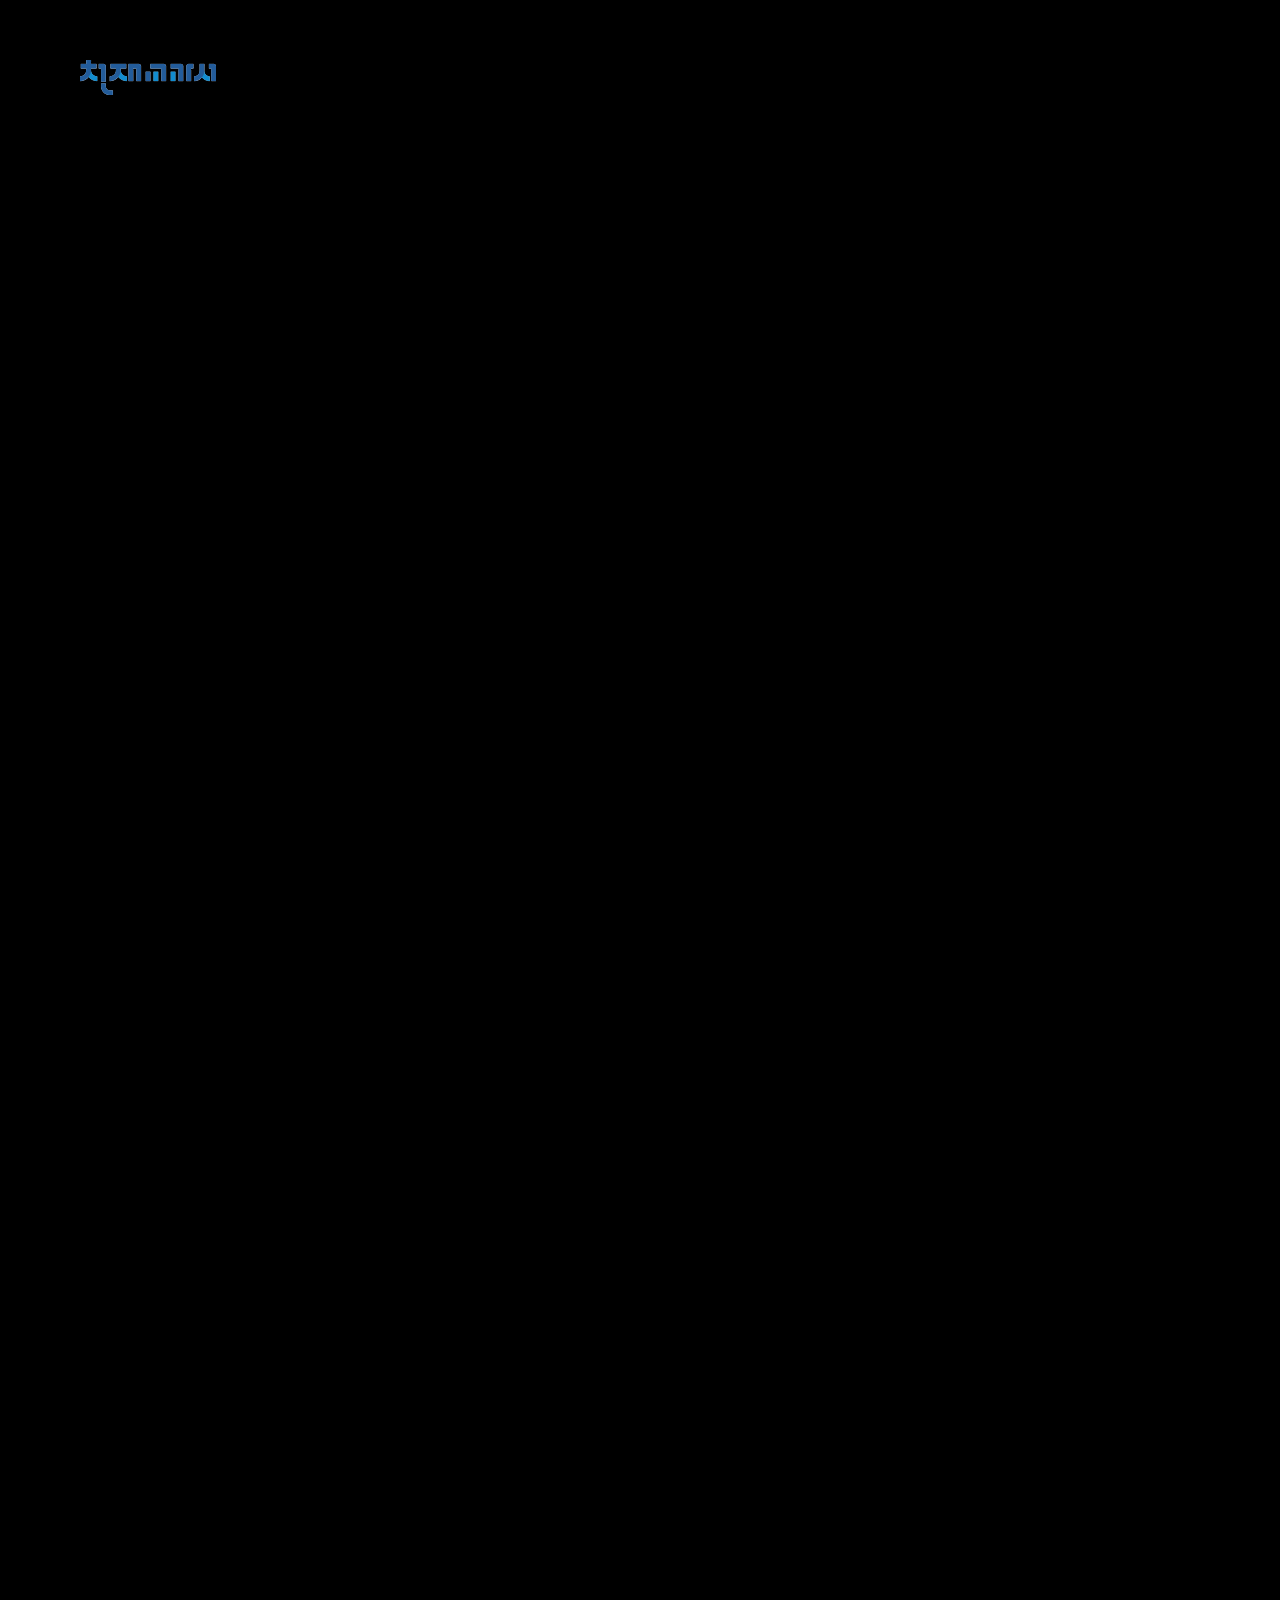
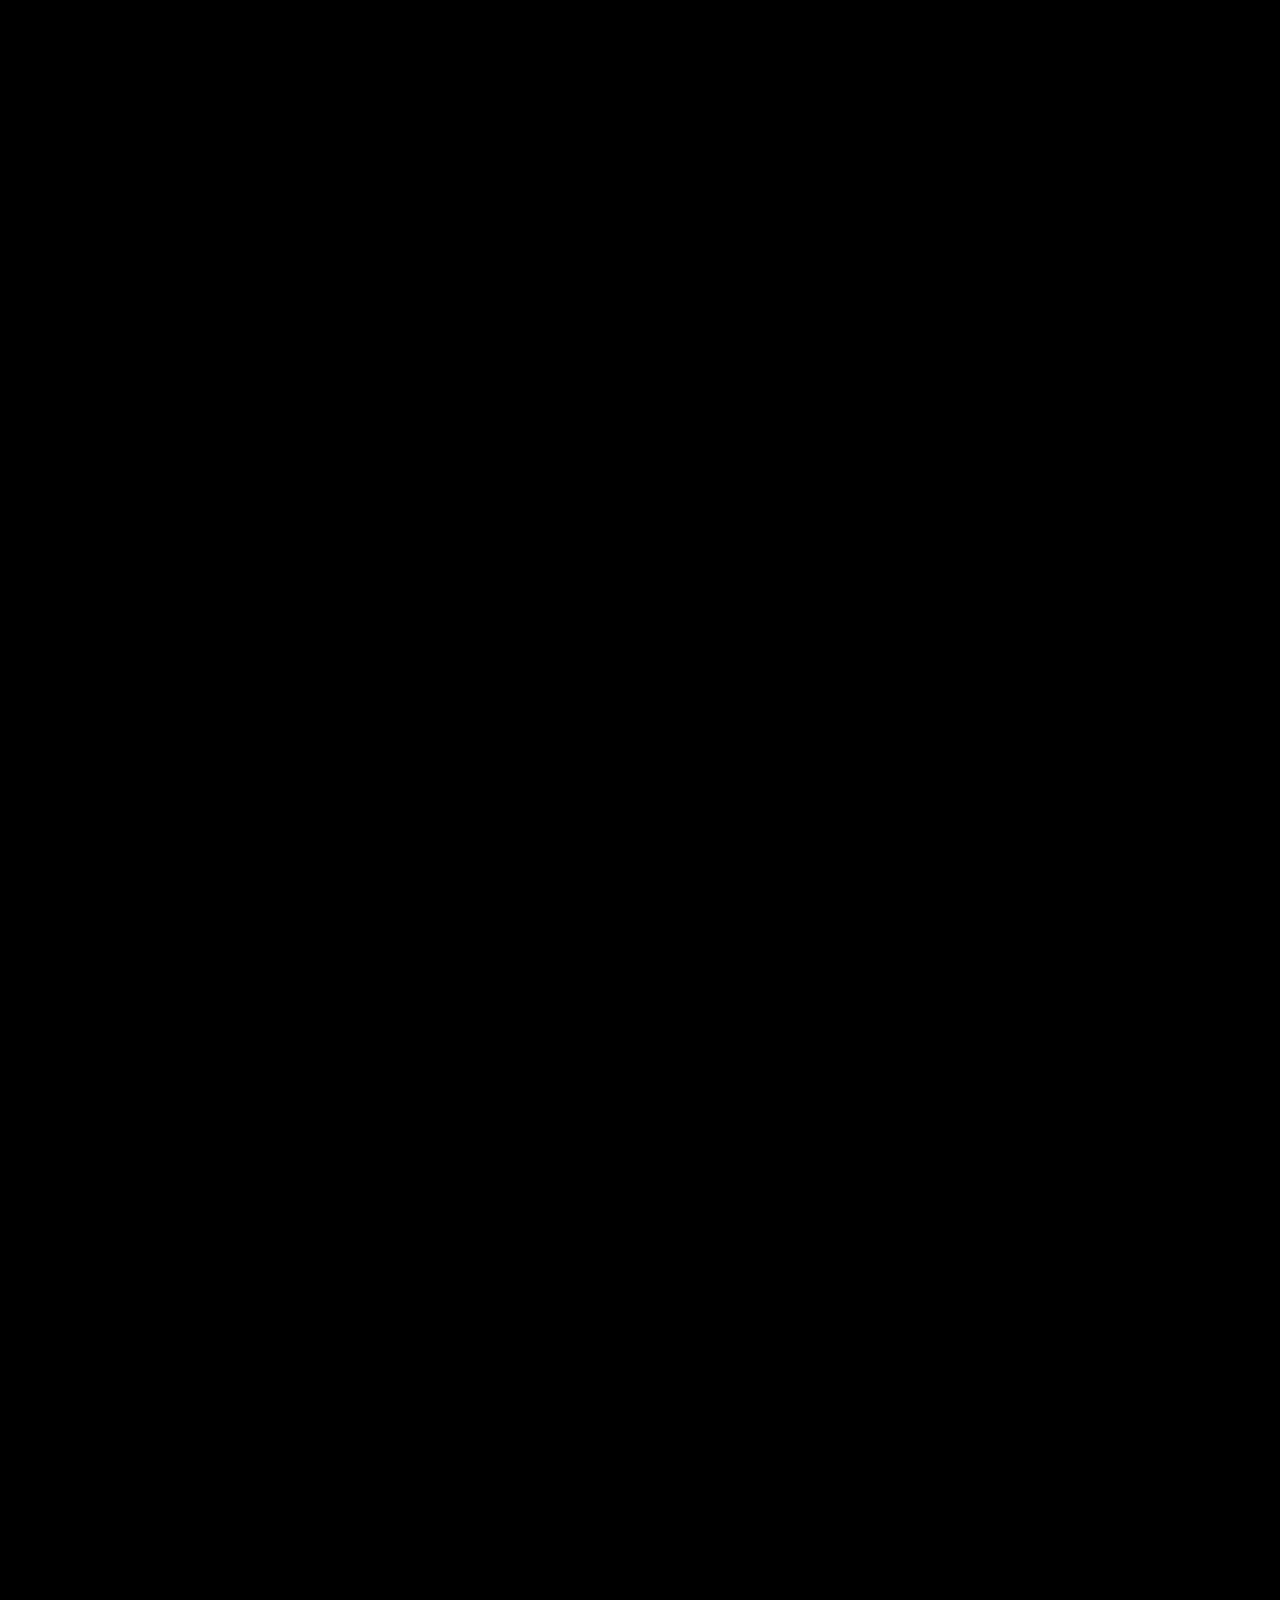
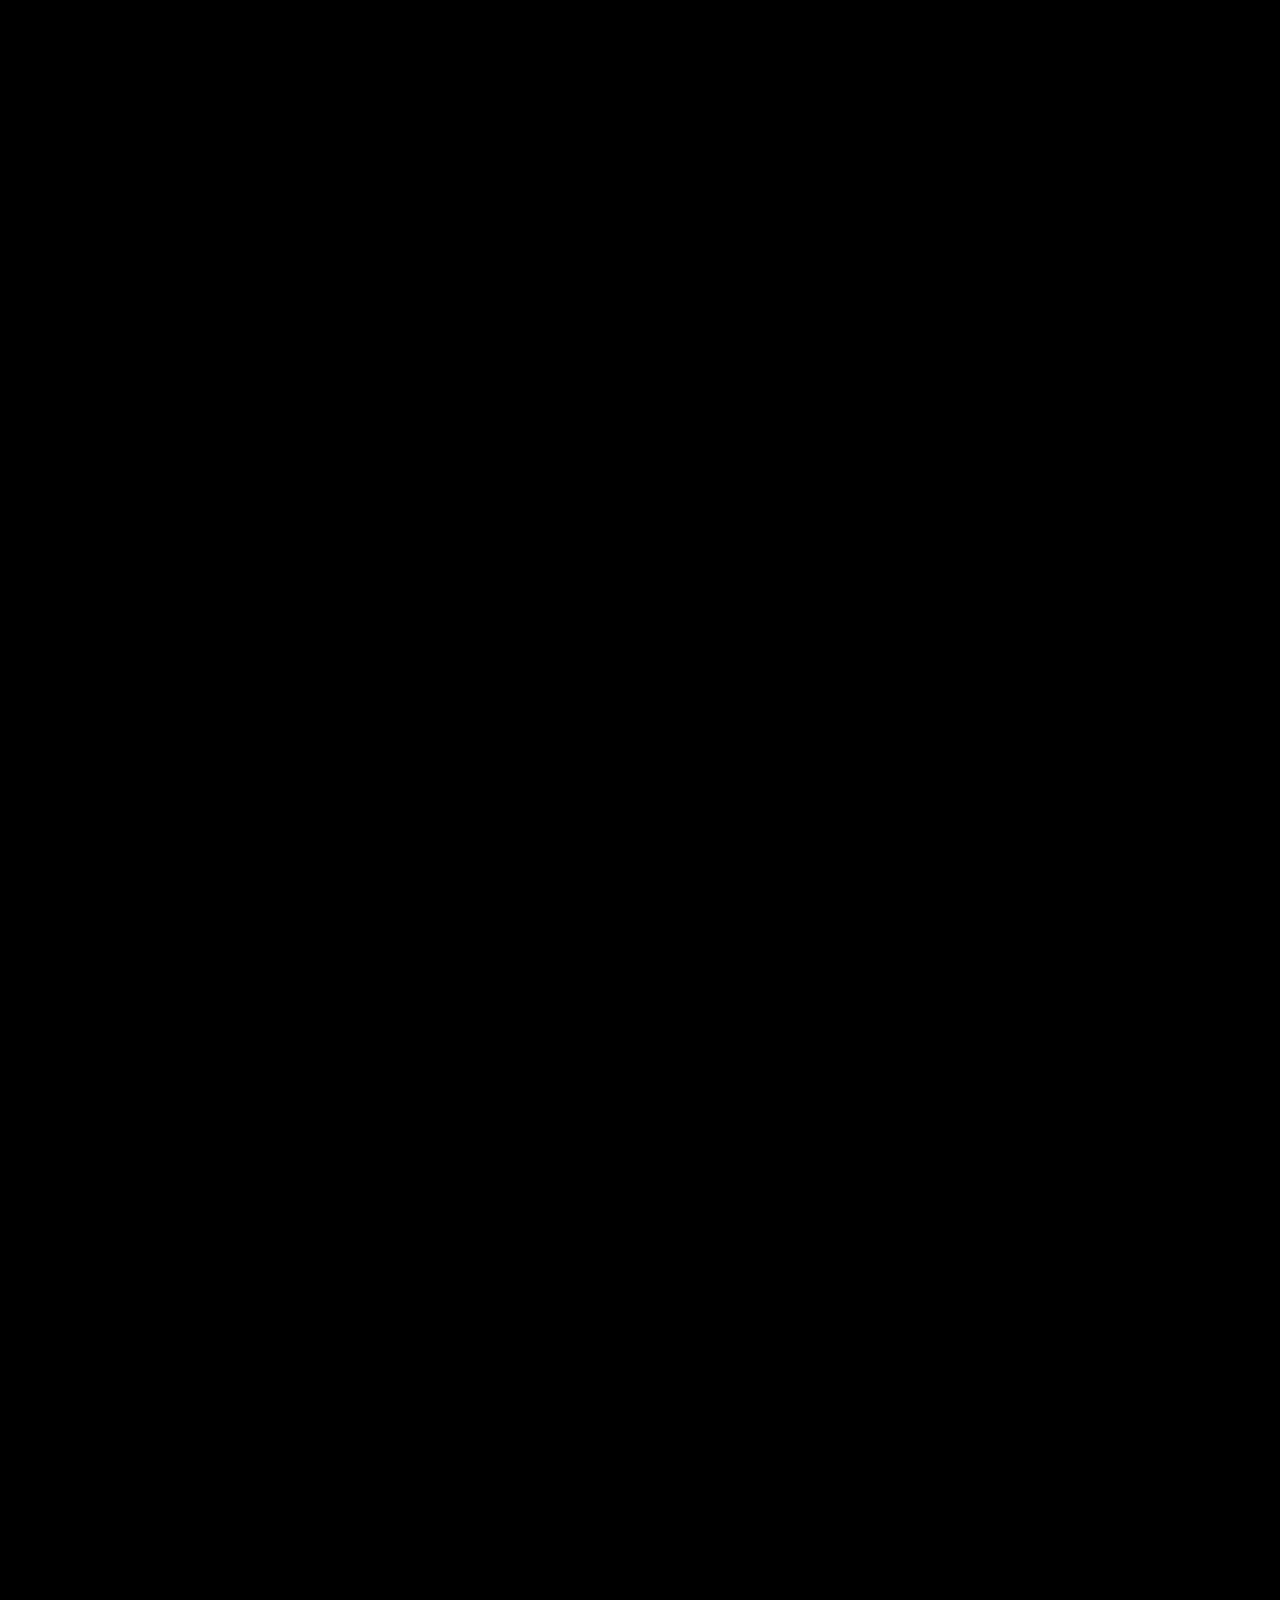
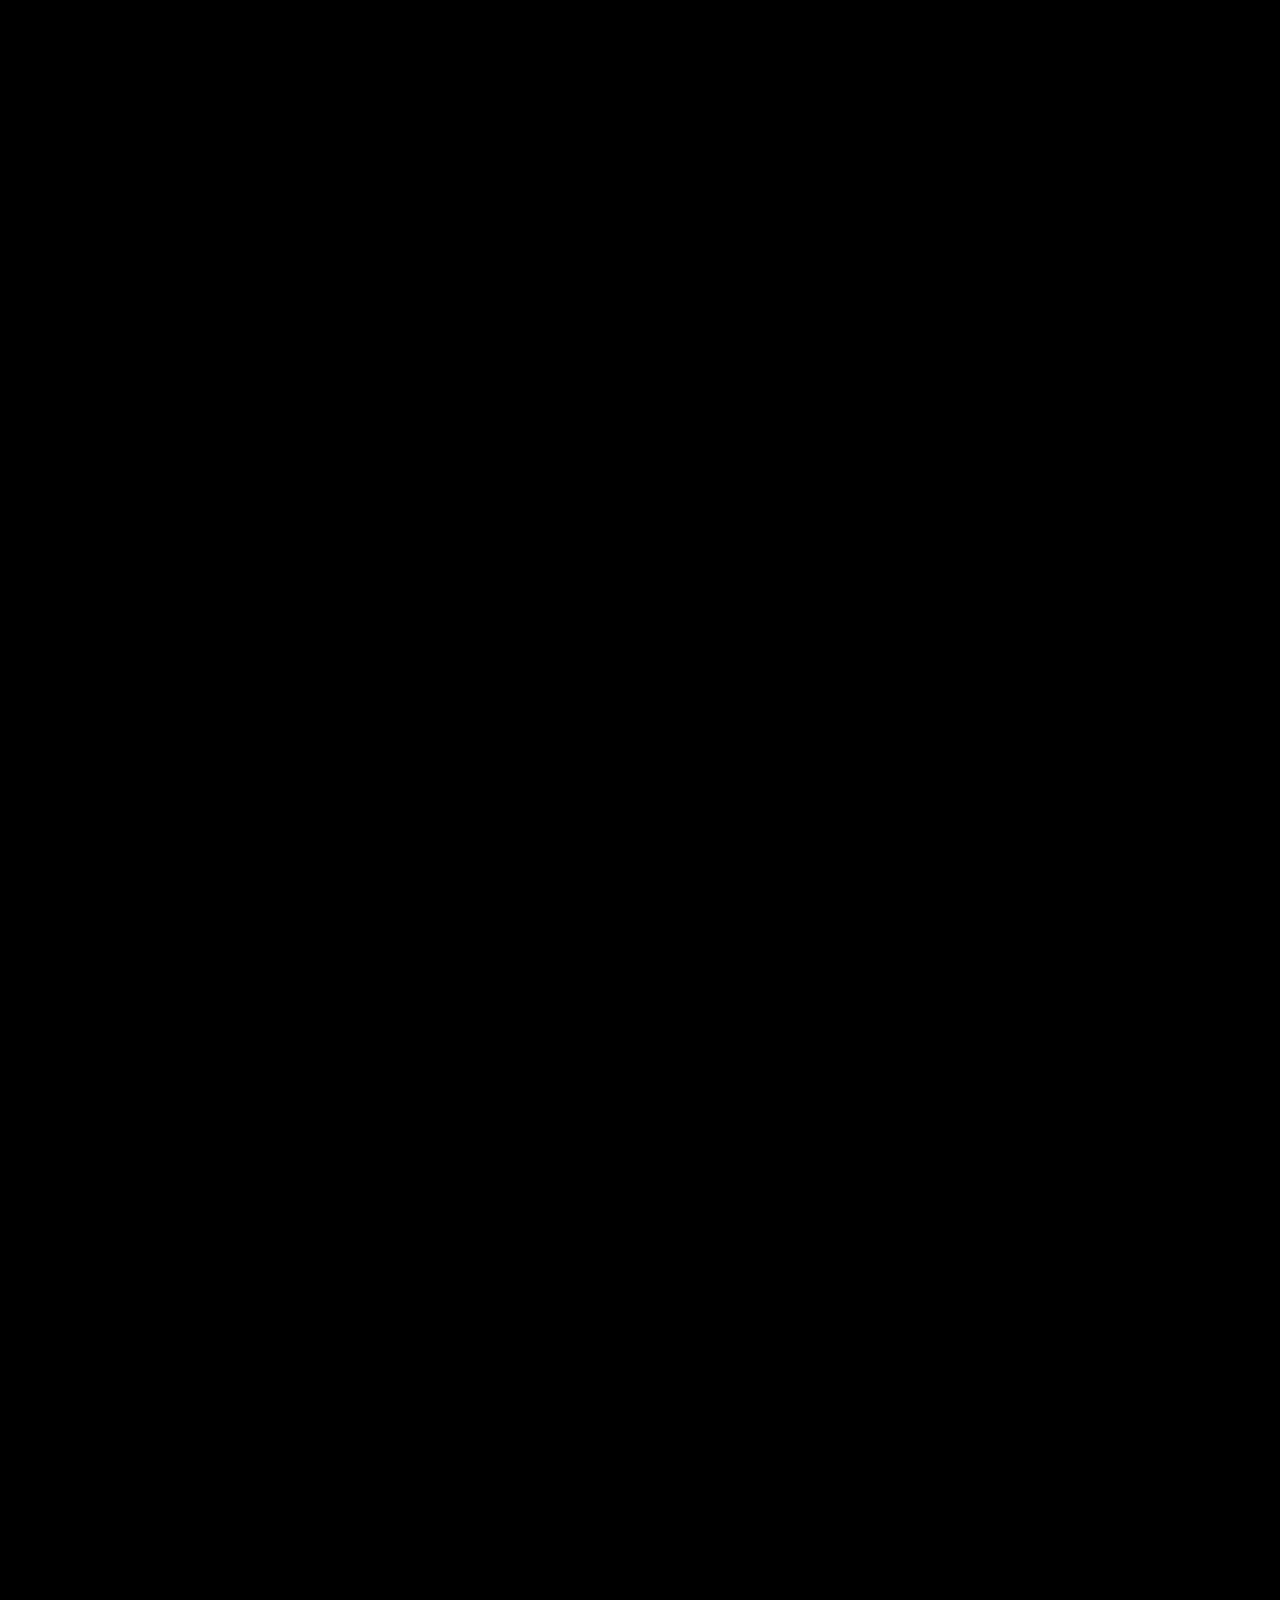
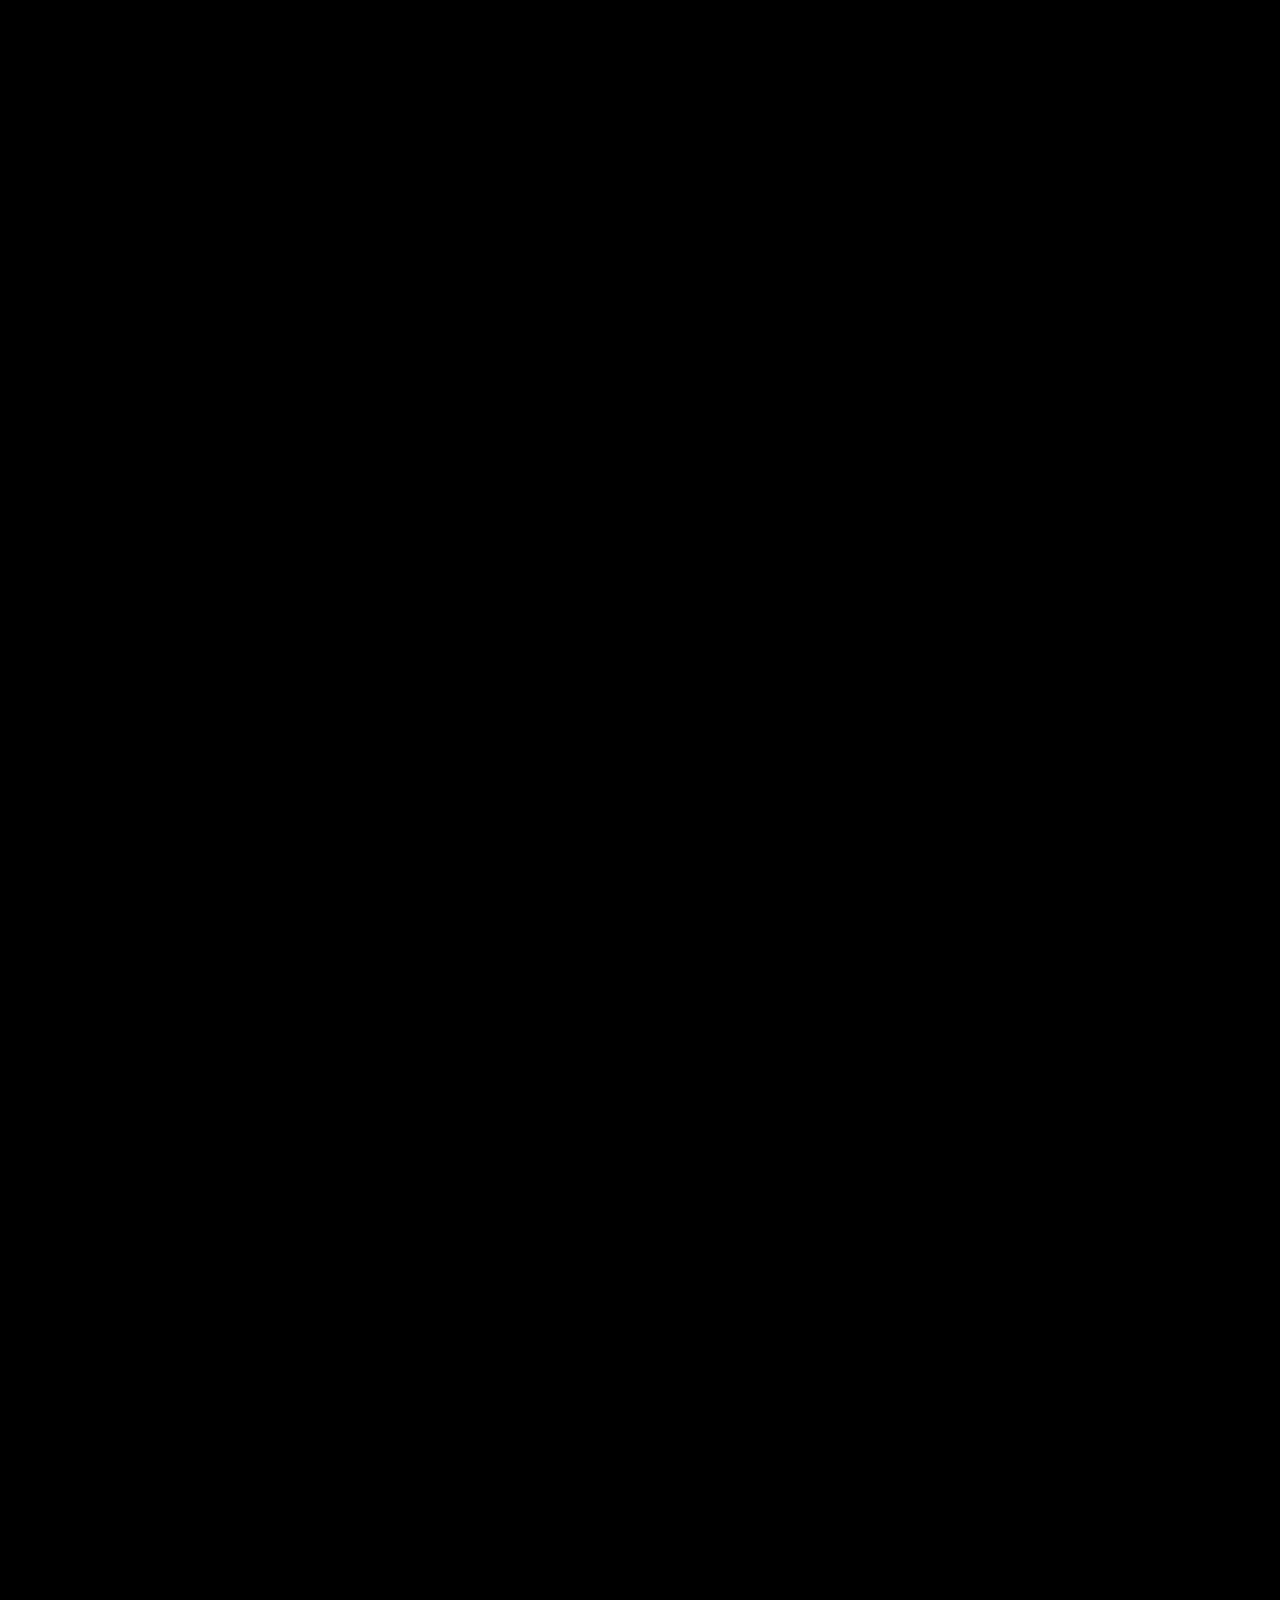
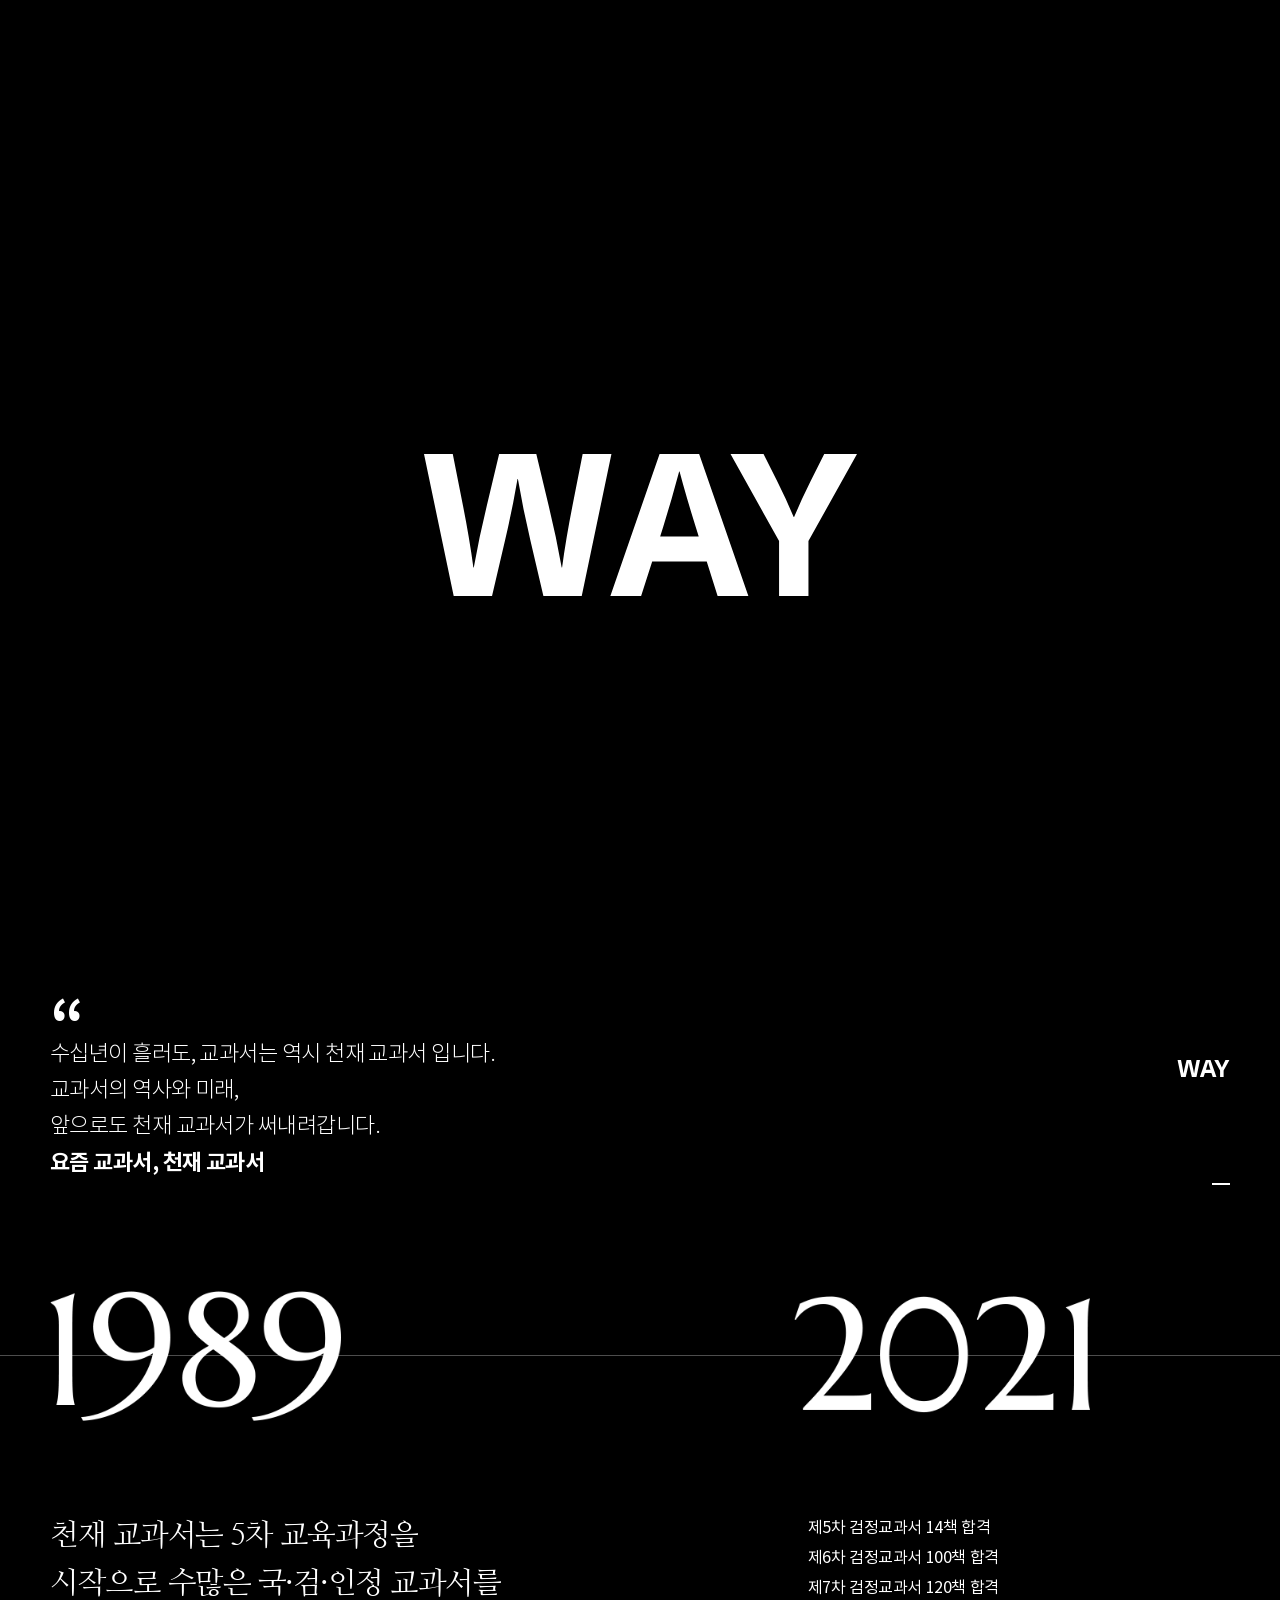
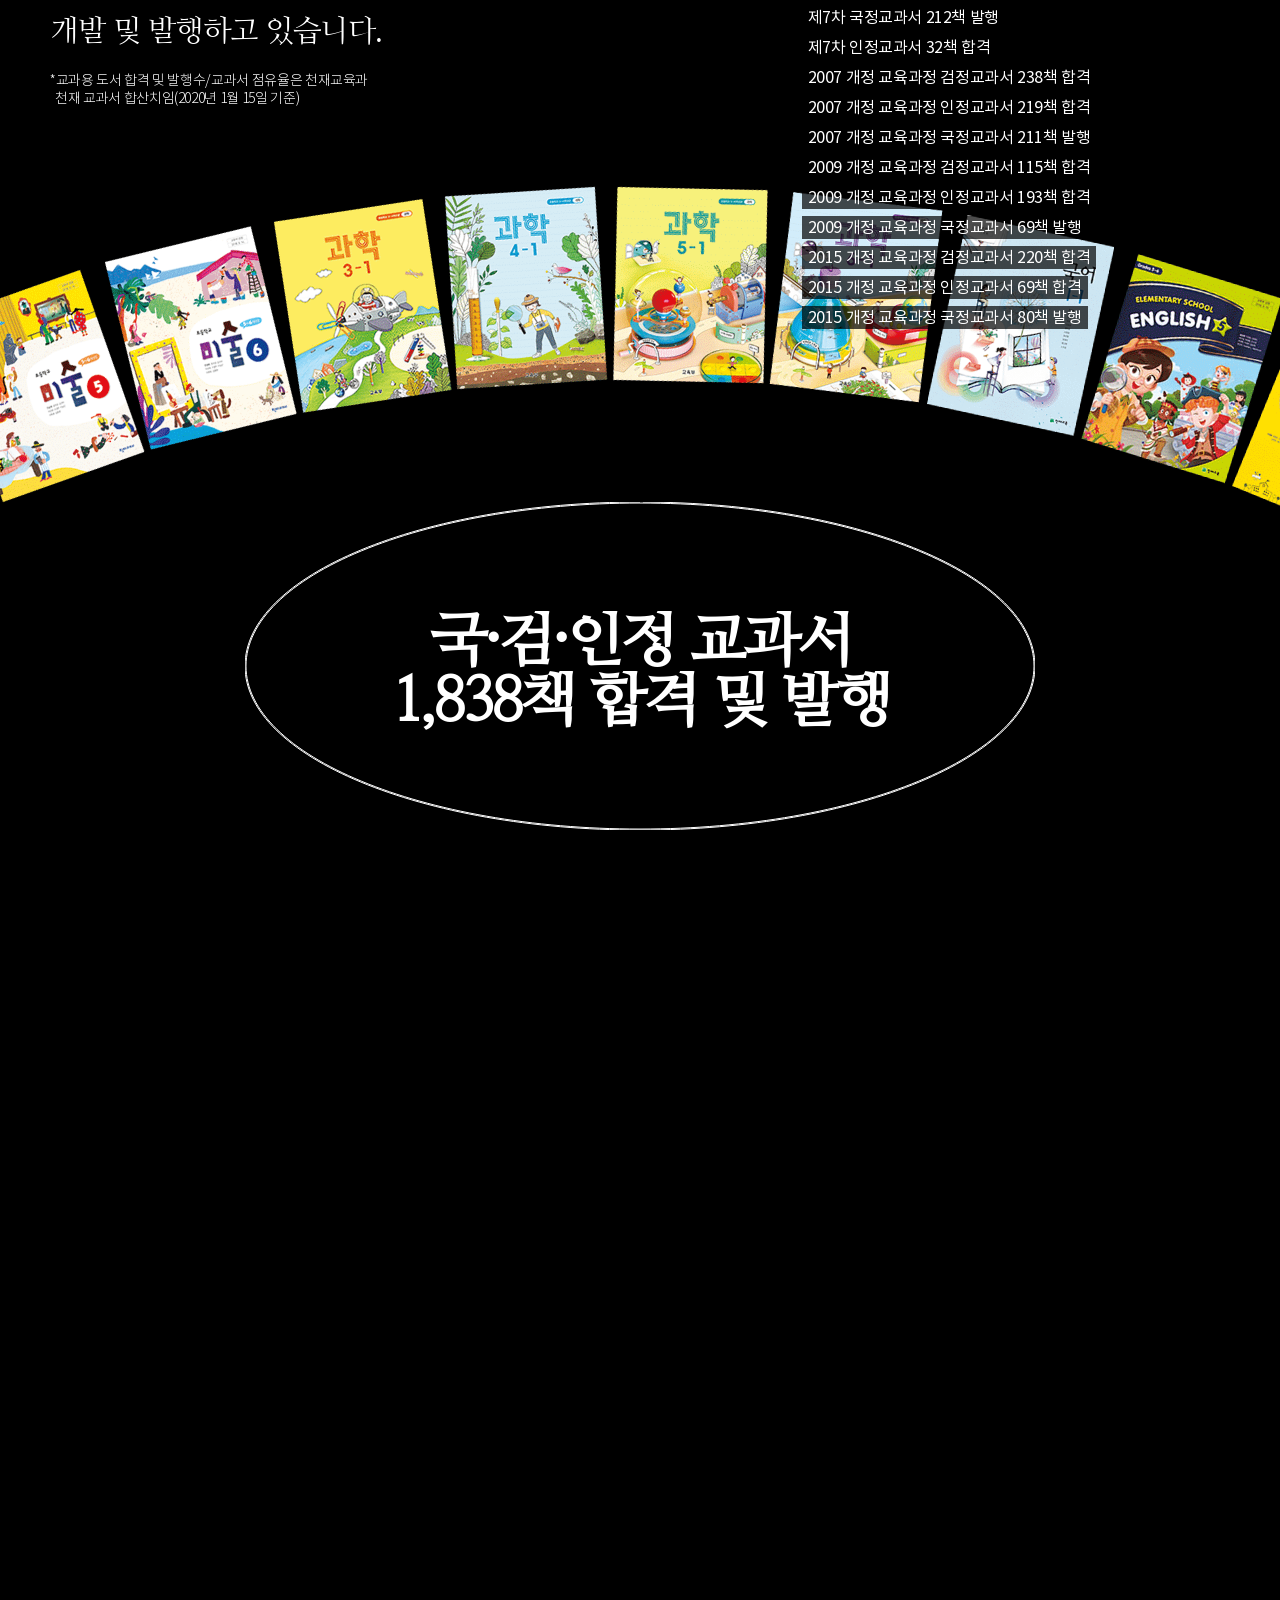
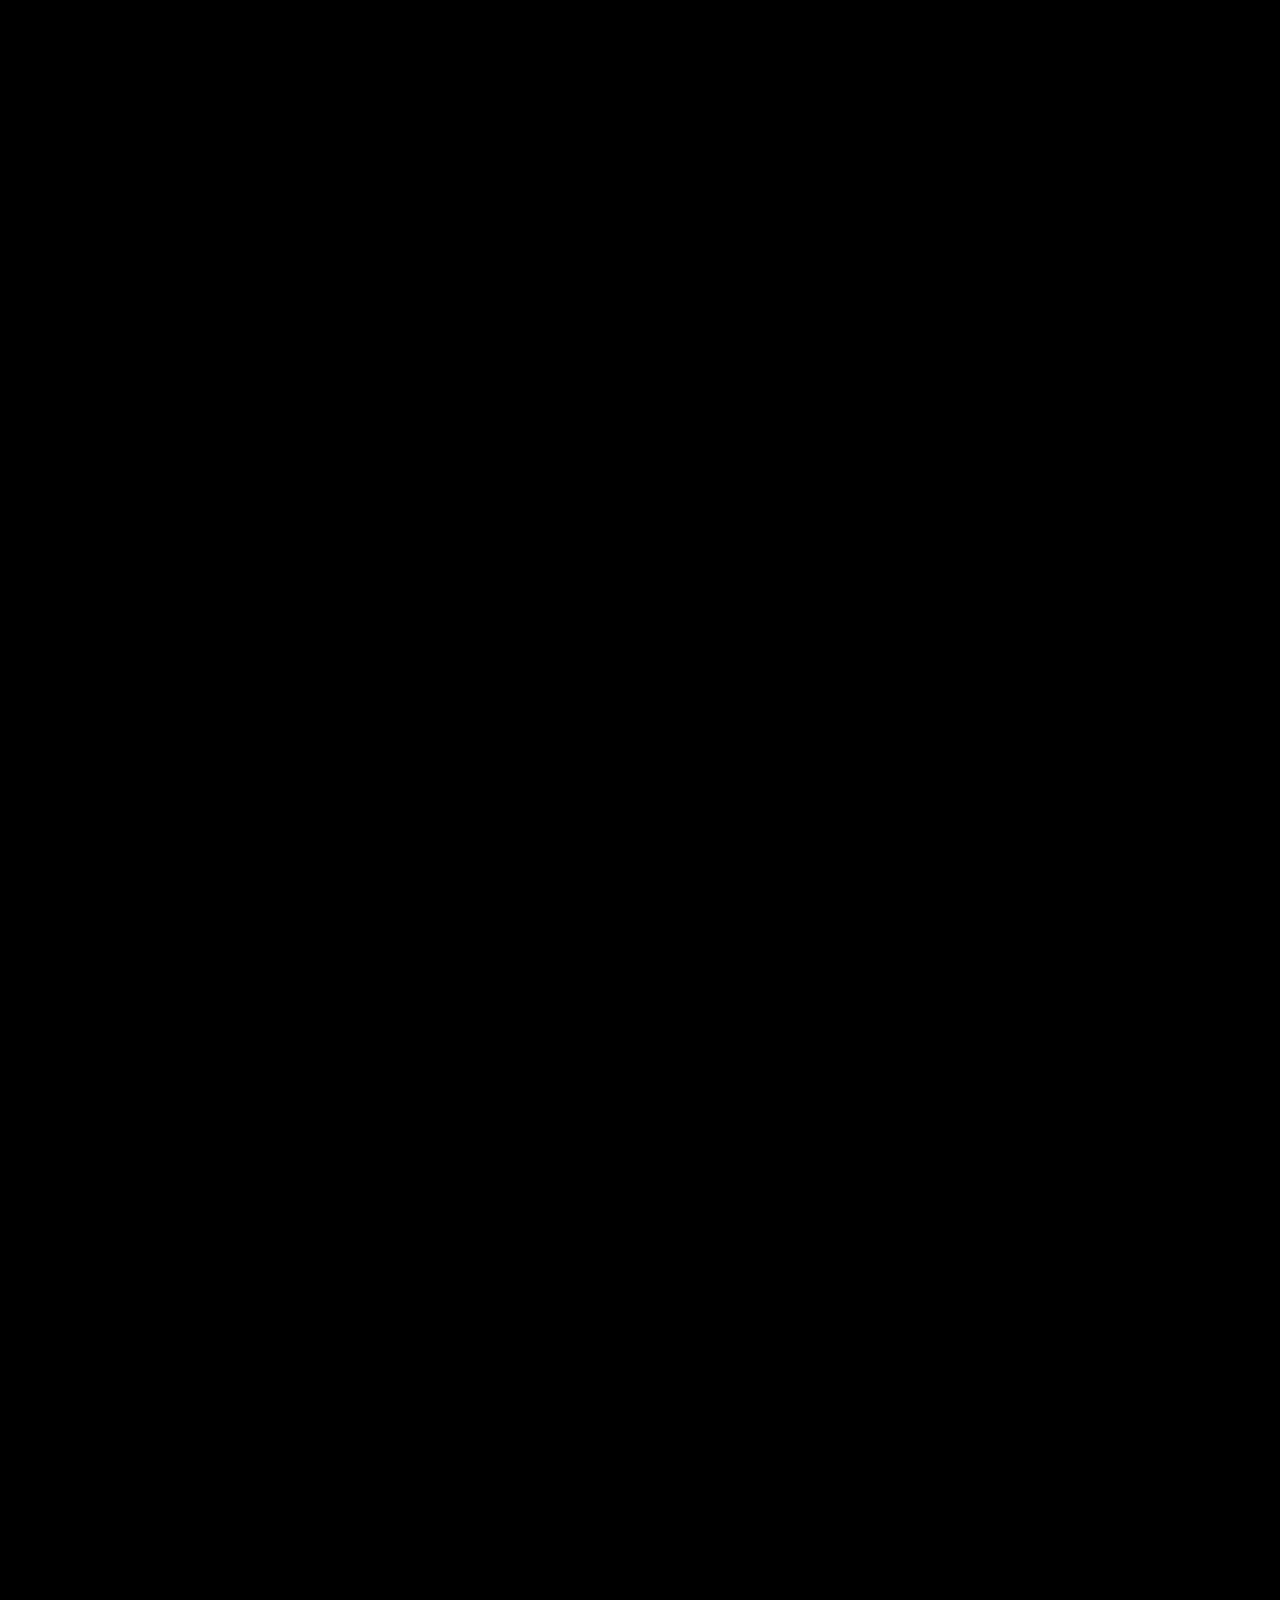
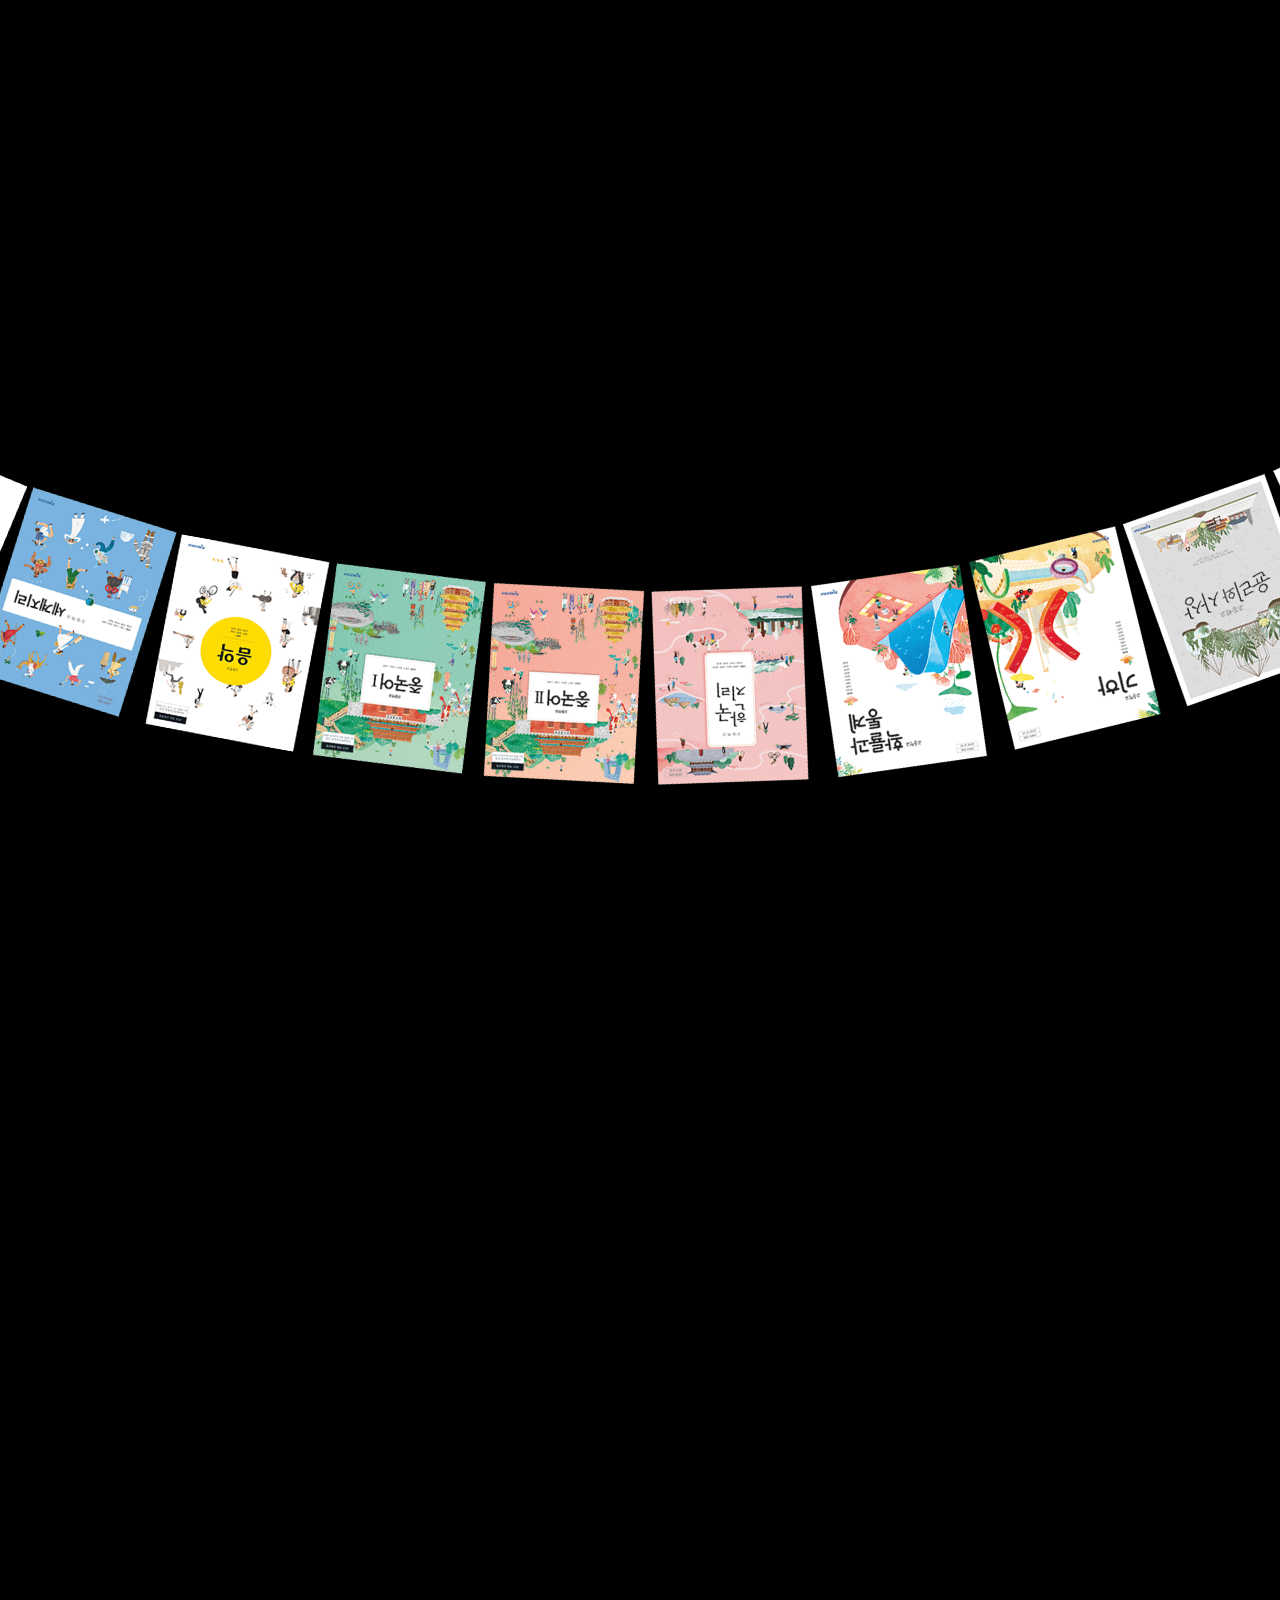
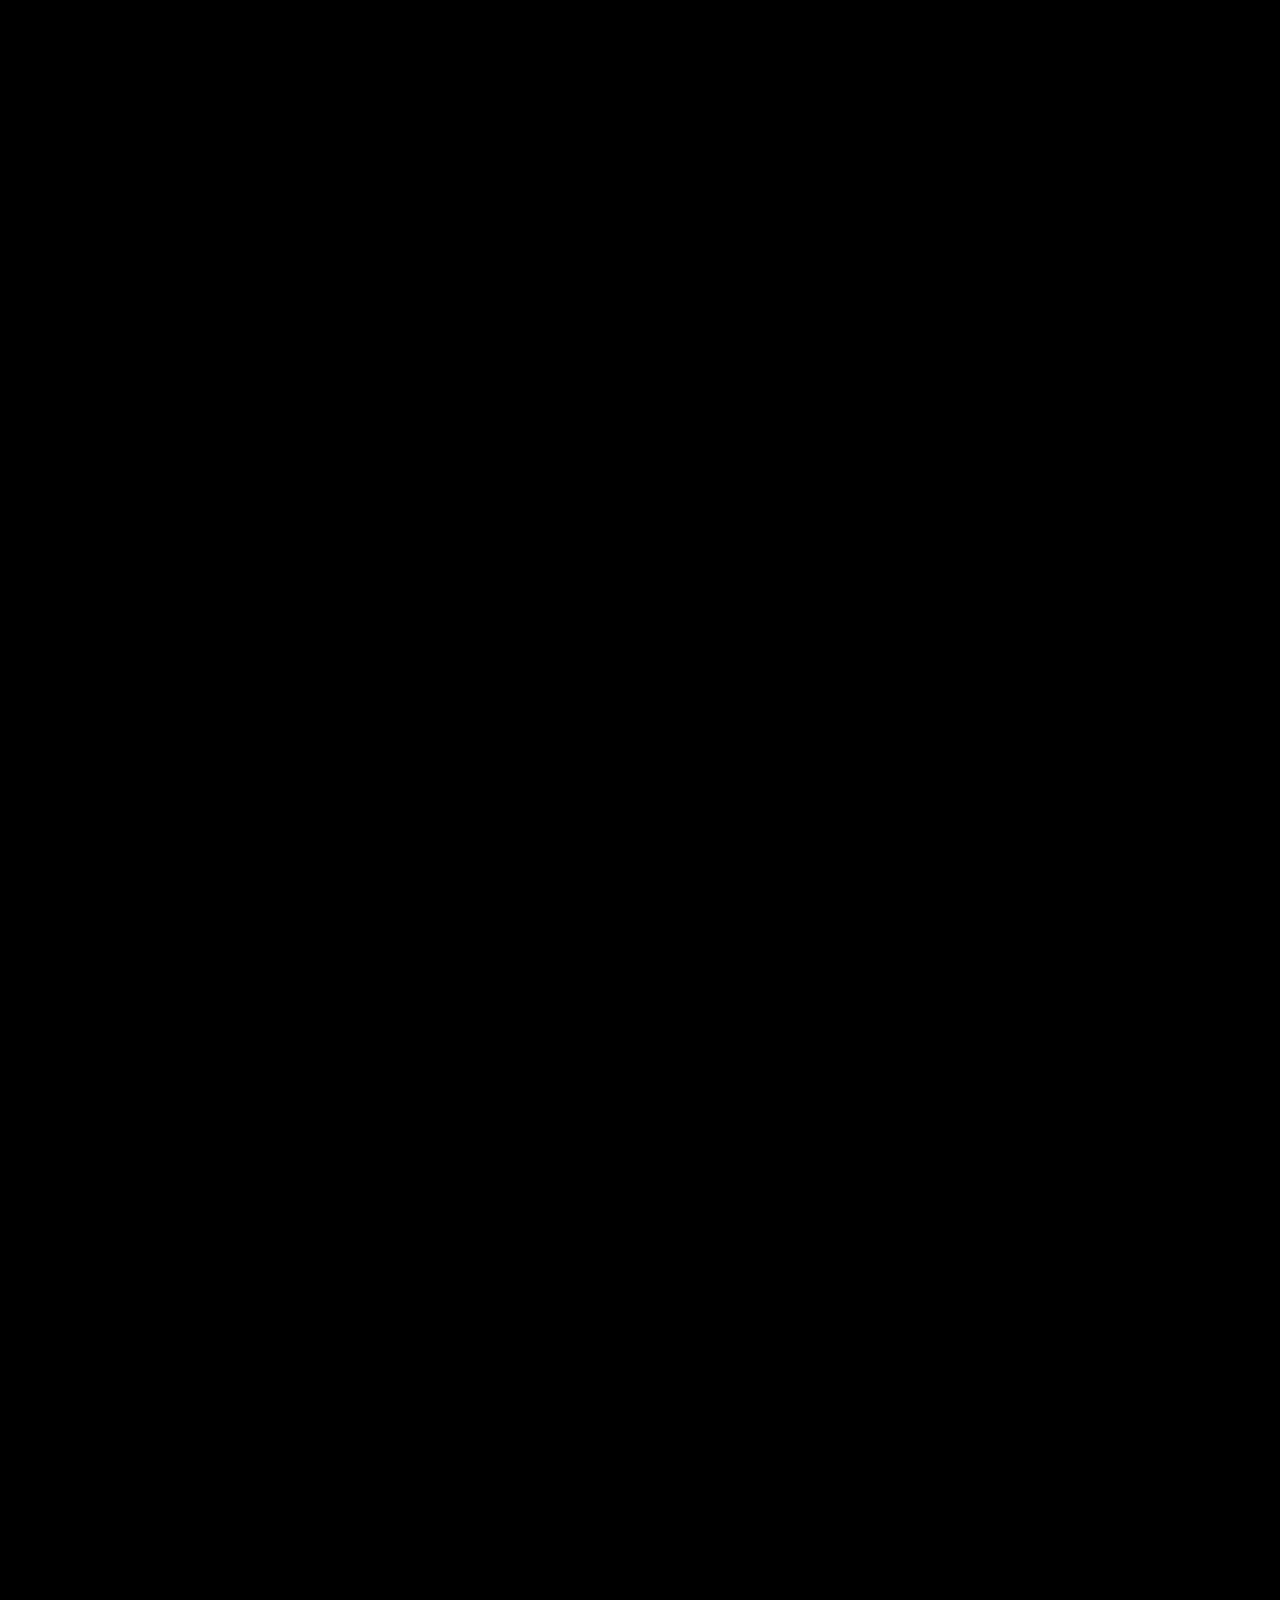
<file: index.html>
<!DOCTYPE html>
<html>
<head>
	<meta charset="UTF-8">
	<meta name="viewport" content="width=device-width, initial-scale=1.0,maximum-scale=1.0, minimum-scale=1.0, user-scalable=no" />
	<meta http-equiv="X-UA-Compatible" content="ie=edge,chrome=1">
	<meta http-equiv="Content-Type" content="text/html; charset=euc-kr">
	<title>천재 교과서</title>
	<link rel="preload" href="./css/fonts/NotoSansKR-Black.woff2" as="font" type="font/woff2" crossorigin>
	<link rel="preload" href="./css/fonts/NotoSansKR-Bold.woff2" as="font" type="font/woff2" crossorigin>
	<link rel="preload" href="./css/fonts/NotoSansKR-Light.woff2" as="font" type="font/woff2" crossorigin>
	<link rel="preload" href="./css/fonts/NotoSansKR-Regular.woff2" as="font" type="font/woff2" crossorigin>
	<link rel="preload" href="./css/fonts/NanumMyeongjo.woff" as="font" type="font/woff" crossorigin>
	<link rel="icon" href="./images/common/favicon.ico" />
	<link rel="stylesheet" href="./css/common.css">
	<link rel="stylesheet" href="./css/main.css">
	<script src="./js/jquery-1.11.1.min.js"></script>
</head>
<body class="before-load">
	<div class="loading"><svg class="loading-circle"><circle cx="50%" cy="50%" r="25"></circle></svg></div>

	<!-- container -->
	<div class="container">
		<!-- header -->
		<header class="header hintro">
			<h1 class="logo"><a href="https://www.chunjaetext.co.kr/" target="_blank" alt="천재 교과서"></a></h1>
			<div class="center_link">
				<a href="index.html" class="on">천재 교과서</a>
				<a href="tsherpa.html">T셀파</a>
				<a href="milkt.html">밀크T</a>
			</div>
			<div class="right_link">
				<a href="https://mall.chunjaetext.co.kr/" target="_blank">교과서 구매</a>
				<a href="javascript:void(0)" class="btn"></a>
			</div>			
		</header>

		<!-- popnav -->
		<nav class="sub_nav">
			<span class="closebtn"></span>
			<div class="nav_box">
				<div class="in">
					<div class="leftbox">
						<div class="linkbox">
							<span><em>교과서를 더 새롭게, 요즘 교과서</em></span><br/>
							<a href="index.html"><em>천재 교과서</em></a>							
						</div>
						<div class="linkbox">
							<span><em>무료 교수학습지원</em></span><br/>
							<a href="tsherpa.html"><em>T셀파</em></a>
						</div>
						<div class="linkbox">
							<span><em>개인 맞춤형 스마트 학습</em></span><br/>
							<a href="milkt.html"><em>밀크T</em></a>
						</div>								
					</div>
					<div class="rightbox">
						<a href="https://mall.chunjaetext.co.kr/" target="_blank"><em>교과서 구매</em></a>
						<a href="http://www.tsherpa.co.kr/" target="_blank"><em>T셀파 바로가기</em></a>
						<a href="http://www.milkt.co.kr/" target="_blank"><em>밀크T 바로가기</em></a>						
					</div>
				</div>
			</div>
		</nav>

		<!-- intro -->
		<div class="intro">
			<span class="wh top"></span>
			<span class="wh right"></span>
			<span class="wh left"></span>
			<span class="wh bottom"></span>
			<div class="circle"><object type="image/svg+xml" data="./images/main/circle_svg.svg" class="circle_txt">현재 브라우저는 iframe을 지원하지 않습니다.</object></div>
			<div class="text"><p><em>더 새롭게.</em></p></div>
			<div class="scroll"><p alt="SCROLL"></p><span></span></div>
		</div>

		<!-- contents -->
		<section class="scroll-section sec0" id="scroll-section-0">
			<div class="image_wrap">
				<div class="pl_img pg1"></div>
				<div class="pl_img pg2"></div>
				<div class="pl_img pg3"></div>
			</div>							
			<div class="sticky-elem">
				<div class="bigTxtbox">
					<h2><em>교과서를 더 새롭게.</em></h2>
					<h2><em>천재 교과서</em></h2>
					<p><em>요즘 아이들ㆍ요즘 선생님을 위한 요즘 교과서,</em></p>
					<p><em>천재 교과서가 만듭니다.</em></p>
				</div>
			</div>
		</section>

		<section class="scroll-section" id="scroll-section-1">
			<div class="movie_wrap">
				<video class="video1" muted="muted" loop="loop" title="" webkit-playsinline="" playsinline="" >
					<source src="./images/main/movie_1.mp4" type="video/mp4" >
				</video>
				<span class="dim"></span>
			</div>
			<div class="sticky-elem bigTxtbox">
				<h2><em>대한민국 교과서의 리더,</em></h2>
				<h2><em>천재 교과서</em></h2>
				<p><em>교육 현장에 있는 학생과 선생님을 가장 먼저 생각하는 교과서.</em></p>
				<p><em>학생이 재미있게 배우고, 선생님이 쉽게 가르칠 수 있는 교과서.</em></p>
				<p><em>교육 트렌드를 파악하고 미래를 반영하는 교과서.</em></p>
				<p><em>요즘 교과서, 천재 교과서입니다.</em></p>
				<p><em class="btn movclick">영상 보기</em></p>
			</div>
		</section>

		<section class="scroll-section" id="scroll-section-2">
			<div class="image_wrap">
				<div class="pl_img pg1"></div>
				<div class="pl_img pg2"></div>
				<div class="pl_img pg3"></div>
				<div class="pl_img pg4"></div>
			</div>
			<div class="sticky-elem sec2_st1 titlebox">
				<h2><object type="image/svg+xml" data="./images/common/weAre.svg" alt="WE ARE"></object></h2>
			</div>
			<div class="sticky-elem sec2_st2">
				<div class="inner">
					<div class="toptxt">
						변화하는 학습자의 성향, <br/>
						새로워지는 교육 현장에서도<br/>
						천재 교과서는 언제나 준비되어있습니다.<br/>
						<strong>요즘 교과서, 천재 교과서</strong>
					</div>
					<div class="righttop" alt="WE ARE"></div>
					<div class="rightbot"><span>01</span>04</div>
					<div class="midtxt">
						<div class="txtbox tb1">
							<h3><em>교육 과정을</em></h3>
							<h3><em>가장 잘 <span>반영</span>한 교과서</em></h3>
							<p><em>천재 교과서는 대한민국 교육과정과 시대의 특성을 충실히 반영하여,</em></p>
							<p><em>각 학년별ㆍ과목별 학습에 필요한 기본능력을 배양할 수 있습니다.</em></p>
						</div>
						<div class="txtbox tb2">
							<h3><em>창의적인 콘텐츠로</em></h3>
							<h3><em><span>재미</span>있는 교과서</em></h3>
							<p><em>캐릭터/스토리텔링 등을 적극 활용, 쉽고 재미있는 교과서를 만들고 있습니다.</em></p>
							<p><em>학생들의 흥미와 호기심을 자극하는 콘텐츠로 융합적인 사고력을 향상합니다.</em></p>
						</div>
						<div class="txtbox tb3">
							<h3><em>다양한 학습 부록으로</em></h3>
							<h3><em><span>생동감</span> 넘치는 교과서</em></h3>
							<p><em>영상, 교구 등으로 활동적 학습을 익혀온 요즘 학생들의 성향을 고려하여</em></p>
							<p><em>단순히 텍스트 위주의 교과 학습보다는 다양한 학습 부록으로 입체적 수업을 추구합니다.</em></p>
						</div>
						<div class="txtbox tb4">
							<h3><em>수업 현장의 목소리를 담아</em></h3>
							<h3><em>수업이 <span>편한</span> 교과서</em></h3>
							<p><em>선생님들의 좀 더 편하고 효율적인 교습을 위해 도서와 전자저작물을 풍부하게 제공합니다.</em></p>
							<p><em>수업 내용을 한눈에 파악할 수 있는 지도서와 멀티미디어 자료,</em></p>
							<p class="last"><em>충분한 평가 문항으로 쌍방향 수업 진행에 최적화된 교과서를 제작합니다.</em></p>
						</div>
					</div>
				</div>
			</div>
		</section>

		<section class="scroll-section" id="scroll-section-3">
			<div class="sticky-elem sec3_st1 titlebox">
				<h2><object type="image/svg+xml" data="./images/common/way.svg">WAY</object></h2>
			</div>
			<div class="sticky-elem sec3_st2">
				<div class="inner">
					<div class="toptxt">
						수십년이 흘러도, 교과서는 역시 천재 교과서 입니다.<br/>
						교과서의 역사와 미래,<br/>
						앞으로도 천재 교과서가 써내려갑니다.<br/>
						<strong>요즘 교과서, 천재 교과서</strong>
					</div>					
					<div class="lefttxt">
						<h3><em><object type="image/svg+xml" data="./images/main/1989.svg">1989</object></em></h3>
						<p><em>천재 교과서는 5차 교육과정을</em></p>
						<p><em>시작으로 수많은 국·검·인정 교과서를 </em></p>
						<p><em>개발 및 발행하고 있습니다.</em></p>
						<p class="sm"><em>*교과용 도서 합격 및 발행수/교과서 점유율은 천재교육과 <br/><span>천재 교과서 합산치임(2020년 1월 15일 기준)</span></em></p>
					</div>
					<div class="righttxt">
						<div class="righttop" alt="WAY"></div>
						<h3>
							<div class="upbox">
								<em><object type="image/svg+xml" data="./images/main/2021.svg">2021</object></em>
							</div>
						</h3>
						<p><em>제5차 검정교과서 14책 합격</em></p>
						<p><em>제6차 검정교과서 100책 합격</em></p>
						<p><em>제7차 검정교과서 120책 합격</em></p>
						<p><em>제7차 국정교과서 212책 발행</em></p>
						<p><em>제7차 인정교과서 32책 합격</em></p>
						<p><em>2007 개정 교육과정 검정교과서 238책 합격</em></p>
						<p><em>2007 개정 교육과정 인정교과서 219책 합격</em></p>
						<p><em>2007 개정 교육과정 국정교과서 211책 발행</em></p>
						<p><em>2009 개정 교육과정 검정교과서 115책 합격</em></p>
						<p><em>2009 개정 교육과정 인정교과서 193책 합격</em></p>
						<p><em>2009 개정 교육과정 국정교과서 69책 발행</em></p>
						<p><em>2015 개정 교육과정 검정교과서 220책 합격</em></p>
						<p><em>2015 개정 교육과정 인정교과서 69책 합격</em></p>
						<p><em>2015 개정 교육과정 국정교과서 80책 발행</em></p>
					</div>					
				</div>				
			</div>
			<div class="sticky-elem sec3_st3">
				<div class="round"><span class="in"></span></div>
				<div class="inner">
					<div class="centxt ct1">
						<h3><em>초·중·고 교과서</em></h3>
						<h3><em>점유율 1위</em></h3>
						<p><em>[초등]1위 26.8% [중학]1위 23.0% [고등]1위 18.7%</em></p>
					</div>
					<div class="centxt ct2">
						<h3><em>국·검·인정 교과서</em></h3>
						<h3><em>1,838책 합격 및 발행</em></h3>
					</div>
					<span><svg class="circle" xmlns="http://www.w3.org/2000/svg" width="790" height="328" viewBox="0 0 790 328" fill="none" x="0px" y="0px" xml:space="preserve"><path style="fill:none;stroke:#fff;" d="M395,1C612.25,1,789,74.12,789,164S612.25,327,395,327,1,253.88,1,164,177.75,1,395,1m0-1C176.85,0,0,73.43,0,164S176.85,328,395,328s395-73.43,395-164S613.15,0,395,0Z" /></svg></span>
				</div>
			</div>
		</section>

		<section class="scroll-section" id="scroll-section-4">
			<div class="image_wrap">
				<div class="pl_img pg1"></div>
				<div class="pl_img pg2"></div>
				<div class="pl_img pg3"></div>
			</div>
			<div class="sticky-elem sec4_st1 titlebox">
				<h2><object type="image/svg+xml" data="./images/common/why.svg">WHY</object></h2>
			</div>
			<div class="sticky-elem sec4_st2">
				<div class="inner">
					<div class="toptxt">
						왜 수업현장에선 천재 교과서여야 할까요?<br/>
						끊임없이 연구하고,<br/>
						수없이 출간한 경험을 믿기 때문입니다.<br/>
						<strong>요즘 교과서, 천재 교과서</strong>
					</div>
					<div class="righttop" alt="WHY"></div>
				</div>
			</div>
			<div class="sticky-elem sec4_st3">
				<div class="inner">
					<div class="topnum"><span>01</span></div>
					<div class="txtbox tb1">
						<h3><em>교과서 점유율 1위의</em></h3>
						<h3><em>교과서 발행 능력</em></h3>
					</div>
					<div class="txtbox tb2">
						<h3><em>깊이 있는 고민과 분석</em></h3>
						<h3><em>교과서 편찬 전문 조직</em></h3>
					</div>
					<div class="txtbox tb3">
						<h3><em>최고의 노하우와 품질</em></h3>
						<h3><em>안정적인 제작 인프라</em></h3>
					</div>
					<div class="txtbox tb4">
						<h3><em>수업을 풍부하고</em></h3>
						<h3><em>재미있게 만드는</em></h3>
						<h3><em>교수지원 서비스</em></h3>
					</div>
				</div>
			</div>
			<div class="sticky-elem sec4_st4">
				<div class="inner">
					<div class="txtbox">
						<p>천재 교과서가 발행 교과서라 하면, <br/>워낙 수업 현장에서 선호하고<br/> 신뢰하는 교과서입니다. <br/>아이들도 재미있게 공부하는 모습을 보면, <br/>가르치는 입장에서도 즐겁게 수업할 수 있어요. <br/>또 T셀파를 통해 수업에 필요한 다양한 <br/>자료를 쉽게 활용 할 수 있어 <br/>수업 준비에도 큰 도움이 되고 있습니다. <br/><span>- 초등학교 교사, 홍 O숙</span></p>
					</div>
					<div class="txtbox">
						<p>천재 교과서는 좀 더 이해하기<br/> 쉽게 설명되어 있는 것 같아요. <br/>혼자 공부할 때도 교과서를<br/> 혼자 예/복습 할 때가 많은데 <br/>개념설명이나 문제 유형도 다양해서<br/> 열심히 공부하고 있어요.<br/><span>- 고등학교 1학년, 오 O목</span></p>
					</div>
					<div class="txtbox">
						<p>요즘 아이들은 저희 때랑 교과서도<br/>많이 다르더라고요.<br/>이론만 설명되어 있는 것이 아니라<br/>아이들의 시각에 맞춰서 캐릭터들이<br/>설명해주니까 더 집중해서 공부 하는<br/>것 같더라고요.  실험같은 것도 직접<br/>해 볼 수 있게 부록도 잘 구성되어<br/>있다는 점이 참 좋아요.<br/><span>- 초4 자녀를 둔 학부모, 이 O정</span></p>
					</div>
				</div>
			</div>
		</section>

		<section class="scroll-section" id="scroll-section-5">
			<div class="sticky-elem">
				<div class="inner">
					<div class="toptxt">
						천재 교과서의 목표는 명확합니다.<br/>
						선생님들이 좀 더 편하고 효과적인 수업을 하는 것.<br/>
						<strong>T셀파는 수업에 필요한 모든 것을 제공합니다.</strong>
					</div>
					<div class="righttop">T셀파</div>
					<div class="midtxt">
						<div class="txtbox">
							<h3><em>수업 준비는, 달라진 <span>T셀파</span></em></h3>
							<h3><em>하나로 완벽하게 끝!</em></h3>
							<p><em>선생님 중심의 메뉴 개편 및 학습 지원</em></p>
							<p><em>교과서를 완벽 반영한 최신 교과 콘텐츠 수록</em></p>
							<p><em>차시창, 평가자료, 티칭보드 등 수업에 필요한 모든 자료 업데이트</em></p>
						</div>
					</div>
					<div class="bottxt">
						<p><a href="http://www.tsherpa.co.kr/" target="_blank" class="txt">교수지원서비스. T셀파</a><a href="http://www.tsherpa.co.kr/" target="_blank" class="gobtn"></a></p>
					</div>
				</div>
			</div>
		</section>

		<section class="scroll-section" id="scroll-section-6">
			<div class="box">
				<div class="sticky-elem sec6_st1">
					<div class="inner">
						<div class="toptxt">
							교육의 기본인 <strong>교과서</strong>부터<br/>미래교육인 <strong>스마트 학습</strong>까지,<br/>대한민국 교육은 역시<br/><strong>천재 교과서</strong>가 이끌어갑니다.
						</div>
					</div>
				</div>
				<div class="sticky-elem sec6_st2">
					<div class="inner">
						<div class="txtbox">
							<p>초·중·고 교과서 점유율 1위<strong>천재 교과서</strong></p>
							<div class="btnbox">
								<a href="index.html">바로가기</a>
							</div>
						</div>
						<div class="txtbox">
							<p>선생님을 위한 모든 것<strong>교수지원서비스, T셀파</strong></p>
							<div class="btnbox">
								<a href="tsherpa.html">바로가기</a>
							</div>
						</div>
						<div class="txtbox">
							<p>요즘아이들 모두 밀크T<strong>스마트 학습, 밀크T</strong></p>
							<div class="btnbox">
								<a href="milkt.html">바로가기</a>
							</div>
						</div>
					</div>
				</div>
			</div>
		</section>

		<!-- footer -->
		<footer class="footer">
			<div class="inner">
				<h1 class="logo"><img src="./images/common/ftlogo.png" alt="천재 교과서" /></h1>
				<div class="info">
					<ul>
						<li>(주)천재 교과서대표: 박정과, 윤문현</li>
						<li>주소: 08517 서울특별시 금천구 디지털로10길 78 (가산동) 가산테라타워</li>
						<li>대표번호 02-3282-2944 ㅣ 천재 교과서 02-3282-8705 ㅣ 밀크T초등 1577-1533 ㅣ 밀크T중학 1522-5533</li>
						<li>사업자 등록번호: 119-81-70643통신판매신고번호: 제 2016-서울금천-1306호[사업자정보확인]부가통신사업신고번호: 016712</li>
					</ul>
					<p>Copyright © 2021 By CHUNJAETEXTBOOK Co.,Ltd All Rights Reserved.</p>
				</div>
			</div>
		</footer>

		<!-- popup -->
		<div class="videopop">
			<span class="closebtn"></span>
			<div class="video">
				<div class="in">
					<img src="./images/main/mov_blank.png" alt="" />
					<div id="video1" ></div>
				</div>
			</div>
		</div>
	</div>
	<!--// container -->	

	<script type="text/javascript" src="./js/main.js"></script>
</body>
</html>
</file>
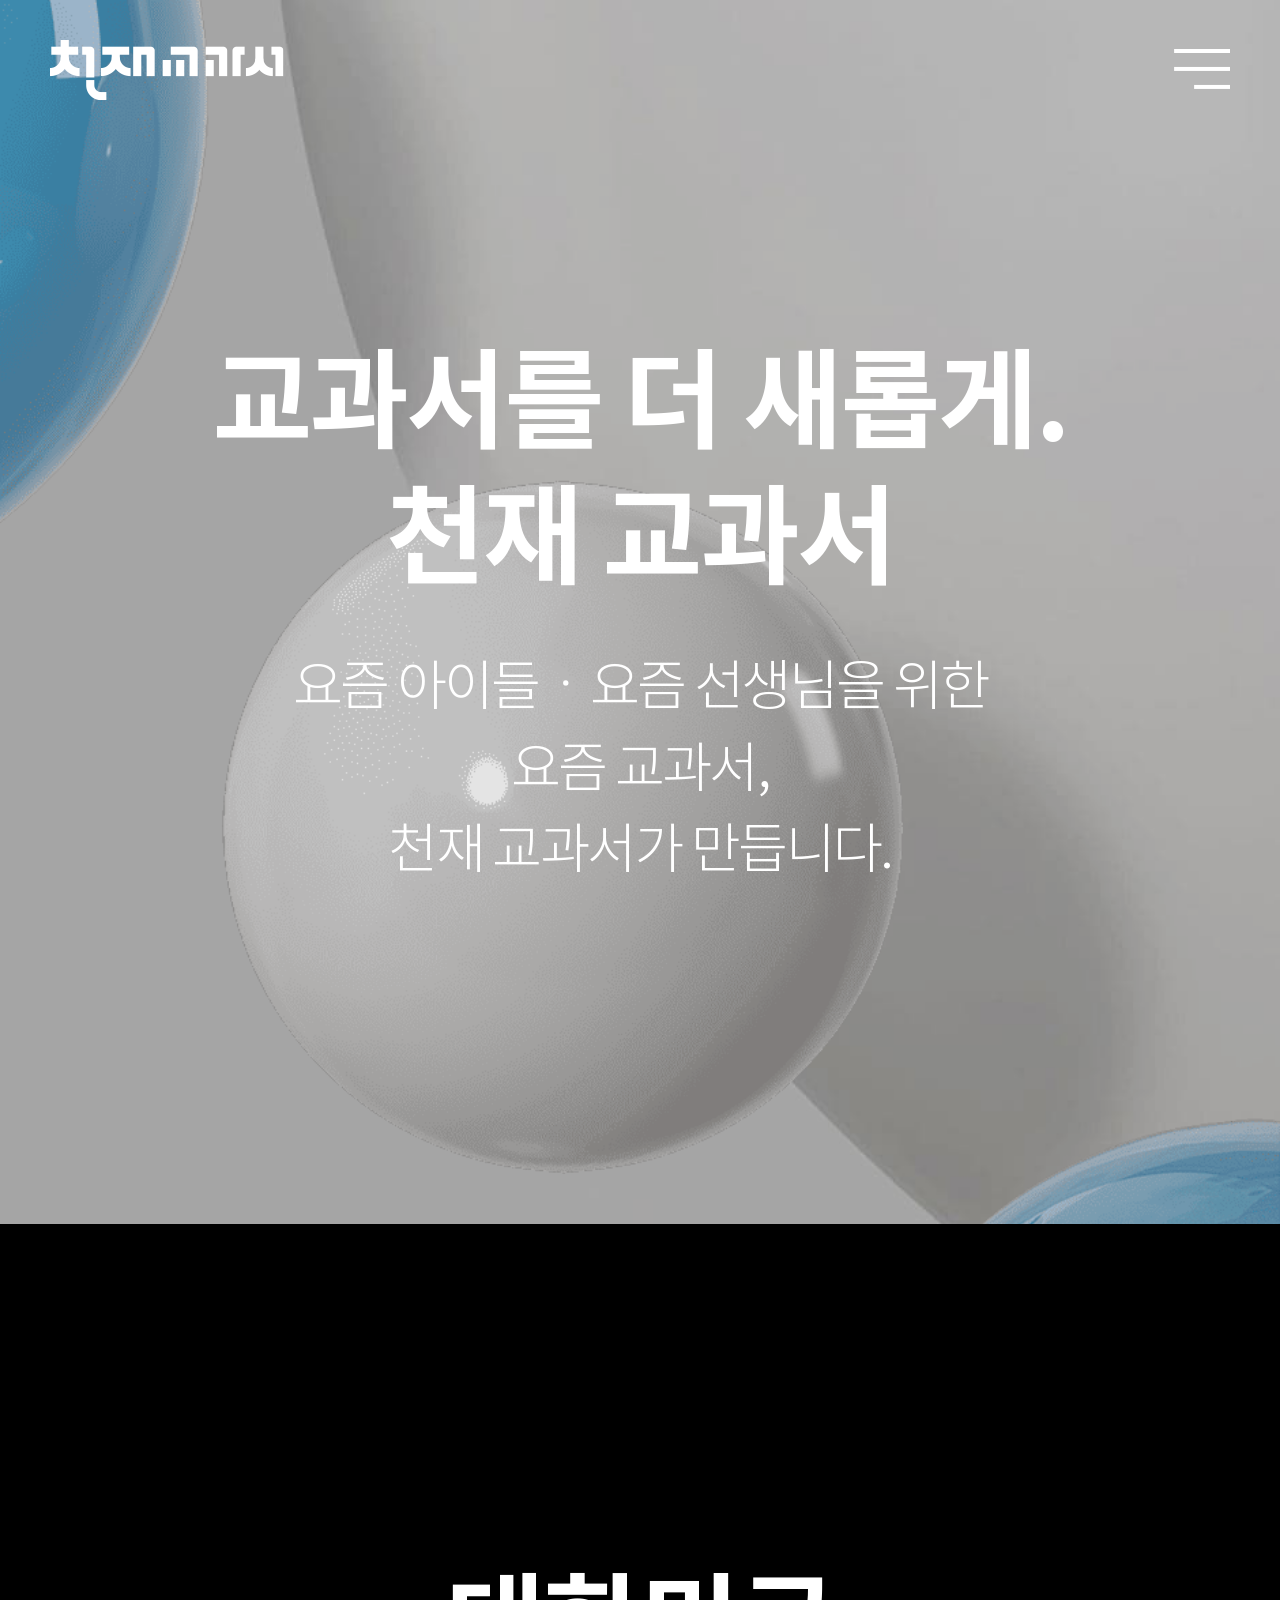
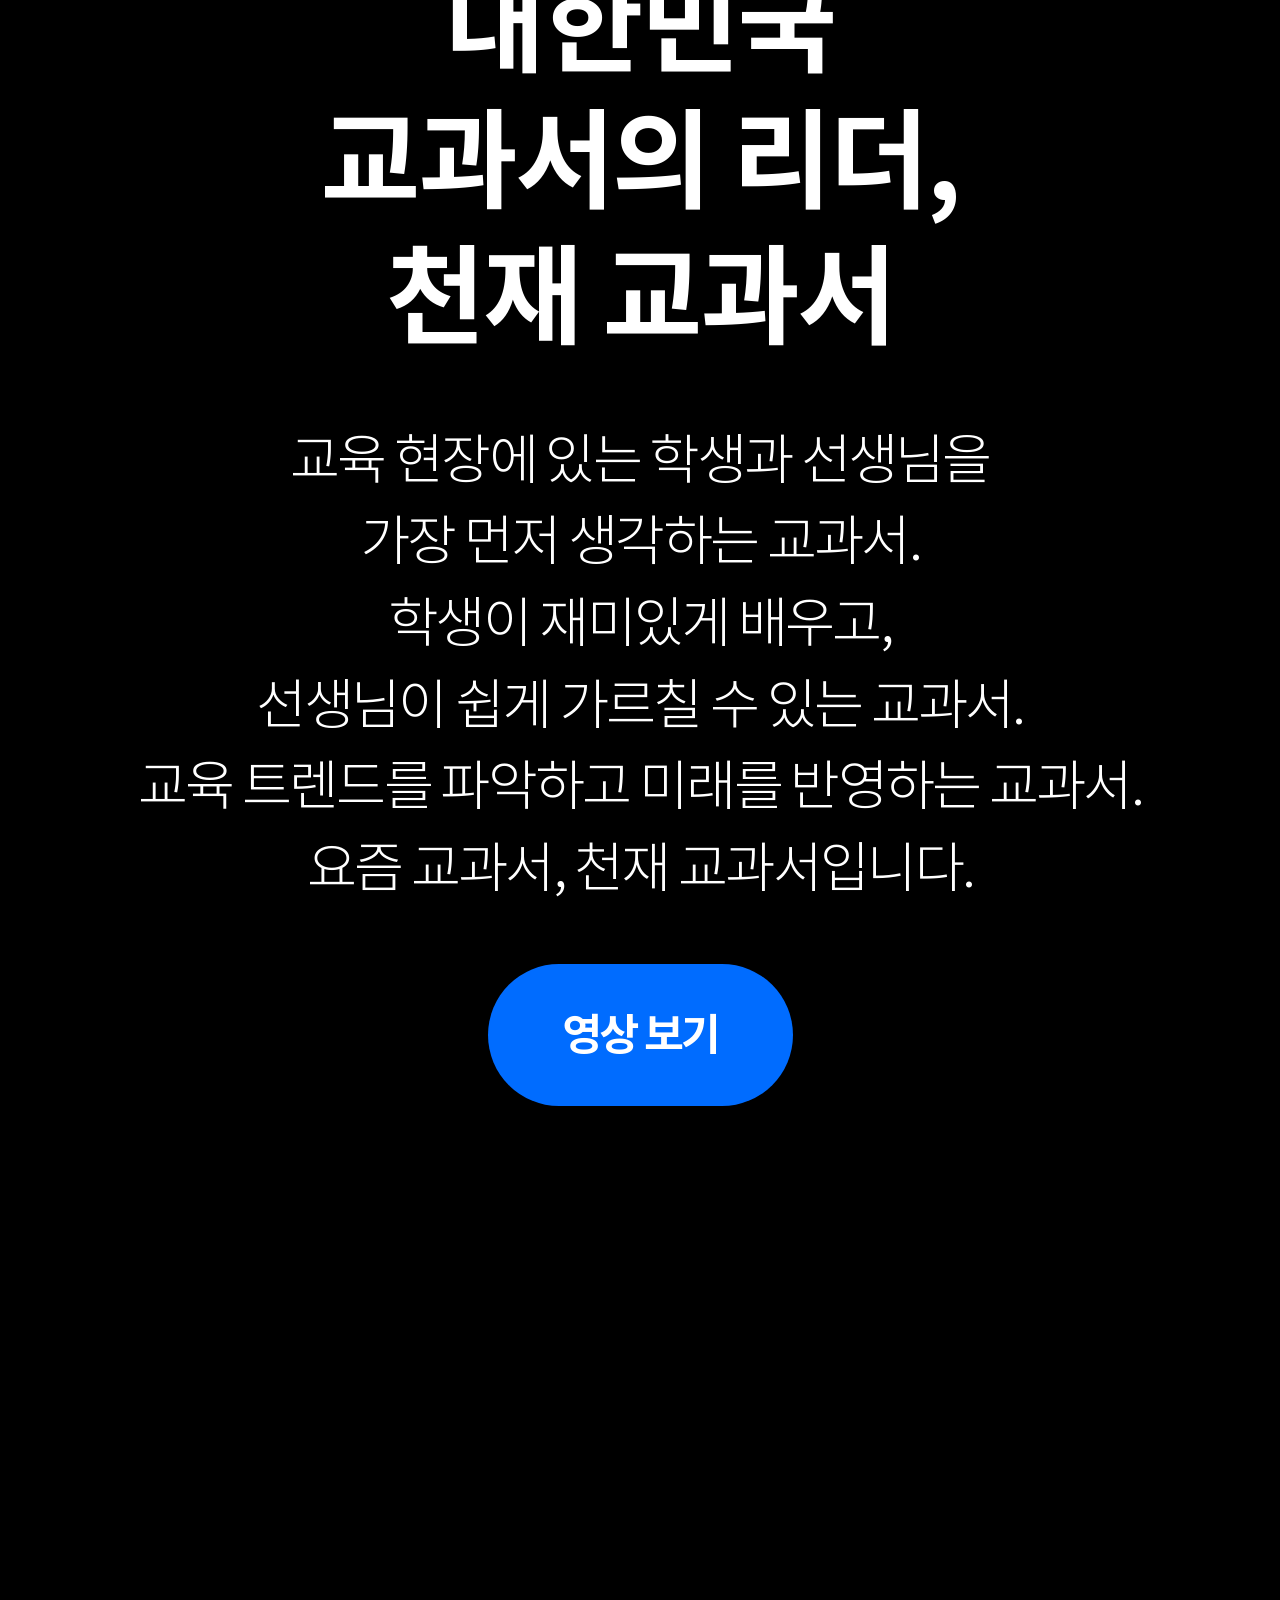
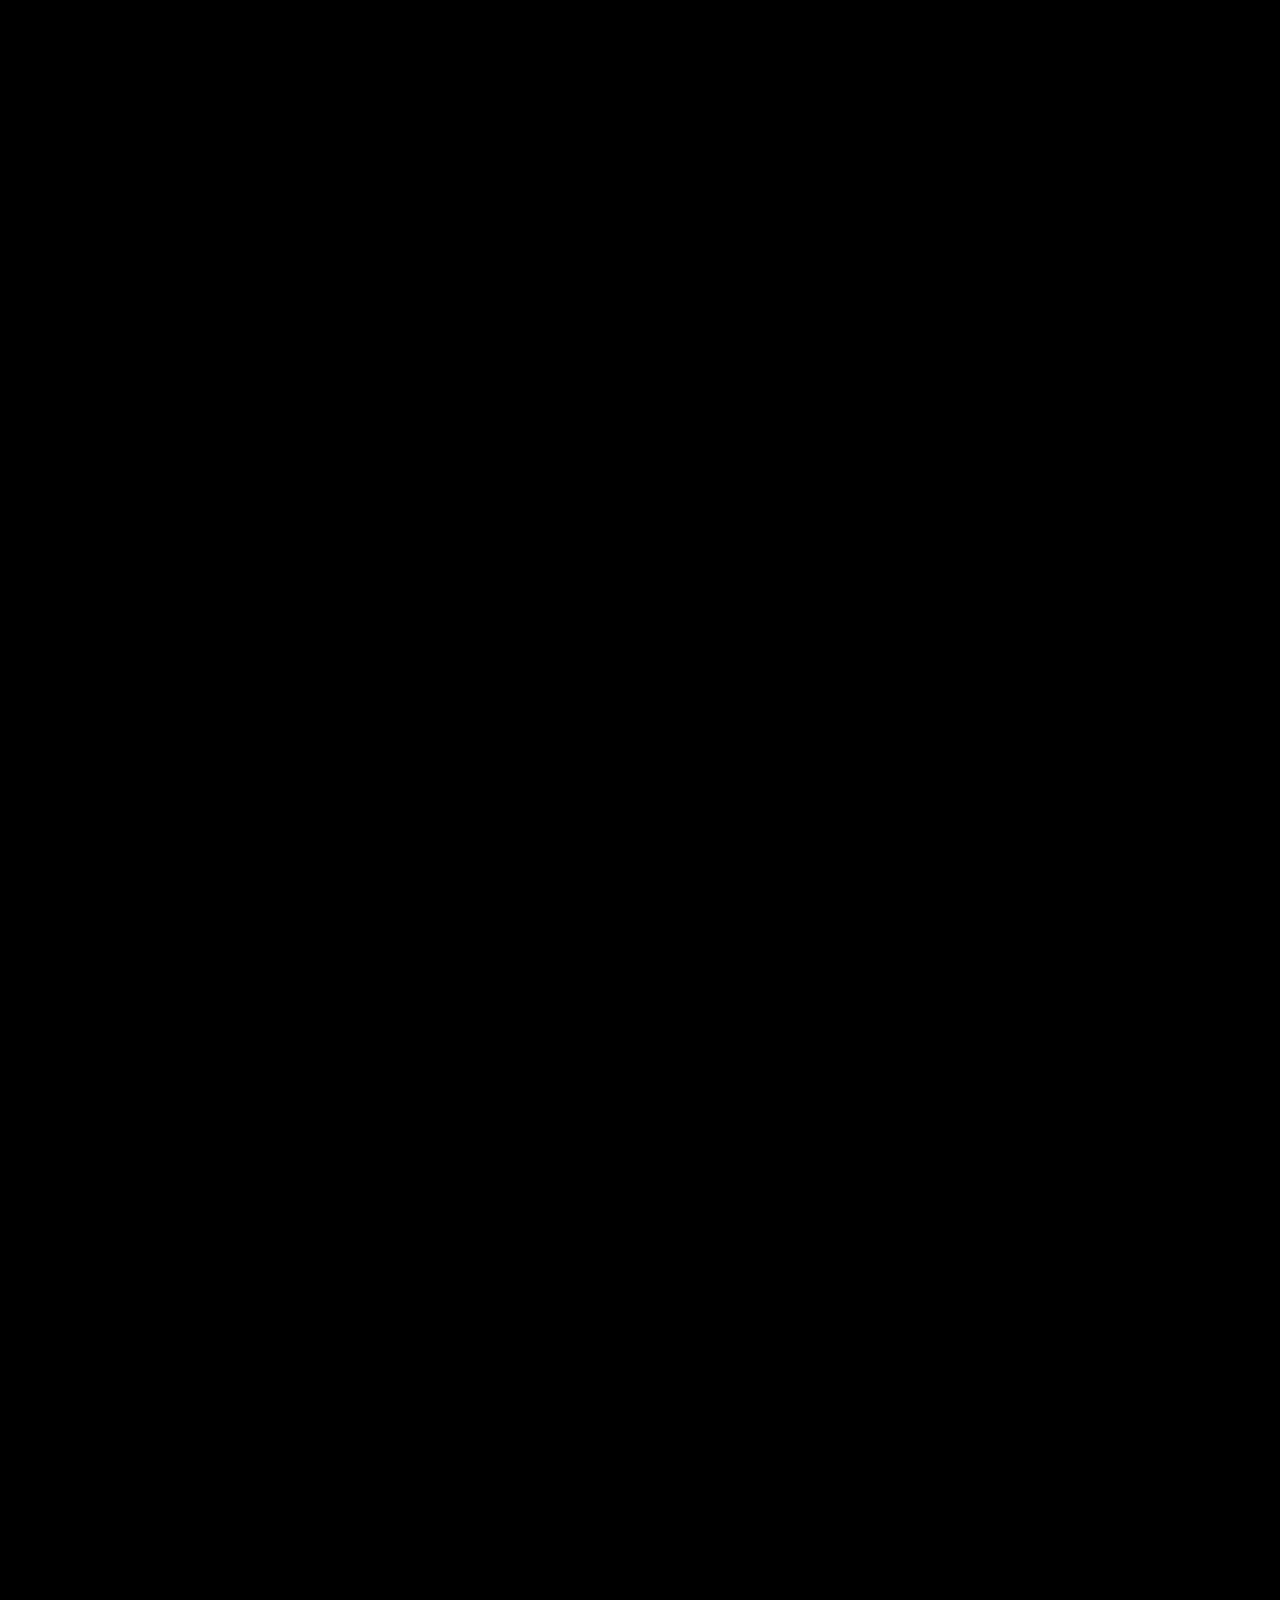
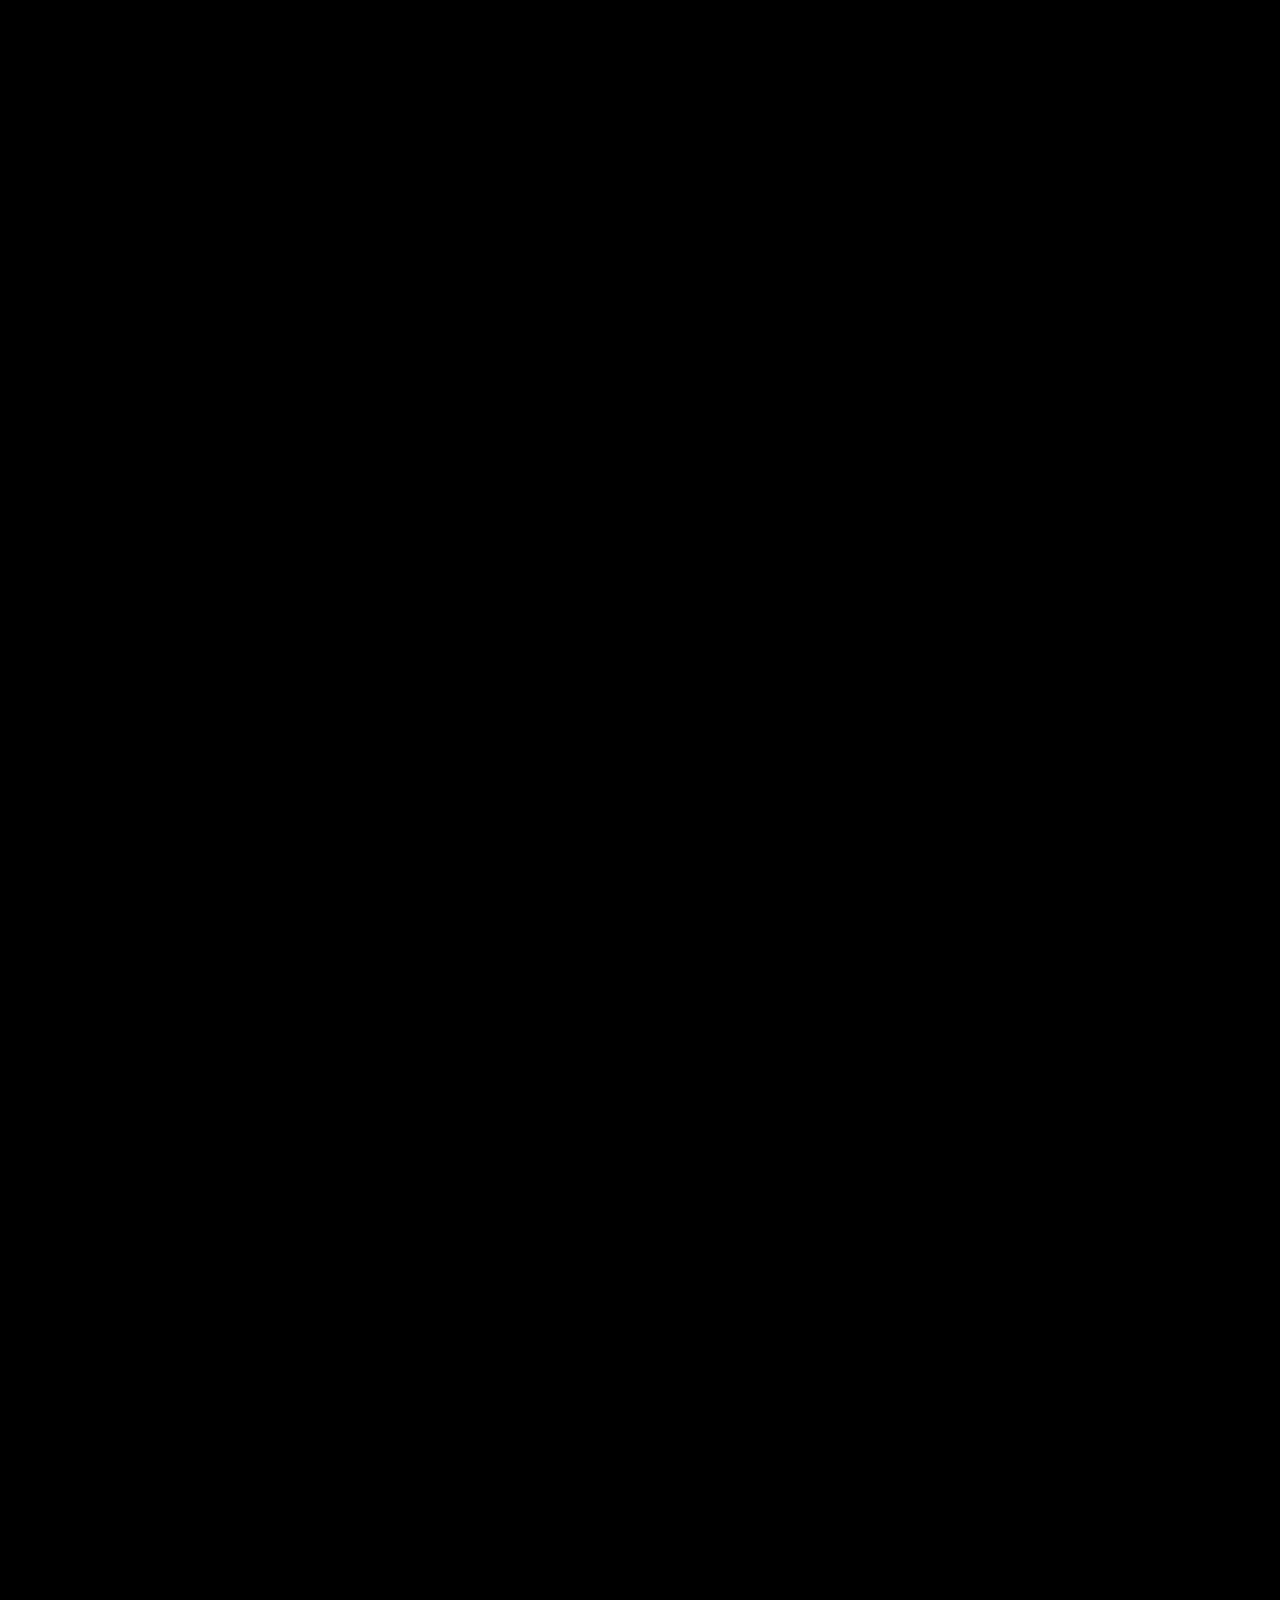
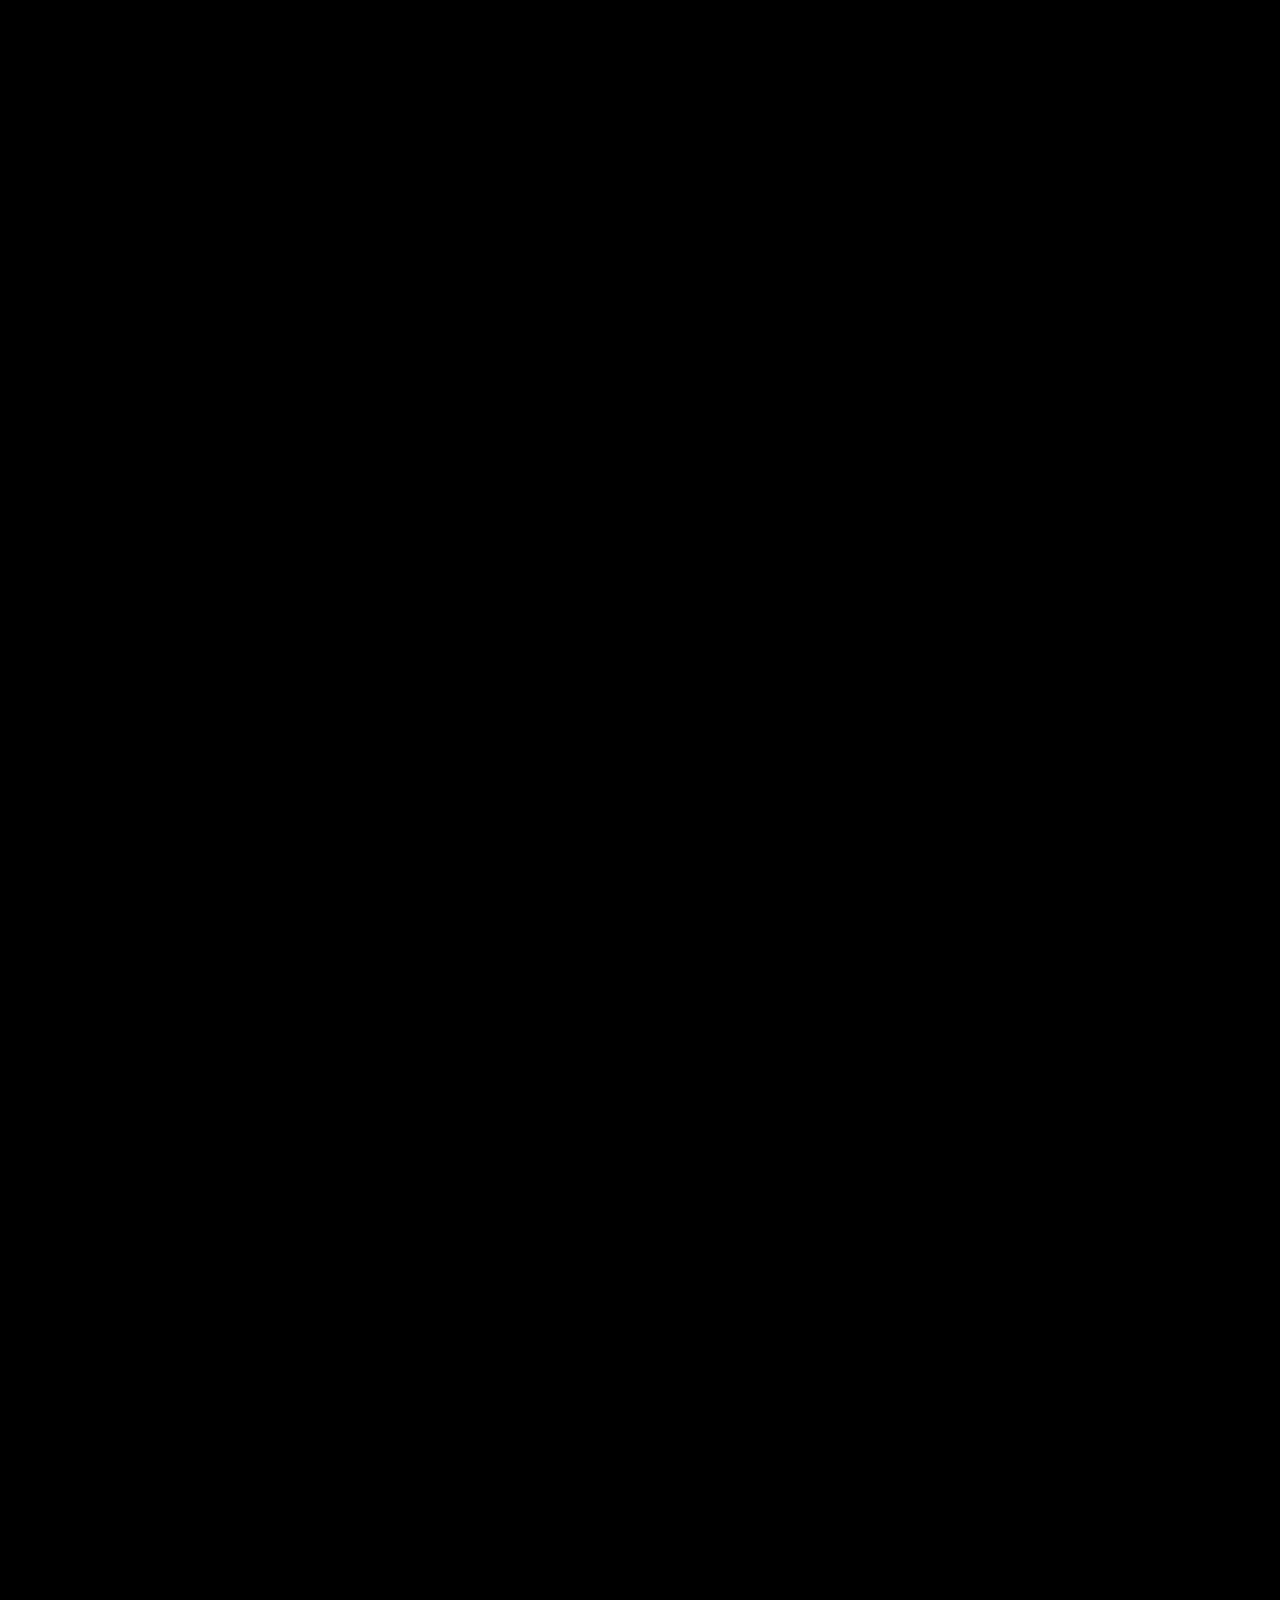
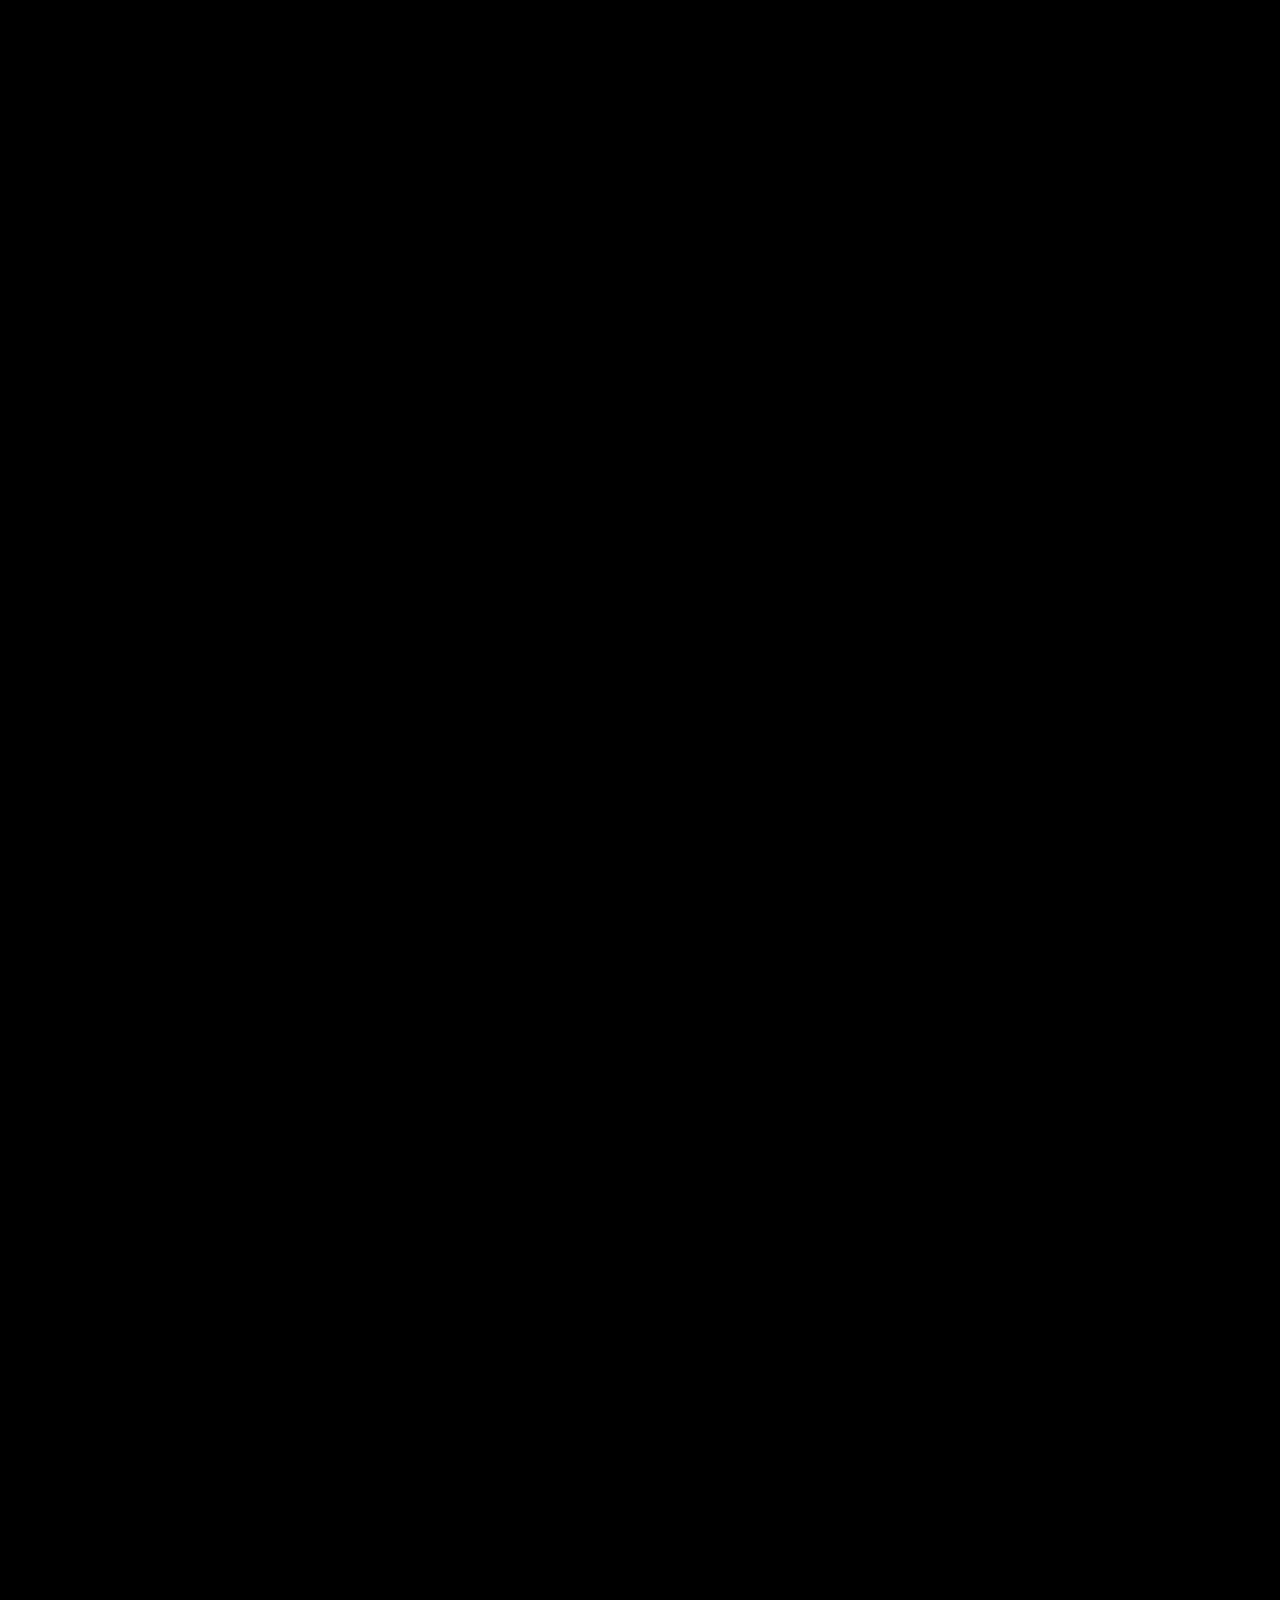
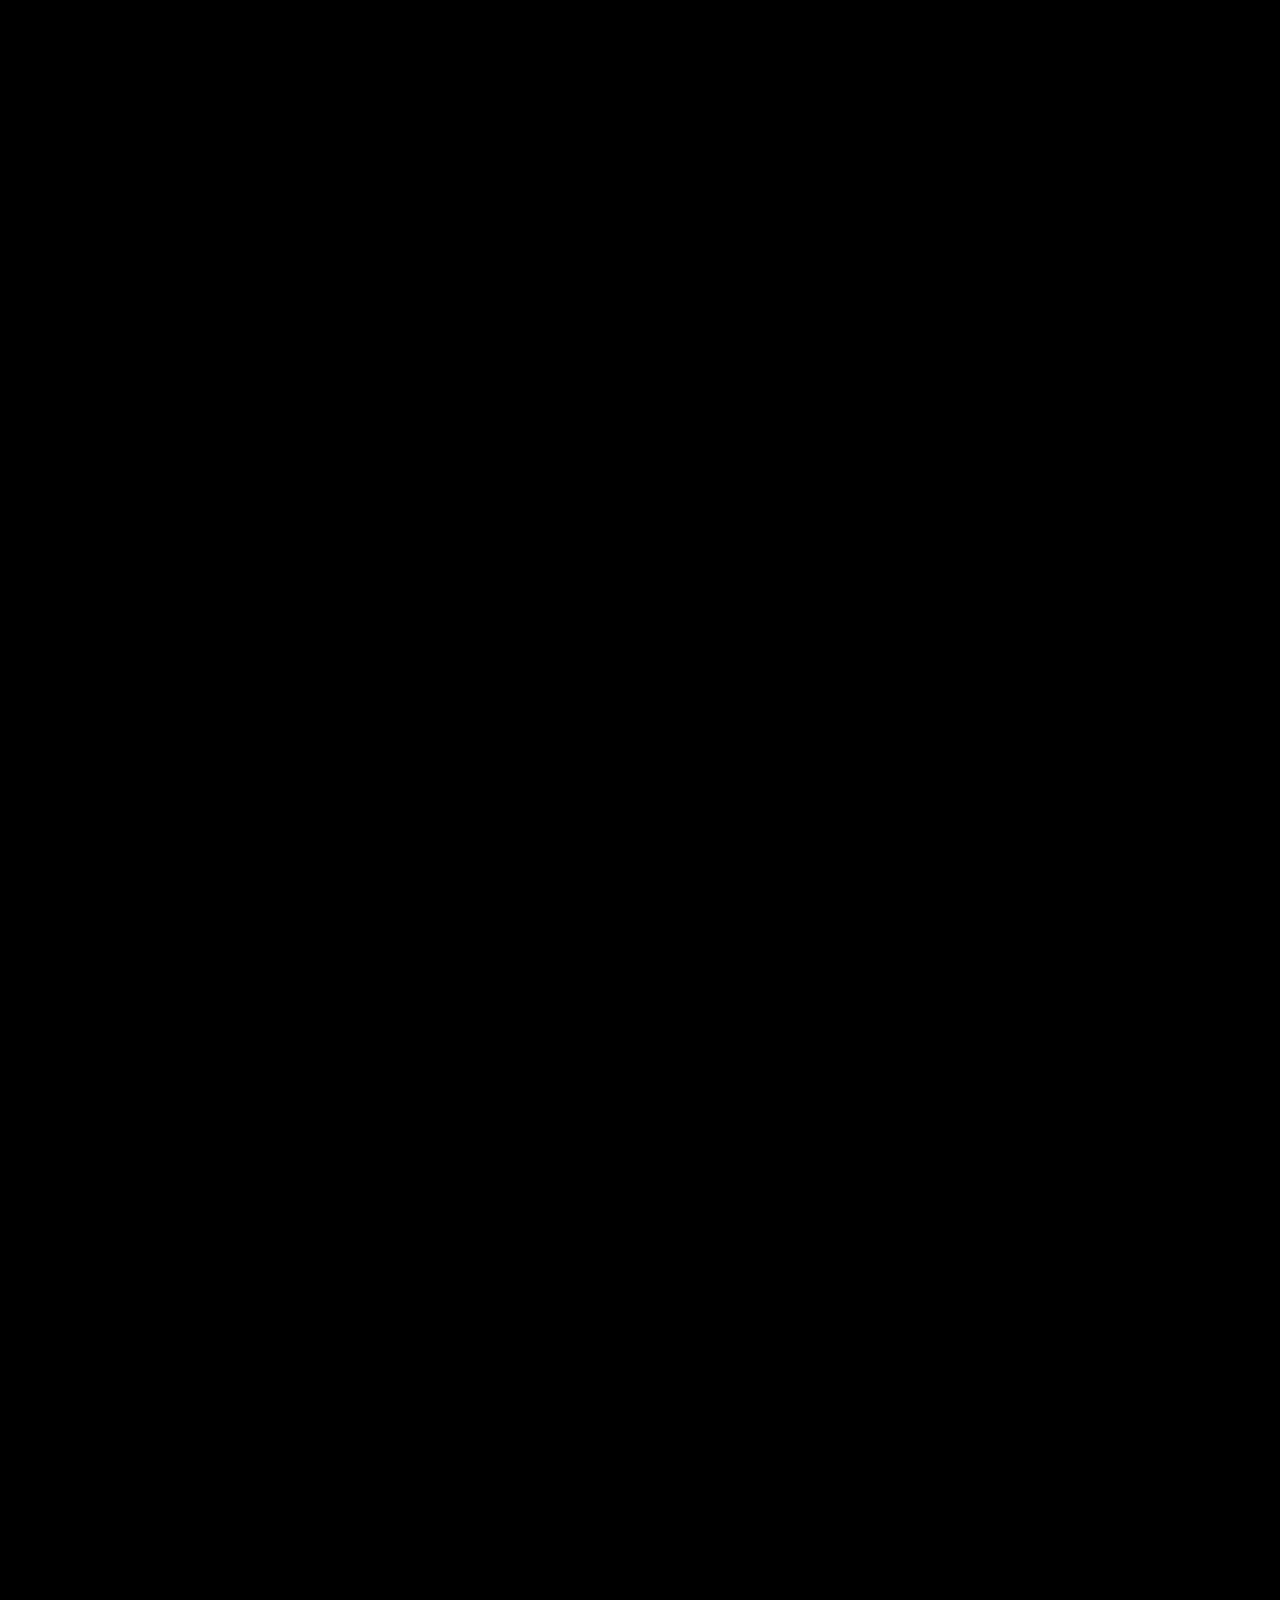
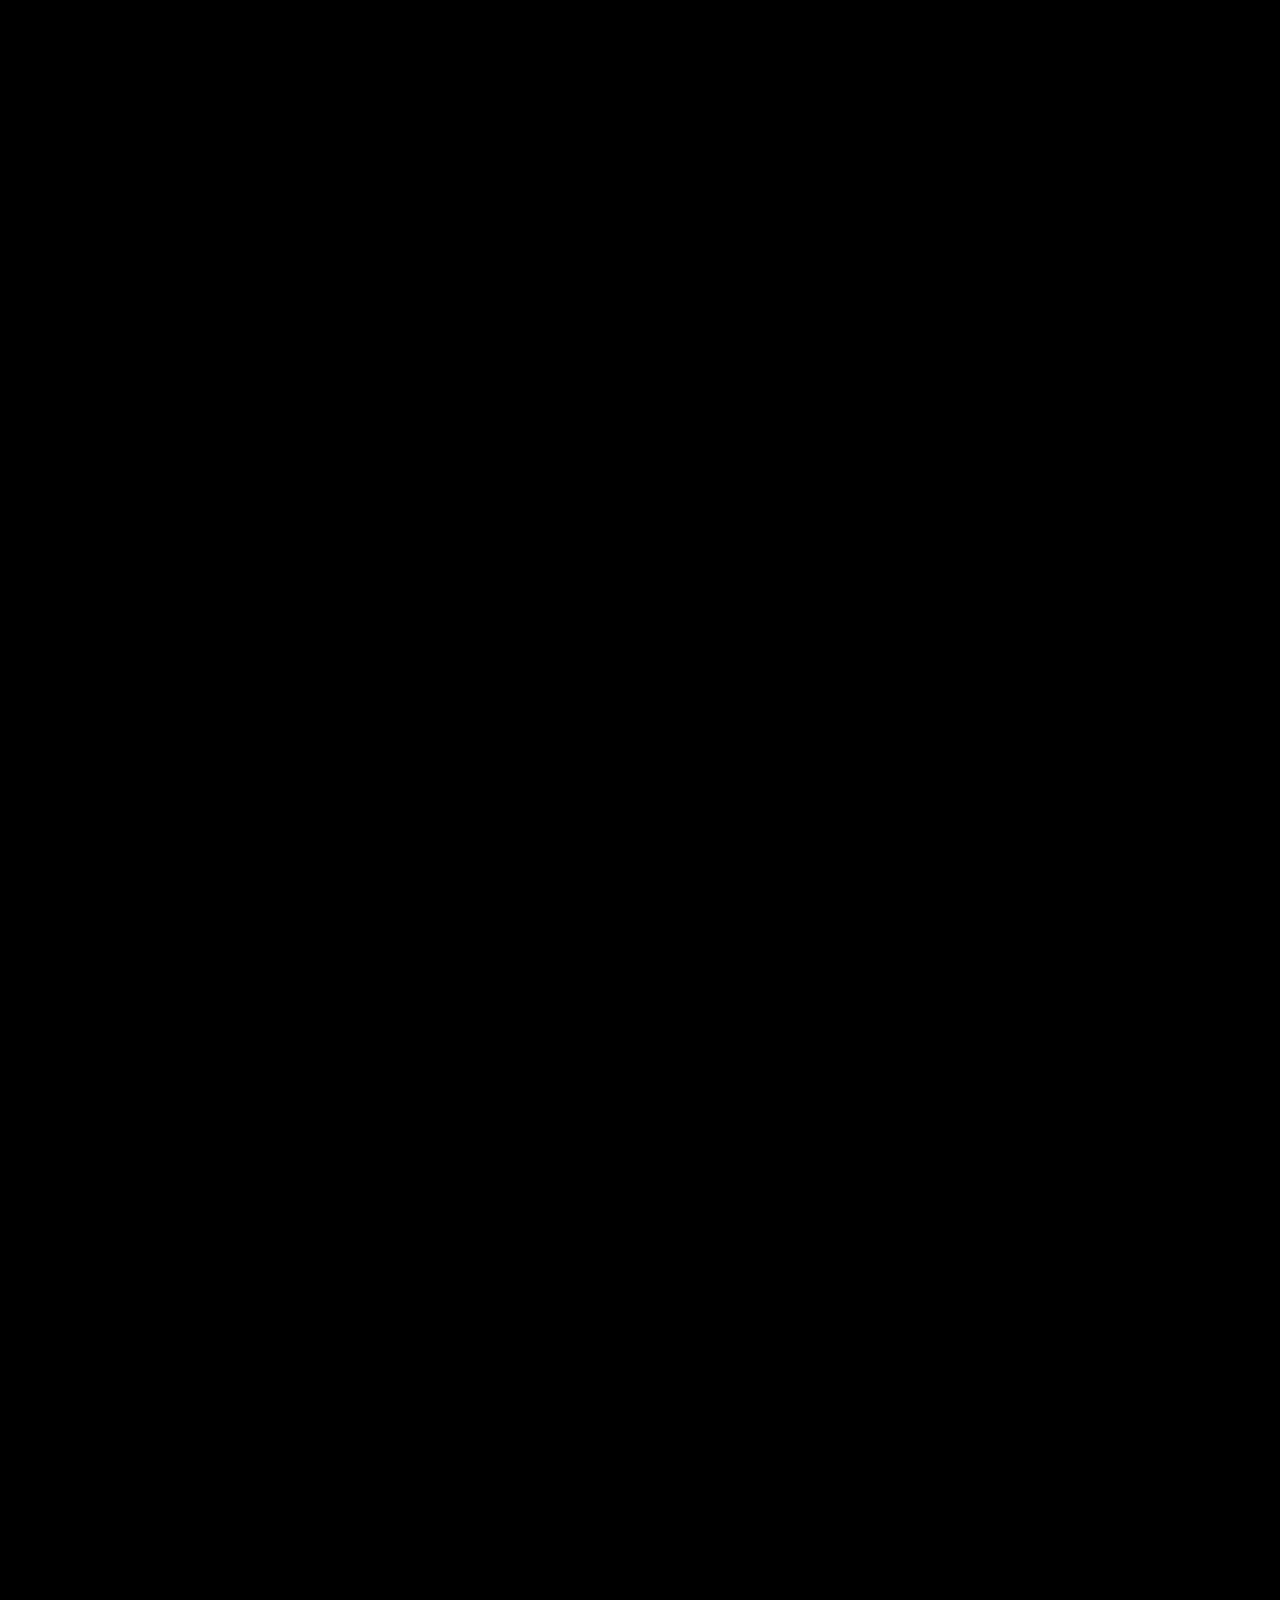
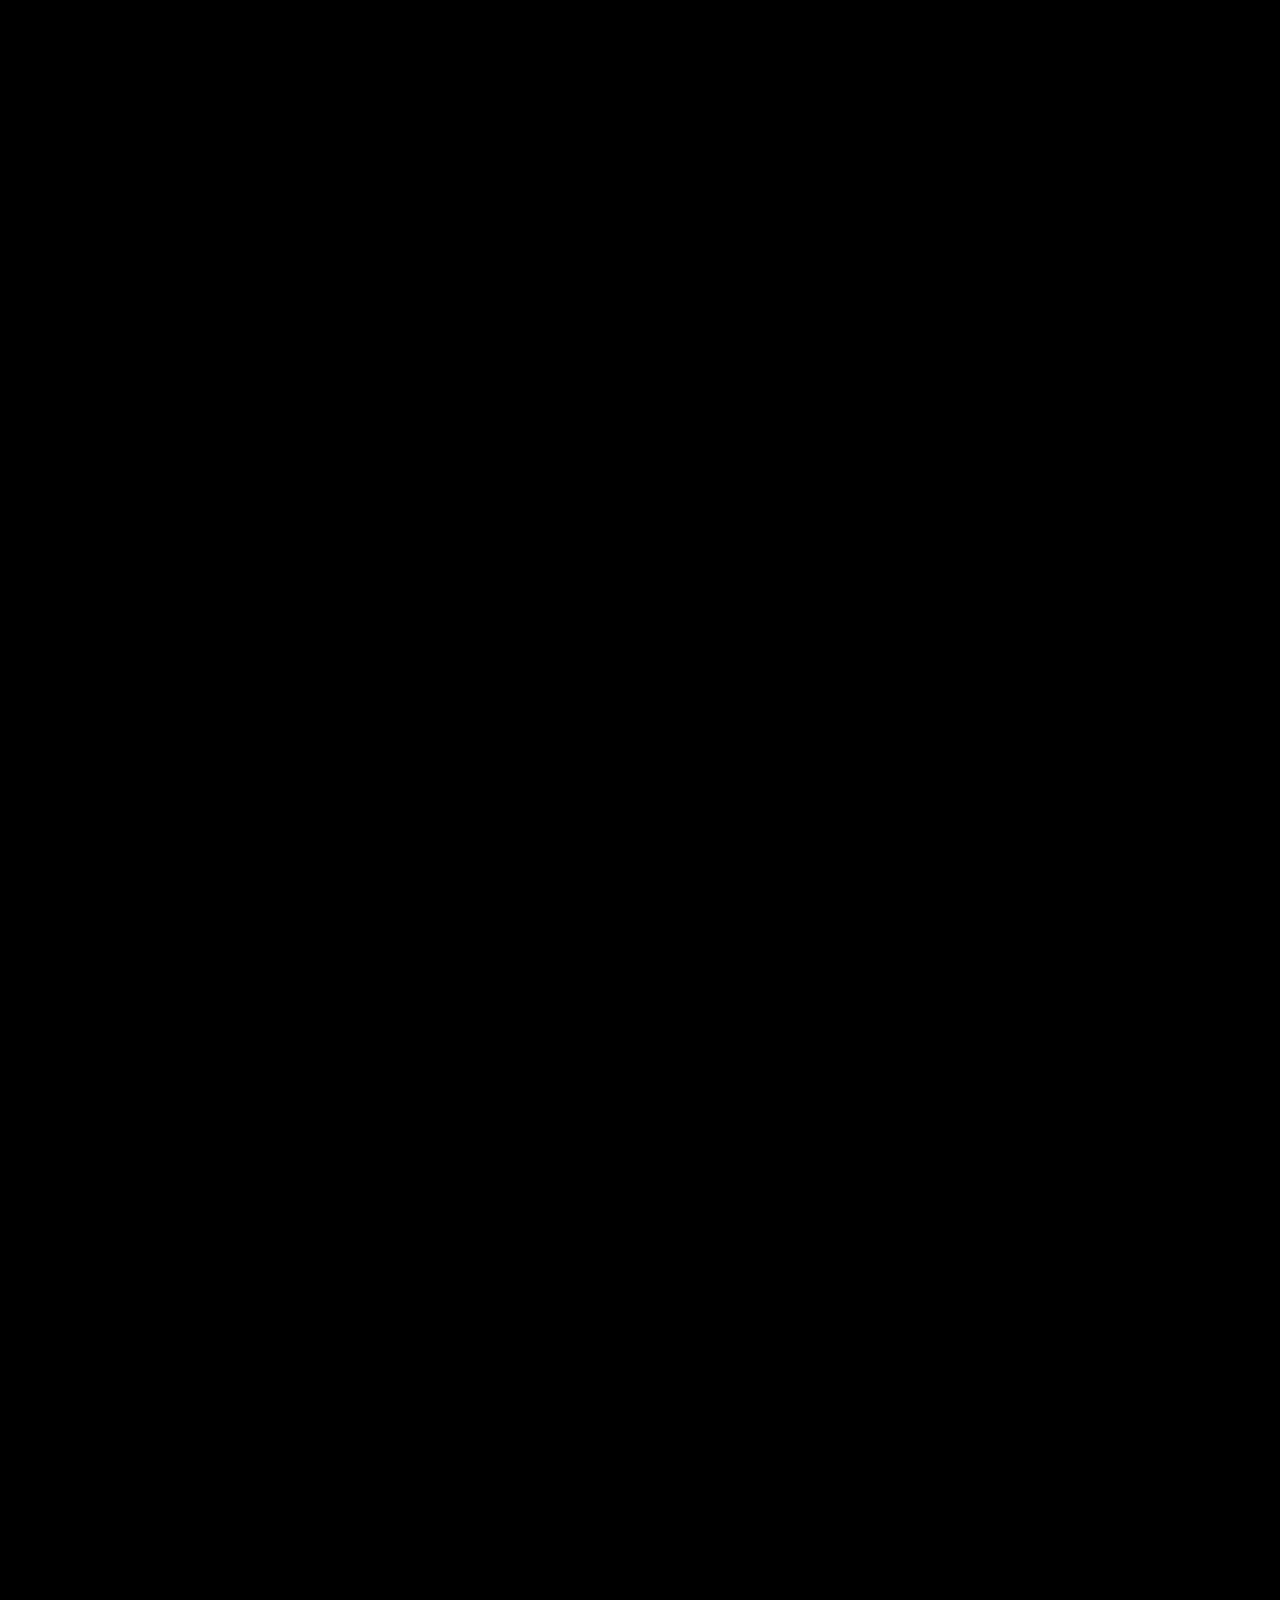
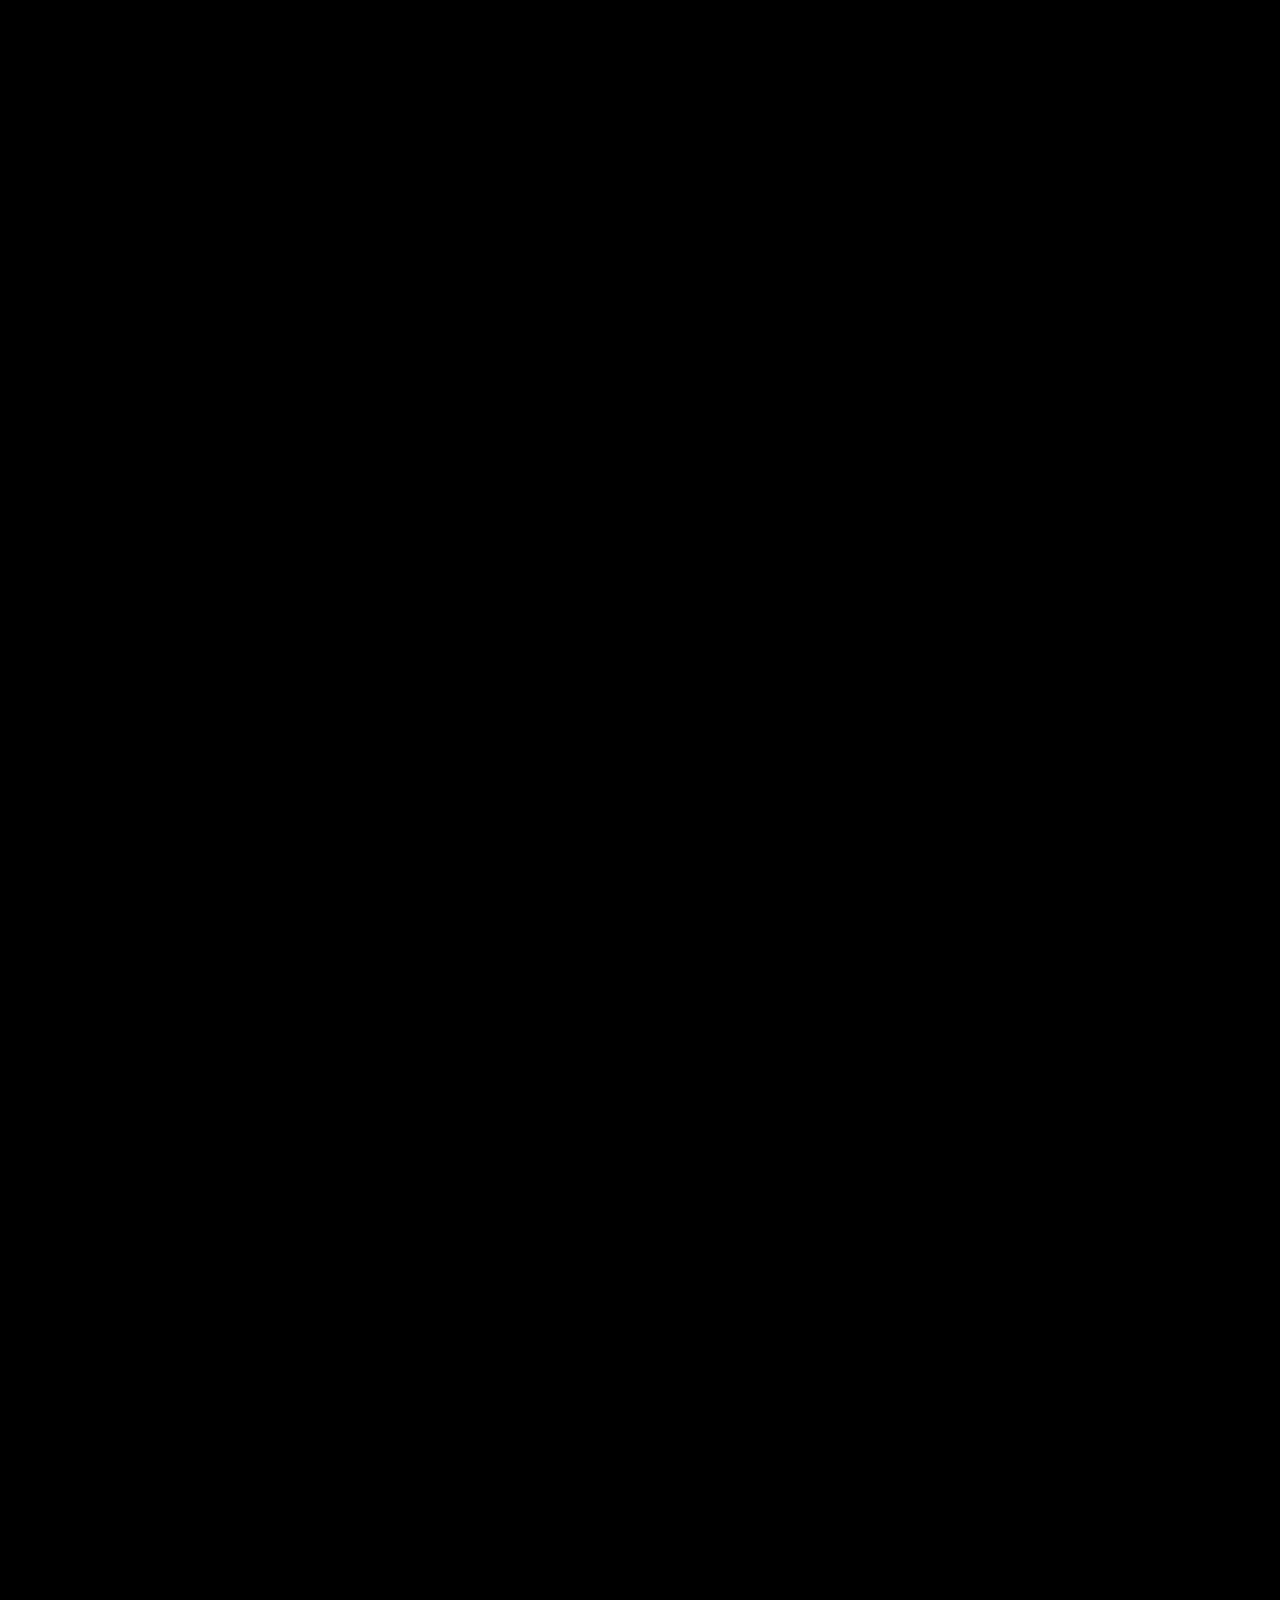
<file: index_m.html>
<!DOCTYPE html>
<html>
<head>
	<meta charset="UTF-8">
	<meta name="viewport" content="width=device-width, initial-scale=1.0,maximum-scale=1.0, minimum-scale=1.0, user-scalable=no" />
	<meta http-equiv="X-UA-Compatible" content="ie=edge,chrome=1">
	<meta http-equiv="Content-Type" content="text/html; charset=euc-kr">
	<meta name="format-detection" content="telephone=no">
	<title>천재 교과서</title>
	<link rel="preload" href="./css/fonts/NotoSansKR-Black.woff2" as="font" type="font/woff2" crossorigin>
	<link rel="preload" href="./css/fonts/NotoSansKR-Bold.woff2" as="font" type="font/woff2" crossorigin>
	<link rel="preload" href="./css/fonts/NotoSansKR-Light.woff2" as="font" type="font/woff2" crossorigin>
	<link rel="preload" href="./css/fonts/NotoSansKR-Regular.woff2" as="font" type="font/woff2" crossorigin>
	<link rel="preload" href="./css/fonts/NanumMyeongjo.woff" as="font" type="font/woff" crossorigin>
	<link rel="apple-touch-icon" href="./images/common/favicon.ico" />
	<link rel="icon" href="./images/common/favicon.ico" />
	<link rel="stylesheet" href="./css/common_m.css">
	<link rel="stylesheet" href="./css/main_m.css">
	<script src="./js/jquery-1.11.1.min.js"></script>
</head>
<body class="before-load">
	<div class="loading"><svg class="loading-circle"><circle cx="50%" cy="50%" r="25"></circle></svg></div>

	<!-- container -->
	<div class="container">
		<!-- header -->
		<header class="header hintro">
			<h1 class="logo"><a href="https://www.chunjaetext.co.kr/" target="_blank" alt="천재 교과서"></a></h1>
			<div class="right_link">
				<a href="javascript:void(0)" class="btn"></a>
			</div>			
		</header>

		<!-- popnav -->
		<nav class="sub_nav">
			<span class="closebtn"></span>
			<div class="nav_box">
				<div class="in">
					<div class="leftbox">
						<div class="linkbox">
							<span><em>교과서를 더 새롭게, 요즘 교과서</em></span><br/>
							<a href="index_m.html"><em>천재 교과서</em></a>							
						</div>
						<div class="linkbox">
							<span><em>무료 교수학습지원</em></span><br/>
							<a href="tsherpa_m.html"><em>T셀파</em></a>
						</div>
						<div class="linkbox">
							<span><em>개인 맞춤형 스마트 학습</em></span><br/>
							<a href="milkt_m.html"><em>밀크T</em></a>
						</div>								
					</div>
					<div class="rightbox">
						<a href="https://m.mall.chunjaetext.co.kr/" target="_blank"><em>교과서 구매</em></a>
						<a href="http://www.tsherpa.co.kr/" target="_blank"><em>T셀파 바로가기</em></a>
						<a href="http://www.milkt.co.kr/" target="_blank"><em>밀크T 바로가기</em></a>					
					</div>
				</div>
			</div>
		</nav>

		<!-- intro -->
		<div class="intro">
			<span class="wh top"></span>
			<span class="wh right"></span>
			<span class="wh left"></span>
			<span class="wh bottom"></span>
			<div class="circle"><object type="image/svg+xml" data="./images/main/circle_svg.svg" class="circle_txt">현재 브라우저는 iframe을 지원하지 않습니다.</object></div>
			<div class="text"><p><em>더 새롭게.</em></p></div>
			<div class="scroll"><p alt="SCROLL"></p><span></span></div>
		</div>

		<!-- contents -->
		<section class="scroll-section" id="scroll-section-0">
			<div class="image_wrap">
				<div class="pl_img pg1"></div>
				<div class="pl_img pg2"></div>
				<div class="pl_img pg3"></div>
			</div>							
			<div class="sticky-elem">
				<div class="bigTxtbox">
					<h2><em>교과서를 더 새롭게.</em></h2>
					<h2><em>천재 교과서</em></h2>
					<p><em>요즘 아이들ㆍ요즘 선생님을 위한</em></p>
					<p><em>요즘 교과서,</em></p>
					<p><em>천재 교과서가 만듭니다.</em></p>
				</div>
			</div>
		</section>

		<section class="scroll-section" id="scroll-section-1">
			<div class="movie_wrap">
				<video class="video1" muted="muted" loop="loop" title="" webkit-playsinline="" playsinline="" >
					<source src="./images/main/mob/movie_1.mp4" type="video/mp4" >
				</video>
				<span class="dim"></span>
			</div>
			<div class="sticky-elem bigTxtbox on">
				<h2><em>대한민국</em></h2>
				<h2><em>교과서의 리더,</em></h2>
				<h2><em>천재 교과서</em></h2>
				<p><em>교육 현장에 있는 학생과 선생님을</em></p>
				<p><em>가장 먼저 생각하는 교과서.</em></p>
				<p><em>학생이 재미있게 배우고,</em></p>
				<p><em>선생님이 쉽게 가르칠 수 있는 교과서.</em></p>
				<p><em>교육 트렌드를 파악하고 미래를 반영하는 교과서.</em></p>
				<p><em>요즘 교과서, 천재 교과서입니다.</em></p>
				<p><a href="https://www.youtube.com/watch?v=BL-F7A_9Eys" target="_blank" class="btn">영상 보기</a></p>
			</div>
		</section>

		<section class="scroll-section" id="scroll-section-2">
			<div class="image_wrap">
				<div class="pl_img pg1"></div>
				<div class="pl_img pg2"></div>
				<div class="pl_img pg3"></div>
				<div class="pl_img pg4"></div>
			</div>
			<div class="sticky-elem sec2_st1 titlebox">
				<h2><object type="image/svg+xml" data="./images/common/weAre.svg" alt="WE ARE"></object></h2>
			</div>
			<div class="sticky-elem sec2_st2">
				<div class="inner">
					<div class="toptxt">
						변화하는 학습자의 성향, <br/>
						새로워지는 교육 현장에서도<br/>
						천재 교과서는 언제나 준비되어있습니다.<br/>
						<strong>요즘 교과서, 천재 교과서</strong>
					</div>
					<div class="righttop" alt="WE ARE"></div>					
					<div class="midtxt">
						<div class="txtbox tb1">
							<h3><em>교육 과정을</em></h3>
							<h3><em>가장 잘 <span>반영</span>한 교과서</em></h3>
							<p><em>천재 교과서는 대한민국 교육과정과</em></p>
							<p><em>시대의 특성을 충실히 반영하여,</em></p>
							<p><em>각 학년별ㆍ과목별 학습에 필요한</em></p>
							<p><em>기본능력을 배양할 수 있습니다.</em></p>
						</div>
						<div class="txtbox tb2">
							<h3><em>창의적인 콘텐츠로</em></h3>
							<h3><em><span>재미</span>있는 교과서</em></h3>
							<p><em>캐릭터/스토리텔링 등을 적극 활용,</em></p>
							<p><em>쉽고 재미있는 교과서를 만들고 있습니다.</em></p>
							<p><em>학생들의 흥미와 호기심을 자극하는 </em></p>
							<p><em>콘텐츠로 융합적인 사고력을 향상합니다.</em></p>
						</div>
						<div class="txtbox tb3">
							<h3><em>다양한 학습 부록으로</em></h3>
							<h3><em><span>생동감</span> 넘치는 교과서</em></h3>
							<p><em>영상, 교구 등으로 활동적 학습을 익혀온</em></p>
							<p><em>요즘 학생들의 성향을 고려하여</em></p>
							<p><em>단순히 텍스트 위주의 교과 학습보다는</em></p>
							<p><em>다양한 학습 부록으로 입체적 수업을 추구합니다.</em></p>
						</div>
						<div class="txtbox tb4">
							<h3><em>수업 현장의 목소리를 담아</em></h3>
							<h3><em>수업이 <span>편한</span> 교과서</em></h3>
							<p><em>선생님들의 좀 더 편하고 효율적인 교습을 위해</em></p>
							<p><em>도서와 전자저작물을 풍부하게 제공합니다.</em></p>
							<p><em>수업 내용을 한눈에 파악할 수 있는 지도서와</em></p>
							<p><em> 멀티미디어 자료, 충분한 평가 문항으로</em></p>
							<p><em> 쌍방향 수업 진행에 최적화된 교과서를 제작합니다.</em></p>
						</div>
					</div>
					<div class="rightbot"><span>01</span>04</div>
				</div>
			</div>
		</section>

		<section class="scroll-section" id="scroll-section-3">
			<div class="">
				<div class="sticky-elem sec3_st1 titlebox">
					<h2><object type="image/svg+xml" data="./images/common/way.svg">WAY</object></h2>
				</div>
				<div class="sticky-elem sec3_st2">
					<div class="inner">
						<div class="toptxt">
							수십년이 흘러도, 교과서는 <br/>
							역시 천재 교과서 입니다.<br/>
							교과서의 역사와 미래, 앞으로도<br/>
							천재 교과서가 써내려갑니다.<br/>
							<strong>요즘 교과서, 천재 교과서</strong>
						</div>
						<div class="righttop" alt="WAY"></div>				
					</div>				
				</div>
				<div class="sticky-elem sec3_st3">
					<div class="inner">
						<div class="lefttxt">
							<h3>
								<div class="upbox">
									<em><object type="image/svg+xml" data="./images/main/1989.svg">1989</object></em>
									<em><object type="image/svg+xml" data="./images/main/2021.svg">2021</object></em>
								</div>
							</h3>
							<p><em>천재 교과서는 5차 교육과정을</em></p>
							<p><em>시작으로 수많은 국·검·인정 교과서를 </em></p>
							<p><em>개발 및 발행하고 있습니다.</em></p>
							<p class="sm"><em>*교과용 도서 합격 및 발행수/교과서 점유율은 천재교육과 천재 교과서 합산치임<br/>(2020년 1월 15일 기준)</em></p>
						</div>
						<div class="round"><span class="in"></span></div>
						<div class="righttxt">
							<em>제5차 검정교과서 14책 합격</em>
							<em>제6차 검정교과서 100책 합격</em>
							<em>제7차 검정교과서 120책 합격</em>
							<em>제7차 국정교과서 212책 발행</em>
							<em>제7차 인정교과서 32책 합격</em>
							<em>2007 개정 교육과정 검정교과서 238책 합격</em>
							<em>2007 개정 교육과정 인정교과서 219책 합격</em>
							<em>2007 개정 교육과정 국정교과서 211책 발행</em>
							<em>2009 개정 교육과정 검정교과서 115책 합격</em>
							<em>2009 개정 교육과정 인정교과서 193책 합격</em>
							<em>2009 개정 교육과정 국정교과서 69책 발행</em>
							<em>2015 개정 교육과정 검정교과서 220책 합격</em>
							<em>2015 개정 교육과정 인정교과서 69책 합격</em>
							<em>2015 개정 교육과정 국정교과서 80책 발행</em>
						</div>
						<div class="bottxt">
							<div class="centxt ct1">
								<h3><em>초·중·고 교과서</em></h3>
								<h3><em>점유율 1위</em></h3>
								<p><em>[초등]1위 26.8% [중학]1위 23.0% [고등]1위 18.7%</em></p>
							</div>
							<div class="centxt ct2">
								<h3><em>국·검·인정 교과서</em></h3>
								<h3><em>1,838책 합격 및 발행</em></h3>
							</div>
							<span><svg class="circle" xmlns="http://www.w3.org/2000/svg" width="790" height="328" viewBox="0 0 790 328" fill="none"><path d="M395,1C612.25,1,789,74.12,789,164S612.25,327,395,327,1,253.88,1,164,177.75,1,395,1m0-1C176.85,0,0,73.43,0,164S176.85,328,395,328s395-73.43,395-164S613.15,0,395,0Z" stroke="#fff"  /></svg></span>
						</div>
					</div>				
				</div>
			</div>
		</section>
			
		<div class="sec4all">
			<div class="image_wrap">
				<div class="pl_img pg1"></div>
				<div class="pl_img pg2"></div>
			</div>
			<section class="scroll-section" id="scroll-section-4">				
				<div class="sticky-elem sec4_st1 titlebox">
					<h2><object type="image/svg+xml" data="./images/common/why.svg">WHY</object></h2>
				</div>
				<div class="sticky-elem sec4_st2">
					<div class="inner">
						<div class="toptxt">
							왜 수업현장에선 천재 교과서여야 할까요?<br/>
							끊임없이 연구하고, 수없이 출간한<br/>
							경험을 믿기 때문입니다.<br/>
							<strong>요즘 교과서, 천재 교과서</strong>
						</div>
						<div class="righttop" alt="WHY"></div>
						<div class="bottxt">
							<div class="topnum"><span>01</span></div>
							<div class="txtbox tb1">
								<h3><em>교과서 점유율 1위의</em></h3>
								<h3><em>교과서 발행 능력</em></h3>
							</div>
							<div class="txtbox tb2">
								<h3><em>깊이 있는 고민과 분석</em></h3>
								<h3><em>교과서 편찬 전문 조직</em></h3>
							</div>
							<div class="txtbox tb3">
								<h3><em>최고의 노하우와 품질</em></h3>
								<h3><em>안정적인 제작 인프라</em></h3>
							</div>
							<div class="txtbox tb4">
								<h3><em>수업을 풍부하고</em></h3>
								<h3><em>재미있게 만드는</em></h3>
								<h3><em>교수지원 서비스</em></h3>
							</div>
						</div>
					</div>
				</div>
			</section>
			<section class="scroll-section" id="scroll-section-5">
				<div class="sec5_st1">
					<div class="txtbox first">
						<p>천재 교과서가 발행 교과서라 하면, <br/>워낙 수업 현장에서 선호하고<br/> 신뢰하는 교과서입니다. <br/>아이들도 재미있게 공부하는 모습을 보면, <br/>가르치는 입장에서도 즐겁게 수업할 수 있어요. <br/>또 T셀파를 통해 수업에 필요한 다양한 <br/>자료를 쉽게 활용 할 수 있어 <br/>수업 준비에도 큰 도움이 되고 있습니다. <br/><span>- 초등학교 교사, 홍 O숙</span></p>
					</div>
					<div class="txtbox">
						<p>천재 교과서는 좀 더 이해하기<br/> 쉽게 설명되어 있는 것 같아요. <br/>혼자 공부할 때도 교과서를<br/> 혼자 예/복습 할 때가 많은데 <br/>개념설명이나 문제 유형도 다양해서<br/> 열심히 공부하고 있어요.<br/><span>- 고등학교 1학년, 오 O목</span></p>
					</div>
					<div class="txtbox last">
						<p>요즘 아이들은 저희 때랑 교과서도<br/>많이 다르더라고요.<br/>이론만 설명되어 있는 것이 아니라<br/>아이들의 시각에 맞춰서 캐릭터들이<br/>설명해주니까 더 집중해서 공부 하는<br/>것 같더라고요.  실험같은 것도 직접<br/>해 볼 수 있게 부록도 잘 구성되어<br/>있다는 점이 참 좋아요.<br/><span>- 초4 자녀를 둔 학부모, 이 O정</span></p>
					</div>
				</div>
			</section>
		</div>

		<section class="scroll-section" id="scroll-section-6">
			<div class="sticky-elem sec6_st1">
				<div class="inner">
					<div class="toptxt">
						천재 교과서의 목표는 명확합니다.<br/>
						선생님들이 좀 더 편하고 효과적인 수업을 하는 것.<br/>
						<strong>T셀파는 수업에 필요한 모든 것을 제공합니다.</strong>
					</div>
					<div class="righttop">T셀파</div>
					<div class="midtxt">
						<div class="txtbox">
							<h3><em>수업 준비는,</em></h3>
							<h3><em>달라진 <span>T셀파</span> 하나로</em></h3>
							<h3><em>완벽하게 끝!</em></h3>
							<p><em>선생님 중심의 메뉴 개편 및 학습 지원</em></p>
							<p><em>교과서를 완벽 반영한 최신 교과 콘텐츠 수록</em></p>
							<p><em>차시창, 평가자료, 티칭보드 등 수업에</em></p>
							<p><em>필요한 모든 자료 업데이트</em></p>
						</div>
					</div>
					<div class="bottxt">
						<p><a href="http://www.tsherpa.co.kr/" target="_blank" class="txt">교수지원서비스. T셀파</a><a href="http://www.tsherpa.co.kr/" target="_blank" class="gobtn"></a></p>
					</div>
				</div>
			</div>
		</section>

		<section class="scroll-section" id="scroll-section-7">
			<div>
				<div class="sec7_st1">
					<div class="inner">
						<div class="toptxt">
							교육의 기본인<br/>
							<strong>교과서</strong>부터<br/>
							미래교육인 <br/>
							<strong>스마트 학습</strong>까지,<br/>
							대한민국 교육은 <br/>역시 <strong>천재 교과서</strong>가 <br/>
							이끌어갑니다.
						</div>
					</div>
				</div>
				<div class="sec7_st2">
					<div class="txtbox">
						<p>초·중·고 교과서 점유율 1위<strong>천재 교과서</strong></p>
						<div class="btnbox">
							<a href="index_m.html">바로가기</a>
						</div>
					</div>
					<div class="txtbox">
						<p>선생님을 위한 모든 것<strong>교수지원서비스, T셀파</strong></p>
						<div class="btnbox">
							<a href="tsherpa_m.html">바로가기</a>
						</div>
					</div>
					<div class="txtbox">
						<p>요즘아이들 모두 밀크T<strong>스마트 학습, 밀크T</strong></p>
						<div class="btnbox">
							<a href="milkt_m.html">바로가기</a>
						</div>
					</div>
				</div>
			</div>
		</section>

		<!-- footer -->
		<footer class="footer">
			<div class="inner">
				<ul>
					<li>(주)천재 교과서대표: 박정과, 윤문현</li>
					<li>주소: 08517 서울특별시 금천구 디지털로10길 78 <span>(가산동) 가산테라타워</span><span>ㅣ고객센터 1577-0902</span></li>
					<li>사업자 등록번호: 119-81-70643</li>
					<li>통신판매신고번호: 제 2016-서울금천-1306호</li>
					<li>부가통신사업신고번호: 016712</li>
				</ul>
				<p><span>Copyright © 2021 By CHUNJAETEXTBOOK Co.,</span><span>Ltd All Rights Reserved.</span></p>
			</div>
		</footer>

		<!-- popup -->
		<div class="videopop">
			<span class="closebtn"></span>
			<div class="video">
				<div class="in">
					<img src="./images/main/mov_blank.png" alt="" />
					<div id="video1" ></div>
				</div>
			</div>
		</div>

		<span class="depdim"></span>
	</div>
	<!--// container -->

	<script type="text/javascript" async src="./js/main_m.js"></script>
</body>
</html>
</file>
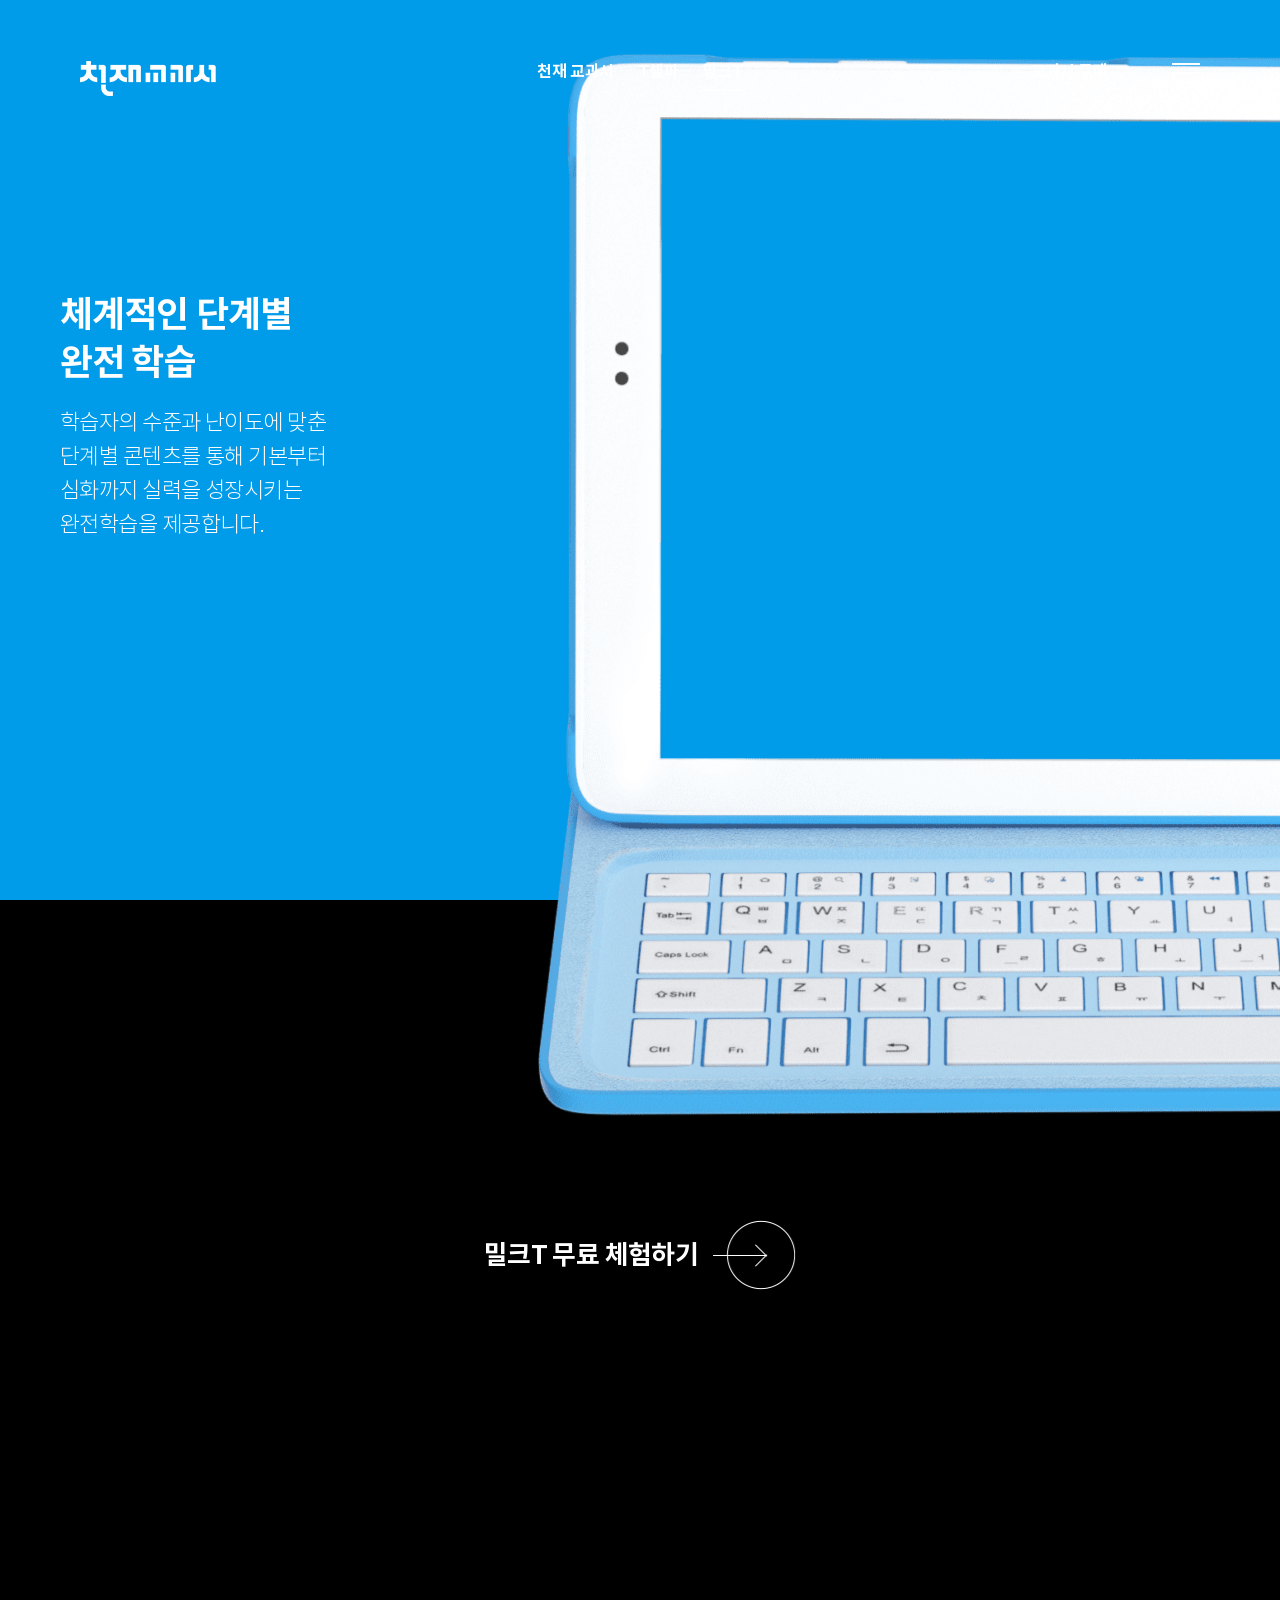
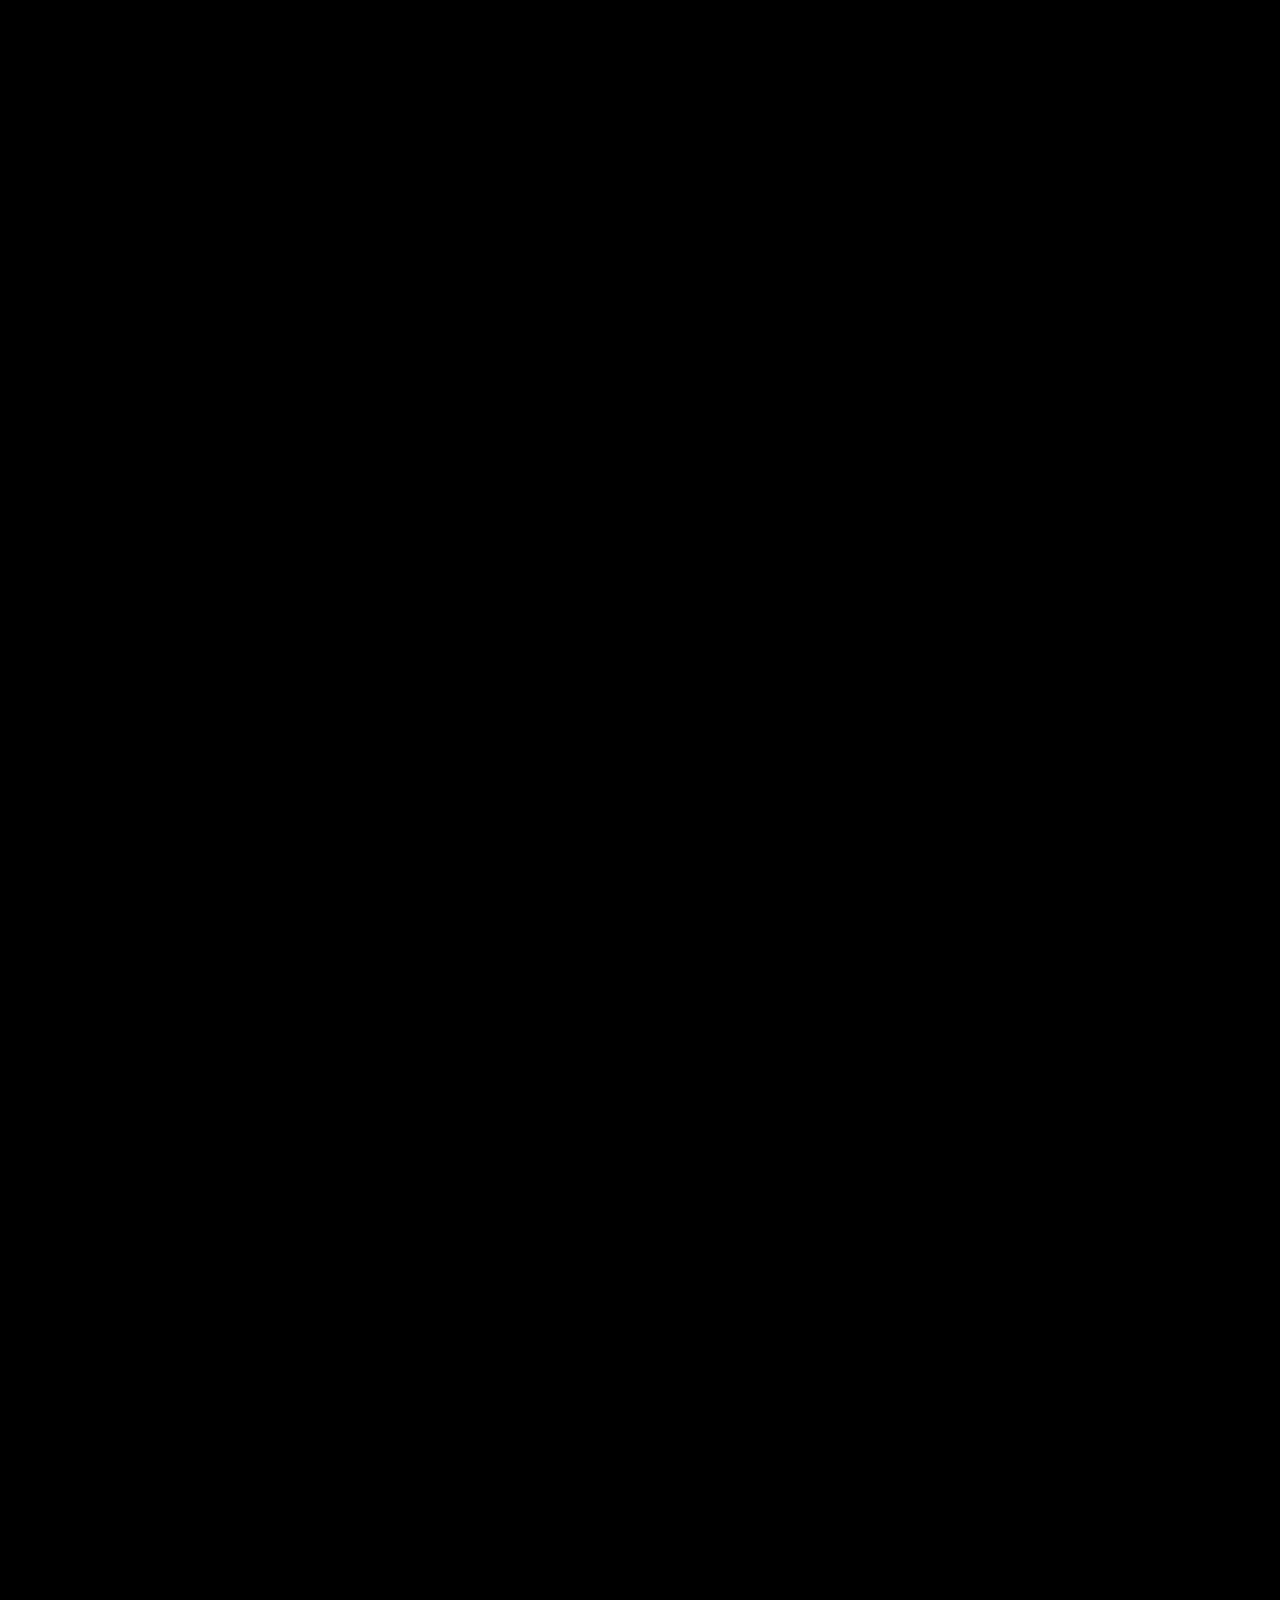
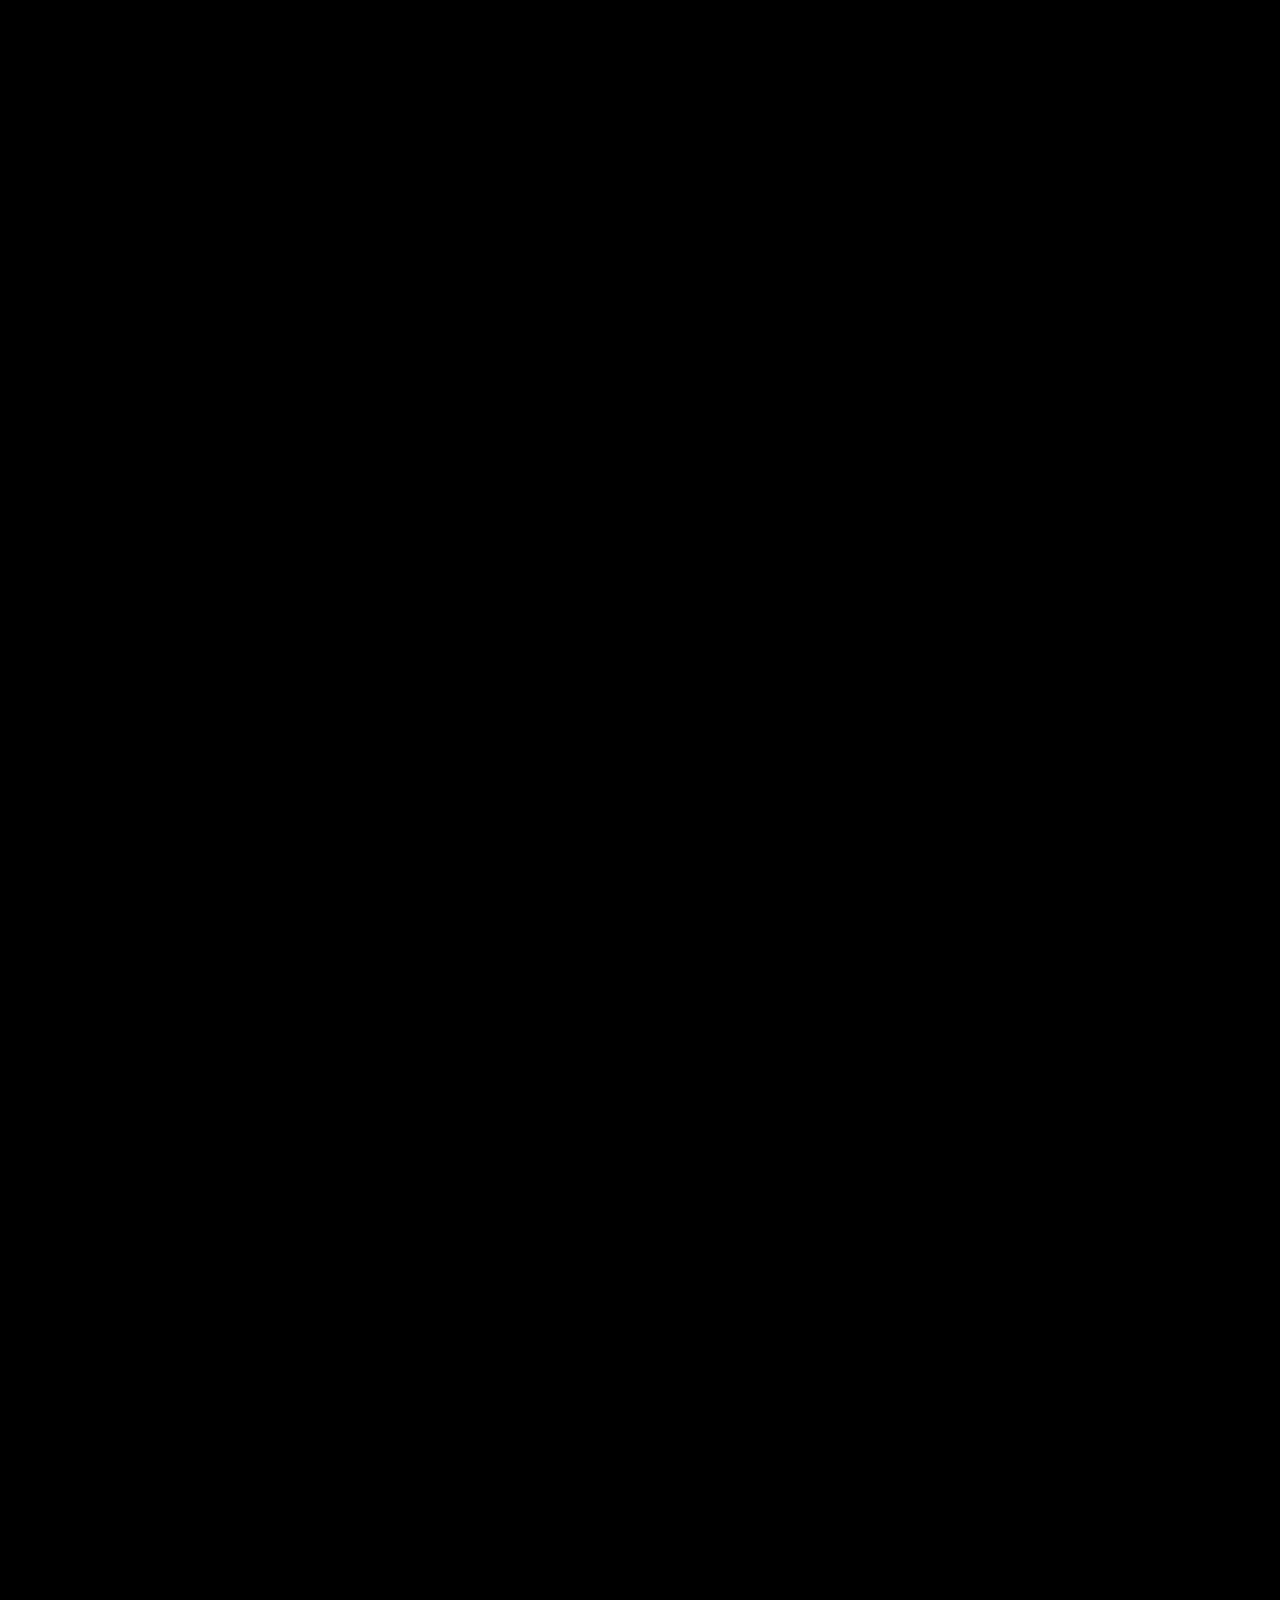
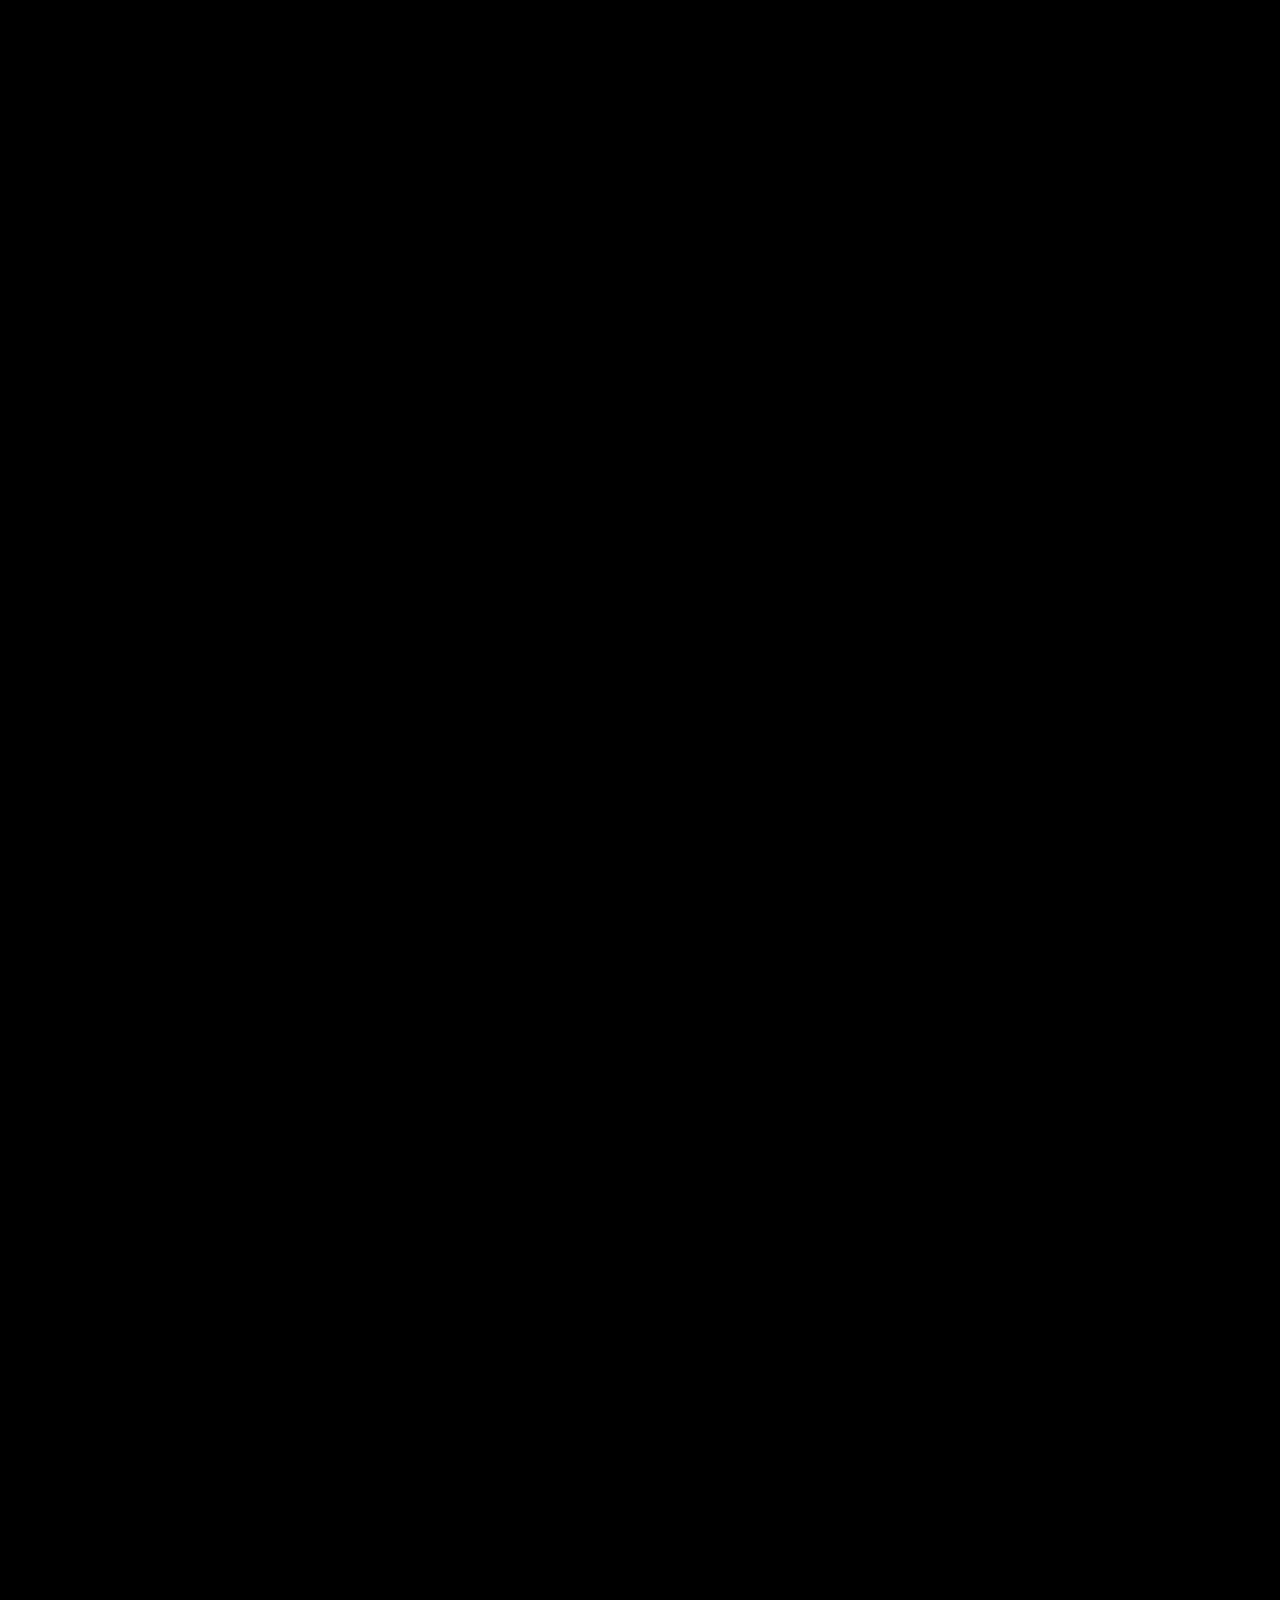
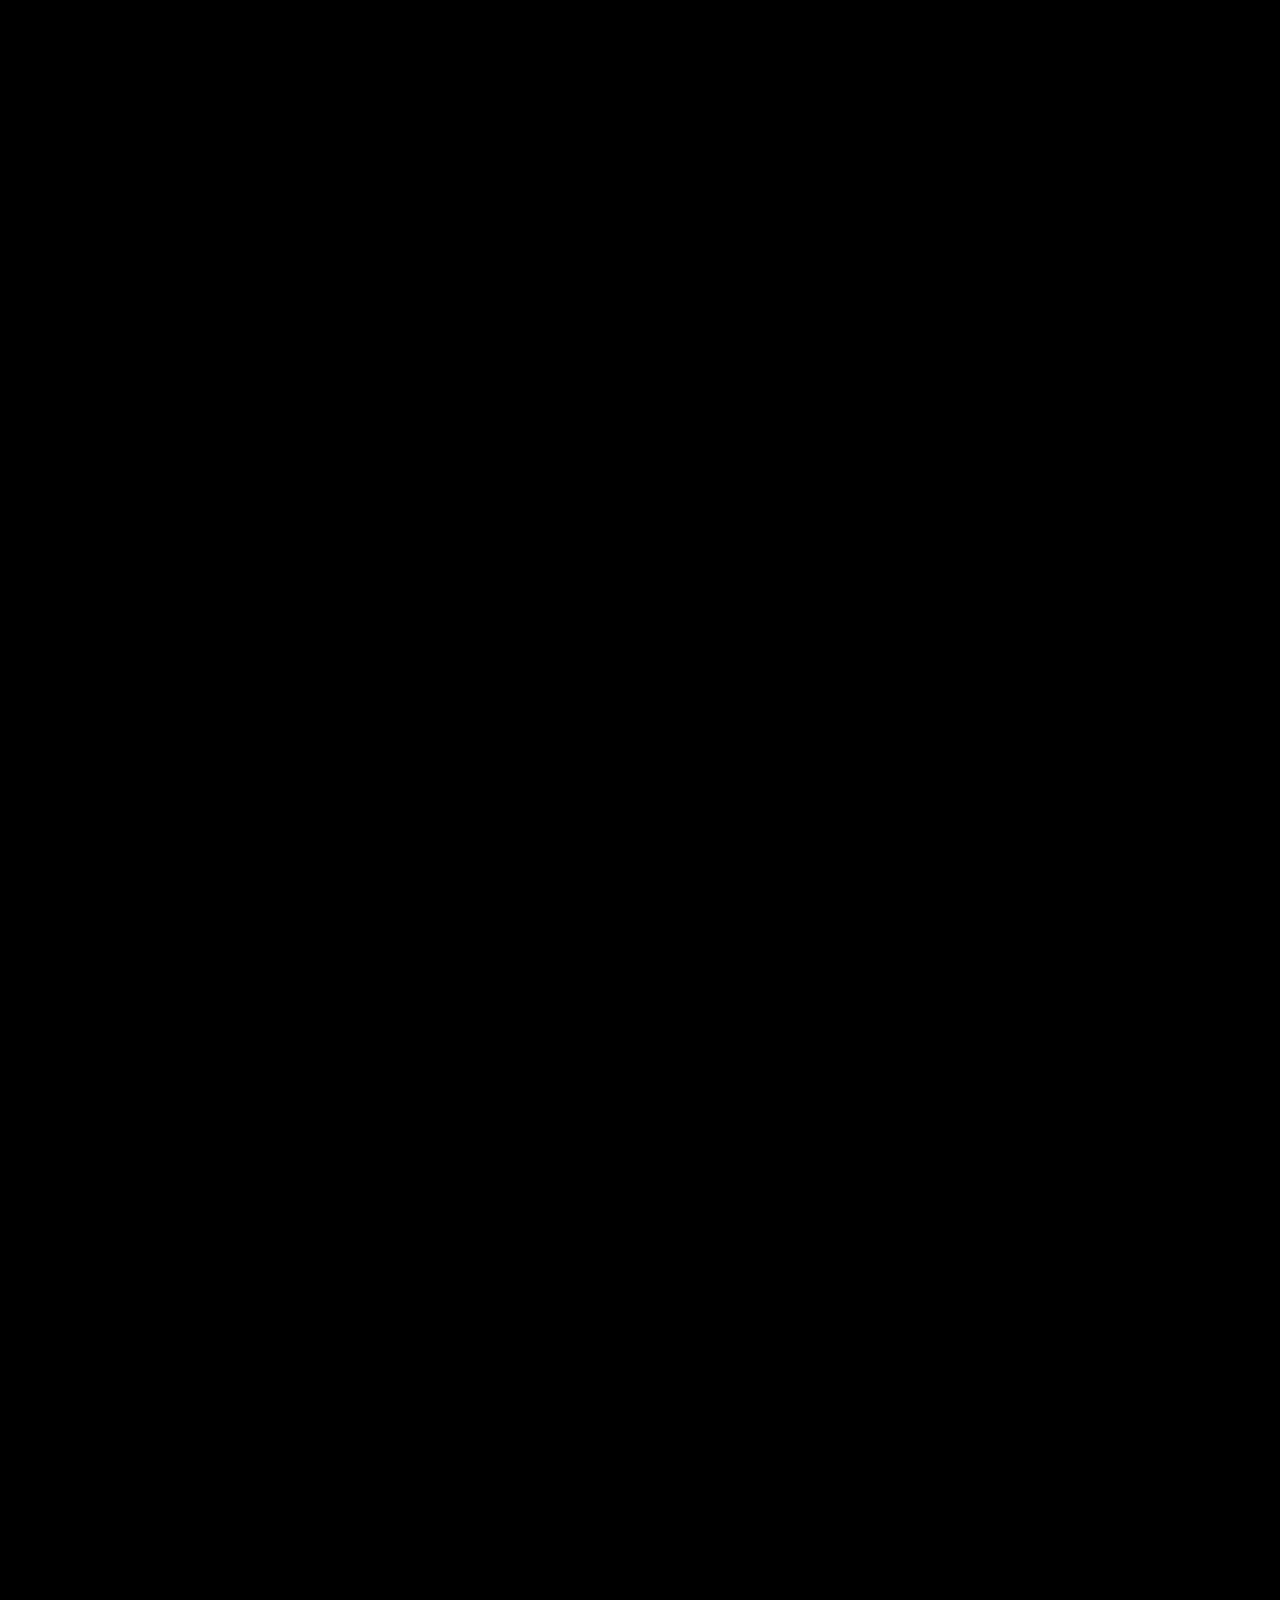
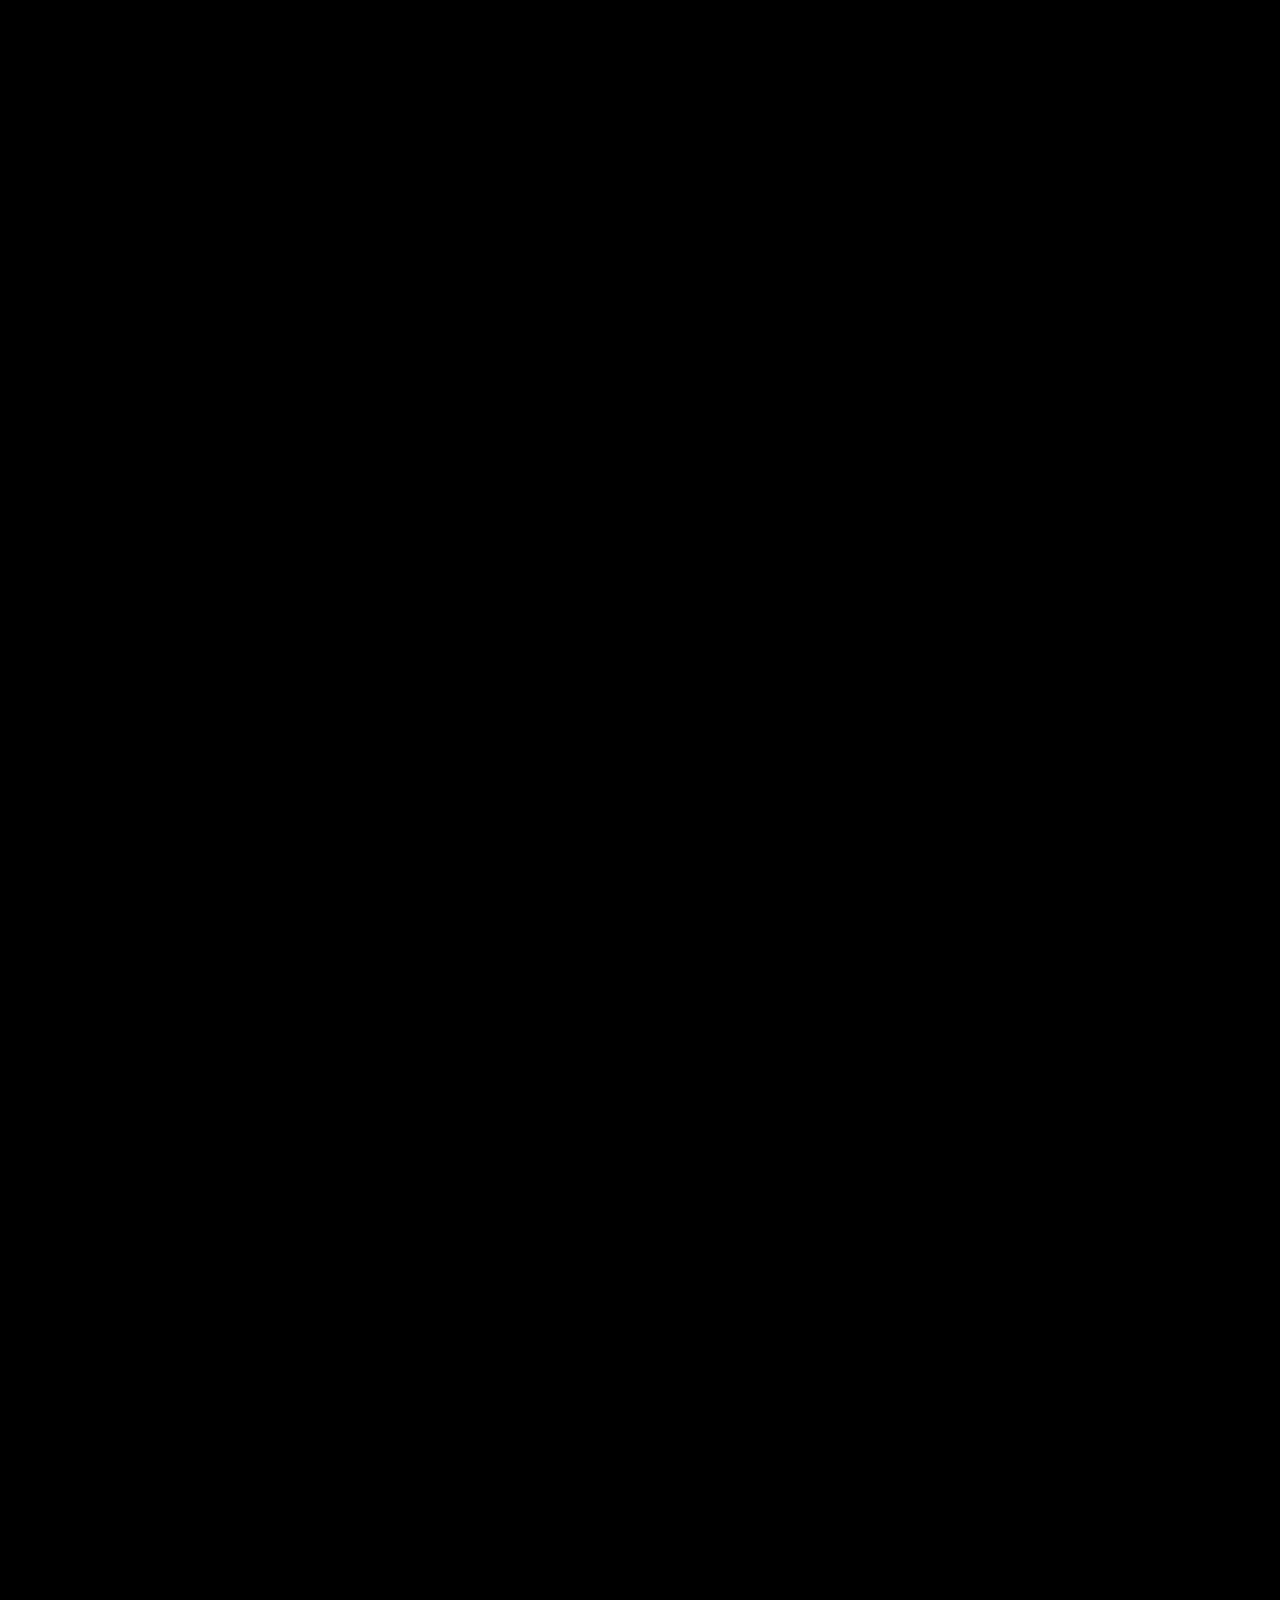
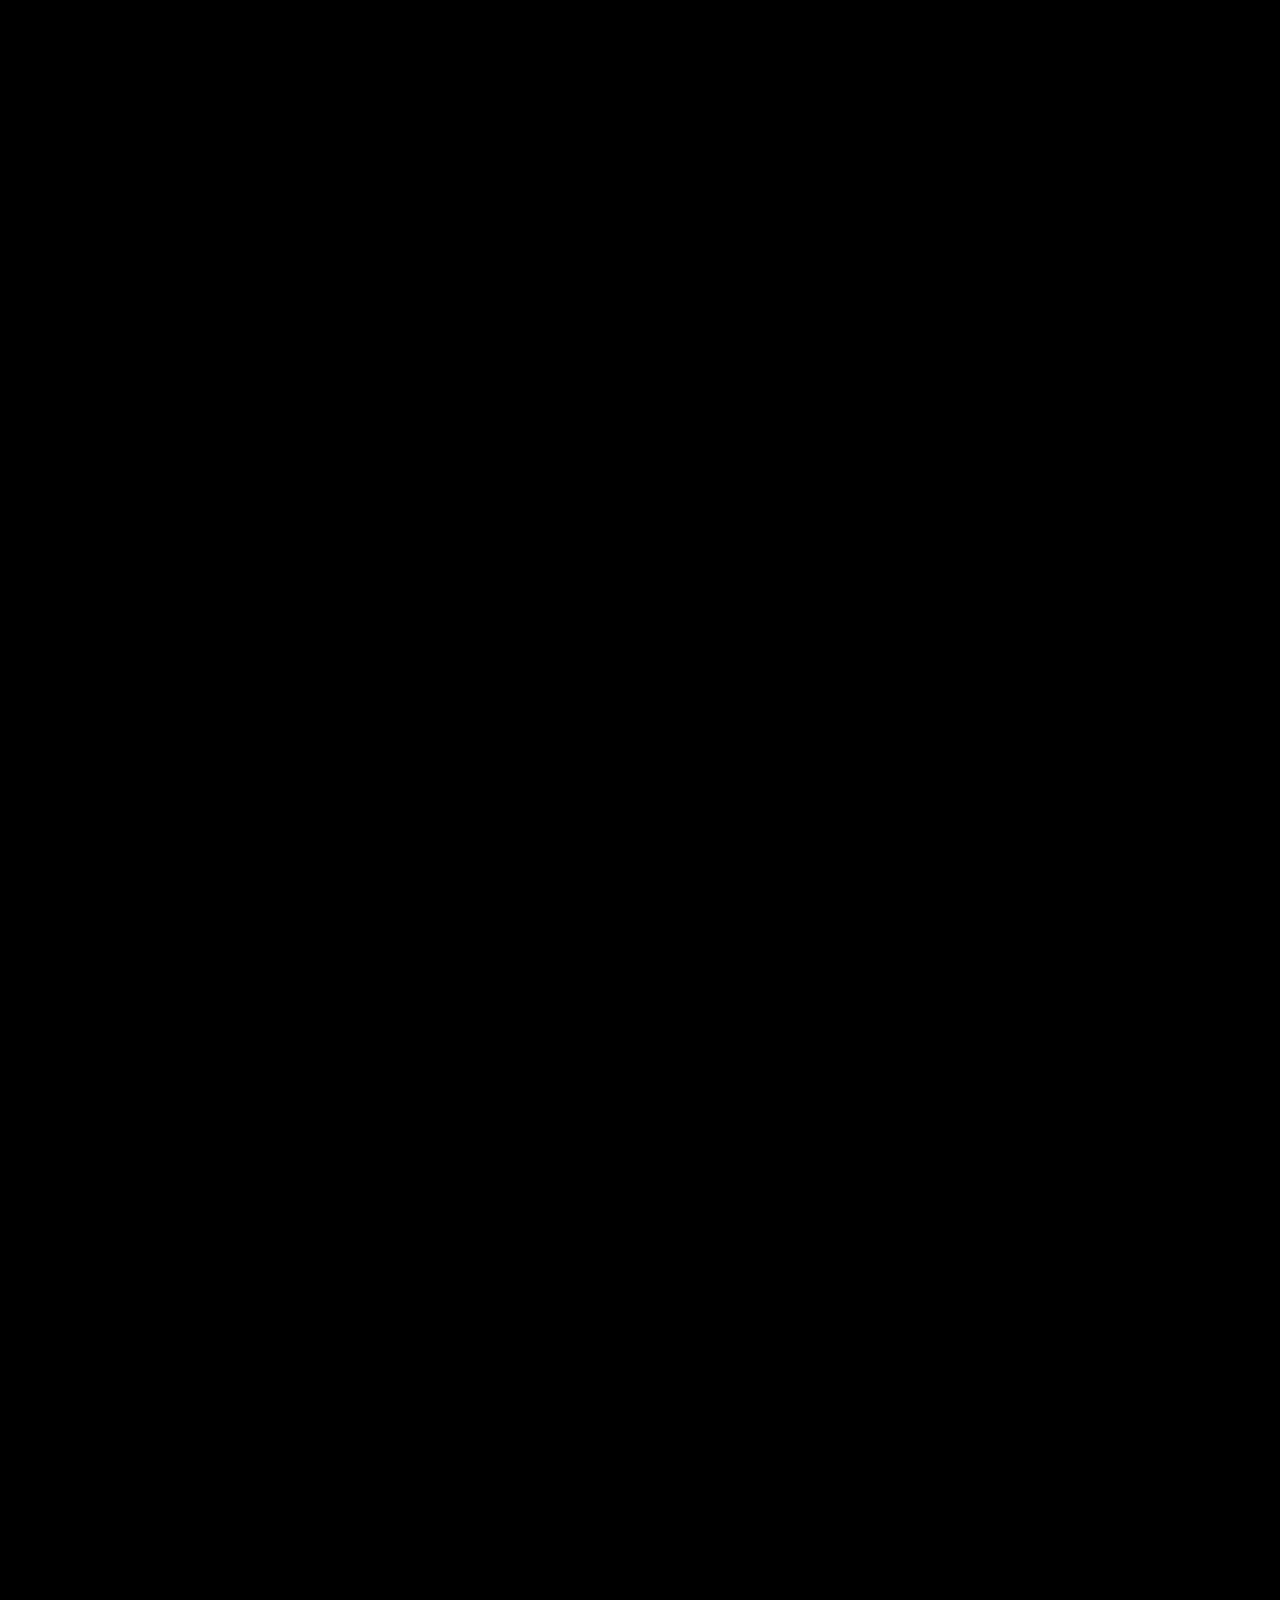
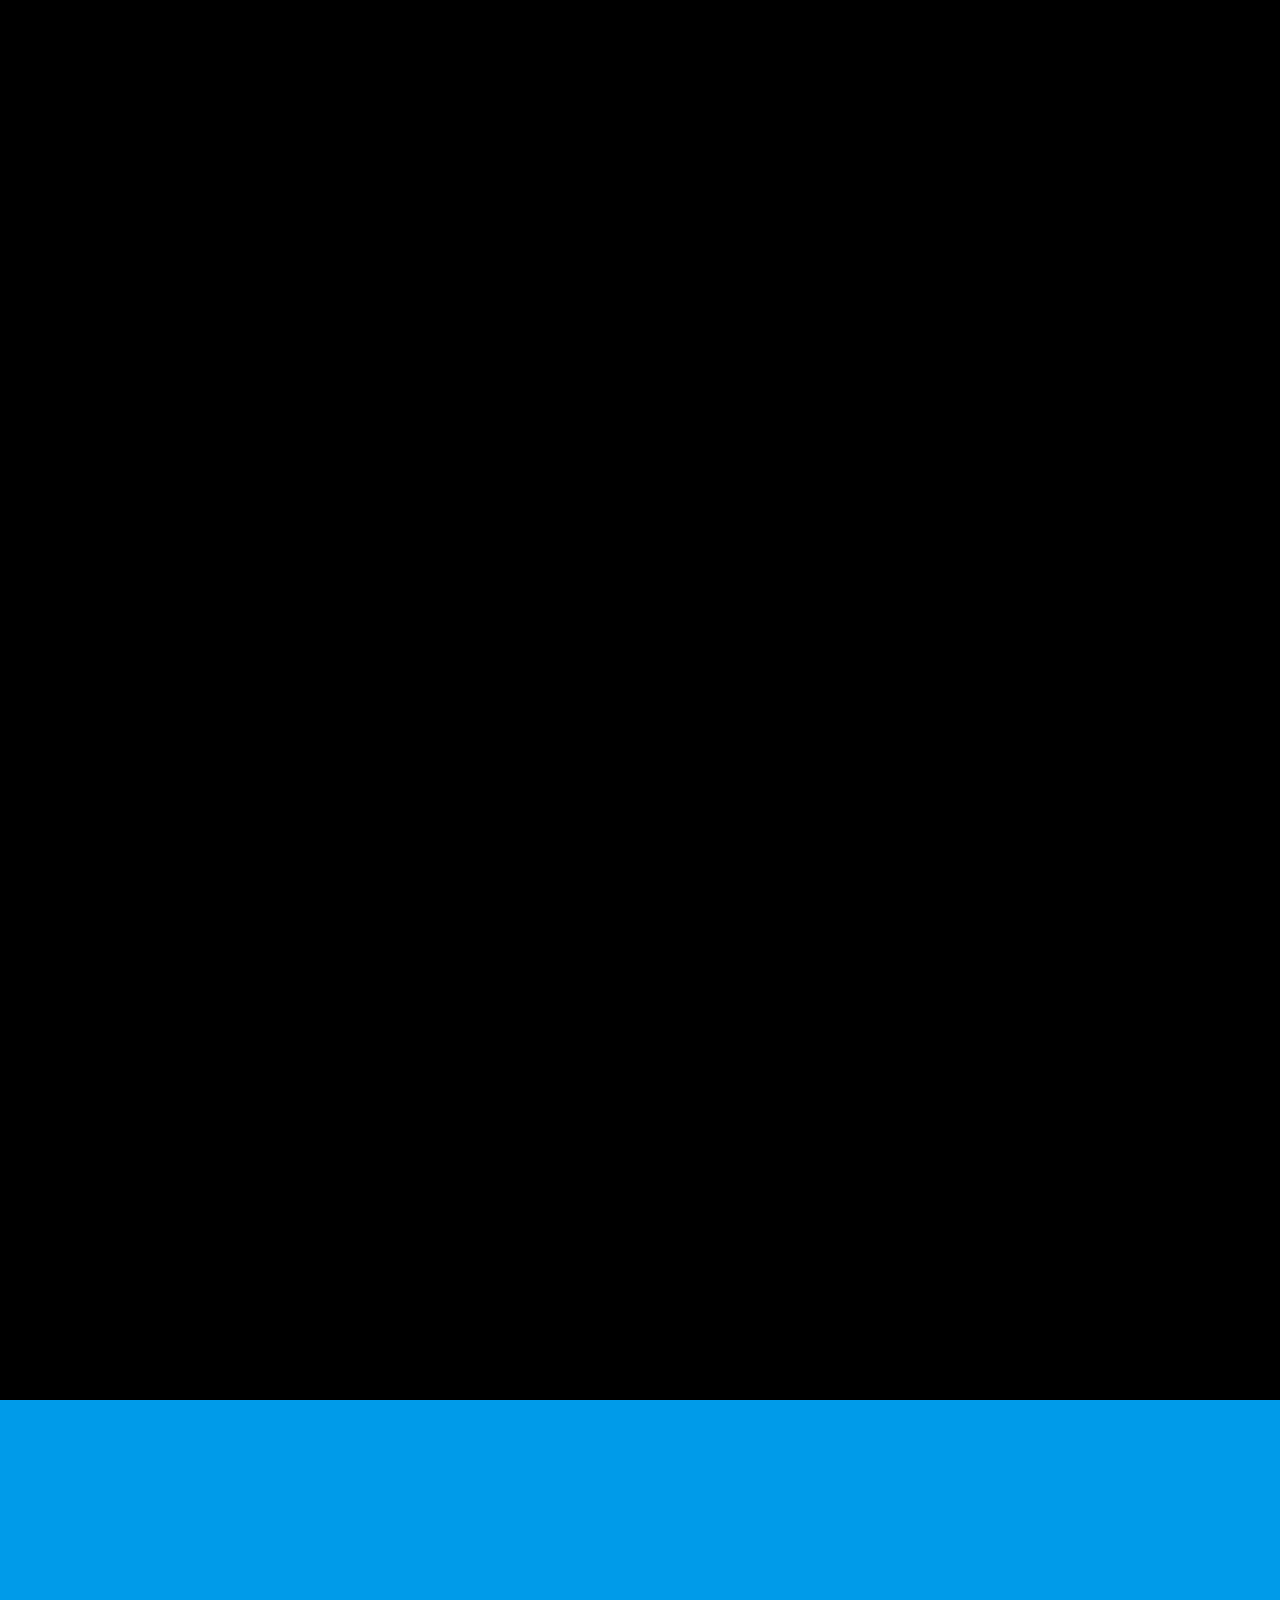
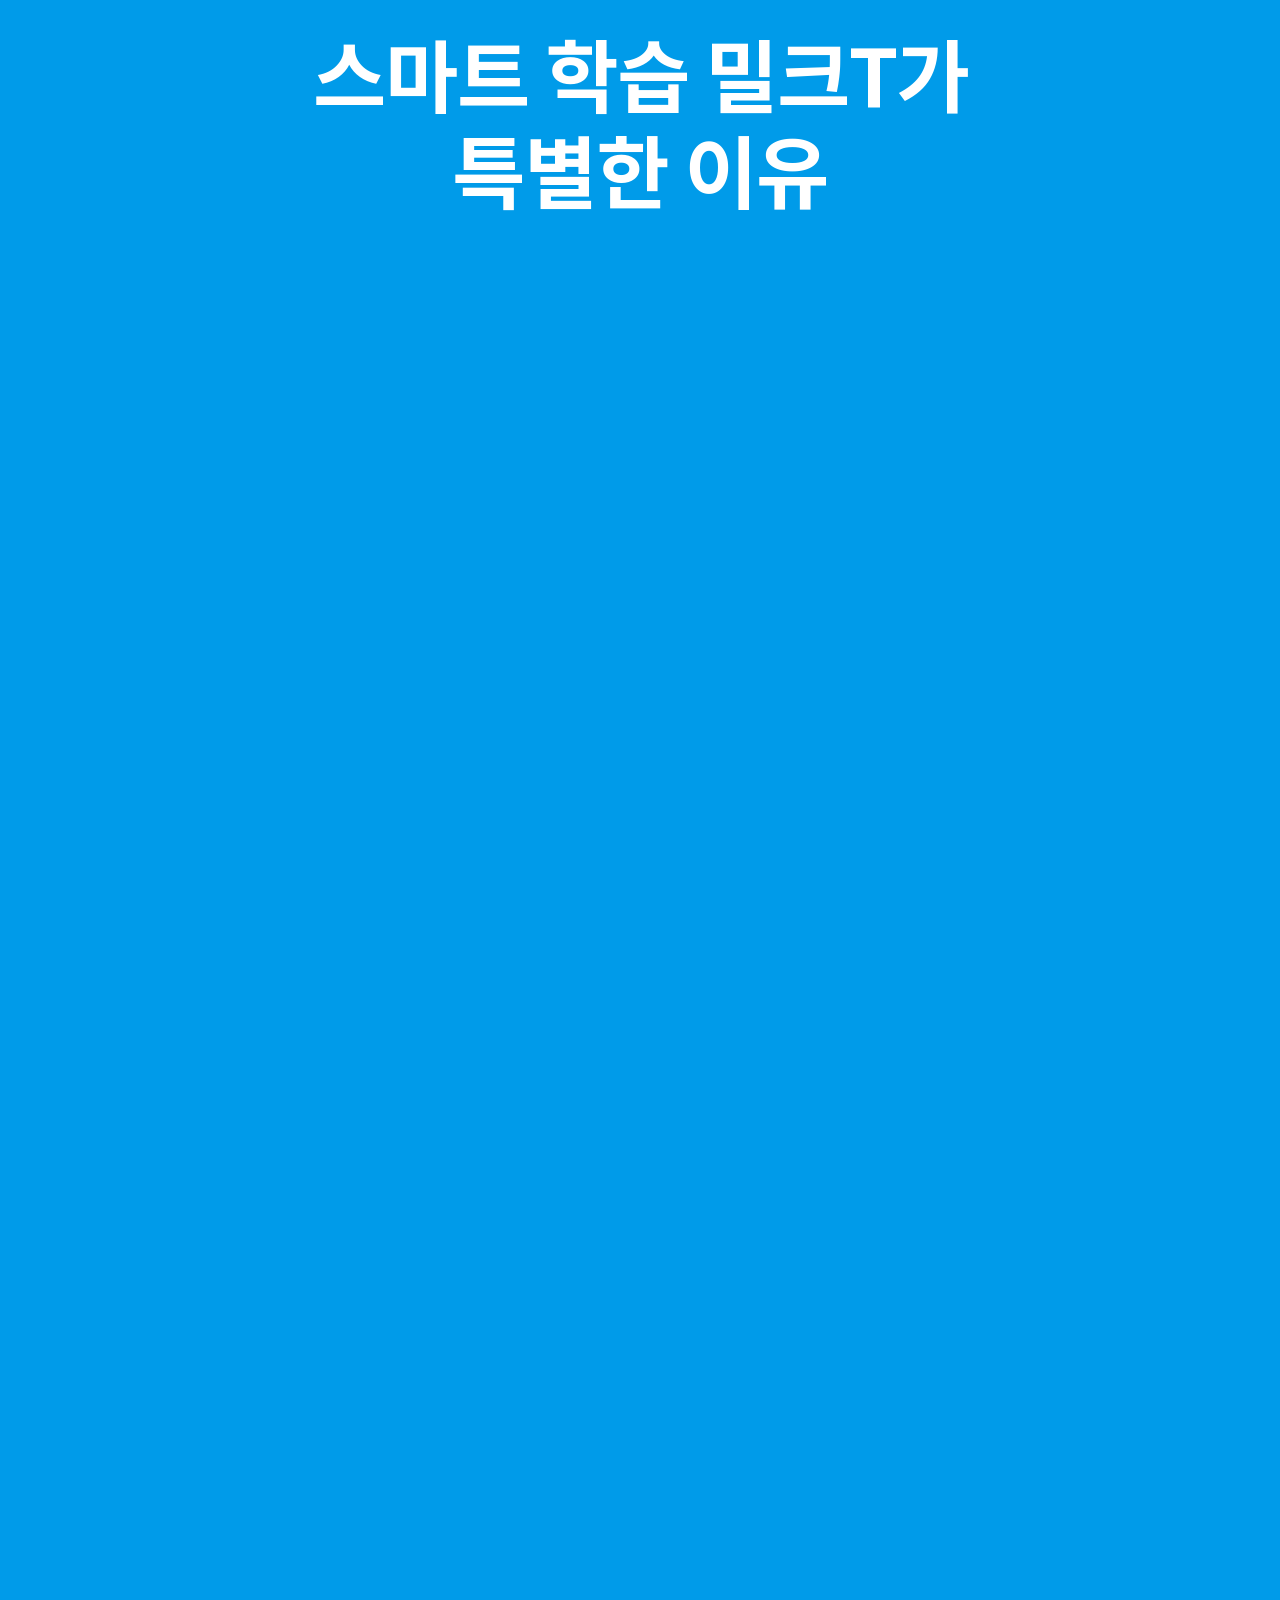
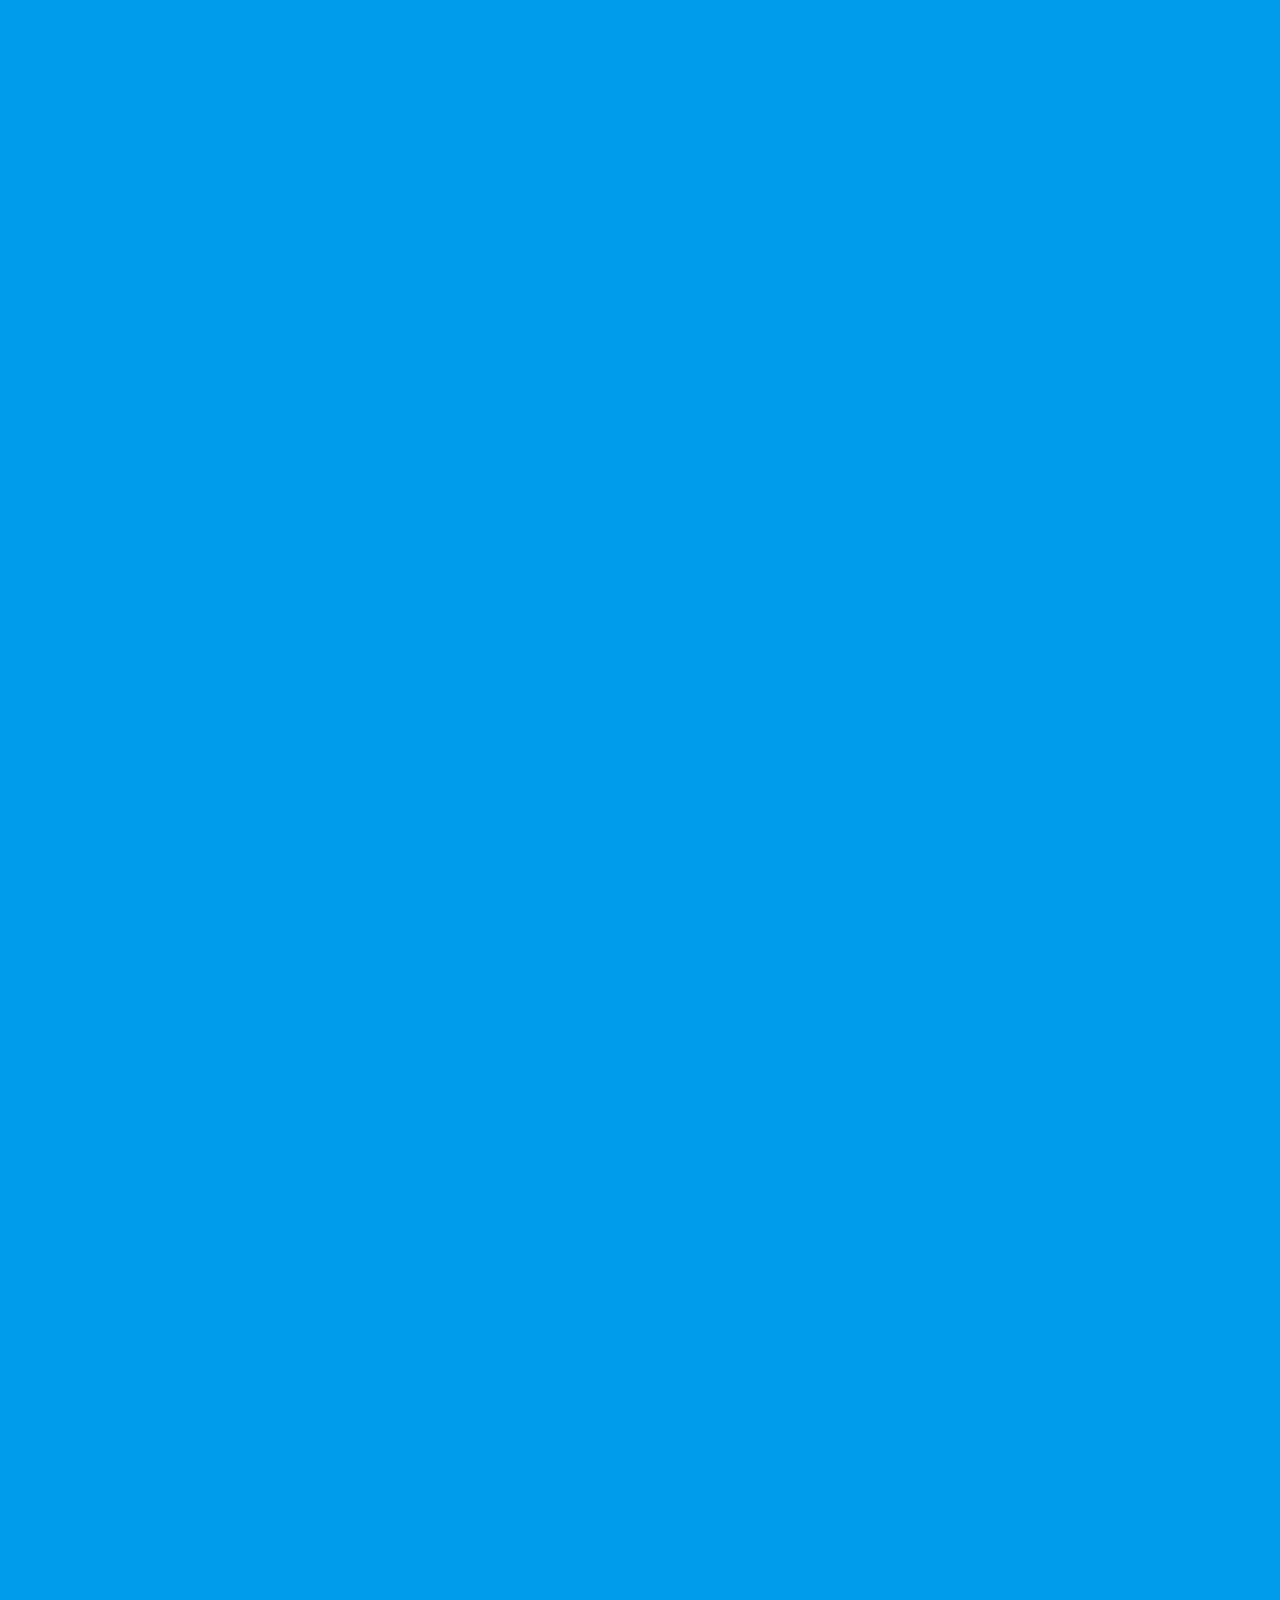
<file: milkt.html>
<!DOCTYPE html>
<html>
<head>
	<meta charset="UTF-8">
	<meta name="viewport" content="width=device-width, initial-scale=1.0,maximum-scale=1.0, minimum-scale=1.0, user-scalable=no" />
	<meta http-equiv="X-UA-Compatible" content="ie=edge,chrome=1">
	<meta http-equiv="Content-Type" content="text/html; charset=euc-kr">
	<title>천재 교과서 | 밀크T</title>
	<link rel="preload" href="./css/fonts/NotoSansKR-Black.woff2" as="font" type="font/woff2" crossorigin>
	<link rel="preload" href="./css/fonts/NotoSansKR-Bold.woff2" as="font" type="font/woff2" crossorigin>
	<link rel="preload" href="./css/fonts/NotoSansKR-Light.woff2" as="font" type="font/woff2" crossorigin>
	<link rel="preload" href="./css/fonts/NotoSansKR-Regular.woff2" as="font" type="font/woff2" crossorigin>
	<link rel="preload" href="./css/fonts/NanumMyeongjo.woff" as="font" type="font/woff" crossorigin>
	<link rel="icon" href="./images/common/favicon.ico" />
	<link rel="stylesheet" href="./css/common.css">
	<link rel="stylesheet" href="./css/milkt.css">
	<script src="./js/jquery-1.11.1.min.js"></script>
</head>
<body class="before-load">
	<div class="loading"><svg class="loading-circle"><circle cx="50%" cy="50%" r="25"></circle></svg></div>

	<!-- container -->
	<div class="container">
		<!-- header -->
		<header class="header hintro">
			<h1 class="logo"><a href="https://www.chunjaetext.co.kr/" target="_blank" alt="천재 교과서"></a></h1>
			<div class="center_link">
				<a href="index.html">천재 교과서</a>
				<a href="tsherpa.html">T셀파</a>
				<a href="milkt.html" class="on">밀크T</a>
			</div>
			<div class="right_link">
				<a href="https://mall.chunjaetext.co.kr/" target="_blank">교과서 구매</a>
				<a href="javascript:void(0)" class="btn"></a>
			</div>			
		</header>

		<!-- popnav -->
		<nav class="sub_nav">
			<span class="closebtn"></span>
			<div class="nav_box">
				<div class="in">
					<div class="leftbox">
						<div class="linkbox">
							<span><em>교과서를 더 새롭게, 요즘 교과서</em></span><br/>
							<a href="index.html"><em>천재 교과서</em></a>							
						</div>
						<div class="linkbox">
							<span><em>무료 교수학습지원</em></span><br/>
							<a href="tsherpa.html"><em>T셀파</em></a>
						</div>
						<div class="linkbox">
							<span><em>개인 맞춤형 스마트 학습</em></span><br/>
							<a href="milkt.html"><em>밀크T</em></a>
						</div>						
					</div>
					<div class="rightbox">
						<a href="https://mall.chunjaetext.co.kr/" target="_blank"><em>교과서 구매</em></a>
						<a href="http://www.tsherpa.co.kr/" target="_blank"><em>T셀파 바로가기</em></a>
						<a href="http://www.milkt.co.kr/" target="_blank"><em>밀크T 바로가기</em></a>						
					</div>
				</div>
			</div>
		</nav>

		<!-- intro -->
		<div class="intro">
			<span class="wh top"></span>
			<span class="wh right"></span>
			<span class="wh left"></span>
			<span class="wh bottom"></span>
			<div class="circle"><object type="image/svg+xml" data="./images/milkt/circle_svg.svg" class="circle_txt"></object></div>
			<div class="text">
				<p><em>요즘 아이들</em></p>
				<p><em>모두 밀크T</em></p>
			</div>
			<div class="scroll"><p alt="SCROLL"></p><span></span></div>
		</div>

		<!-- contents -->
		<section class="scroll-section" id="scroll-section-0">
			<div class="movie_wrap">
				<video class="video1" muted="muted" loop="loop" title="" webkit-playsinline="" playsinline="" >
					<source src="./images/milkt/movie_3_intro.mp4" type="video/mp4" >
				</video>
				<span class="dim"></span>
			</div>
			<div class="sticky-elem">
				<div class="bigTxtbox">
					<h2><em>새로운 학습법의 기준,</em></h2>
					<h2><em>밀크T</em></h2>
					<p><em>초학습 시대 변화하는 환경 속에서</em></p>
					<p><em>아이 한 명 한 명에게 꼭 맞춘 개인맞춤 교육으로 </em></p>
					<p><em>우리 교육이 가야할 미래를 제시합니다.</em></p>
				</div>
			</div>
		</section>

		<section class="scroll-section" id="scroll-section-1">
			<div class="sticky-elem">
				<p>우리 아이들을 가장 잘 알고,<br/>대한민국 교육을 가장 잘 이해하는<br/>40년 역사 <strong>천재교육의 가치</strong>를<br/>밀크T를 통해 이어 나갑니다.</p>
			</div>
		</section>

		<section class="scroll-section" id="scroll-section-2">
			<div class="sticky-elem sec2_st1">
				<div class="widthbox">
					<div class="box">
						<div class="photo">
							<img src="./images/milkt/sec2_st1_photo1.jpg" />
						</div>
						<div class="txt">
							<p>40년을 지켜온<br/>교육에 대한<br/><strong>신념</strong></p>
							<span class="bgtxt"></span>
						</div>						
					</div>
					<div class="box">
						<div class="photo">
							<img src="./images/milkt/sec2_st1_photo2.jpg" />
						</div>
						<div class="txt">
							<p>오랜 경험을<br/>통해 쌓아온<br/><strong>노하우</strong></p>
							<span class="bgtxt"></span>
						</div>						
					</div>
					<div class="box">
						<div class="photo">
							<img src="./images/milkt/sec2_st1_photo3.jpg" />
						</div>
						<div class="txt">
							<p>학교와 선생님으로<br/>검증 받은<br/><strong>콘텐츠</strong></p>
							<span class="bgtxt"></span>
						</div>						
					</div>
					<div class="box">
						<div class="photo">
							<img src="./images/milkt/sec2_st1_photo4.jpg" />
						</div>
						<div class="txt">
							<p>따라올 수 없는<br/>독보적인<br/><strong>기술력</strong></p>
							<span class="bgtxt"></span>
						</div>						
					</div>
				</div>
			</div>
		</section>

		<section class="scroll-section" id="scroll-section-3">
			<div class="sticky-elem">
				<p>초학습 시대<br/>획일적인 교육이 아닌 <br/>학생 개개인의 특성을 반영한<br/><strong>1:1 맞춤학습</strong>으로<br/>아이들의 가능성을 열고<br/>미래로 도약합니다.</p>
			</div>
		</section>

		<section class="scroll-section" id="scroll-section-4">
			
			<div class="movie_wrap">
				<video class="video2" muted="muted" loop="loop" title="" webkit-playsinline="" playsinline="" >
					<source src="./images/milkt/movie_3_ad.mp4" type="video/mp4" >
				</video>
				<span class="dim"><span class="btn movclick">영상 보기</span></span>
			</div>
			<div class="sticky-elem">
				<div class="inner">
					<p><em>유아부터 초등, 중등, 고등까지!</em></p>
					<p><em><strong>스마트 학습 밀크T</strong> 하나로 완성합니다!</em></p>
				</div>
			</div>
		</section>

		<section class="scroll-section" id="scroll-section-5">
			<div class="sticky-elem">
				<div class="inner top">
					<div>
						<div class="rbox">
							<div class="txt">
								<p>초단기간 정학습생</p>
								<p><strong>14만 명</strong></p>
								<p>초단기간 정학습생 수 돌파<br/>연간 <span>신규 학습생 2.7배</span> 증가</p>
							</div>
							<span class="round"><svg class="circle" xmlns="http://www.w3.org/2000/svg" width="390" height="390" viewBox="0 0 390 390" fill="none" x="0px" y="0px" xml:space="preserve"><g class="cls-1" style="fill:none;isolation:isolate;"><g id="Ellipse_1-2"><path style="fill:none;stroke:#006cff;" d="M195,1.13a193.92,193.92,0,0,1,75.46,372.5A193.87,193.87,0,0,1,57.91,57.92,193.31,193.31,0,0,1,195,1.13m0-1C87.37.13.13,87.38.13,195S87.37,389.86,195,389.86,389.86,302.62,389.86,195,302.62.13,195,.13Z"/></g></g></svg></span>
						</div>
						<div class="rbox">
							<div class="txt">
								<p>학부모 만족도</p>
								<p><strong>99.5%</strong></p>
								<p><span>콘텐츠</span> 만족도 99.5%<br/><span>학습관리</span> 만족도 99.1%</p>
							</div>
							<span class="round"><svg class="circle" xmlns="http://www.w3.org/2000/svg" width="390" height="390" viewBox="0 0 390 390" fill="none" x="0px" y="0px" xml:space="preserve"><g class="cls-1" style="fill:none;isolation:isolate;"><g id="Ellipse_1-2"><path style="fill:none;stroke:#006cff;" d="M195,1.13a193.92,193.92,0,0,1,75.46,372.5A193.87,193.87,0,0,1,57.91,57.92,193.31,193.31,0,0,1,195,1.13m0-1C87.37.13.13,87.38.13,195S87.37,389.86,195,389.86,389.86,302.62,389.86,195,302.62.13,195,.13Z"/></g></g></svg></span>
						</div>
						<div class="rbox">
							<div class="txt">
								<p>학부모 추천 가입</p>
								<p><strong>240%</strong></p>
								<p>4명 중 <span>3명 재구매</span><br/>선택엔 이유가 있습니다.</p>
							</div>
							<span class="round"><svg class="circle" xmlns="http://www.w3.org/2000/svg" width="390" height="390" viewBox="0 0 390 390" fill="none" x="0px" y="0px" xml:space="preserve"><g class="cls-1" style="fill:none;isolation:isolate;"><g id="Ellipse_1-2"><path style="fill:none;stroke:#006cff;" d="M195,1.13a193.92,193.92,0,0,1,75.46,372.5A193.87,193.87,0,0,1,57.91,57.92,193.31,193.31,0,0,1,195,1.13m0-1C87.37.13.13,87.38.13,195S87.37,389.86,195,389.86,389.86,302.62,389.86,195,302.62.13,195,.13Z"/></g></g></svg></span>
						</div>
					</div>
					<p class="infotxt">1) 2021년 6월 기준, 밀크T 초등, 중학 정학습생 가입 수 기준 2) 2020년 8월 14일~30일 밀크T 정학습생 만족도 설문조사 결과와 9월 1일~30일 밀크T 정학습생 만족도 설문조사 결과 평균 기준<br/>3) 2019년 전년 동기간 대비 (1월~12월) 밀크T초등 추천으로 가입한 신규 회원 기준 4) 전년 동기간 대비, 2019년 1월~12월 온라인 검색광고를 통해 가입한 신규 결제자 기준<br/>5) 2019년 4월 18일~22일 밀크T정학습생 조사 결과 기준 6) 2019년 10월~12월 밀크T초등 학습만료 대상자 중 재연장 비율 74% 기준</p>
				</div>
				<div class="inner bottom">
					<div class="txtbox">
						<p><em>밀크T는 아이들 교육만큼은 <strong>확실한 기준</strong>을 가진</em></p>
						<p><em>학부모님들을 만족시켰습니다.</em></p>
					</div>
					<div class="txtbox">
						<p><em>수많은 학부모님이 선택한 밀크T!</em></p>
						<p><em><strong>확실한 대세</strong>로 떠오른 데엔 그 이유가 있습니다.</em></p>
					</div>
				</div>
			</div>
		</section>

		<section class="scroll-section" id="scroll-section-6">
			<div class="sticky-elem sec6_st1">
				<h2>스마트 학습 밀크T가<br/>특별한 이유</h2>
			</div>
			<div class="sticky-elem sec6_st2">
				<div class="padarea">
					<div class="padbox">
						<div class="incon on"><img src="./images/milkt/sec6_st2_padbox_incon0.png" /></div>
						<div class="incon">
							<video class="sec6_st2_video1" muted="muted" loop="loop" webkit-playsinline="" playsinline="" poster="" >
								<source src="./images/milkt/sec6_st2_padbox_incon1.mp4" type="video/mp4" >
							</video>
						</div>
						<div class="incon">
							<video class="sec6_st2_video2" muted="muted" loop="loop" webkit-playsinline="" playsinline="" poster="" >
								<source src="./images/milkt/sec6_st2_padbox_incon2.mp4" type="video/mp4" >
							</video>
						</div>
						<div class="incon">
							<video class="sec6_st2_video3" muted="muted" xloop="loop" webkit-playsinline="" playsinline="" poster="" >
								<source src="./images/milkt/sec6_st2_padbox_incon3.mp4" type="video/mp4" >
							</video>
						</div>
						<div class="incon">
							<video class="sec6_st2_video4" muted="muted" loop="loop" webkit-playsinline="" playsinline="" poster="" >
								<source src="./images/milkt/sec6_st2_padbox_incon4.mp4" type="video/mp4" >
							</video>
						</div>
						<div class="pad"><img src="./images/milkt/sec6_st2_padbox_pad.png" /></div>
					</div>
				</div>
				<div class="txtarea">
					<div class="txtbox">
						<h3>AI분석을 통한 <br/>개인 맞춤 학습</h3>
						<p>학습자의 특성과 수준을 <br/>정확히 파악하고 <br/>개개인에 딱 맞춘 학습 방향과 <br/>콘텐츠를 제공합니다.</p>
					</div>
					<div class="txtbox">
						<h3>전문 선생님의 1:1 <br/>밀착 관리</h3>
						<p>교육전문가 선생님의 세심하고 <br/>전문적인 학습 관리로<br/>아이가 스스로 공부하고 행동하니까 <br/>엄마의 걱정이 사라집니다.</p>
						<div class="img"><img src="./images/milkt/sec6_st2_txtbox2_img.png" /></div>
					</div>
					<div class="txtbox">
						<h3>다양한 참여형 콘텐츠로<br/>능동적인 학습</h3>
						<p>학습자의 동작에 반응하는 <br/>참여형 콘텐츠를 통해<br/>아이가 공부에 몰입하고 <br/>주도적으로 학습에 임합니다.</p>
					</div>
					<div class="txtbox">
						<h3>체계적인 단계별 <br/>완전 학습</h3>
						<p>학습자의 수준과 난이도에 맞춘 <br/>단계별 콘텐츠를 통해 기본부터 <br/>심화까지 실력을 성장시키는 <br/>완전학습을 제공합니다.</p>
					</div>
				</div>
			</div>
		</section>

		<section class="scroll-section" id="scroll-section-7">
			<div class="sticky-elem sec7_st1">
				<div class="inner on">
					<div class="toptxt">
						초학습 시대,<br/>
						시대의 변화에 발맞춰<br/>
						더욱 스마트한 학습을 제공합니다.<br/>
						<strong>요즘 아이들 공부법, 밀크T</strong>
					</div>
					<div class="righttop">밀크T</div>
				</div>
			</div>
			<div class="sticky-elem sec7_st2">
				<div class="inner">						
					<div class="bigbox">
						<div class="bigTxtbox">
							<h2><em>아이들의 <strong>올바른 공부 습관</strong>을</em></h2>
							<h2><em>형성하는 밀크T</em></h2>						
						</div>
						<div class="movie_wrap">
							<img src ="./images/milkt/sec7_st2_cha_blank.png" />
							<video class="video3 sec7_st2_video1" muted="muted" loop="loop" title="" webkit-playsinline="" playsinline="" src="./images/milkt/sec7_st2_cha1.webm" ></video>
						</div>
					</div>
					<div class="bigbox">
						<div class="bigTxtbox">
							<h2><em><strong>개인 맞춤 학습</strong>을</em></h2>
							<h2><em>제공하는 밀크T</em></h2>		
						</div>
						<div class="movie_wrap">
							<img src ="./images/milkt/sec7_st2_cha_blank.png" />
							<video class="video3 sec7_st2_video2" muted="muted" loop="loop" title="" webkit-playsinline="" playsinline="" src="./images/milkt/sec7_st2_cha2.webm" ></video>
						</div>
					</div>
					<div class="bigbox">
						<div class="bigTxtbox">
							<h2><em>엄마의 고민과 부담을</em></h2>
							<h2><em>덜어주는 밀크T</em></h2>
						</div>
						<div class="movie_wrap">
							<img src ="./images/milkt/sec7_st2_cha_blank.png" />
							<video class="video3 sec7_st2_video3" muted="muted" loop="loop" title="" webkit-playsinline="" playsinline="" src="./images/milkt/sec7_st2_cha3.webm" ></video>
						</div>
					</div>
					<div class="bigbox">
						<div class="bigTxtbox">
							<h2><em>생생한 학습 콘텐츠로</em></h2>
							<h2><em><strong>폭넓은 사고</strong>를 지원하는 밀크T</em></h2>
						</div>
						<div class="movie_wrap">
							<img src ="./images/milkt/sec7_st2_cha_blank.png" />
							<video class="video3 sec7_st2_video4" muted="muted" loop="loop" title="" webkit-playsinline="" playsinline="" src="./images/milkt/sec7_st2_cha4.webm" ></video>
						</div>
					</div>
					<div class="bottxt">
						<p><a href="http://www.milkt.co.kr" target="_blank" class="txt">밀크T 무료 체험하기</a><a href="http://www.milkt.co.kr" target="_blank" class="gobtn"></a></p>
					</div>
				</div>
			</div>
		</section>

		<section class="scroll-section" id="scroll-section-8">
			<div>
				<div class="sticky-elem sec8_st1">
					<div class="inner">
						<div class="topbtxt">
							교육의 기본인 <strong>교과서</strong>부터<br/>미래교육인 <strong>스마트 학습</strong>까지,<br/>대한민국 교육은 역시<br/><strong>천재 교과서</strong>가 이끌어갑니다.
						</div>
					</div>
				</div>
				<div class="sticky-elem sec8_st2">
					<div class="inner">
						<div class="txtbox">
							<p>초·중·고 교과서 점유율 1위<strong>천재 교과서</strong></p>
							<div class="btnbox">
								<a href="index.html">바로가기</a>
							</div>
						</div>
						<div class="txtbox">
							<p>선생님을 위한 모든 것<strong>교수지원서비스, T셀파</strong></p>
							<div class="btnbox">
								<a href="tsherpa.html">바로가기</a>
							</div>
						</div>
						<div class="txtbox">
							<p>요즘아이들 모두 밀크T<strong>스마트 학습, 밀크T</strong></p>
							<div class="btnbox">
								<a href="milkt.html">바로가기</a>
							</div>
						</div>
					</div>
				</div>
			</div>
		</section>

		<!-- footer -->
		<footer class="footer">
			<div class="inner">
				<h1 class="logo"><img src="./images/common/ftlogo.png" alt="천재 교과서" /></h1>
				<div class="info">
					<ul>
						<li>(주)천재 교과서대표: 박정과, 윤문현</li>
						<li>주소: 08517 서울특별시 금천구 디지털로10길 78 (가산동) 가산테라타워</li>
						<li>대표번호 02-3282-2944 ㅣ 천재 교과서 02-3282-8705 ㅣ 밀크T초등 1577-1533 ㅣ 밀크T중학 1522-5533</li>
						<li>사업자 등록번호: 119-81-70643통신판매신고번호: 제 2016-서울금천-1306호[사업자정보확인]부가통신사업신고번호: 016712</li>
					</ul>
					<p>Copyright © 2021 By CHUNJAETEXTBOOK Co.,Ltd All Rights Reserved.</p>
				</div>
			</div>
		</footer>

		<!-- popup -->
		<div class="videopop">
			<span class="closebtn"></span>
			<div class="video">
				<div class="in">
					<img src="./images/main/mov_blank.png" alt="" />
					<div id="video2" ></div>
				</div>
			</div>
		</div>
	</div>
	<!--// container -->	

	<script type="text/javascript" src="./js/milkt.js"></script>
</body>
</html>
</file>
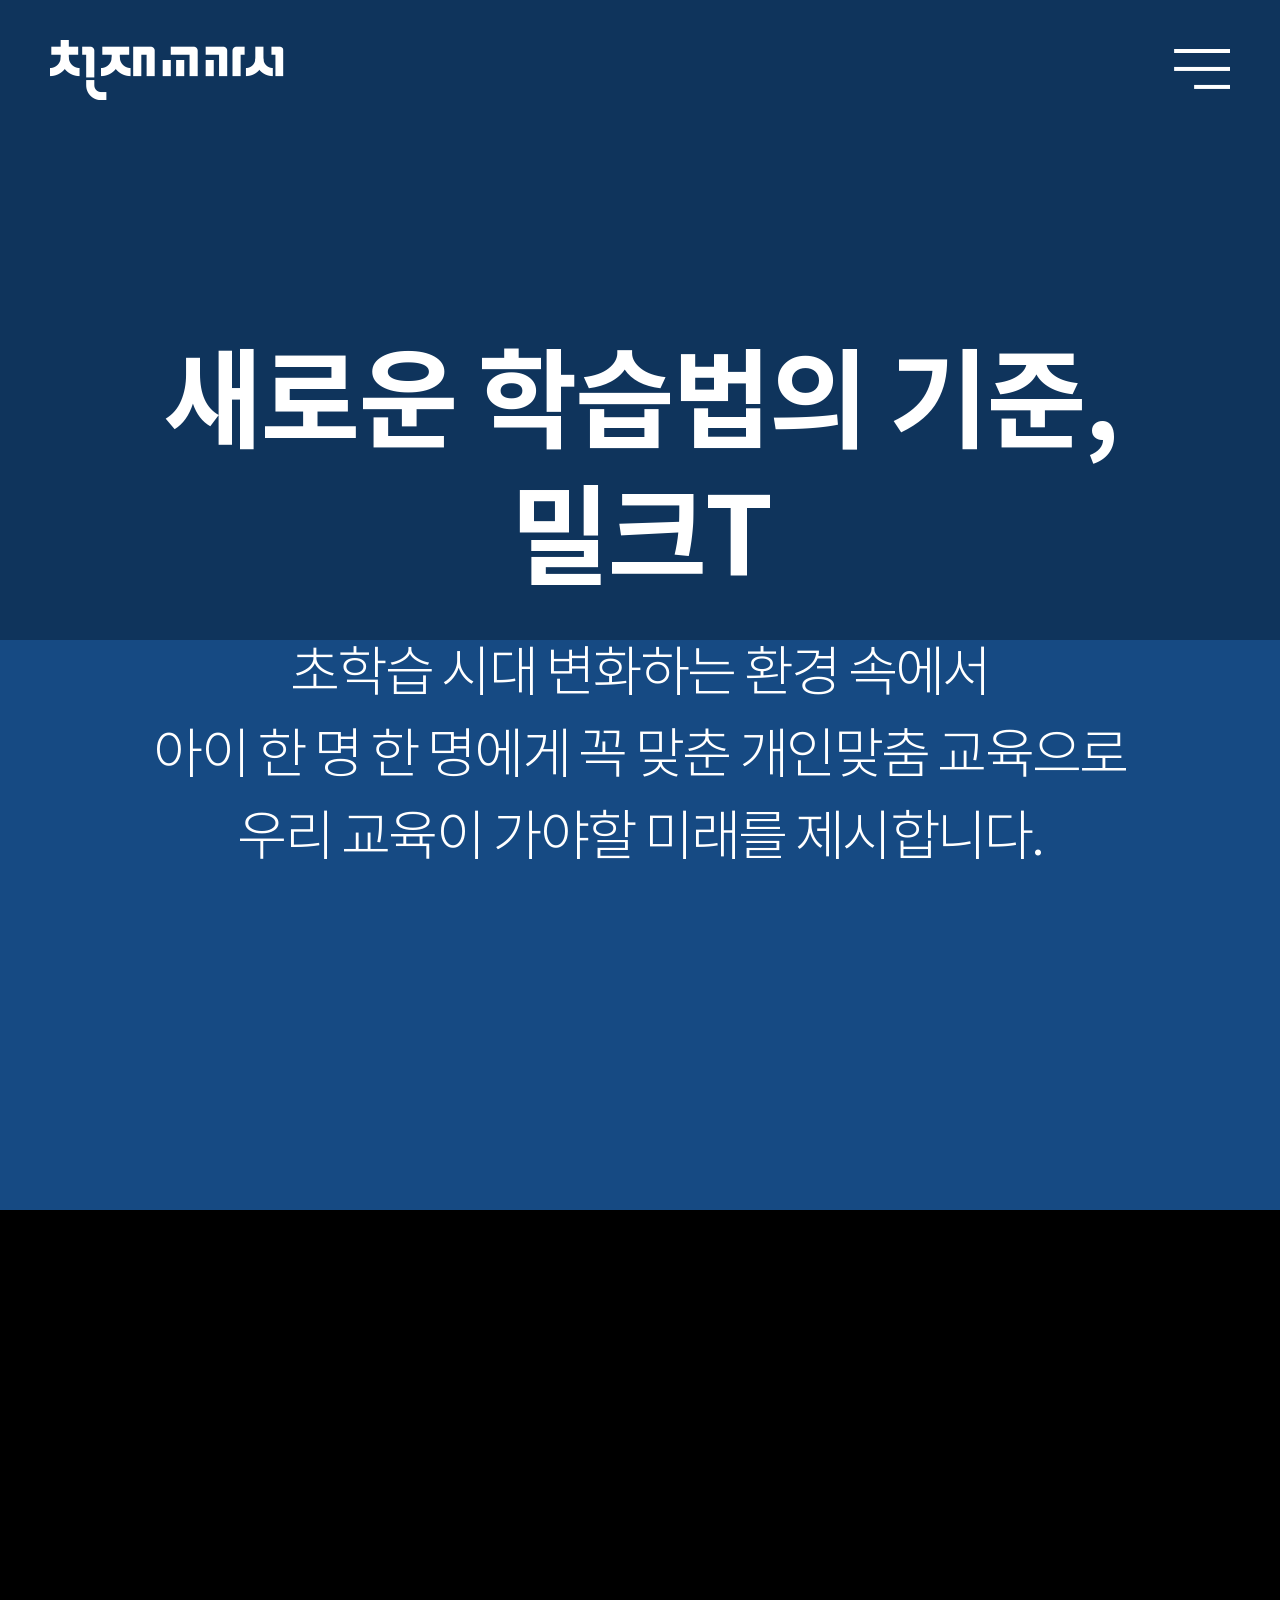
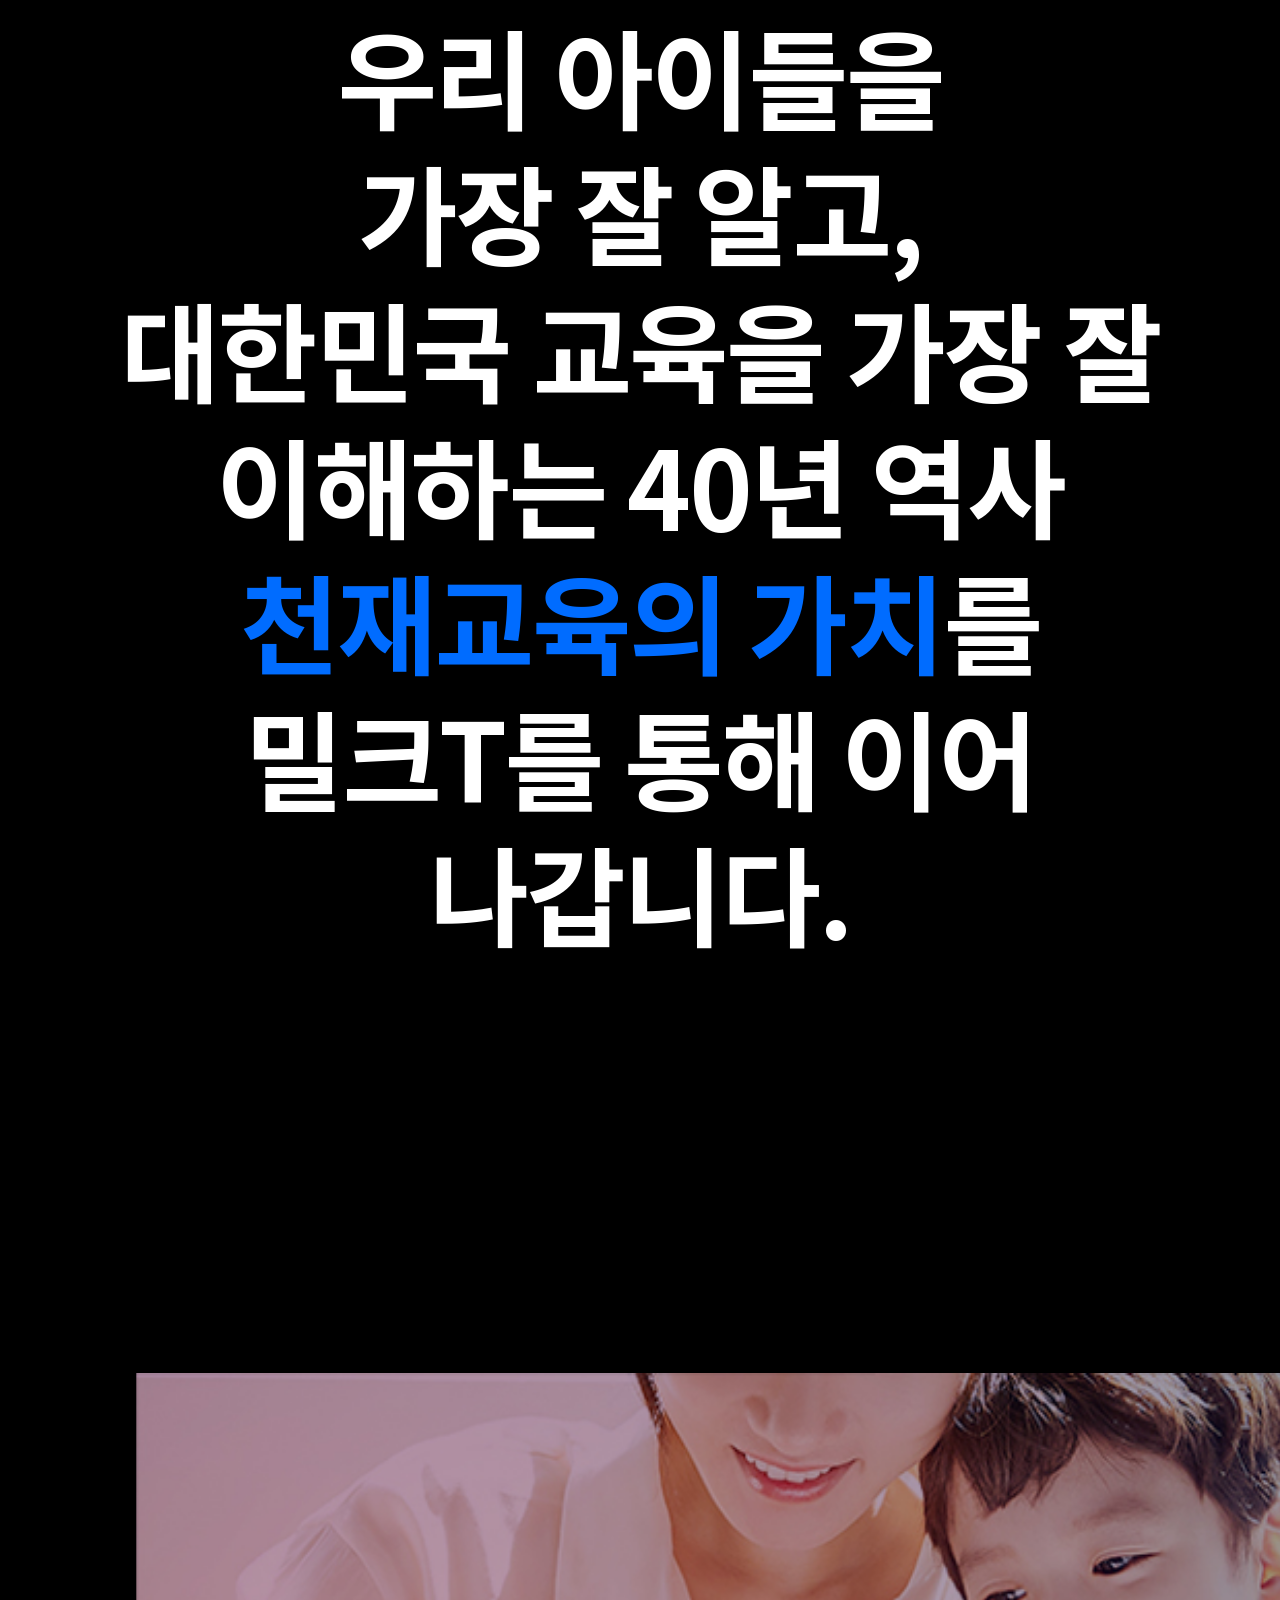
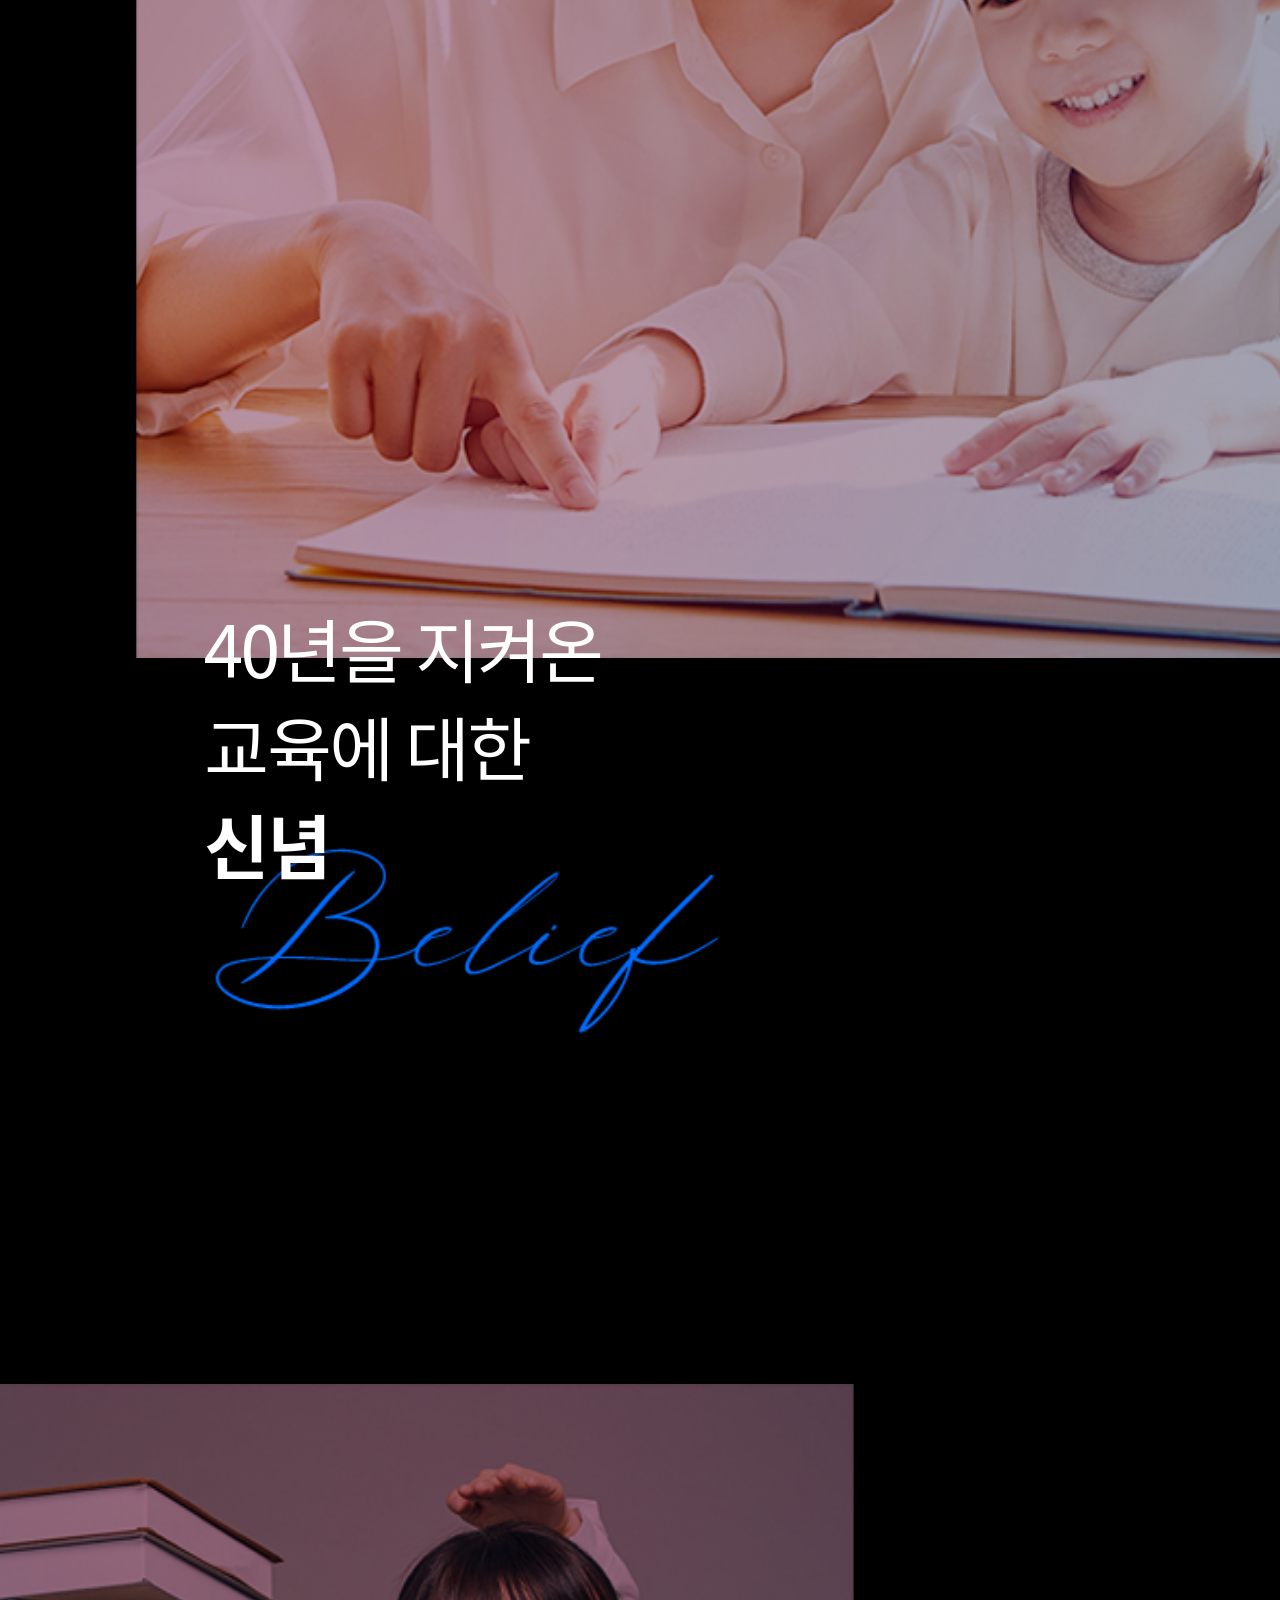
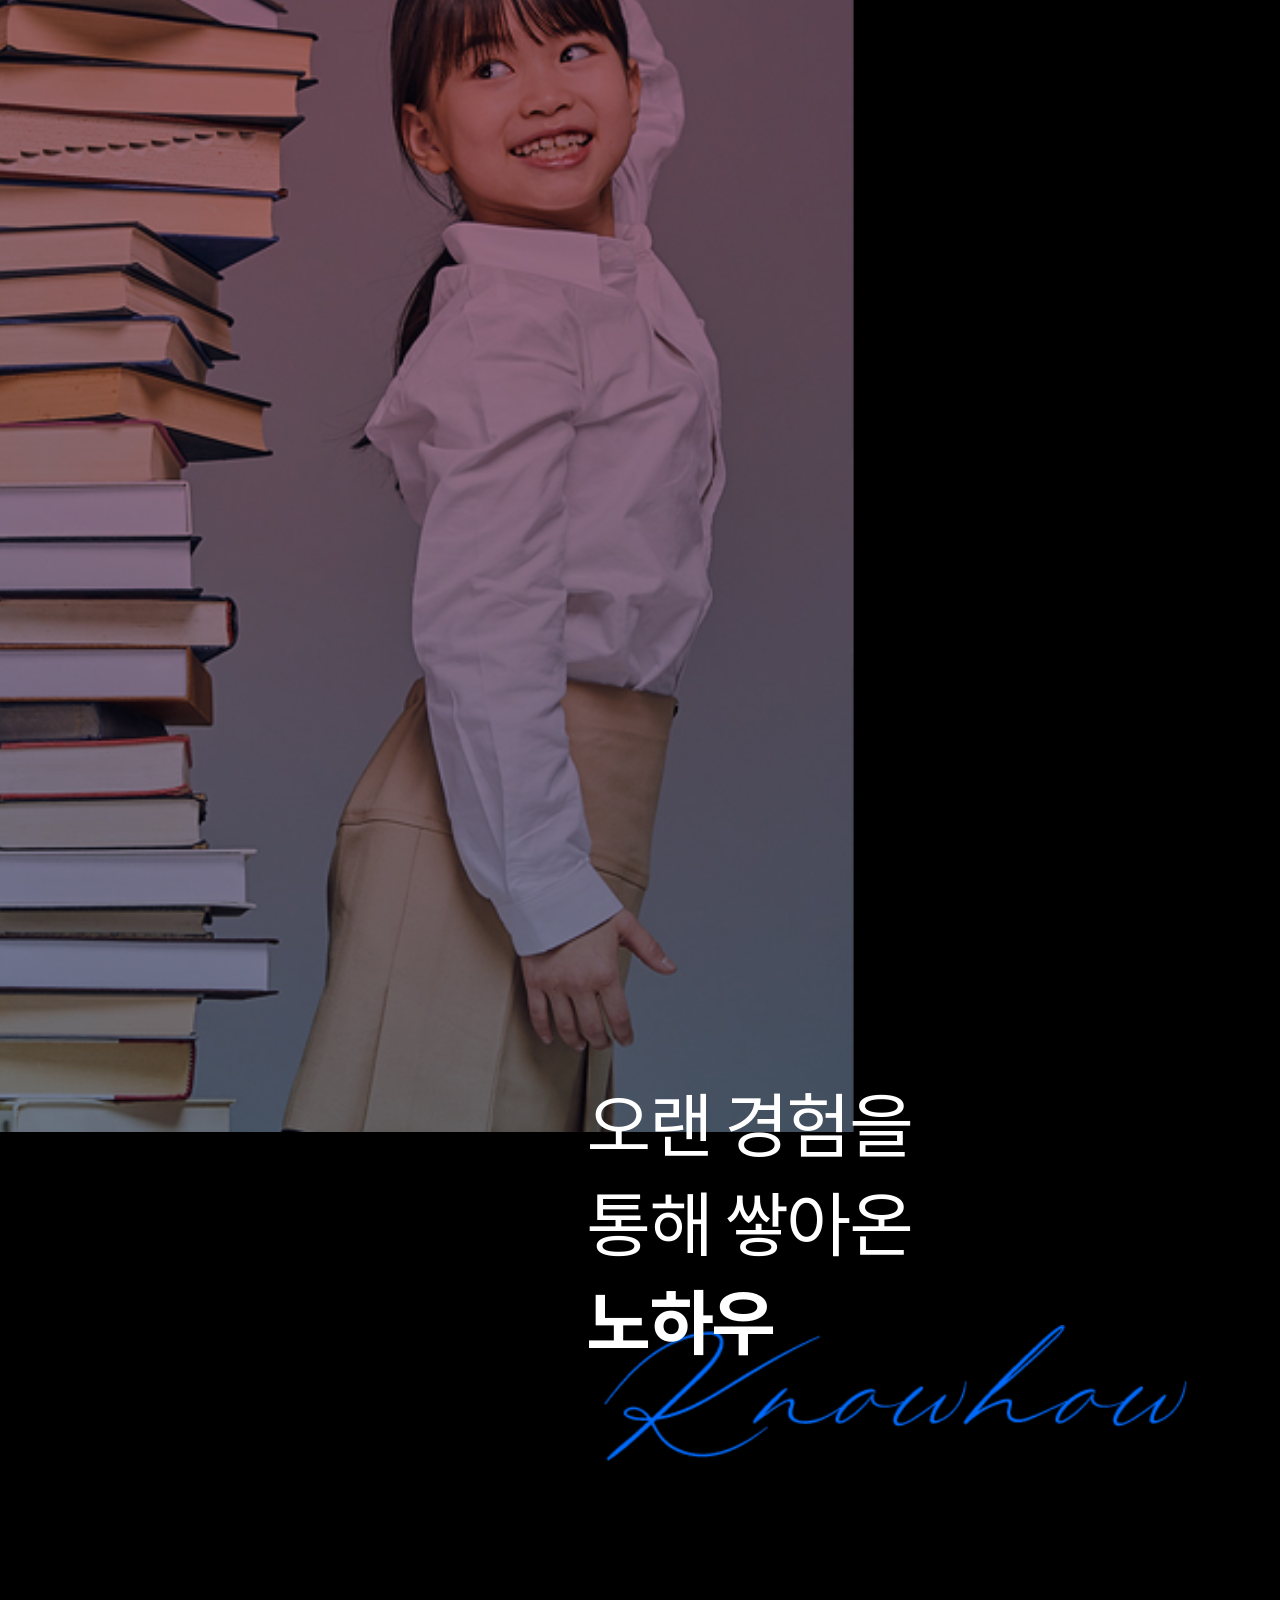
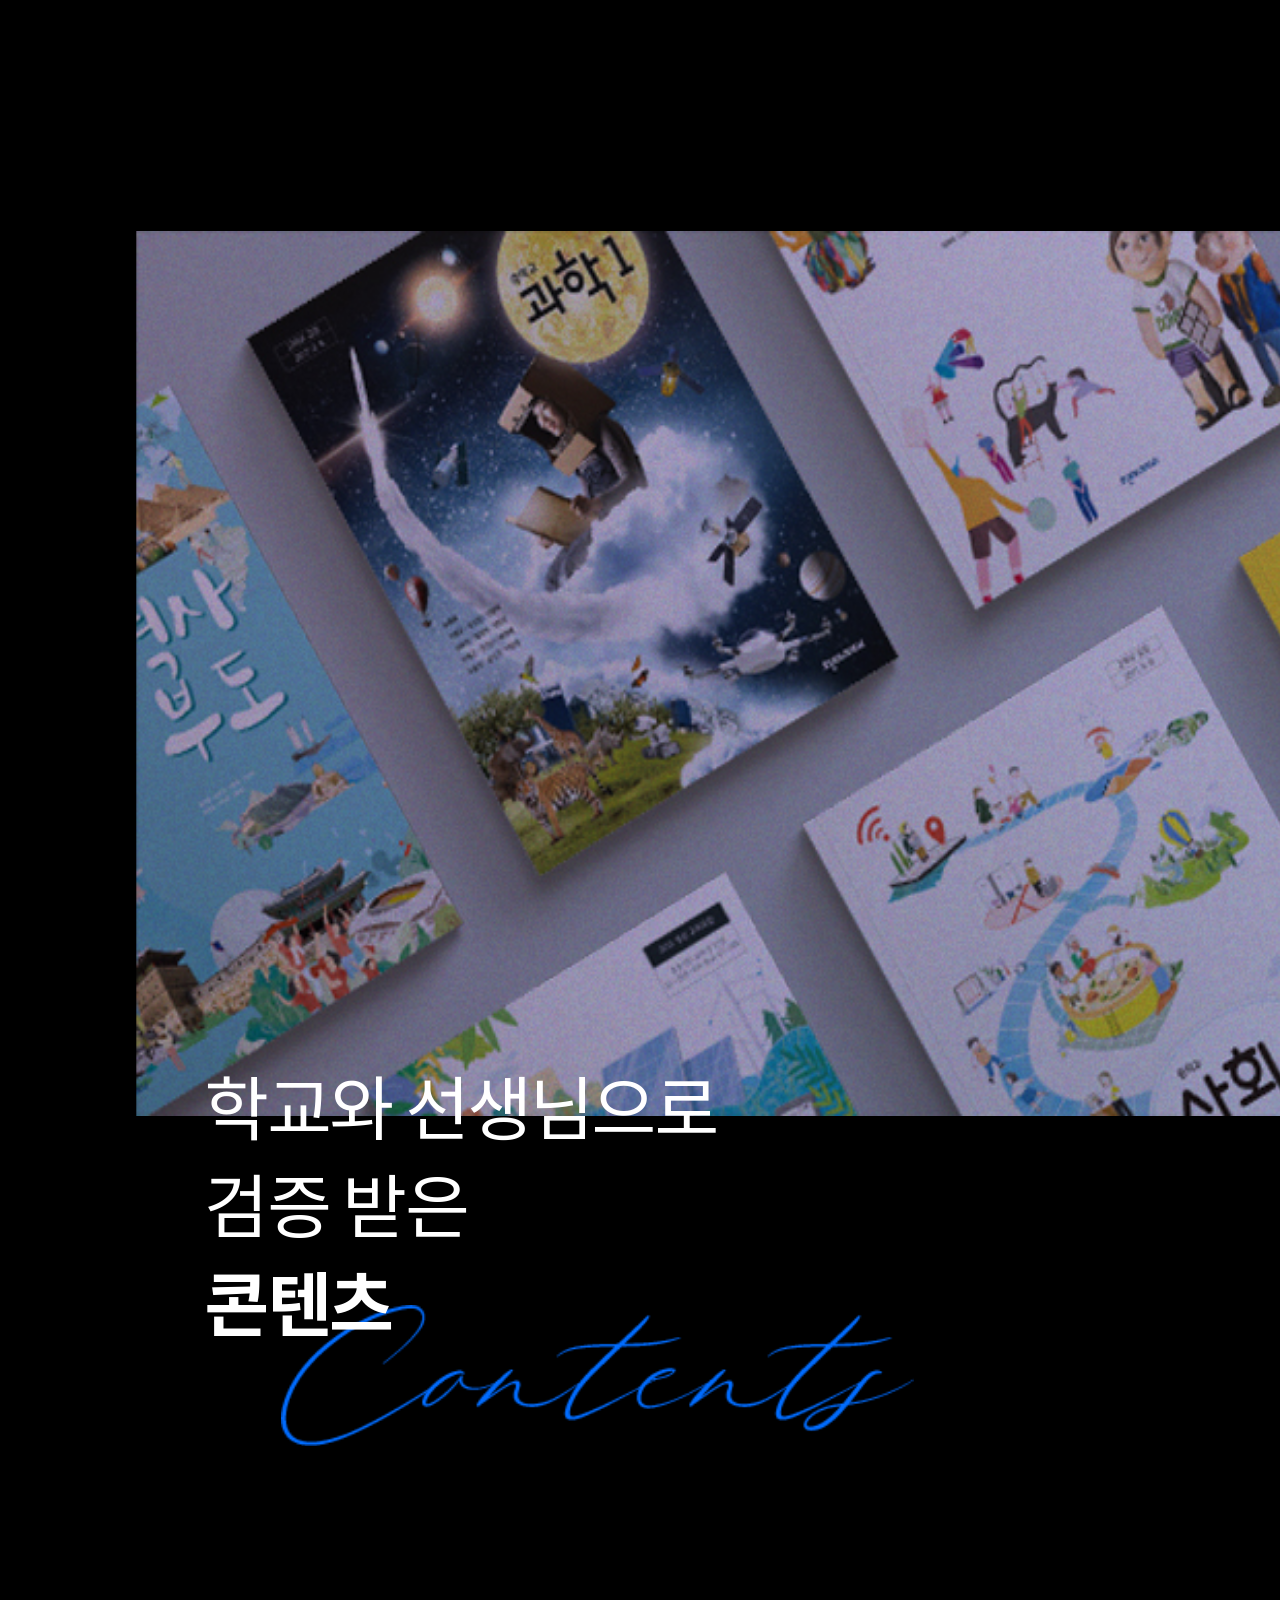
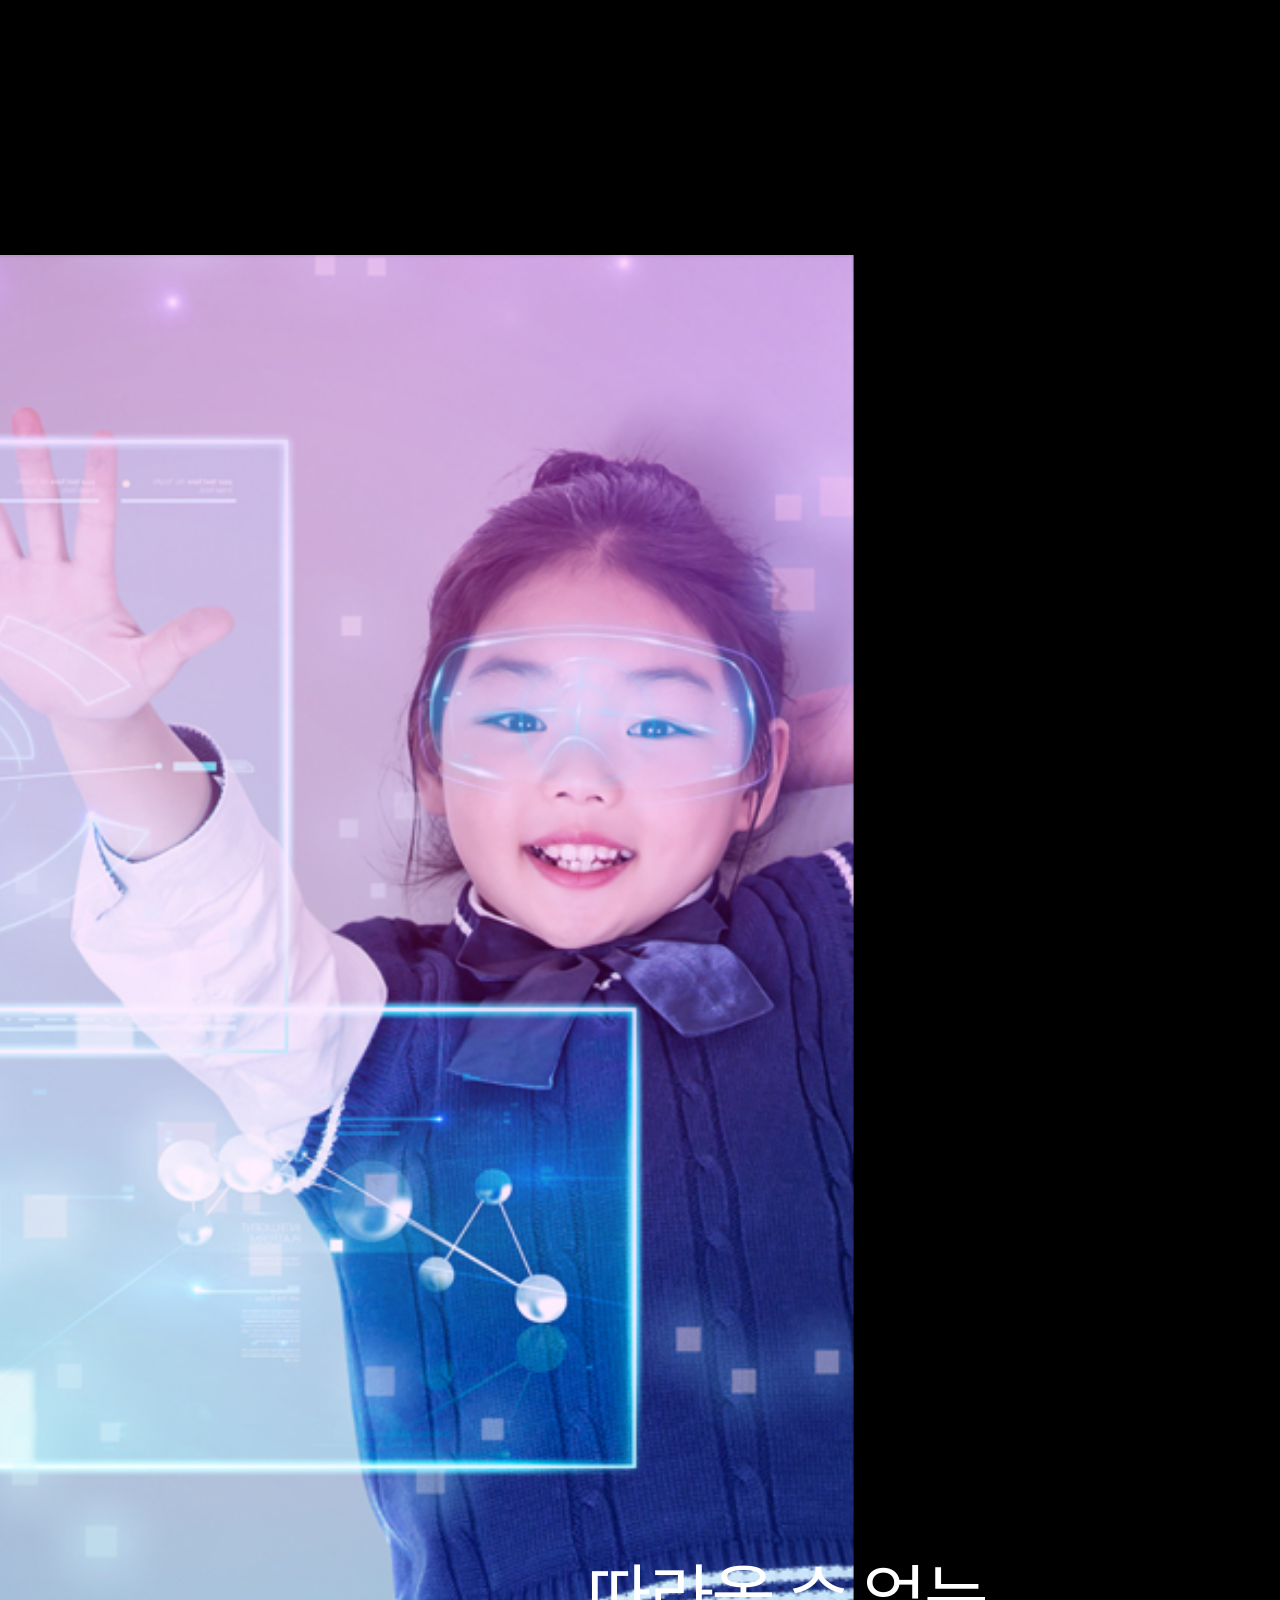
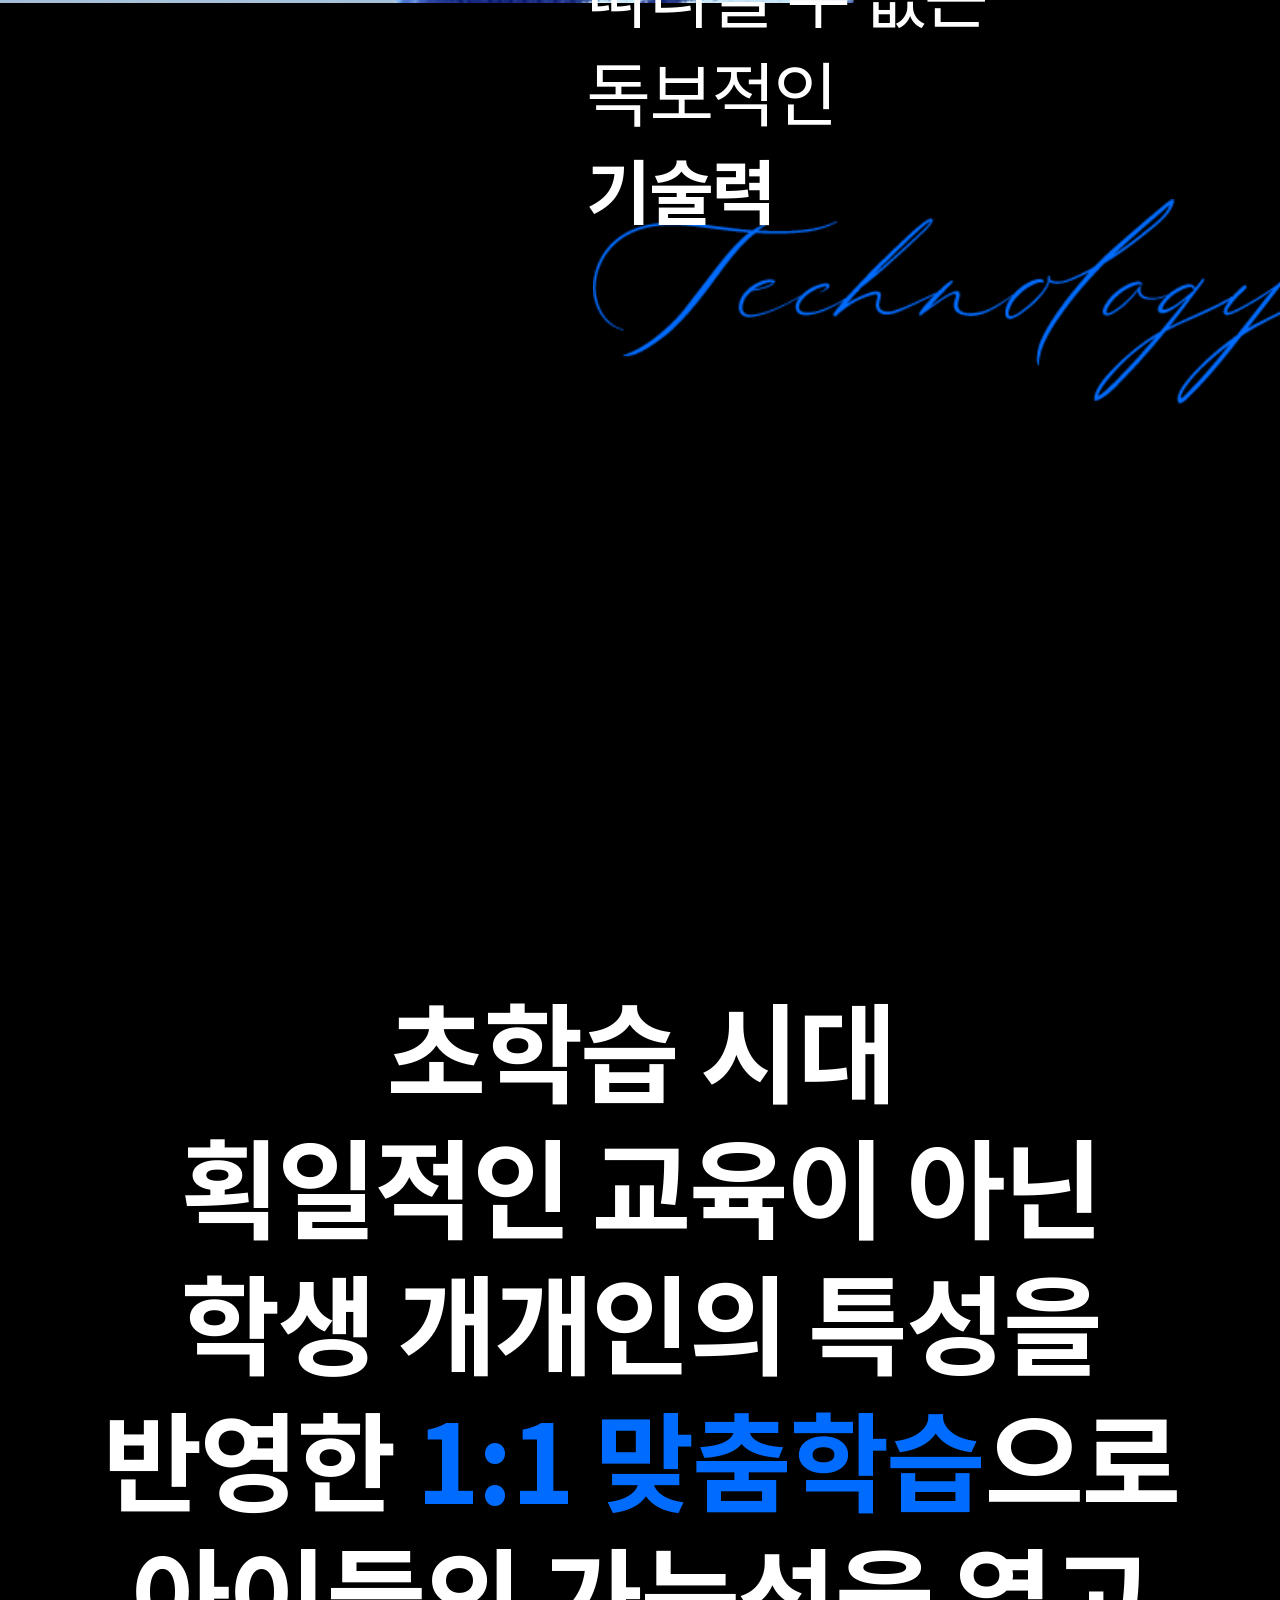
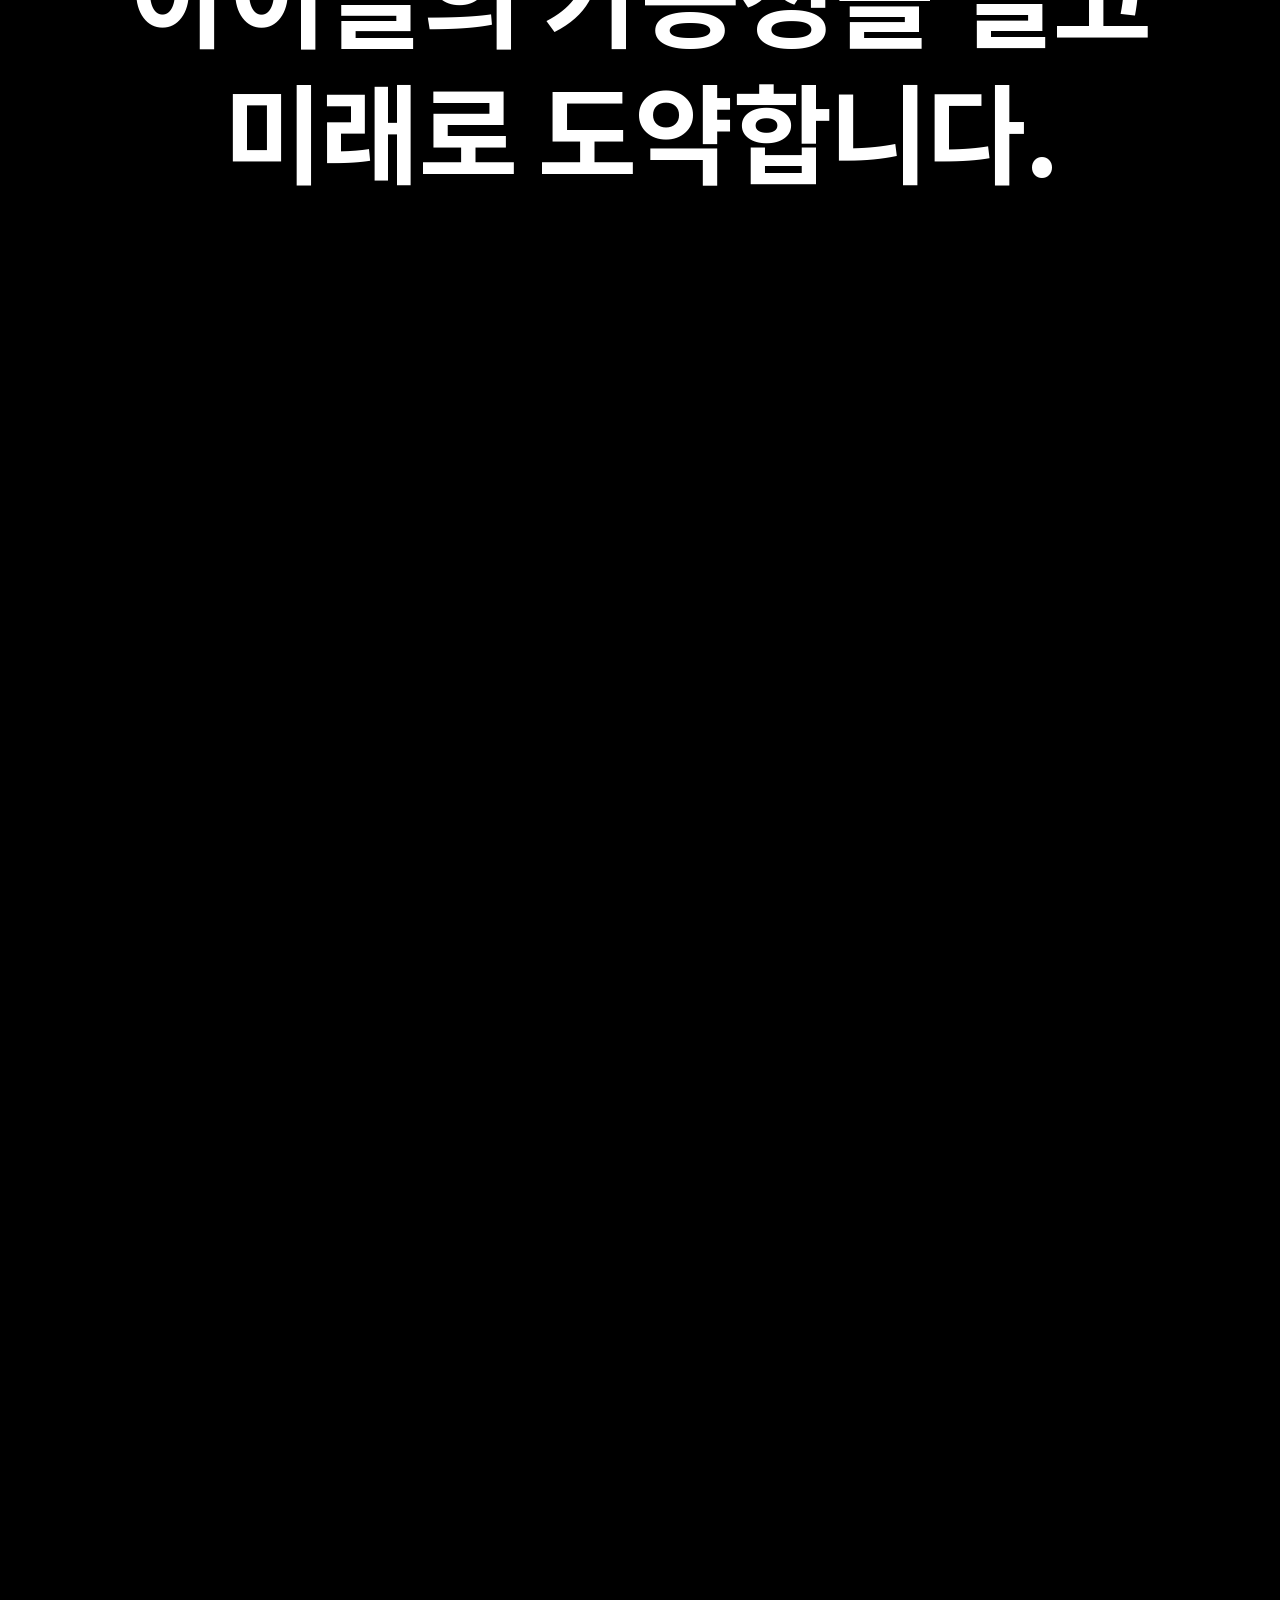
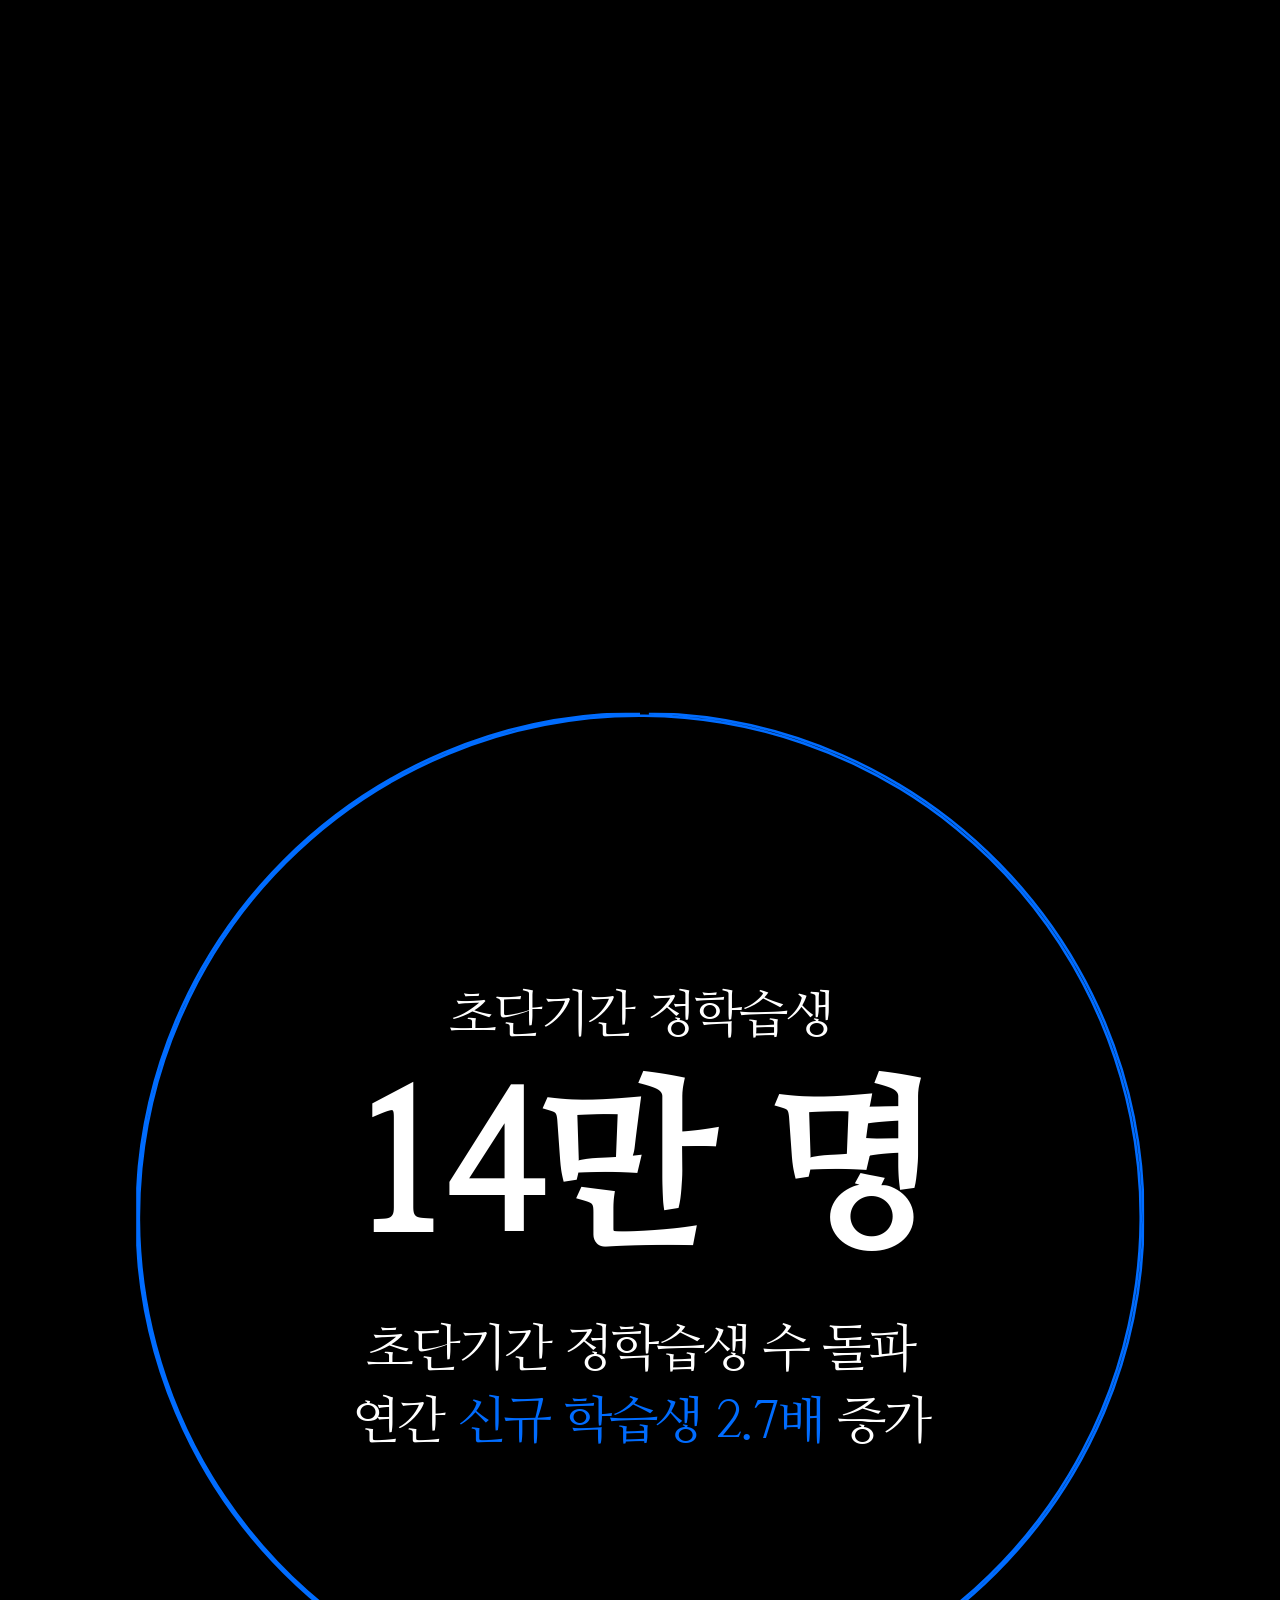
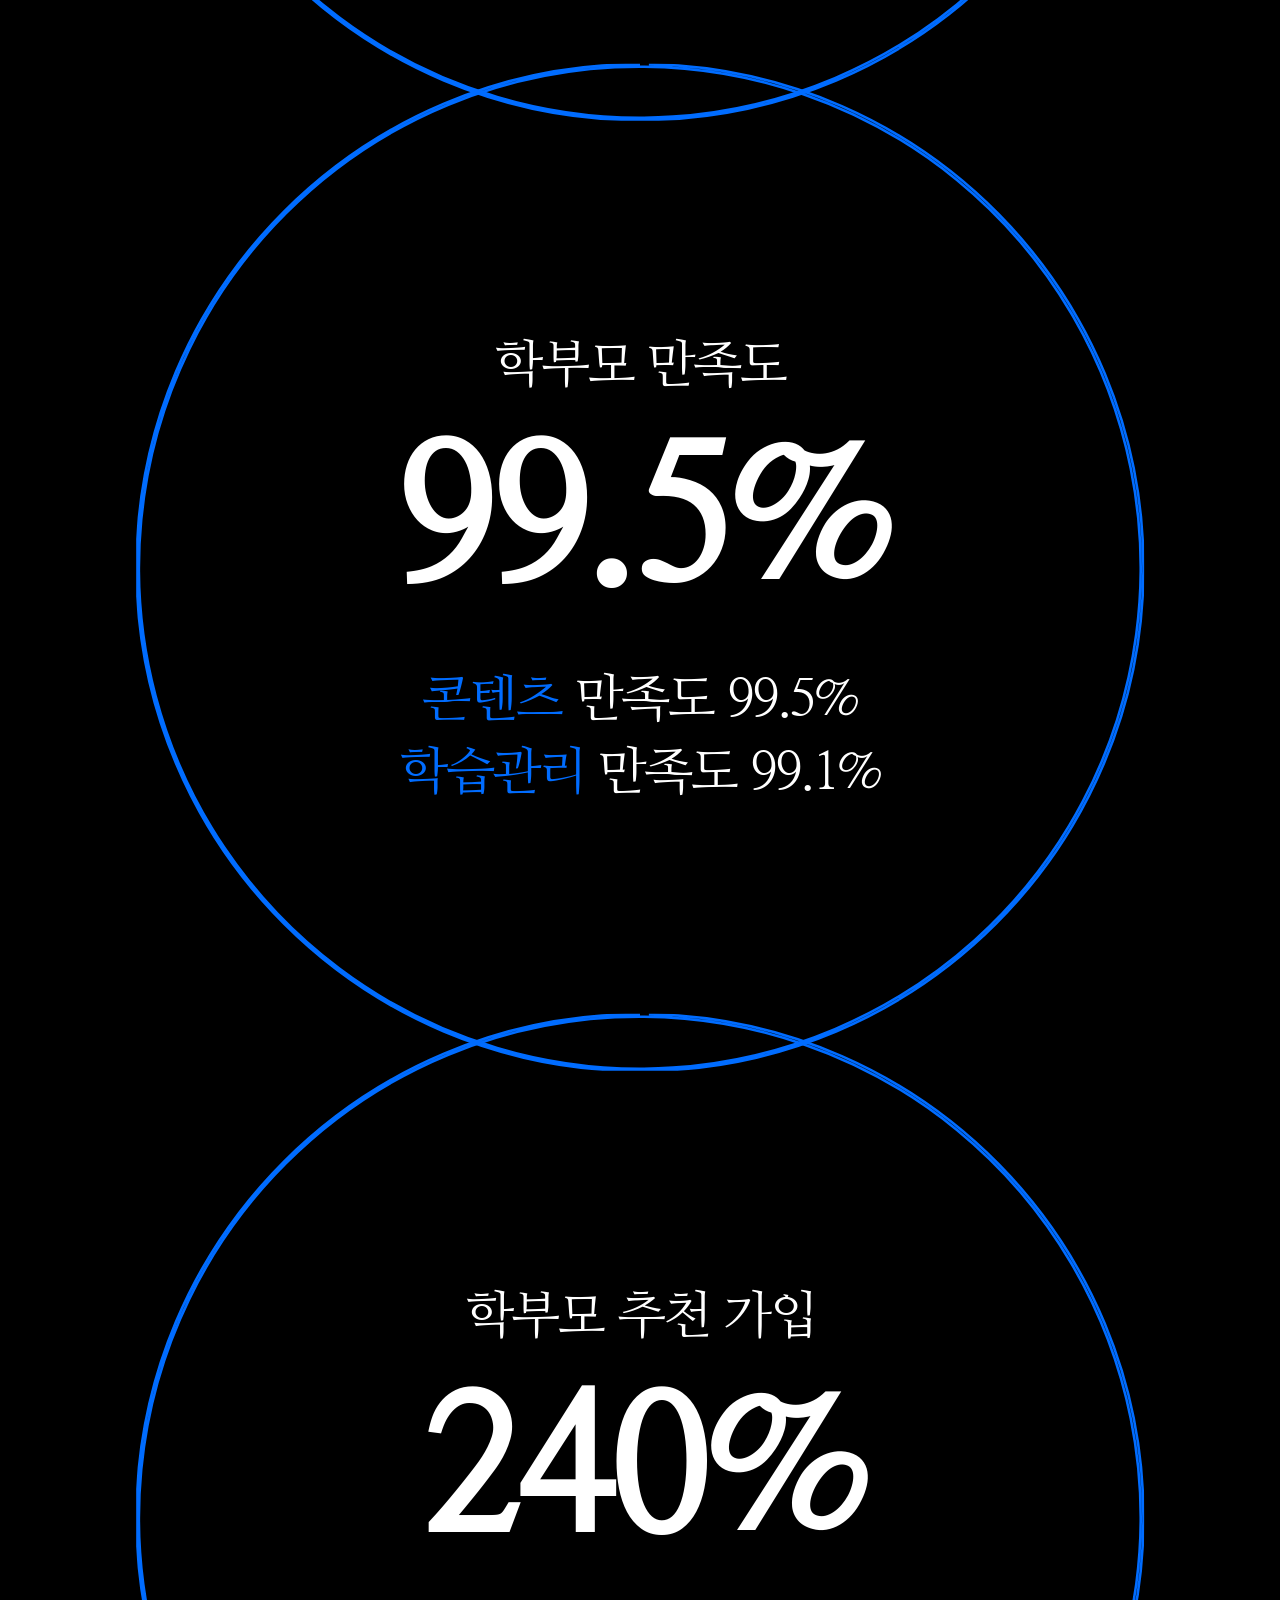
<file: milkt_m.html>
<!DOCTYPE html>
<html>
<head>
	<meta charset="UTF-8">
	<meta name="viewport" content="width=device-width, initial-scale=1.0,maximum-scale=1.0, minimum-scale=1.0, user-scalable=no" />
	<meta http-equiv="X-UA-Compatible" content="ie=edge,chrome=1">
	<meta http-equiv="Content-Type" content="text/html; charset=euc-kr">
	<meta name="format-detection" content="telephone=no">
	<title>천재 교과서 | 밀크T</title>
	<link rel="preload" href="./css/fonts/NotoSansKR-Black.woff2" as="font" type="font/woff2" crossorigin>
	<link rel="preload" href="./css/fonts/NotoSansKR-Bold.woff2" as="font" type="font/woff2" crossorigin>
	<link rel="preload" href="./css/fonts/NotoSansKR-Light.woff2" as="font" type="font/woff2" crossorigin>
	<link rel="preload" href="./css/fonts/NotoSansKR-Regular.woff2" as="font" type="font/woff2" crossorigin>
	<link rel="preload" href="./css/fonts/NanumMyeongjo.woff" as="font" type="font/woff" crossorigin>
	<link rel="apple-touch-icon" href="./images/common/favicon.ico" />
	<link rel="icon" href="./images/common/favicon.ico" />
	<link rel="stylesheet" href="./css/common_m.css">
	<link rel="stylesheet" href="./css/milkt_m.css">
	<script src="./js/jquery-1.11.1.min.js"></script>
</head>
<body class="before-load">
	<div class="loading"><svg class="loading-circle"><circle cx="50%" cy="50%" r="25"></circle></svg></div>

	<!-- container -->
	<div class="container">
		<!-- header -->
		<header class="header hintro">
			<h1 class="logo"><a href="https://www.chunjaetext.co.kr/" target="_blank" alt="천재 교과서"></a></h1>
			<div class="right_link">
				<a href="javascript:void(0)" class="btn"></a>
			</div>			
		</header>

		<!-- popnav -->
		<nav class="sub_nav">
			<span class="closebtn"></span>
			<div class="nav_box">
				<div class="in">
					<div class="leftbox">
						<div class="linkbox">
							<span><em>교과서를 더 새롭게, 요즘 교과서</em></span><br/>
							<a href="index_m.html"><em>천재 교과서</em></a>							
						</div>
						<div class="linkbox">
							<span><em>무료 교수학습지원</em></span><br/>
							<a href="tsherpa_m.html"><em>T셀파</em></a>
						</div>
						<div class="linkbox">
							<span><em>개인 맞춤형 스마트 학습</em></span><br/>
							<a href="milkt_m.html"><em>밀크T</em></a>
						</div>						
					</div>
					<div class="rightbox">
						<a href="https://m.mall.chunjaetext.co.kr/" target="_blank"><em>교과서 구매</em></a>
						<a href="http://www.tsherpa.co.kr/" target="_blank"><em>T셀파 바로가기</em></a>
						<a href="http://www.milkt.co.kr/" target="_blank"><em>밀크T 바로가기</em></a>					
					</div>
				</div>
			</div>
		</nav>

		<!-- intro -->
		<div class="intro">
			<span class="wh top"></span>
			<span class="wh right"></span>
			<span class="wh left"></span>
			<span class="wh bottom"></span>
			<div class="circle"><object type="image/svg+xml" data="./images/milkt/circle_svg.svg" class="circle_txt"></object></div>
			<div class="text">
				<p><em>요즘 아이들</em></p>
				<p><em>모두 밀크T</em></p>
			</div>
			<div class="scroll"><p alt="SCROLL"></p><span></span></div>
		</div>

		<!-- contents -->
		<section class="scroll-section" id="scroll-section-0">
			<div class="movie_wrap">
				<video class="video1" muted="muted" loop="loop" title="" webkit-playsinline="" playsinline="" >
					<source src="./images/milkt/mob/movie_3_intro.mp4" type="video/mp4" >
				</video>
				<span class="dim"></span>
			</div>
			<div class="sticky-elem">
				<div class="bigTxtbox">
					<h2><em>새로운 학습법의 기준,</em></h2>
					<h2><em>밀크T</em></h2>
					<p><em>초학습 시대 변화하는 환경 속에서</em></p>
					<p><em>아이 한 명 한 명에게 꼭 맞춘 개인맞춤 교육으로 </em></p>
					<p><em>우리 교육이 가야할 미래를 제시합니다.</em></p>
				</div>
			</div>
		</section>

		<section class="scroll-section" id="scroll-section-1">
			<div class="sticky-elem">
				<p>우리 아이들을 <br/>가장 잘 알고,<br/>대한민국 교육을 가장 잘 <br/>이해하는 40년 역사 <br/><strong>천재교육의 가치</strong>를<br/>밀크T를 통해 이어 <br/>나갑니다.</p>
			</div>
		</section>

		<section class="scroll-section" id="scroll-section-2">
			<div class="sticky-elem sec2_st1">
				<div class="box">
					<div class="photo">
						<img src="./images/milkt/sec2_st1_photo1.jpg" />
					</div>
					<div class="txt">
						<p>40년을 지켜온<br/>교육에 대한<br/><strong>신념</strong></p>
						<span class="bgtxt"></span>
					</div>						
				</div>
				<div class="box">
					<div class="photo">
						<img src="./images/milkt/sec2_st1_photo2.jpg" />
					</div>
					<div class="txt">
						<p>오랜 경험을<br/>통해 쌓아온<br/><strong>노하우</strong></p>
						<span class="bgtxt"></span>
					</div>						
				</div>
				<div class="box">
					<div class="photo">
						<img src="./images/milkt/sec2_st1_photo3.jpg" />
					</div>
					<div class="txt">
						<p>학교와 선생님으로<br/>검증 받은<br/><strong>콘텐츠</strong></p>
						<span class="bgtxt"></span>
					</div>						
				</div>
				<div class="box">
					<div class="photo">
						<img src="./images/milkt/sec2_st1_photo4.jpg" />
					</div>
					<div class="txt">
						<p>따라올 수 없는<br/>독보적인<br/><strong>기술력</strong></p>
						<span class="bgtxt"></span>
					</div>						
				</div>
			</div>
		</section>

		<section class="scroll-section" id="scroll-section-3">
			<div class="sticky-elem">
				<p>초학습 시대<br/>획일적인 교육이 아닌 <br/>학생 개개인의 특성을 <br/>반영한 <strong>1:1 맞춤학습</strong>으로<br/>아이들의 가능성을 열고<br/>미래로 도약합니다.</p>
			</div>
		</section>

		<section class="scroll-section" id="scroll-section-4">
			<div>
				<div class="movie_wrap">
					<img src="./images/milkt/mob/movie_3_ad_blank.png" />
					<video class="video2" muted="muted" loop="loop" title="" webkit-playsinline="" playsinline="" >
						<source src="./images/milkt/mob/movie_3_ad2.mp4" type="video/mp4" >
					</video>
					<p class="dim"><a href="https://www.youtube.com/watch?v=es4w_8W36Rc" target="_blank" class="btn">영상 보기</a></p>
				</div>
				<div class="sticky-elem">
					<p>유아부터 <br/>초등, 중등, 고등까지!<br/><strong>스마트 학습 밀크T</strong> 하나로 <br/>완성합니다!</p>
				</div>
			</div>
		</section>

		<section class="scroll-section" id="scroll-section-5">
			<div class="sticky-elem">
				<div class="rbox">
					<div class="txt">
						<p>초단기간 정학습생</p>
						<p><strong>14만 명</strong></p>
						<p>초단기간 정학습생 수 돌파<br/>연간 <span>신규 학습생 2.7배</span> 증가</p>
					</div>
					<span class="round"><svg class="circle" xmlns="http://www.w3.org/2000/svg" viewBox="0 0 390 390" fill="none" x="0px" y="0px" xml:space="preserve"><g class="cls-1" style="fill:none;isolation:isolate;"><g id="Ellipse_1-2"><path style="fill:none;stroke:#006cff;" d="M195,1.13a193.92,193.92,0,0,1,75.46,372.5A193.87,193.87,0,0,1,57.91,57.92,193.31,193.31,0,0,1,195,1.13m0-1C87.37.13.13,87.38.13,195S87.37,389.86,195,389.86,389.86,302.62,389.86,195,302.62.13,195,.13Z"/></g></g></svg></span>
				</div>
				<div class="rbox">
					<div class="txt">
						<p>학부모 만족도</p>
						<p><strong>99.5%</strong></p>
						<p><span>콘텐츠</span> 만족도 99.5%<br/><span>학습관리</span> 만족도 99.1%</p>
					</div>
					<span class="round"><svg class="circle" xmlns="http://www.w3.org/2000/svg" viewBox="0 0 390 390" fill="none" x="0px" y="0px" xml:space="preserve"><g class="cls-1" style="fill:none;isolation:isolate;"><g id="Ellipse_1-2"><path style="fill:none;stroke:#006cff;" d="M195,1.13a193.92,193.92,0,0,1,75.46,372.5A193.87,193.87,0,0,1,57.91,57.92,193.31,193.31,0,0,1,195,1.13m0-1C87.37.13.13,87.38.13,195S87.37,389.86,195,389.86,389.86,302.62,389.86,195,302.62.13,195,.13Z"/></g></g></svg></span>
				</div>
				<div class="rbox">
					<div class="txt">
						<p>학부모 추천 가입</p>
						<p><strong>240%</strong></p>
						<p>4명 중 <span>3명 재구매</span><br/>선택엔 이유가 있습니다.</p>
					</div>
					<span class="round"><svg class="circle" xmlns="http://www.w3.org/2000/svg" viewBox="0 0 390 390" fill="none" x="0px" y="0px" xml:space="preserve"><g class="cls-1" style="fill:none;isolation:isolate;"><g id="Ellipse_1-2"><path style="fill:none;stroke:#006cff;" d="M195,1.13a193.92,193.92,0,0,1,75.46,372.5A193.87,193.87,0,0,1,57.91,57.92,193.31,193.31,0,0,1,195,1.13m0-1C87.37.13.13,87.38.13,195S87.37,389.86,195,389.86,389.86,302.62,389.86,195,302.62.13,195,.13Z"/></g></g></svg></span>
				</div>
				<p class="infotxt">1) 2021년 6월 기준, 밀크T 초등, 중학 정학습생 가입 수 기준<br/> 2) 2020년 8월 14일~30일 밀크T 정학습생 만족도 설문조사 결과와 9월 1일~30일 밀크T <br/>정학습생 만족도 설문조사 결과 평균 기준<br/>3) 2019년 전년 동기간 대비 (1월~12월) 밀크T초등 추천으로 가입한 신규 회원 기준 <br/>4) 전년 동기간 대비, 2019년 1월~12월 온라인 검색광고를 통해 가입한 신규 결제자 기준<br/>5) 2019년 4월 18일~22일 밀크T정학습생 조사 결과 기준 <br/>6) 2019년 10월~12월 밀크T초등 학습만료 대상자 중 재연장 비율 74% 기준</p>
			</div>
		</section>

		<section class="scroll-section" id="scroll-section-6">
			<div class="sticky-elem">
				<div class="txtbox">
					<p><em>밀크T는</em></p>
					<p><em>아이들 교육만큼은 <strong>확실한</strong></em></p>
					<p><em><strong>기준</strong>을 가진 학부모님들을</em></p>
					<p><em> 만족시켰습니다.</em></p>
				</div>
				<div class="txtbox">
					<p><em>수많은 학부모님이</em></p>
					<p><em>선택한 밀크T!</em></p>
					<p><em><strong>확실한 대세</strong>로 떠오른 데엔</em></p>
					<p><em>그 이유가 있습니다.</em></p>
				</div>
			</div>
		</section>
		
		<section class="scroll-section" id="scroll-section-7">
			<div class="sticky-elem sec7_st2">
				<h2>스마트 학습 밀크T가<br/>특별한 이유</h2>
				<div class="padarea">
					<div class="padbox">
						<div class="incon on"><img src="./images/milkt/mob/sec6_st2_padbox_incon0.png" /></div>
						<div class="incon">
							<video class="sec7_st2_video1" muted="muted" loop="loop" webkit-playsinline="" playsinline="" poster="./images/milkt/mob/sec6_st2_padbox_incon1.png" >
								<source src="./images/milkt/mob/sec6_st2_padbox_incon1.mp4" type="video/mp4" >
							</video>
						</div>
						<div class="incon">
							<video class="sec7_st2_video2" muted="muted" loop="loop" webkit-playsinline="" playsinline="" poster="./images/milkt/mob/sec6_st2_padbox_incon2.png" >
								<source src="./images/milkt/mob/sec6_st2_padbox_incon2.mp4" type="video/mp4" >
							</video>
						</div>
						<div class="incon">
							<video class="sec7_st2_video3" muted="muted" xloop="loop" webkit-playsinline="" playsinline="" poster="./images/milkt/mob/sec6_st2_padbox_incon3.png" >
								<source src="./images/milkt/mob/sec6_st2_padbox_incon3.mp4" type="video/mp4" >
							</video>
						</div>
						<div class="incon">
							<video class="sec7_st2_video4" muted="muted" loop="loop" webkit-playsinline="" playsinline="" poster="./images/milkt/mob/sec6_st2_padbox_incon4.png" >
								<source src="./images/milkt/mob/sec6_st2_padbox_incon4.mp4" type="video/mp4" >
							</video>
						</div>
						<div class="pad"><img src="./images/milkt/mob/sec6_st2_padbox_pad.png" /></div>
					</div>
				</div>
				<div class="txtarea">
					<div class="txtbox">
						<h3>AI분석을 통한 개인 맞춤 학습</h3>
						<p>학습자의 특성과 수준을 정확히 <br/>파악하고 개개인에 딱 맞춘 학습 방향과 <br/>콘텐츠를 제공합니다.</p>
					</div>
					<div class="txtbox">
						<h3>전문 선생님의 1:1 밀착 관리</h3>
						<p>교육전문가 선생님의 세심하고 전문적인 <br/>학습 관리로 아이가 스스로 공부하고 행동하니까 <br/>엄마의 걱정이 사라집니다.</p>
						<div class="img"><img src="./images/milkt/sec6_st2_txtbox2_img.png" /></div>
					</div>
					<div class="txtbox">
						<h3>다양한 참여형 콘텐츠로<br/>능동적인 학습</h3>
						<p>학습자의 동작에 반응하는 <br/>참여형 콘텐츠를 통해 아이가 공부에 몰입하고 <br/>주도적으로 학습에 임합니다.</p>
					</div>
					<div class="txtbox">
						<h3>체계적인 단계별 완전 학습</h3>
						<p>학습자의 수준과 난이도에 맞춘 단계별 <br/>콘텐츠를 통해 기본부터 심화까지 <br/>실력을 성장시키는 완전학습을 제공합니다.</p>
					</div>
				</div>
			</div>
		</section>

		<section class="scroll-section" id="scroll-section-8">
			<div class="sticky-elem sec8_st2">
				<div class="inner first on">
					<div class="toptxt">
						초학습 시대, 시대의 변화에 발맞춰<br/>
						더욱 스마트한 학습을 제공합니다.<br/>
						<strong>요즘 아이들 공부법, 밀크T</strong>
					</div>
					<div class="righttop">밀크T</div>
				</div>
				<div class="inner sec">						
					<div class="bigbox">
						<div class="bigTxtbox">
							<h2><em>아이들의 올바른</em></h2>
							<h2><em><strong>공부 습관</strong>을 형성하는 밀크T</em></h2>				
						</div>
						<div class="movie_img">
							<video class="sec8_st2_video1" muted="muted" loop="loop" webkit-playsinline="" playsinline="" poster="./images/milkt/mob/sec8_st2_cha1.png" >
								<source src="./images/milkt/mob/sec8_st2_cha1.mp4" type="video/mp4" >
							</video>
						</div>
					</div>
					<div class="bigbox">
						<div class="bigTxtbox">
							<h2><em><strong>개인 맞춤 학습</strong>을</em></h2>
							<h2><em>제공하는 밀크T</em></h2>	
						</div>
						<div class="movie_img">
							<video class="sec8_st2_video2" muted="muted" loop="loop" webkit-playsinline="" playsinline="" poster="./images/milkt/mob/sec8_st2_cha2.png" >
								<source src="./images/milkt/mob/sec8_st2_cha2.mp4" type="video/mp4" >
							</video>
						</div>
					</div>
					<div class="bigbox">
						<div class="bigTxtbox">
							<h2><em>엄마의 고민과</em></h2>
							<h2><em>부담을 덜어주는 밀크T</em></h2>
						</div>
						<div class="movie_img">
							<video class="sec8_st2_video3" muted="muted" loop="loop" webkit-playsinline="" playsinline="" poster="./images/milkt/mob/sec8_st2_cha3.png" >
								<source src="./images/milkt/mob/sec8_st2_cha3.mp4" type="video/mp4" >
							</video>
						</div>
					</div>
					<div class="bigbox">
						<div class="bigTxtbox">
							<h2><em>생생한 학습 콘텐츠로</em></h2>
							<h2><em><strong>폭넓은 사고</strong>를 지원하는 밀크T</em></h2>
						</div>
						<div class="movie_img">
							<video class="sec8_st2_video4" muted="muted" loop="loop" webkit-playsinline="" playsinline="" poster="./images/milkt/mob/sec8_st2_cha4.png" >
								<source src="./images/milkt/mob/sec8_st2_cha4.mp4" type="video/mp4" >
							</video>
						</div>
					</div>
					<div class="bottxt">
						<p><a href="http://www.milkt.co.kr" target="_blank" class="txt">밀크T 무료 체험하기</a><a href="http://www.milkt.co.kr" target="_blank" class="gobtn"></a></p>
					</div>
				</div>
			</div>
		</section>

		<section class="scroll-section" id="scroll-section-9">
			<div>
				<div class="sticky-elem sec9_st1">
					<div class="inner">
						<div class="toptxt">
							교육의 기본인<br/>
							<strong>교과서</strong>부터<br/>
							미래교육인 <br/>
							<strong>스마트 학습</strong>까지,<br/>
							대한민국 교육은 <br/>역시 <strong>천재 교과서</strong>가 <br/>
							이끌어갑니다.
						</div>
					</div>
				</div>
				<div class="sticky-elem sec9_st2">
					<div class="txtbox">
						<p>초·중·고 교과서 점유율 1위<strong>천재 교과서</strong></p>
						<div class="btnbox">
							<a href="index_m.html">바로가기</a>
						</div>
					</div>
					<div class="txtbox">
						<p>선생님을 위한 모든 것<strong>교수지원서비스, T셀파</strong></p>
						<div class="btnbox">
							<a href="tsherpa_m.html">바로가기</a>
						</div>
					</div>
					<div class="txtbox">
						<p>요즘아이들 모두 밀크T<strong>스마트 학습, 밀크T</strong></p>
						<div class="btnbox">
							<a href="milkt_m.html">바로가기</a>
						</div>
					</div>
				</div>
			</div>
		</section>

		<!-- footer -->
		<footer class="footer">
			<div class="inner">
				<ul>
					<li>(주)천재 교과서대표: 박정과, 윤문현</li>
					<li>주소: 08517 서울특별시 금천구 디지털로10길 78 <span>(가산동) 가산테라타워</span><span>ㅣ고객센터 1577-0902</span></li>
					<li>사업자 등록번호: 119-81-70643</li>
					<li>통신판매신고번호: 제 2016-서울금천-1306호</li>
					<li>부가통신사업신고번호: 016712</li>
				</ul>
				<p><span>Copyright © 2021 By CHUNJAETEXTBOOK Co.,</span><span>Ltd All Rights Reserved.</span></p>
			</div>
		</footer>

		<span class="depdim"></span>
	</div>
	<!--// container -->

	<script type="text/javascript" async src="./js/milkt_m.js"></script>
</body>
</html>
</file>
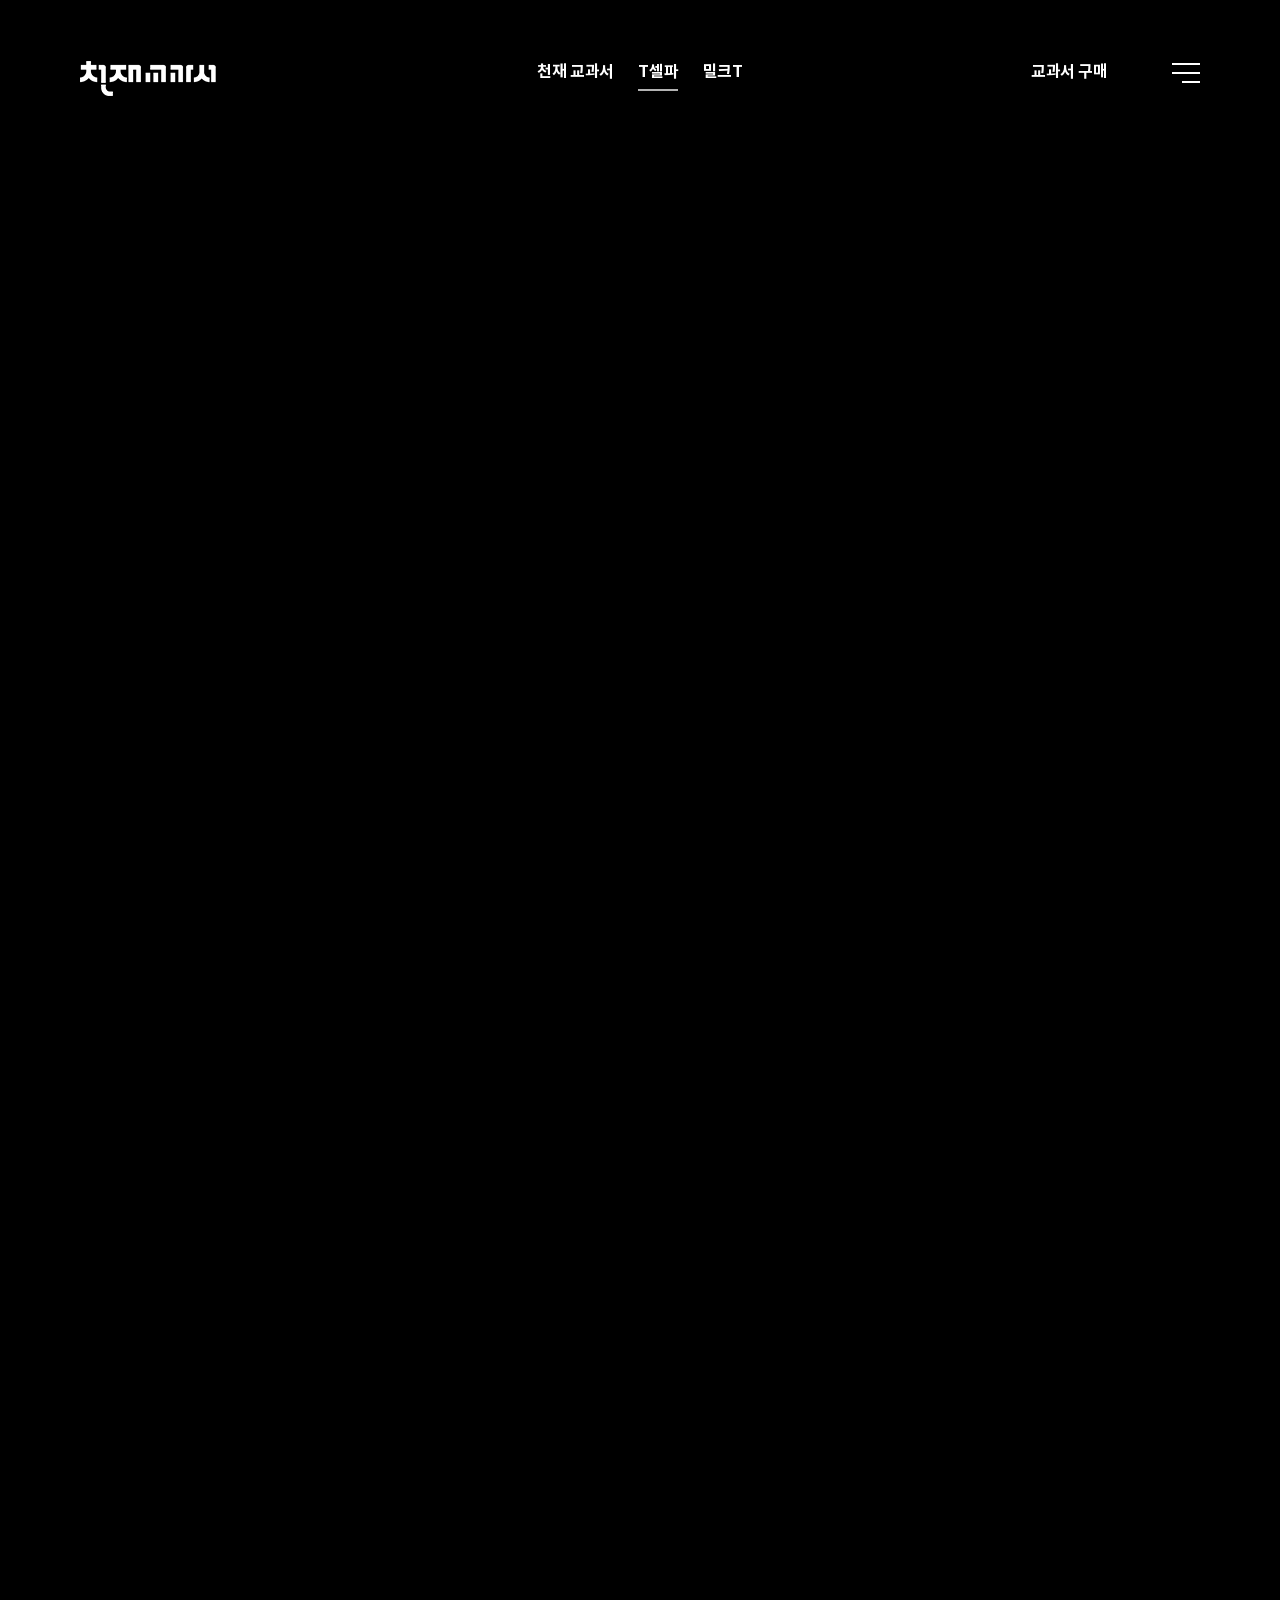
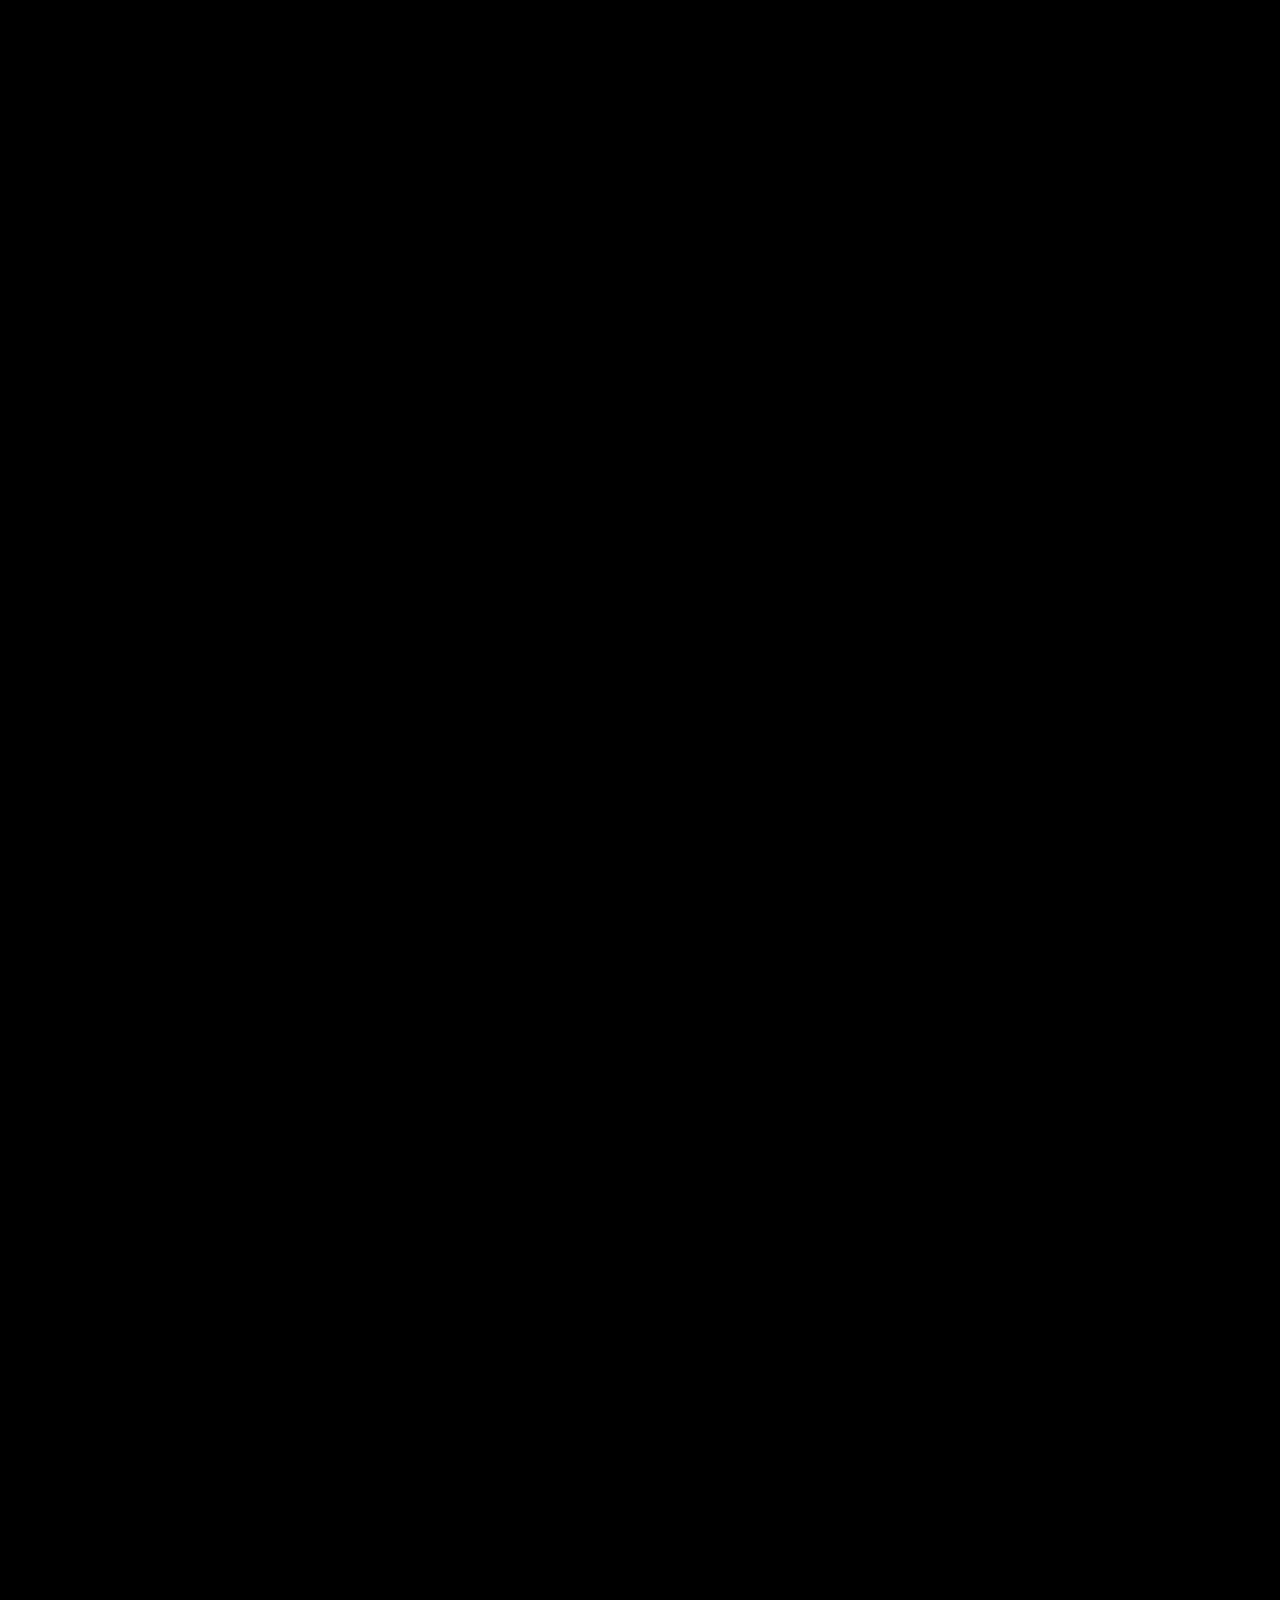
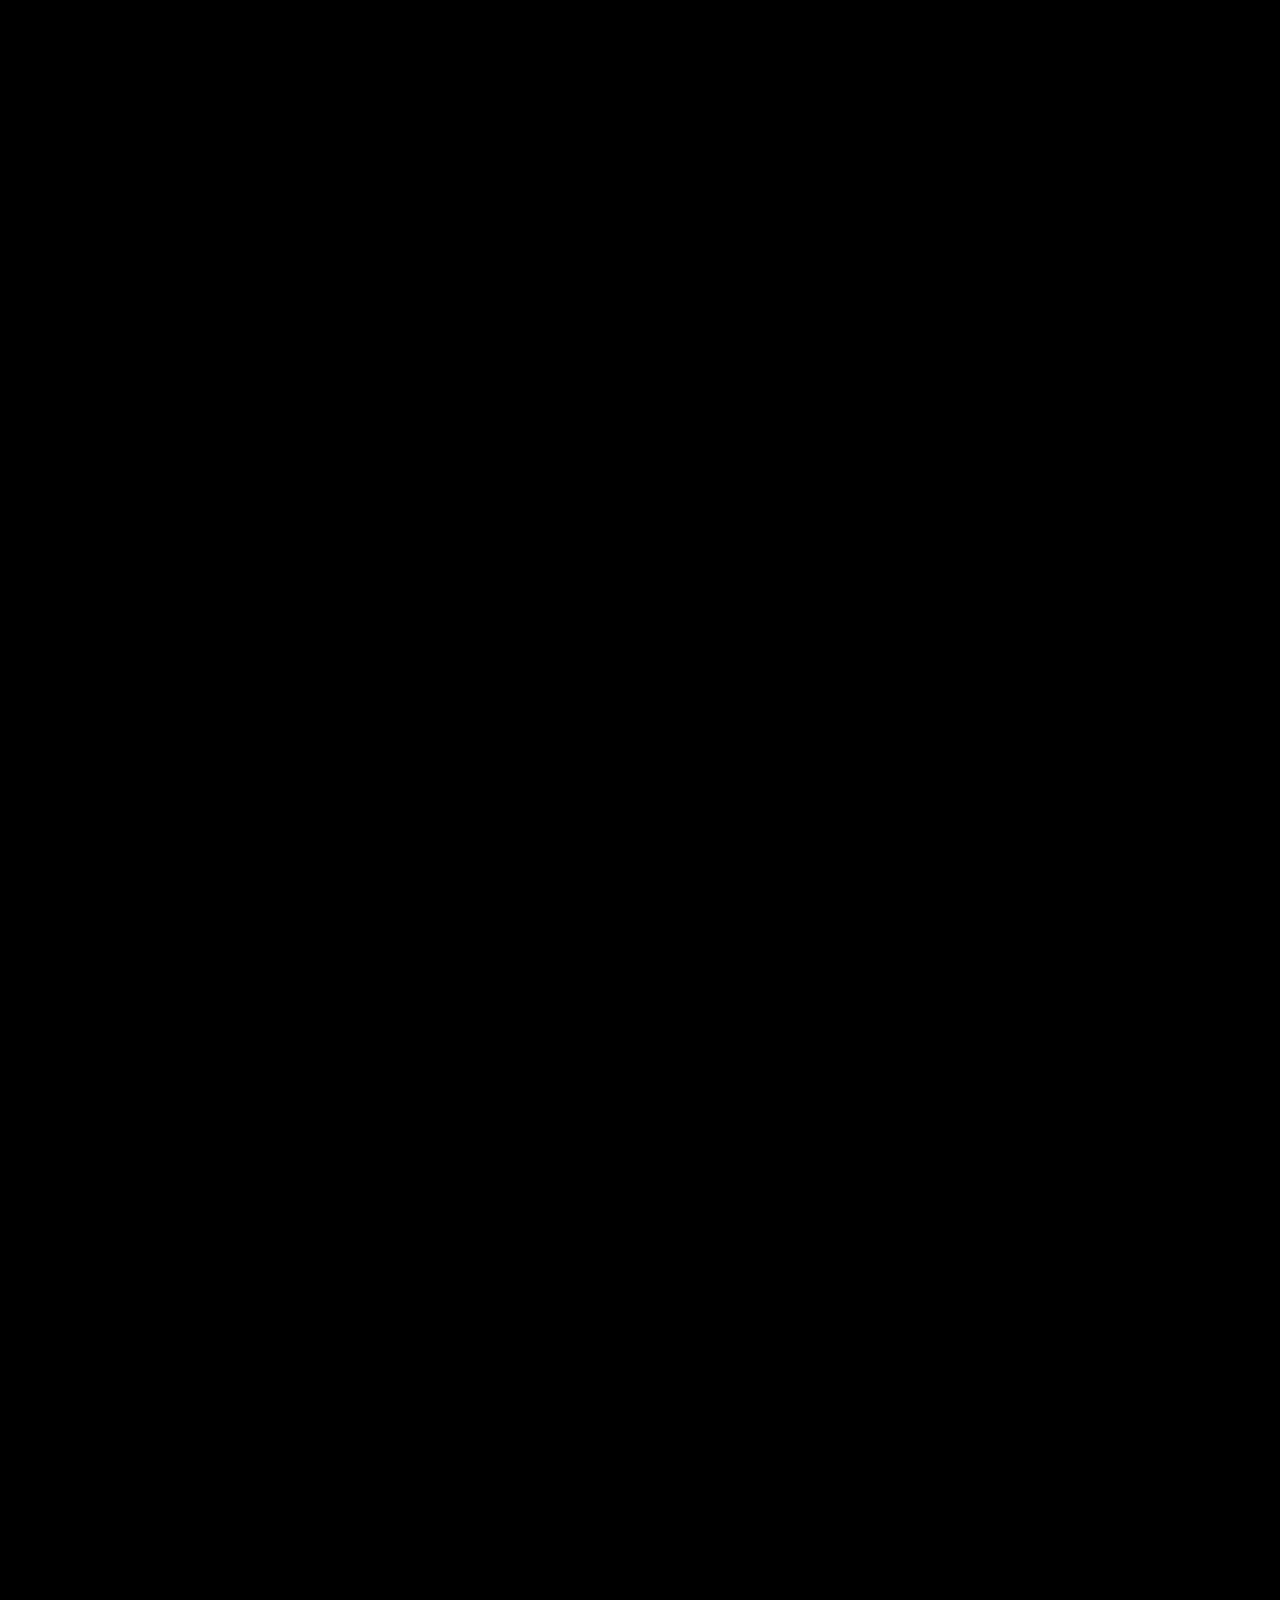
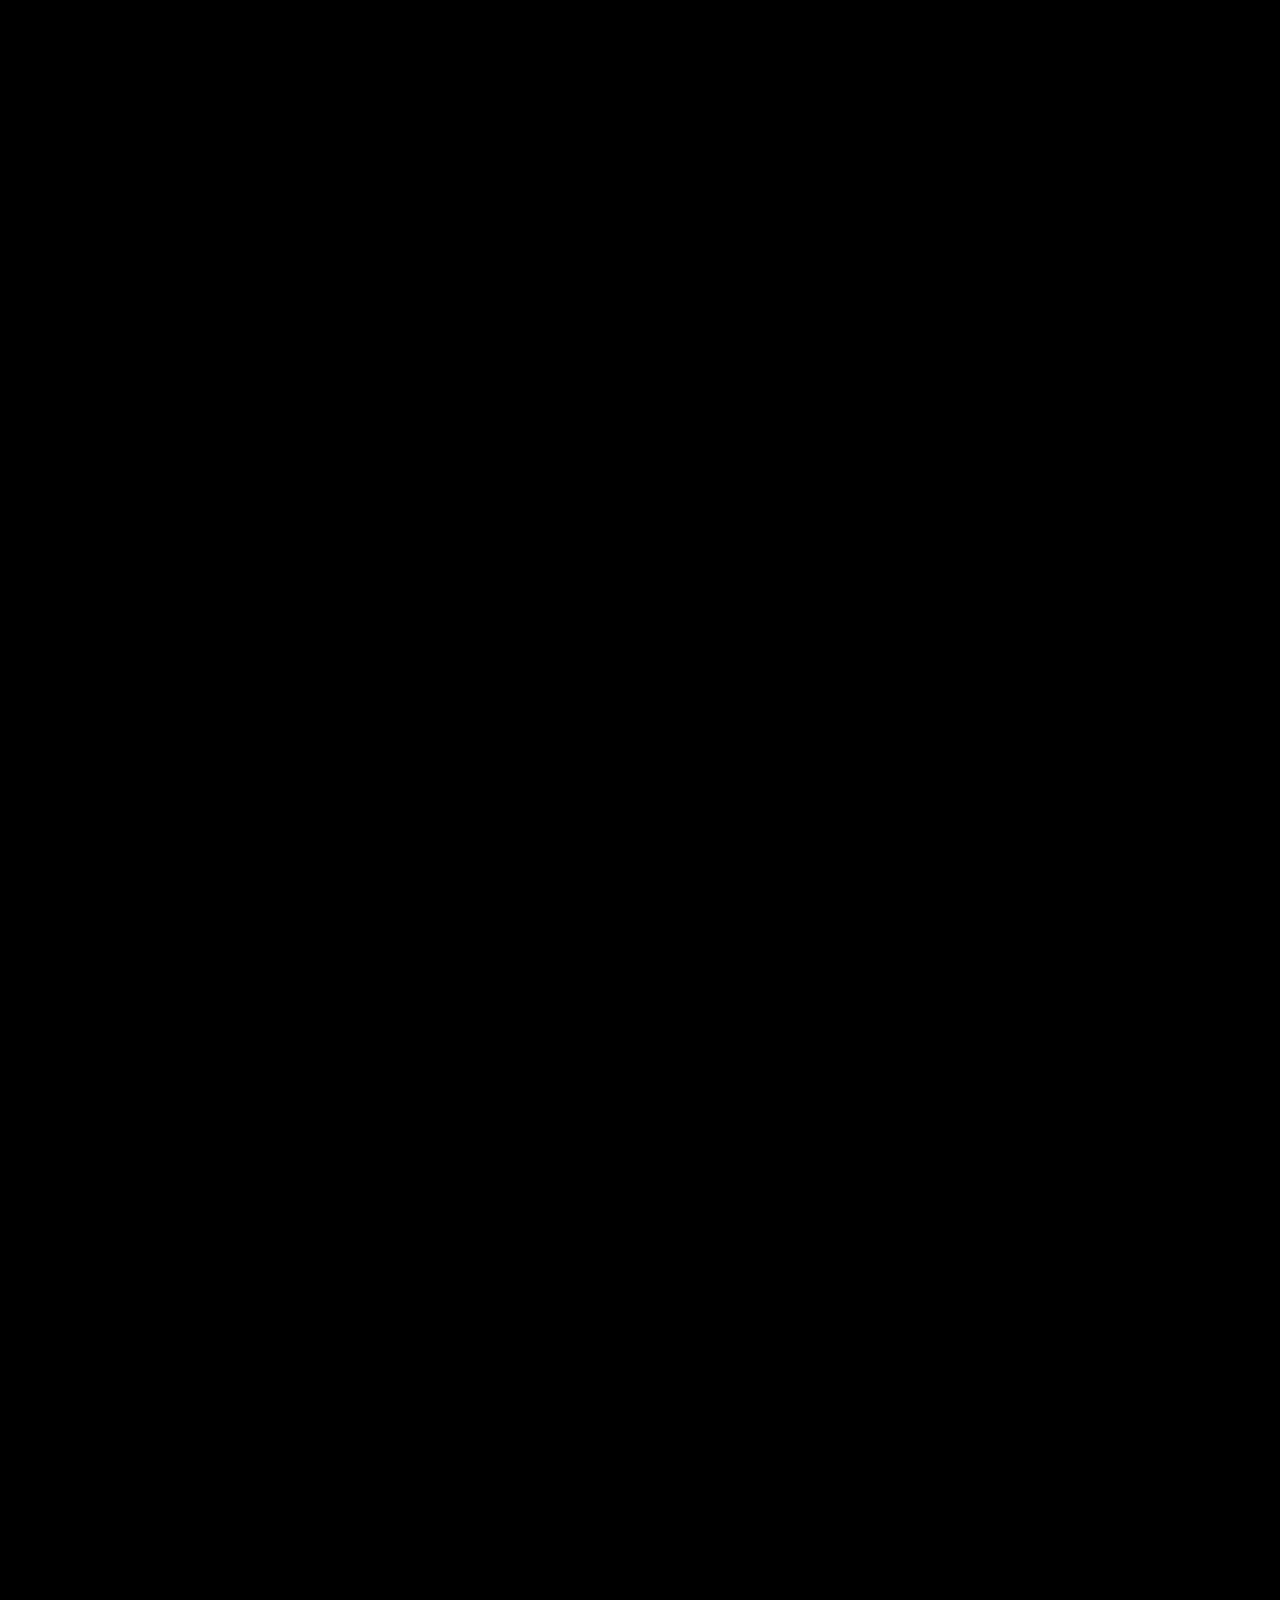
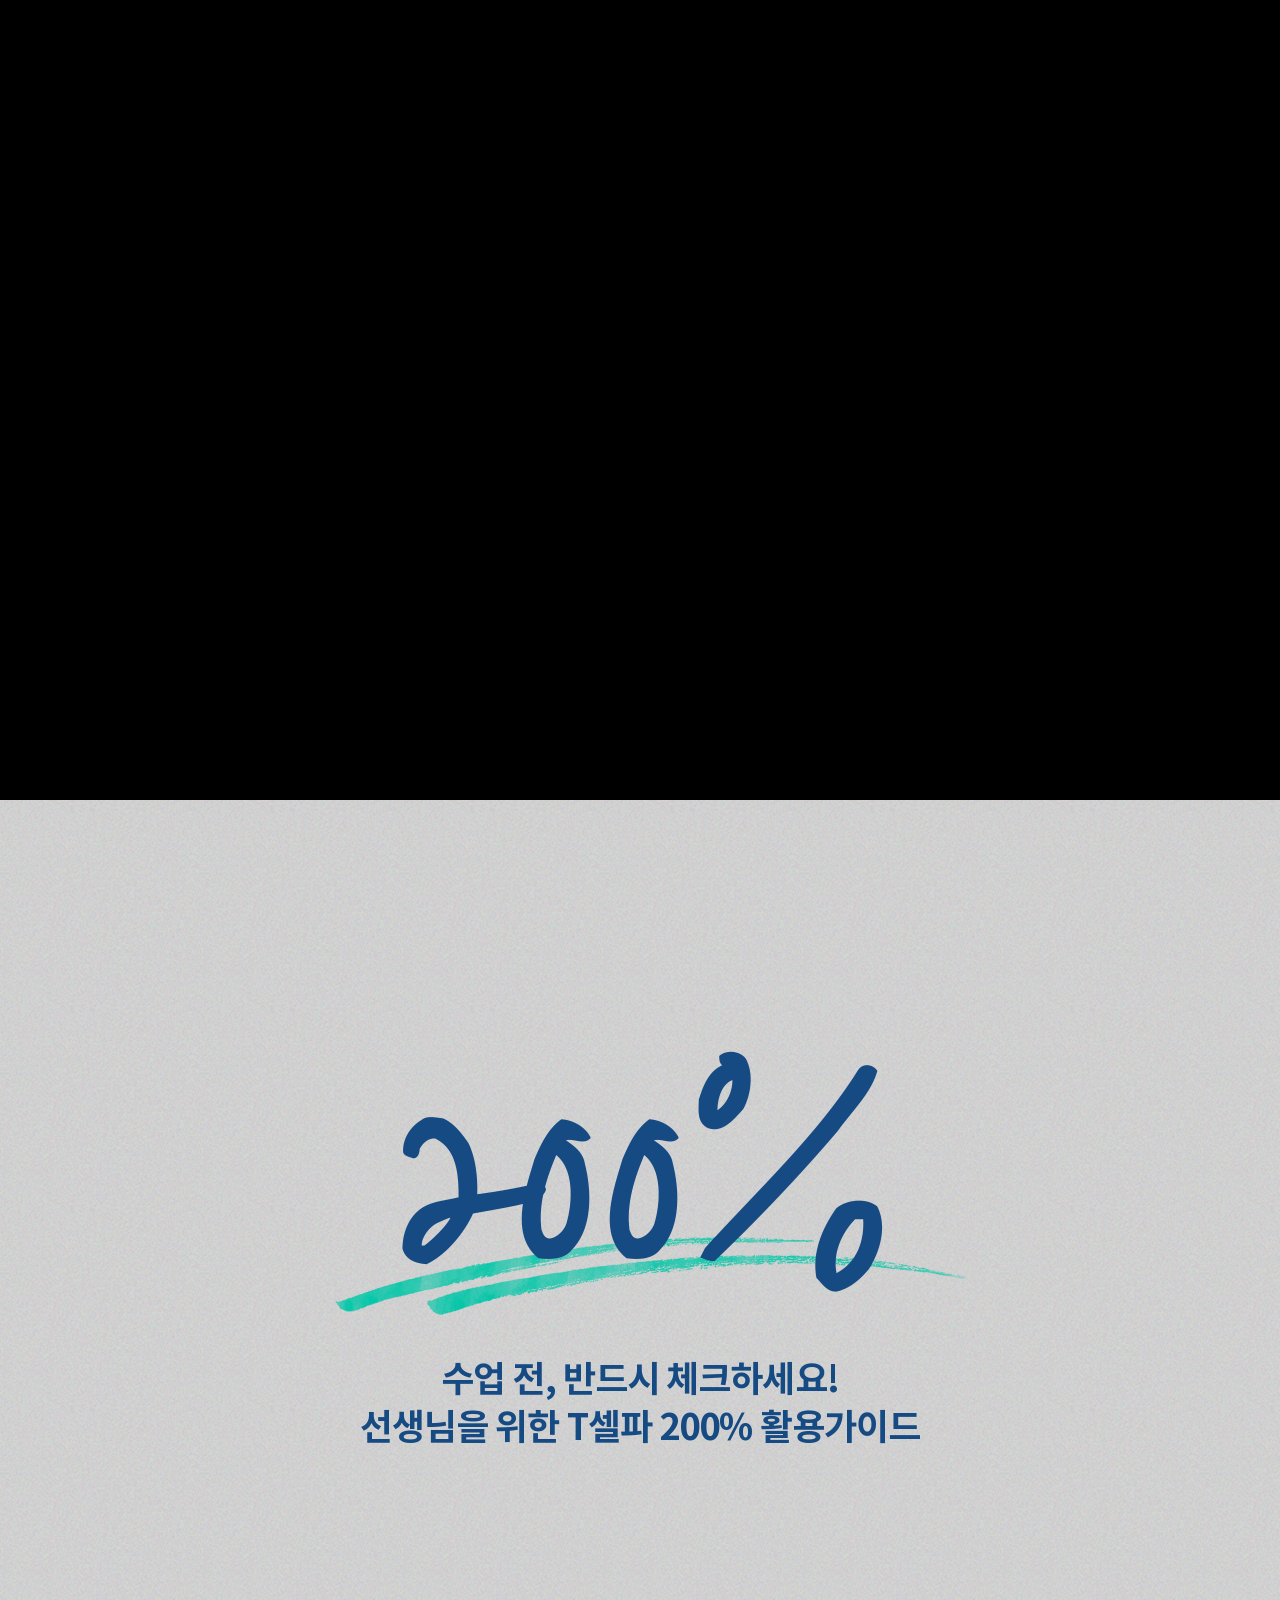
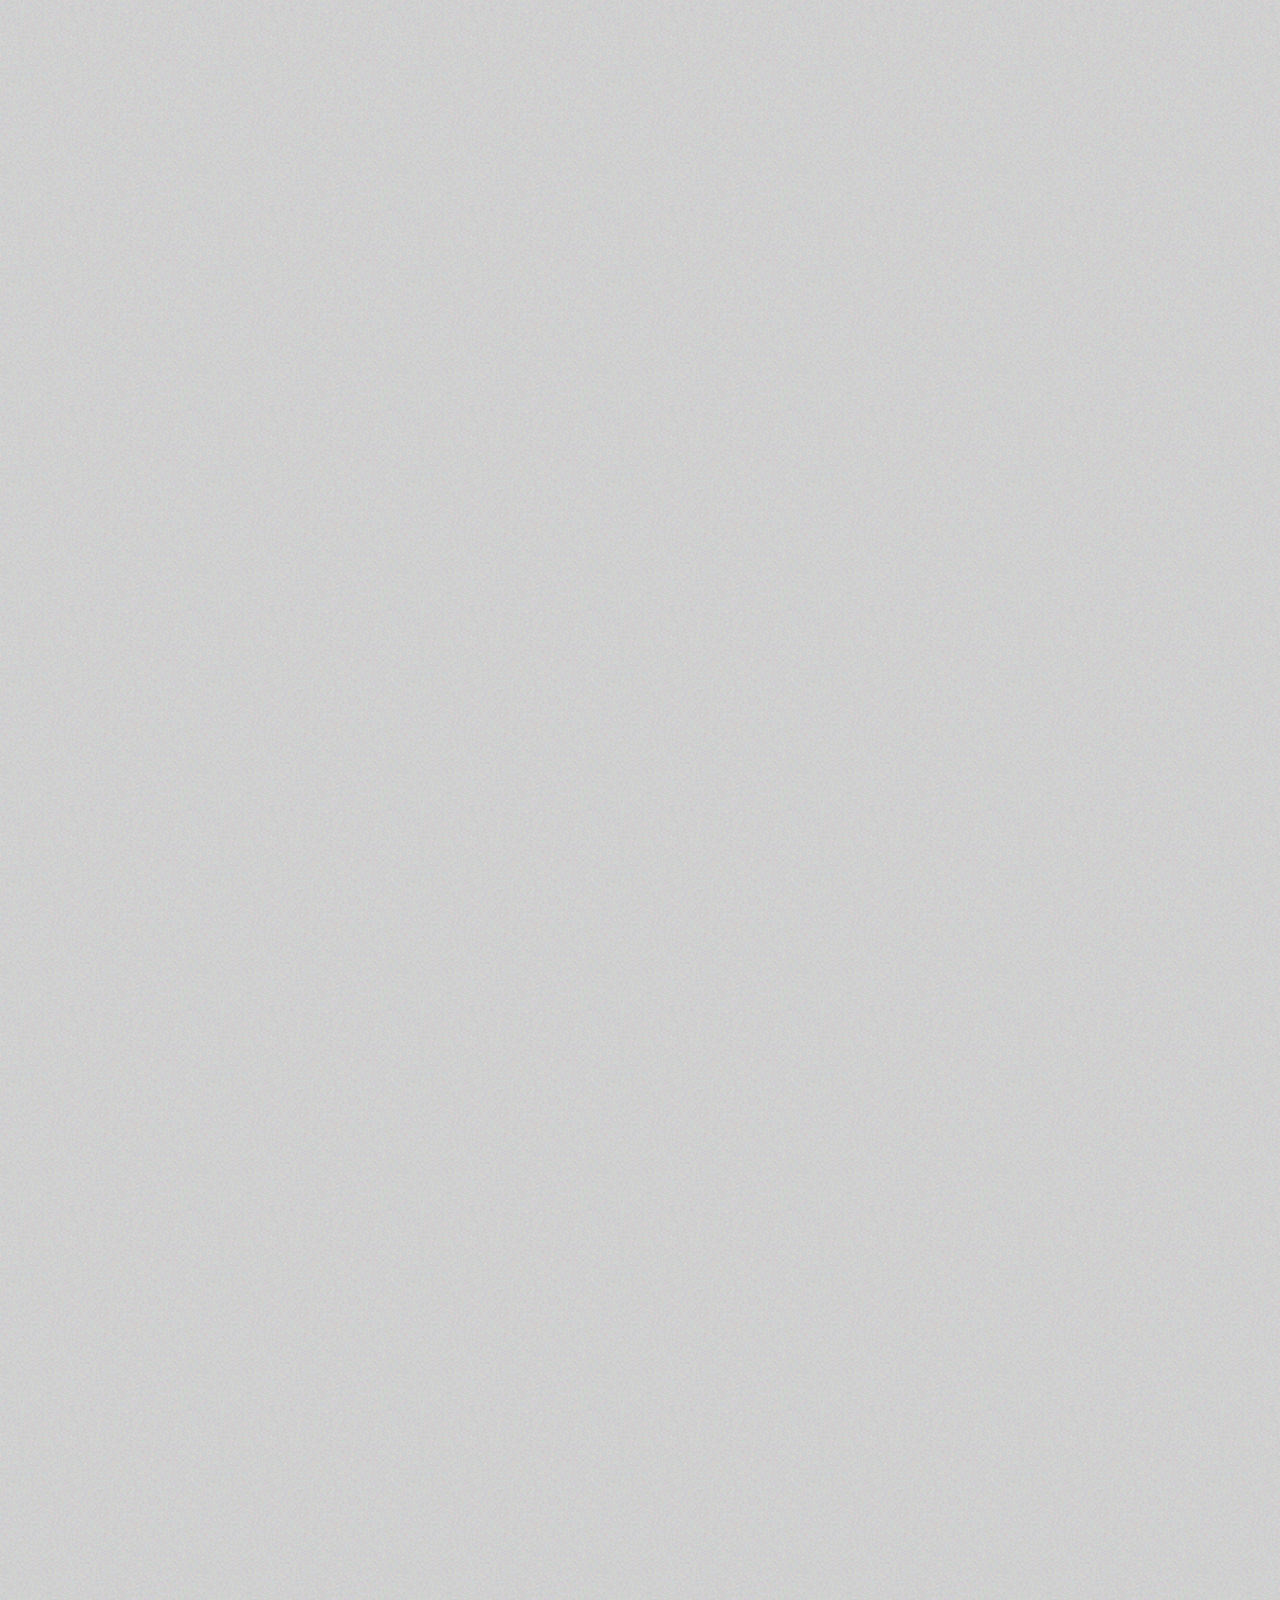
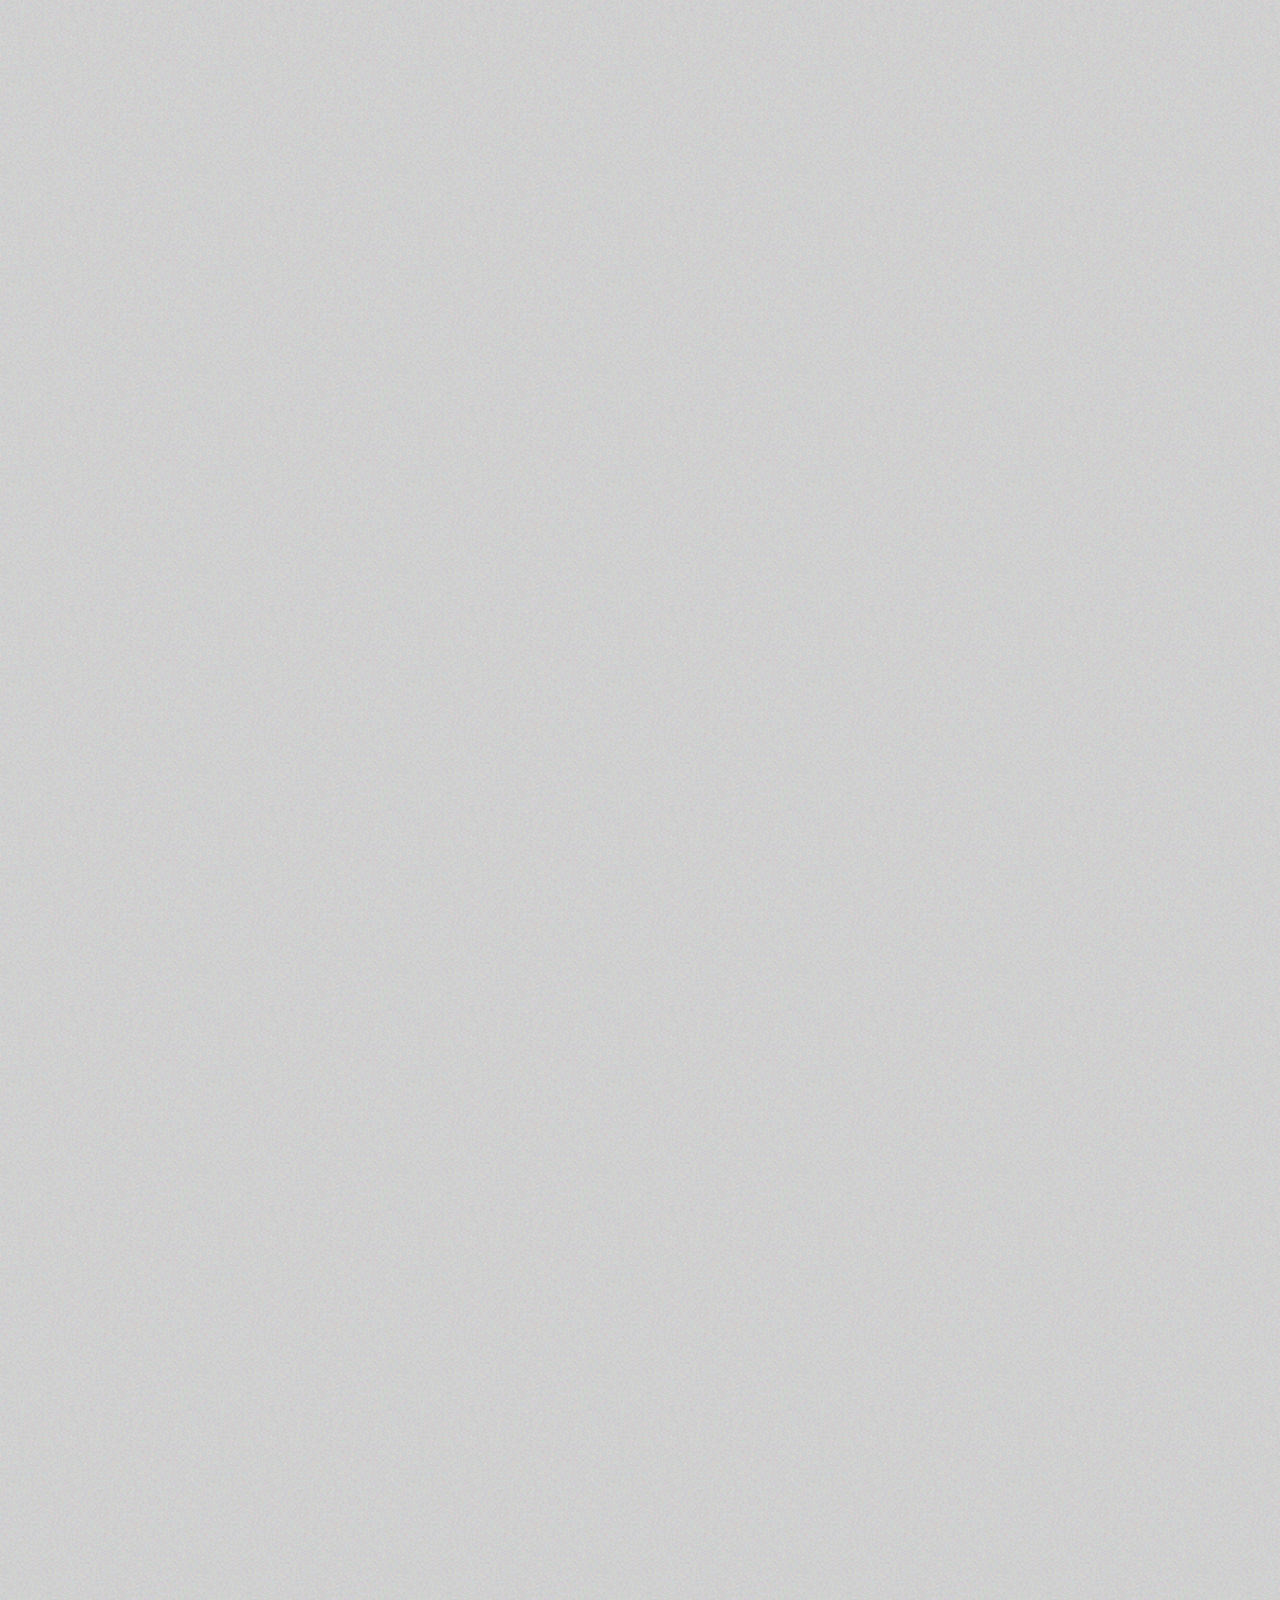
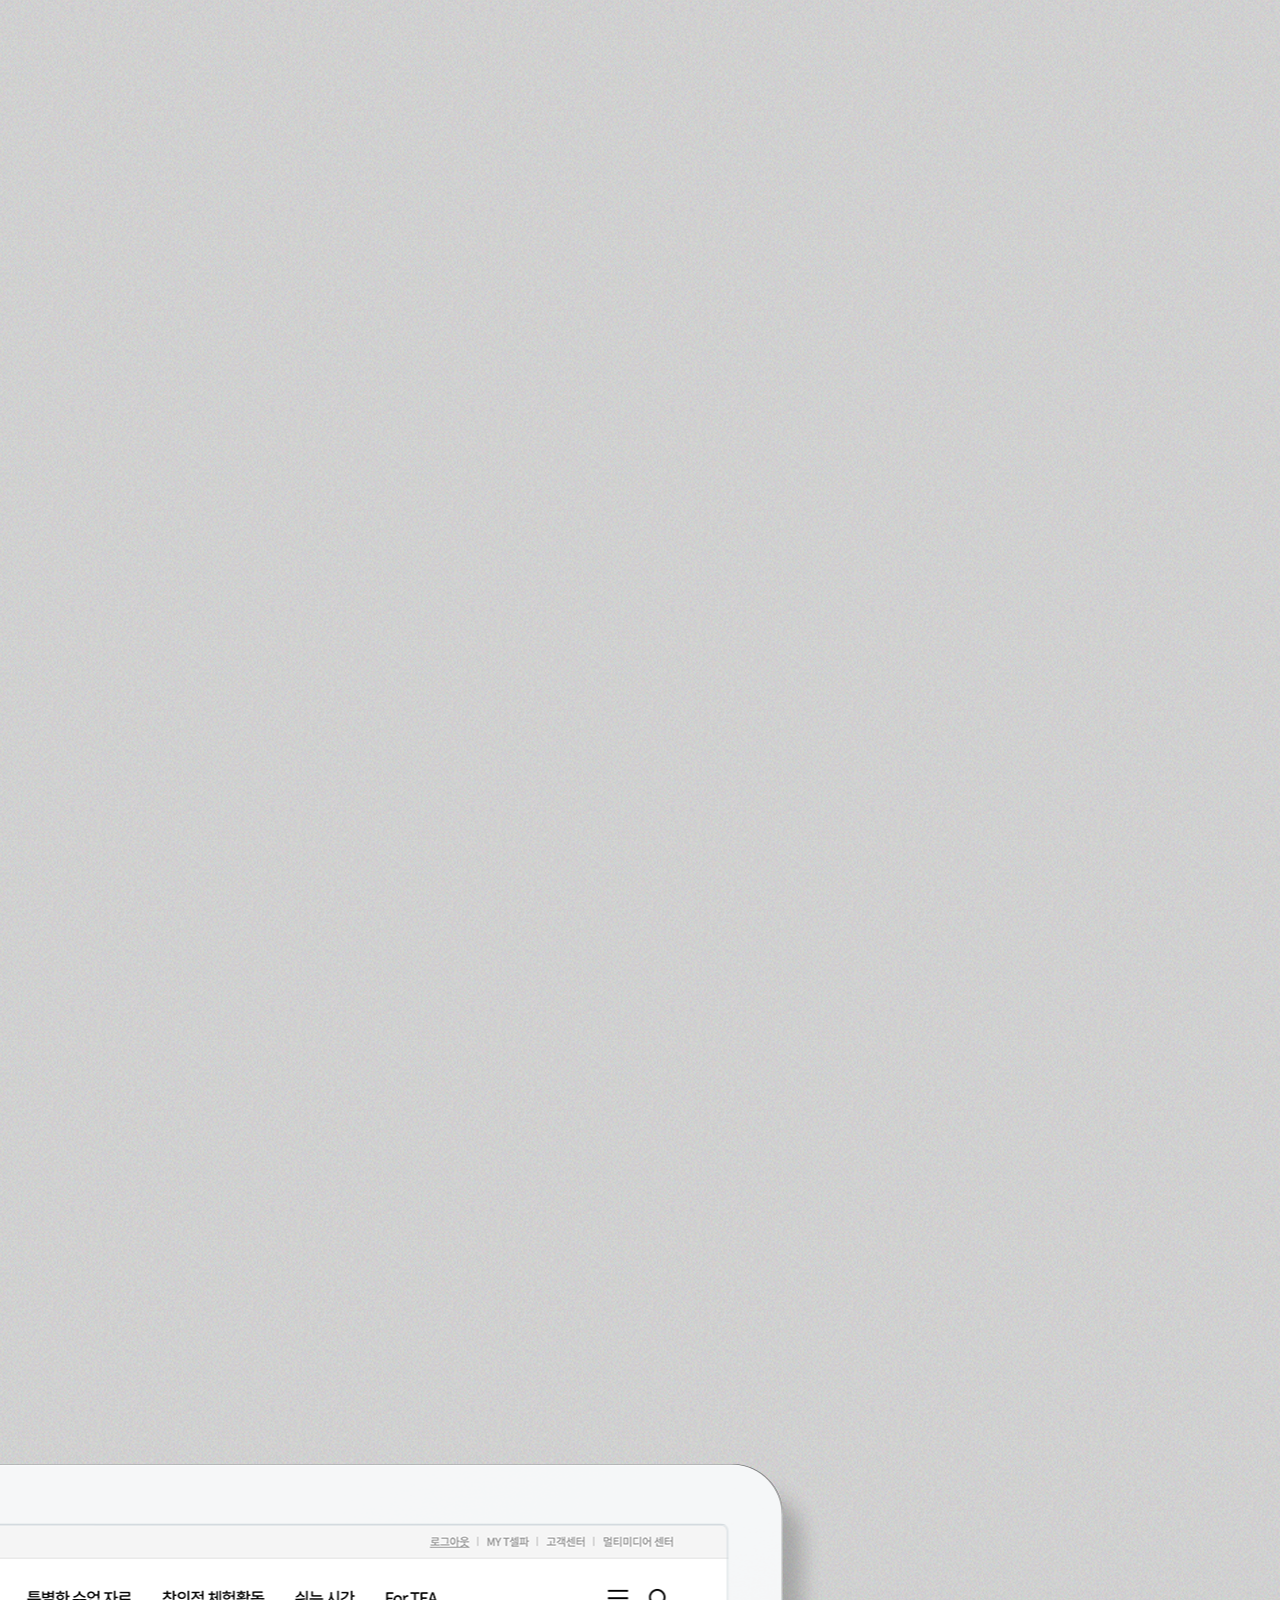
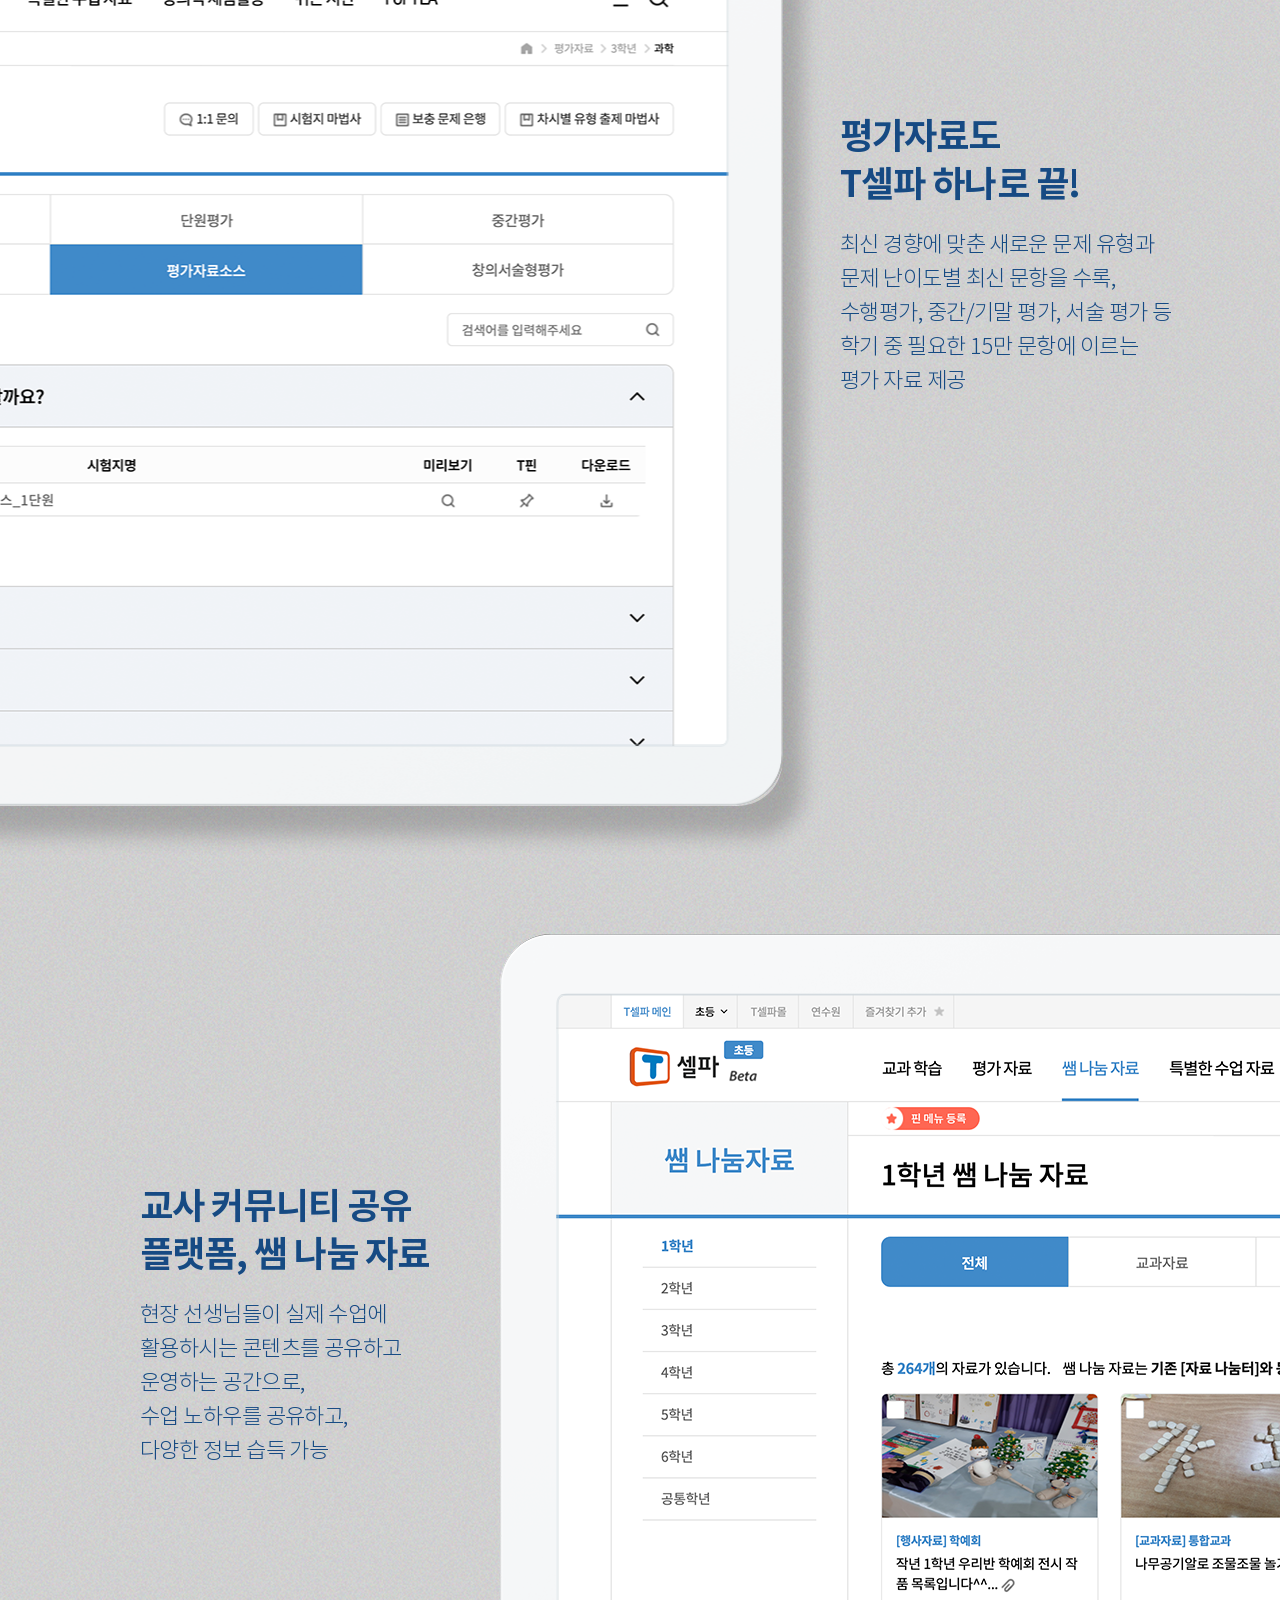
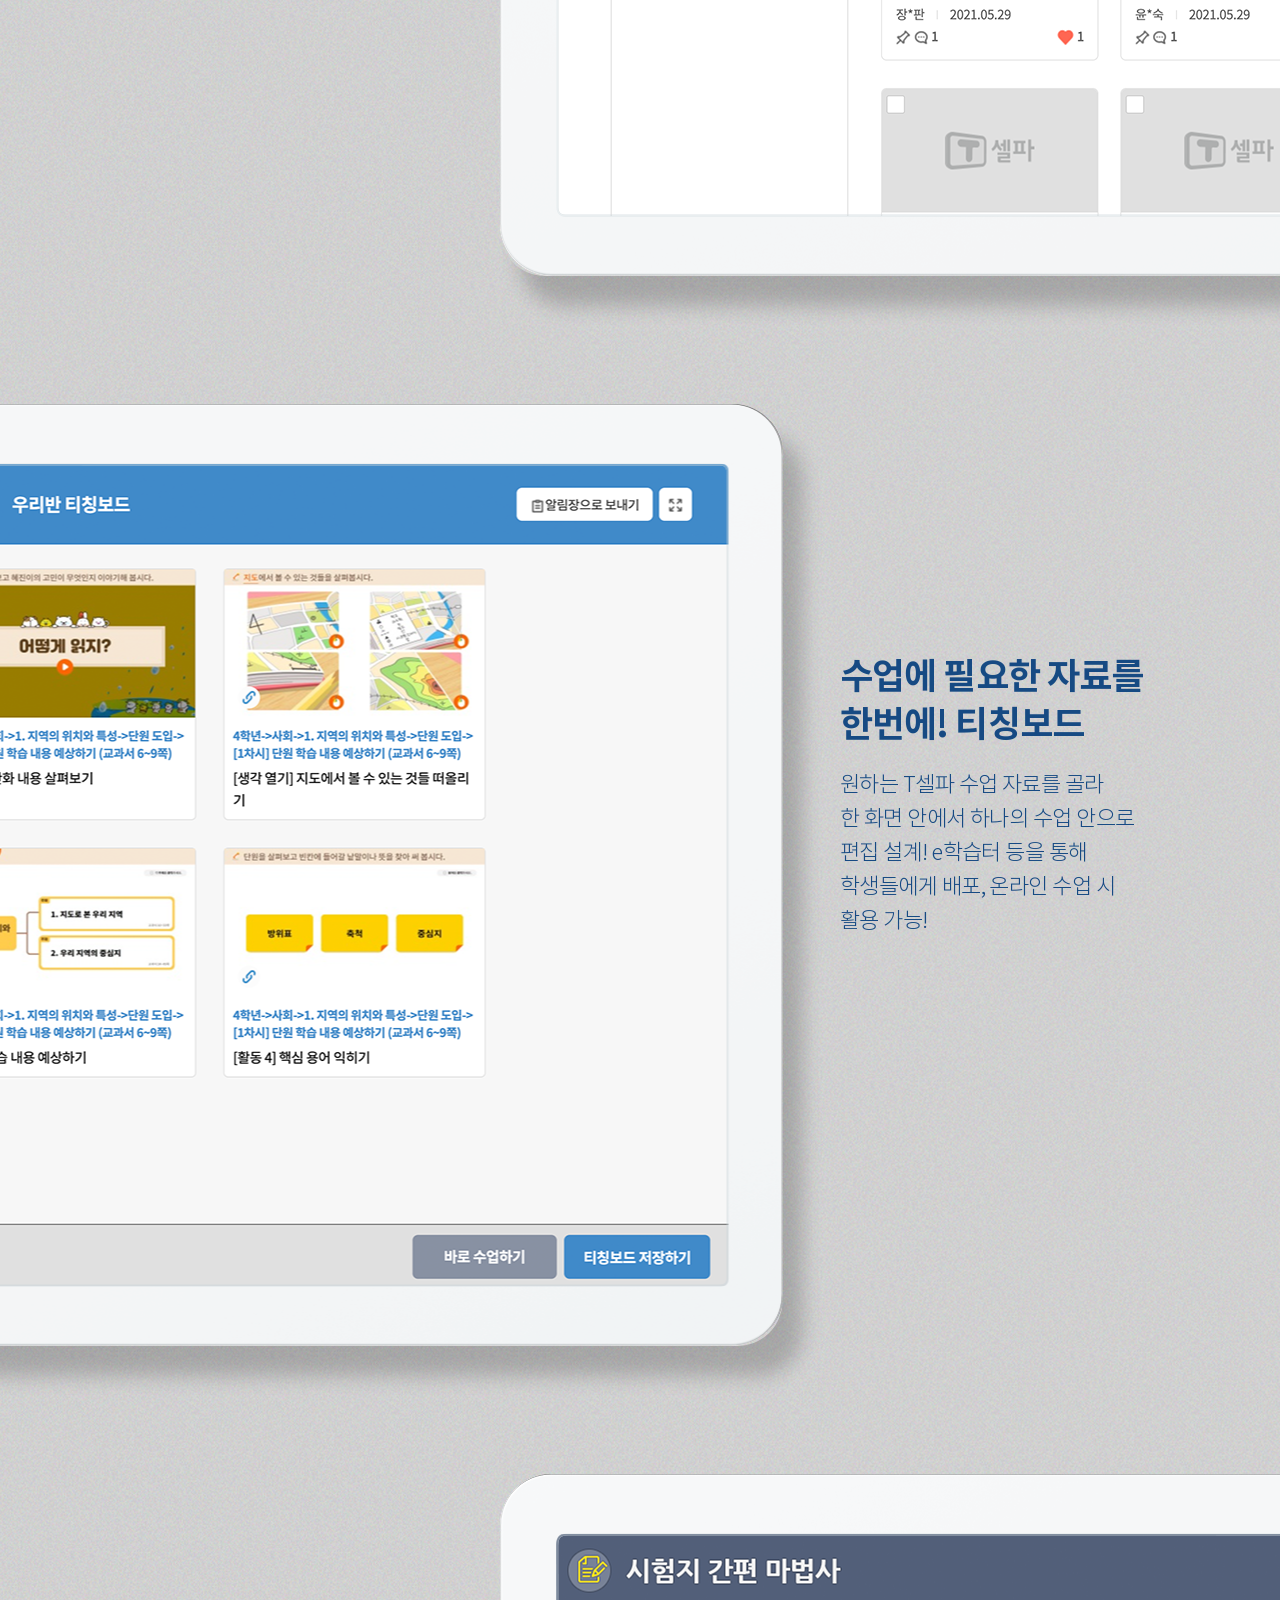
<file: tsherpa.html>
<!DOCTYPE html>
<html>
<head>
	<meta charset="UTF-8">
	<meta name="viewport" content="width=device-width, initial-scale=1.0,maximum-scale=1.0, minimum-scale=1.0, user-scalable=no" />
	<meta http-equiv="X-UA-Compatible" content="ie=edge,chrome=1">
	<meta http-equiv="Content-Type" content="text/html; charset=euc-kr">
	<title>천재 교과서 | T셀파</title>
	<link rel="preload" href="./css/fonts/NotoSansKR-Black.woff2" as="font" type="font/woff2" crossorigin>
	<link rel="preload" href="./css/fonts/NotoSansKR-Bold.woff2" as="font" type="font/woff2" crossorigin>
	<link rel="preload" href="./css/fonts/NotoSansKR-Light.woff2" as="font" type="font/woff2" crossorigin>
	<link rel="preload" href="./css/fonts/NotoSansKR-Regular.woff2" as="font" type="font/woff2" crossorigin>
	<link rel="preload" href="./css/fonts/NanumMyeongjo.woff" as="font" type="font/woff" crossorigin>
	<link rel="icon" href="./images/common/favicon.ico" />
	<link rel="stylesheet" href="./css/common.css">
	<link rel="stylesheet" href="./css/tsherpa.css">
	<script src="./js/jquery-1.11.1.min.js"></script>
</head>
<body class="before-load">
	<div class="loading"><svg class="loading-circle"><circle cx="50%" cy="50%" r="25"></circle></svg></div>

	<!-- container -->
	<div class="container">
		<!-- header -->
		<header class="header hintro">
			<h1 class="logo"><a href="https://www.chunjaetext.co.kr/" target="_blank" alt="천재 교과서"></a></h1>
			<div class="center_link">
				<a href="index.html">천재 교과서</a>
				<a href="tsherpa.html" class="on">T셀파</a>
				<a href="milkt.html">밀크T</a>
			</div>
			<div class="right_link">
				<a href="https://mall.chunjaetext.co.kr/" target="_blank">교과서 구매</a>
				<a href="javascript:void(0)" class="btn"></a>
			</div>			
		</header>

		<!-- popnav -->
		<nav class="sub_nav">
			<span class="closebtn"></span>
			<div class="nav_box">
				<div class="in">
					<div class="leftbox">
						<div class="linkbox">
							<span><em>교과서를 더 새롭게, 요즘 교과서</em></span><br/>
							<a href="index.html"><em>천재 교과서</em></a>							
						</div>
						<div class="linkbox">
							<span><em>무료 교수학습지원</em></span><br/>
							<a href="tsherpa.html"><em>T셀파</em></a>
						</div>
						<div class="linkbox">
							<span><em>개인 맞춤형 스마트 학습</em></span><br/>
							<a href="milkt.html"><em>밀크T</em></a>
						</div>						
					</div>
					<div class="rightbox">
						<a href="https://mall.chunjaetext.co.kr/" target="_blank"><em>교과서 구매</em></a>
						<a href="http://www.tsherpa.co.kr/" target="_blank"><em>T셀파 바로가기</em></a>
						<a href="http://www.milkt.co.kr/" target="_blank"><em>밀크T 바로가기</em></a>						
					</div>
				</div>
			</div>
		</nav>

		<!-- intro -->
		<div class="intro">
			<span class="wh top"></span>
			<span class="wh right"></span>
			<span class="wh left"></span>
			<span class="wh bottom"></span>
			<div class="circle"><object type="image/svg+xml" data="./images/tsherpa/circle_tselfa_svg.svg" class="circle_txt">현재 브라우저는 iframe을 지원하지 않습니다.</object></div>
			<div class="text">
				<p><em>더 재미있게,</em></p>
				<p><em>더 편하게.</em></p>
			</div>
			<div class="scroll"><p alt="SCROLL"></p><span></span></div>
		</div>

		<!-- contents -->
		<section class="scroll-section" id="scroll-section-0">
			<div class="movie_wrap">
				<video class="video1" muted="muted" title="" webkit-playsinline="" playsinline="" >
					<source src="./images/tsherpa/movie_2_intro.mp4" type="video/mp4" >
				</video>
				<span class="dim"></span>
			</div>
			<div class="sticky-elem">
				<div class="bigTxtbox">
					<h2><em>오직 선생님만을 위한</em></h2>
					<h2><em>든든한 친구, T셀파</em></h2>
					<p><em>수업을 더 재미있게, 수업을 더 편하게</em></p>
					<p><em>오직 천재 교과서에서만 가능한 교수지원 서비스,</em></p>
					<p><em>모든 교과수업준비는 T셀파 하나로 완벽해집니다.</em></p>
				</div>
			</div>
		</section>

		<section class="scroll-section" id="scroll-section-1">
			<div class="sticky-elem sec1_st1 bigTitle">
				<h2>
					<svg class="weAre" data-name="we are" xmlns="http://www.w3.org/2000/svg" viewBox="0 0 746 142">
						<path d="M119.7,142.28,106.49,85.84q-7.41-31.43-12.41-61h-.4q-5,29.63-12.41,61.05L68.06,142.28H29.82L0-.23H28.82L39,51.61Q45.43,84,49.44,113.26h.4q5.4-30.23,13-61.65L75.26-.23h37.23L124.9,51.61q7.6,31.42,13,61.65h.4q4-29.22,10.41-61.65L158.93-.23h28.82L157.93,142.28Z"/>
						<path d="M233.39,25V57.21h64.45v25H233.39v34.83h70.86v25.22H204V-.23h98.48V25Z"/>
						<path d="M402.92,107.45l-11.21,34.83H360.89L410.33-.23H450L499.4,142.28H468.58l-11-34.83Zm43.64-34.62q-9.81-31.23-16.21-55.65H430q-7.41,28-16,55.65l-3,9.4h38.63Z"/>
						<path d="M604.09,10.18Q616.9,20.59,616.9,40q0,13-7,22.22a35.18,35.18,0,0,1-19,12.61v.4a26.22,26.22,0,0,1,12,8.5q4.4,5.72,9.41,19.12l14.21,39.43h-32l-11.41-33.82q-4-11.61-9.31-16.12t-15.71-4.5H541.84v54.44H512.41V-.23h52.45Q591.28-.23,604.09,10.18ZM541.84,64.42h20.82q24.62,0,24.61-21,0-19.81-26.22-19.81H541.84Z"/>
						<path d="M675.14,25V57.21H739.6v25H675.14v34.83H746v25.22H645.72V-.23H744.2V25Z"/>
					</svg>
				</h2>
			</div>
			<div class="sticky-elem sec1_st2">
				<div class="inner">
					<div class="toptxt">
						대한민국 교과서 1등 발행사, <br/>
						선생님을 가장 잘 아는 천재 교과서.<br/>
						천재 교과서가 만들면 교수지원도 다릅니다.<br/>
						<strong>선생님을 위한 모든 것, T셀파</strong>
					</div>
					<div class="righttop" alt="WHY"></div>
				</div>
			</div>
			<div class="sticky-elem sec1_st3">
				<div class="inner">						
					<div class="bigTxtbox">
						<h2><em>선생님들이 원하는</em></h2>
						<h2><em>모든 것을 담은, T셀파</em></h2>
						<p><em>초중고 교과서 점유율 1위, 천재 교과서가 만든 T셀파는</em></p>
						<p><em>선생님이 교육 현장에서 무엇이 가장 필요한지 그 목소리를 직접 청취하고 반영하여,</em></p>
						<p><em>선생님을 위한 교육의 모든 것을 완성합니다.</em></p>
						<div class="topico"><span></span></div>
					</div>
					<div class="bigTxtbox">
						<h2><em>선생님 중심의 교육 콘텐츠를</em></h2>
						<h2><em>전달하는, T셀파</em></h2>
						<p><em>수업 준비시간은 줄이고 학업 성취도는 높이는 효율적인 교육 콘텐츠를 위해</em></p>
						<p><em>도입부터 학습평가까지 최신 교과 자료에 기반, 원스톱 형태의 차시형 교수학습 콘텐츠로</em></p>
						<p><em>선생님이 원하는 수업을 실현할 수 있습니다. </em></p>
						<div class="topico"><span></span></div>
					</div>
					<div class="bigTxtbox">
						<h2><em>선생님만의 특별한 수업을</em></h2>
						<h2><em>만드는 맞춤형 수업, T셀파</em></h2>
						<p><em>나만의 수업을 만들고 싶은 선생님들의 생각을 고려하여,</em></p>
						<p><em>수업 자료와 시험지를 만들 수 있는 스마트 티칭 기능으로 선생님들이 난이도와 범위를 조절해</em></p>
						<p><em>자신의 학급 상황에 맞는 수업을 준비하고 가르칠 수 있습니다.</em></p>
						<div class="topico"><span></span></div>
					</div>
					<div class="bigTxtbox">
						<h2><em>선생님이 원하는 양질의</em></h2>
						<h2><em>수업자료가 있는 T셀파</em></h2>
						<p><em>T셀파엔 교과서 1등 발행사 천재 교과서가 발행한 1천800권이 넘는</em></p>
						<p><em>교과서와 지도서 빅데이터가 있습니다. 초중고 교과서 전문 기업으로서,</em></p>
						<p><em>선생님들을 위한 신뢰도 높은 교육 콘텐츠를 제작합니다.</em></p>
						<div class="topico"><span></span></div>
					</div>
				</div>
			</div>
		</section>

		<div class="sec2all">
			<section class="scroll-section" id="scroll-section-2">
				<div class="sticky-elem sec2_st1">
					<div class="title">
						<h2><span></span></h2>
						<p><em>수업 전, 반드시 체크하세요!</em></p>
						<p><em>선생님을 위한 T셀파 200% 활용가이드</em></p>
					</div>
				</div>
			</section>

			<section class="scroll-section" id="scroll-section-3">
				<div class="sticky-elem sec3_st1">
					<div class="padarea">
						<div class="padbox">
							<div class="incon on"><img src="./images/tsherpa/sec2_st2_padbox_incon1.png" /></div>
							<div class="incon">
								<video class="sec2_st2_video4" muted="muted" title="" loop="loop" webkit-playsinline="" playsinline="" poster="./images/tsherpa/sec2_st2_padbox_incon4_poster.jpg" >
									<source src="./images/tsherpa/sec2_st2_padbox_incon4.mp4" type="video/mp4" >
								</video>
							</div>	
							<div class="incon">
								<video class="sec2_st2_video5_1" muted="muted" title="" loop="loop" webkit-playsinline="" playsinline="" poster="./images/tsherpa/sec2_st2_padbox_incon5_1_poster.jpg" >
									<source src="./images/tsherpa/sec2_st2_padbox_incon5.mp4" type="video/mp4" >
								</video>
							</div>
							<div class="incon">
								<video class="sec2_st2_video6" muted="muted" title="" loop="loop" webkit-playsinline="" playsinline="" poster="./images/tsherpa/sec2_st2_padbox_incon6_poster.jpg" >
									<source src="./images/tsherpa/sec2_st2_padbox_incon6.mp4" type="video/mp4" >
								</video>
							</div>
							<div class="pad"><img src="./images/tsherpa/sec2_st2_padbox_pad.png" /></div>
						</div>
					</div>
					<div class="inner">					
						<div class="txtbox">
							<h3>수업이 다채로워지는<br/>특별한 수업자료</h3>
							<p>교과서는 물론 수업 지도안과 이미지, <br/>애니메이션, 동영상 등 다양한 교과 <br/>연계형 멀티 자료를 탑재</p>
						</div>
						<div class="guidebox">						
							<div class="infobox">
								<div class="img"><img src="./images/tsherpa/sec2_st2_guide_img1.jpg" /></div>
								<div class="txt"><object type="image/svg+xml" data="./images/tsherpa/sec2_st2_guide_txt1.svg">수업계획서</object></div>	
							</div>
							<div class="infobox">
								<div class="img"><img src="./images/tsherpa/sec2_st2_guide_img2.jpg" /></div>
								<div class="txt"><object type="image/svg+xml" data="./images/tsherpa/sec2_st2_guide_txt2.svg">수업가이드 ppt</object></div>	
							</div>
							<div class="infobox">
								<div class="img"><img src="./images/tsherpa/sec2_st2_guide_img3_1.jpg" /></div>
								<div class="img"><img src="./images/tsherpa/sec2_st2_guide_img3_2.jpg" /></div>
								<div class="txt"><object type="image/svg+xml" data="./images/tsherpa/sec2_st2_guide_txt3.svg">활동지</object></div>	
							</div>
							<div class="infobox">
								<div class="txt"><object type="image/svg+xml" data="./images/tsherpa/sec2_st2_guide_txt4.svg">활동자료 영상</object></div>	
							</div>
							<div class="infobox">
								<div class="txt"><object type="image/svg+xml" data="./images/tsherpa/sec2_st2_guide_txt5.svg">AR VR 특별관</object></div>	
							</div>
							<div class="infobox">
								<div class="txt"><object type="image/svg+xml" data="./images/tsherpa/sec2_st2_guide_txt6.svg">3D 체험관</object></div>	
							</div>
						</div>
					</div>
				</div>
			</section>

			<section class="scroll-section" id="scroll-section-4">
				<div>
					<div class="sticky-elem sec4_st1 left">
						<div class="padarea">
							<div class="padbox">
								<img src="./images/tsherpa/sec2_st3_padbox_pad.png" />
							</div>
						</div>
						<div class="inner">					
							<div class="txtbox">
								<h3>평가자료도 <br/>T셀파 하나로 끝!</h3>
								<p>최신 경향에 맞춘 새로운 문제 유형과 <br/>문제 난이도별 최신 문항을 수록,<br/>수행평가, 중간/기말 평가, 서술 평가 등<br/> 학기 중 필요한 15만 문항에 이르는 <br/>평가 자료 제공</p>
							</div>
						</div>
					</div>
					<div class="sticky-elem sec4_st2">
						<div class="padarea">
							<div class="padbox">
								<img src="./images/tsherpa/sec2_st4_padbox_pad.png" />
							</div>
						</div>
						<div class="inner">					
							<div class="txtbox">
								<h3>교사 커뮤니티 공유 <br/>플랫폼, 쌤 나눔 자료</h3>
								<p>현장 선생님들이 실제 수업에 <br/>활용하시는 콘텐츠를 공유하고 <br/>운영하는 공간으로, <br/>수업 노하우를 공유하고, <br/>다양한 정보 습득 가능</p>
							</div>
						</div>
					</div>
					<div class="sticky-elem sec4_st3 left">
						<div class="padarea">
							<div class="padbox">
								<img src="./images/tsherpa/sec2_st5_padbox_pad.png" />
							</div>
						</div>
						<div class="inner">					
							<div class="txtbox">
								<h3>수업에 필요한 자료를 <br/>한번에! 티칭보드</h3>
								<p>원하는 T셀파 수업 자료를 골라<br/> 한 화면 안에서 하나의 수업 안으로 <br/>편집 설계! e학습터 등을 통해 <br/>학생들에게 배포, 온라인 수업 시 <br/>활용 가능!</p>
							</div>
						</div>
					</div>
					<div class="sticky-elem sec4_st4">
						<div class="padarea">
							<div class="padbox">
								<img src="./images/tsherpa/sec2_st6_padbox_pad.png" />
							</div>
						</div>
						<div class="inner">					
							<div class="txtbox">
								<h3>차시별 유형 시험지, <br/>출제 마법사</h3>
								<p>학생들이 각 차시의 개념을 <br/>완벽하게 이해할 수 있는 <br/>문제풀이 반복 학습 콘텐츠!<br/> 반 아이들이 실제 문제에 <br/>적응하는 훈련가능</p>
							</div>
						</div>
					</div>
				</div>
			</section>
		</div>

		<section class="scroll-section" id="scroll-section-5">
			<div class="sticky-elem sec5_st1 bigTitle">
				<h2><object type="image/svg+xml" data="./images/common/way.svg">WAY</object></h2>
			</div>
			<div class="sticky-elem sec5_st2">
				<div class="inner on">
					<div class="toptxt">
						흉내 낼 수 는 있지만, 넘어설 수는 없습니다.<br/>
						T셀파는 수십년에 걸친 천재 교과서의 <br/>
						데이터와 노하우를 기반으로 제작합니다.<br/>
						<strong>선생님을 위한 모든 것, T셀파</strong>
					</div>
					<div class="righttop" alt="WAY"></div>
				</div>
			</div>
			<div class="sticky-elem sec5_st3">
				<div class="txtbox">
					<h3>초등학교 교사 <strong>10명중 9명*</strong>은 T셀파로 수업준비를 합니다.</h3>
					<p>*T셀파 1주일에 1회이상 접속한 초등학교 교사 회원기준</p>
				</div>
				<div class="inner">						
					<div class="bigTxtbox">
						<h2><em>교과서 <strong>점유율 1위</strong></em></h2>
						<h2><em>기업의 노하우</em></h2>
						<p><em>교과 분야 최고 전문가와 현직 교사가</em></p>
						<p><em>기획 단계부터 참여하는 콘텐츠 제작 시스템 </em></p>
					</div>
					<div class="bigTxtbox">
						<h2><em>현장 자문과</em></h2>
						<h2><em><strong>의견 청취</strong></em></h2>
						<p><em>수업 현장 목소리를 반영하여</em></p>
						<p><em>교습에 필요한 전반적인 활동 지원</em></p>
					</div>
					<div class="bigTxtbox">
						<h2><em><strong>손 쉬운</strong> 콘텐츠</em></h2>
						<h2><em>접근력</em></h2>
						<p><em>선생님이 지금 꼭 필요한 콘텐츠를</em></p>
						<p><em>빠르고 쉽게 찾을 수 있도록 시스템 구축</em></p>
					</div>
					<div class="bigTxtbox">
						<h2><em><strong>빅데이터</strong> 기반의</em></h2>
						<h2><em>다양한 콘텐츠</em></h2>
						<p><em>자사 발행 초중고 참고 교재 무료 다운로드 및 이미지,</em></p>
						<p><em>동영상 기반의 교과 연계형 보충자료 탑재</em></p>
					</div>
				</div>
			</div>
			<div class="sticky-elem sec5_st4">
				<div class="inner">
					<div class="centxt ct1">
						<h3><em>수업 전 T셀파</em></h3>
						<h3><em>하는 습관!</em></h3>
					</div>
					<div class="centxt ct2">
						<h3><em><img src="./images/tsherpa/sec3_st4_centxt_logo.png" /></em></h3>
					</div>
					<span><svg class="circle" xmlns="http://www.w3.org/2000/svg" width="790" height="328" viewBox="0 0 790 328" fill="none" x="0px" y="0px" xml:space="preserve"><path style="fill:none;stroke:#fff;" d="M395,1C612.25,1,789,74.12,789,164S612.25,327,395,327,1,253.88,1,164,177.75,1,395,1m0-1C176.85,0,0,73.43,0,164S176.85,328,395,328s395-73.43,395-164S613.15,0,395,0Z" /></svg></span>
				</div>
			</div>
		</section>

		<section class="scroll-section" id="scroll-section-6">			
			<div>
				<span class="bgimg"></span>
				<div class="sticky-elem sec6_st1 bigTitle">
					<h2><object type="image/svg+xml" data="./images/common/why.svg">WHY</object></h2>
				</div>
				<div class="sticky-elem sec6_st2">
					<div class="inner on">
						<div class="toptxt">
							왜 선생님들에겐 T셀파 여야 할까요? <br/>선생님 입장에서 생각하고 준비하기 때문입니다.<br/>
							<strong>선생님을 위한 모든 것, T셀파</strong>
						</div>
						<div class="righttop" alt="WHY"></div>
					</div>
				</div>
				<div class="sticky-elem sec6_st3">
					<div class="inner">
						<div class="txtbox">
							<p>수업 준비하다, 막막할 때 저는 늘 <br/>T셀파를 찾는 것 같아요. <br/>요즘 아이들은 어떤 걸 가지고 어떻게 <br/>가르치냐에 따라, 수업 성취가 확 <br/>달라지거든요. 그런데 T셀파 자료를 <br/>사용하면 아이들이 꽤 잘 이해하고 <br/>재미있어 해서 도움을 정말 많이 <br/>받고 있어요. <br/><span>- 경기지역 교사, 강O경</span></p>
						</div>
						<div class="txtbox">
							<p>스마트 수업을 해야 한다, 플립 <br/>러닝을 해야 한다, 쏟아지는 <br/>요구에 막막한 요즘 선생님입니다. <br/>넘쳐나는 자료에서 뭘 골라 수업을 <br/>해야 할지 모를 때가 많은데 T셀파가 <br/>새롭게 개편되면서 제 요구를 딱 <br/>들어주었습니다. 원하는 자료를 <br/>간편하게 찾아서 저만의 수업 자료를 <br/>짤 수 있는 게 저는 제일 좋더라고요.<br/><span>- 강원지역 교사, 고O민</span></p>
						</div>
						<div class="txtbox">
							<p>수업자료가 정말 풍부하고 수업 <br/>또한 재미있게 만들 수 있어서 <br/>T셀파 서비스를 이용합니다. <br/>특히나 천재 교과서와 관련한 <br/>다양한 교재와 교과 자료를 <br/>T셀파에서만 볼 수 있으니까 <br/>선생님 입장에선 제일 유용하고 <br/>신뢰도가 높죠. 그래서 저는 <br/>주로 T셀파를 이용하는 중이에요.<br/><span>- 경기지역 교사, 박O희</span></p>
						</div>
					</div>
				</div>
				<div class="sticky-elem sec6_st4">
					<div class="inner">
						<div class="bigTxtbox">
							<h2><em>선생님 곁엔 언제나</em></h2>
							<h2><em>T셀파!</em></h2>
							<p><em>이전과 달라진 학업 풍경이 선생님에게</em></p>
							<p><em>새로운 기회가 될 수 있도록 천재 교과서 T셀파가 함께합니다.</em></p>
						</div>
						<div class="bottxt">
							<p><a href="http://www.tsherpa.co.kr/" target="_blank" class="txt">교수지원서비스. T셀파</a><a href="http://www.tsherpa.co.kr/" target="_blank" class="gobtn"></a></p>
						</div>
						<div class="padimg"><img src="./images/tsherpa/sec4_st4_pad.png" /></div>
					</div>
				</div>	
			</div>			
		</section>

		<section class="scroll-section" id="scroll-section-7">
			<div>
				<div class="sticky-elem sec7_st1">
					<div class="inner">
						<div class="topbtxt">
							교육의 기본인 <strong>교과서</strong>부터<br/>미래교육인 <strong>스마트 학습</strong>까지,<br/>대한민국 교육은 역시<br/><strong>천재 교과서</strong>가 이끌어갑니다.
						</div>
					</div>
				</div>
				<div class="sticky-elem sec7_st2">
					<div class="inner">
						<div class="txtbox">
							<p>초·중·고 교과서 점유율 1위<strong>천재 교과서</strong></p>
							<div class="btnbox">
								<a href="index.html">바로가기</a>
							</div>
						</div>
						<div class="txtbox">
							<p>선생님을 위한 모든 것<strong>교수지원서비스, T셀파</strong></p>
							<div class="btnbox">
								<a href="tsherpa.html">바로가기</a>
							</div>
						</div>
						<div class="txtbox">
							<p>요즘아이들 모두 밀크T<strong>스마트 학습, 밀크T</strong></p>
							<div class="btnbox">
								<a href="milkt.html">바로가기</a>
							</div>
						</div>
					</div>
				</div>
			</div>
		</section>

		<!-- footer -->
		<footer class="footer">
			<div class="inner">
				<h1 class="logo"><img src="./images/common/ftlogo.png" alt="천재 교과서" /></h1>
				<div class="info">
					<ul>
						<li>(주)천재 교과서대표: 박정과, 윤문현</li>
						<li>주소: 08517 서울특별시 금천구 디지털로10길 78 (가산동) 가산테라타워</li>
						<li>대표번호 02-3282-2944 ㅣ 천재 교과서 02-3282-8705 ㅣ 밀크T초등 1577-1533 ㅣ 밀크T중학 1522-5533</li>
						<li>사업자 등록번호: 119-81-70643통신판매신고번호: 제 2016-서울금천-1306호[사업자정보확인]부가통신사업신고번호: 016712</li>
					</ul>
					<p>Copyright © 2021 By CHUNJAETEXTBOOK Co.,Ltd All Rights Reserved.</p>
				</div>
			</div>
		</footer>
	</div>
	<!--// container -->	

	<script type="text/javascript" src="./js/tsherpa.js"></script>
</body>
</html>
</file>
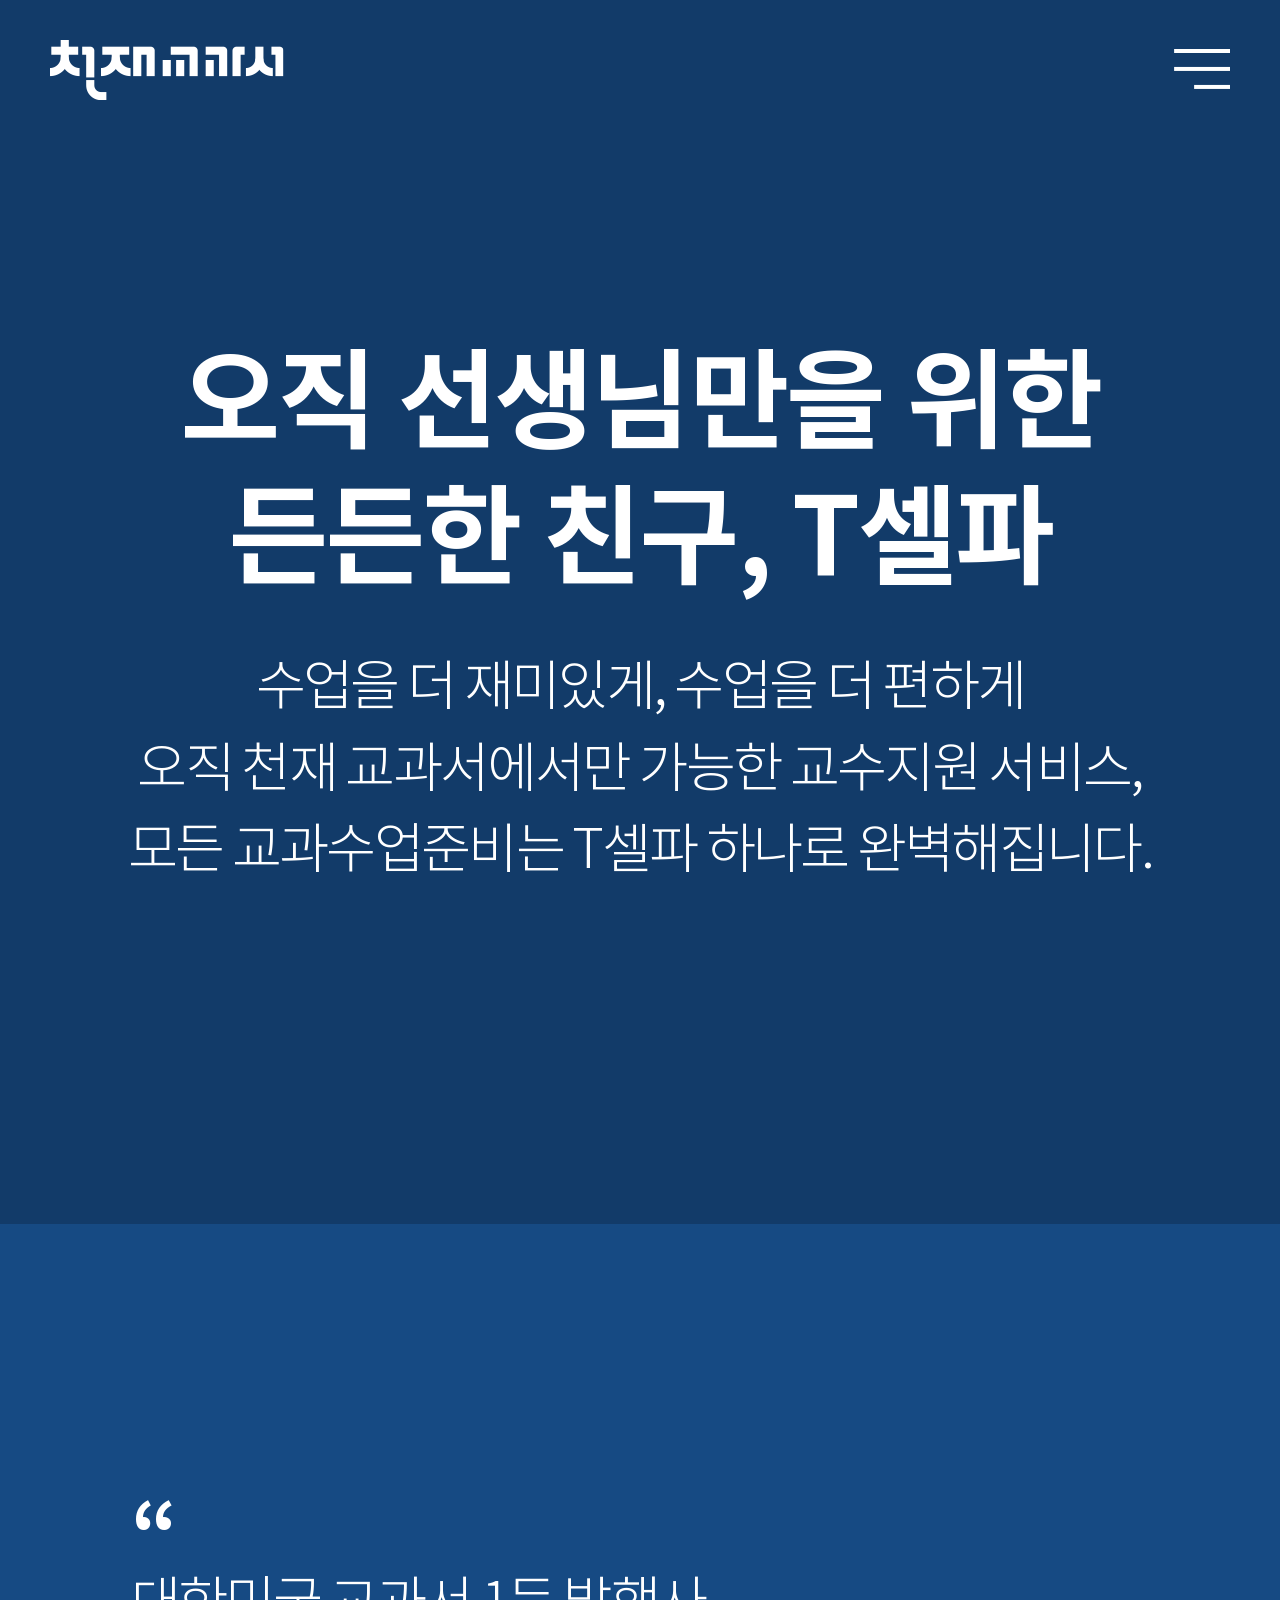
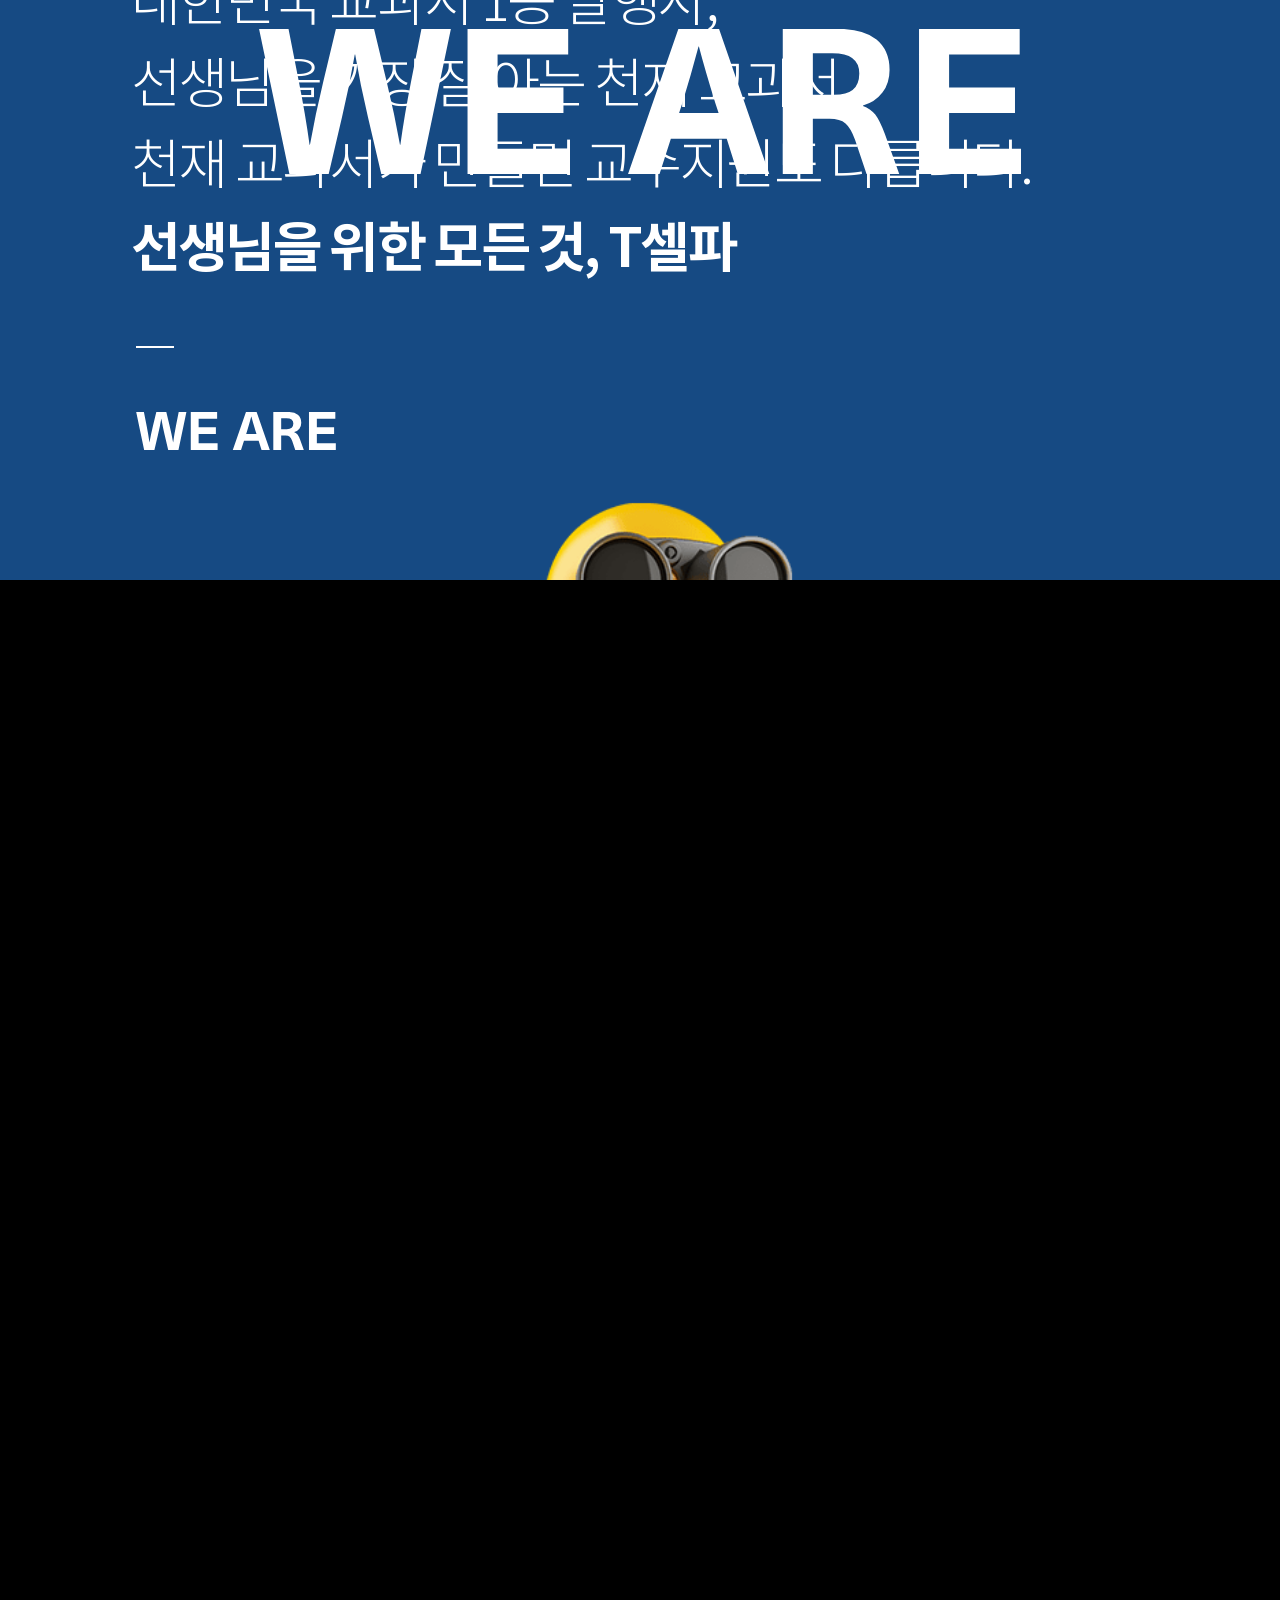
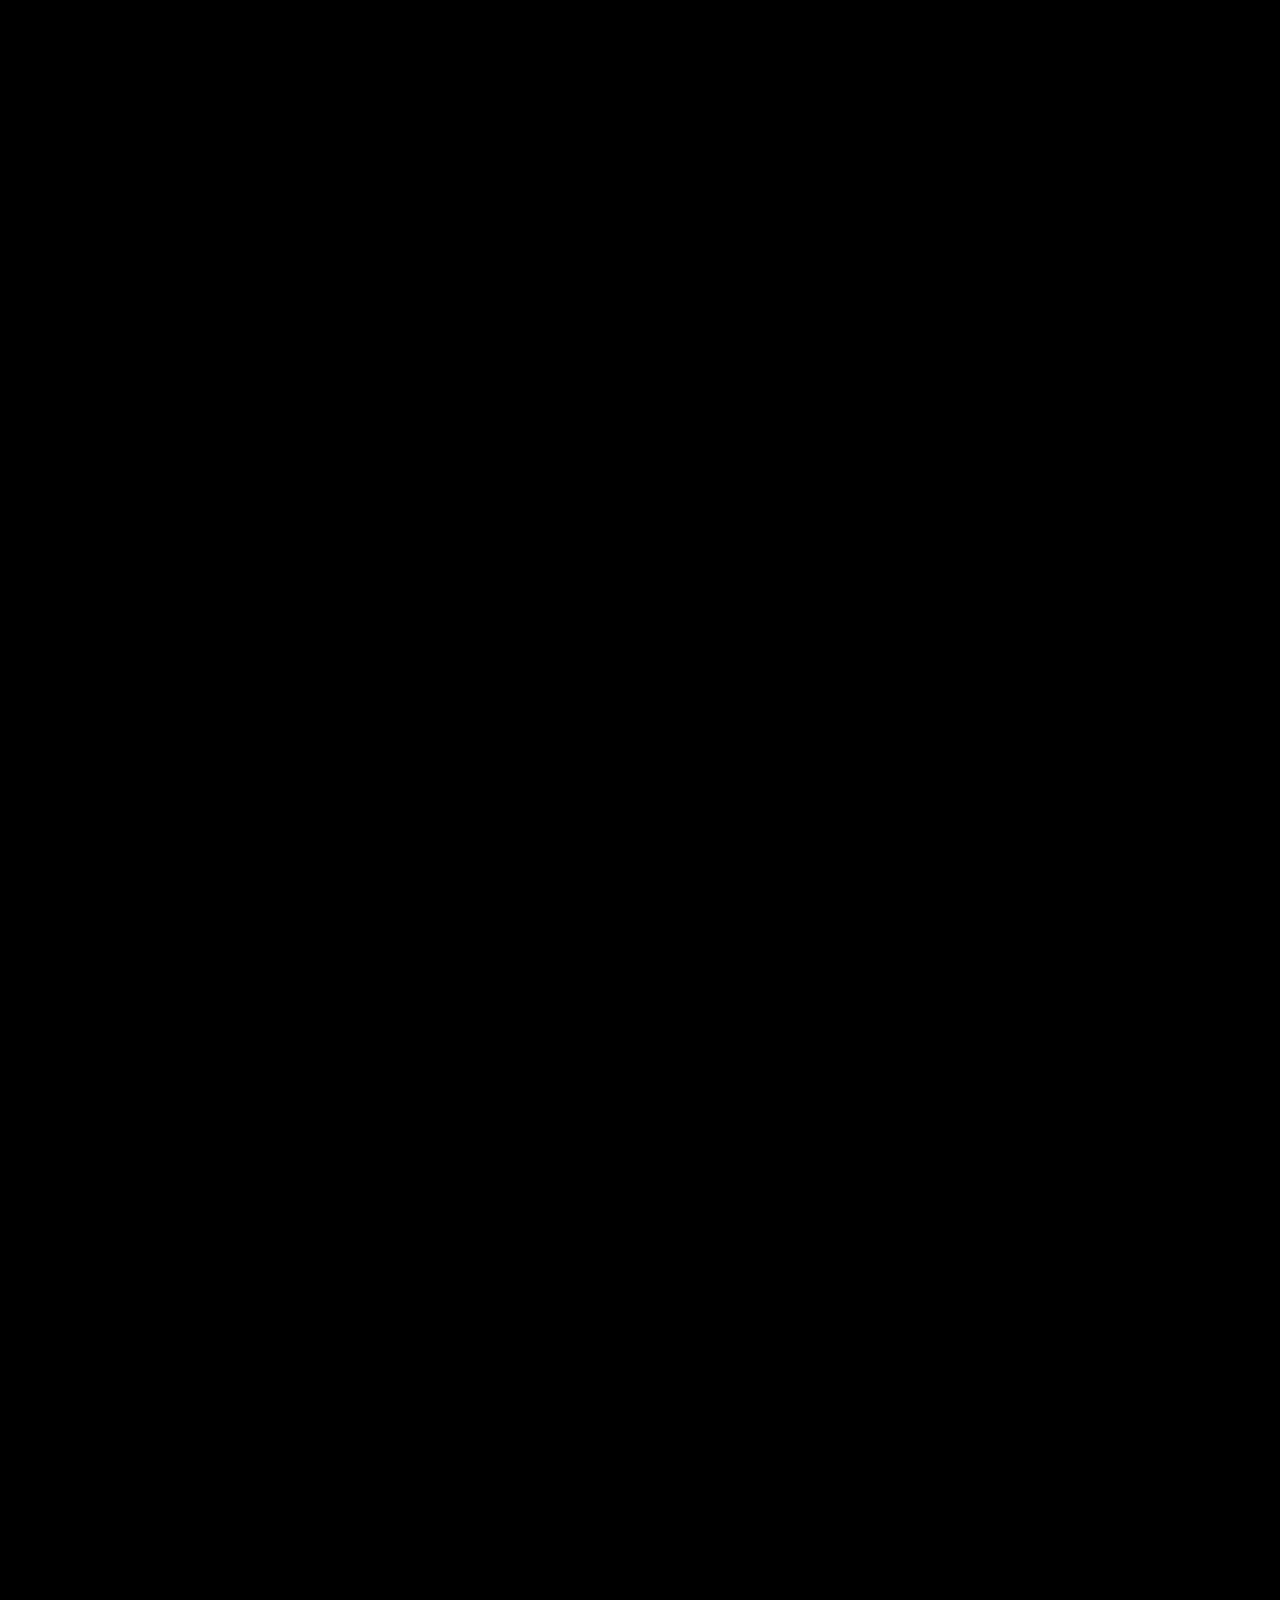
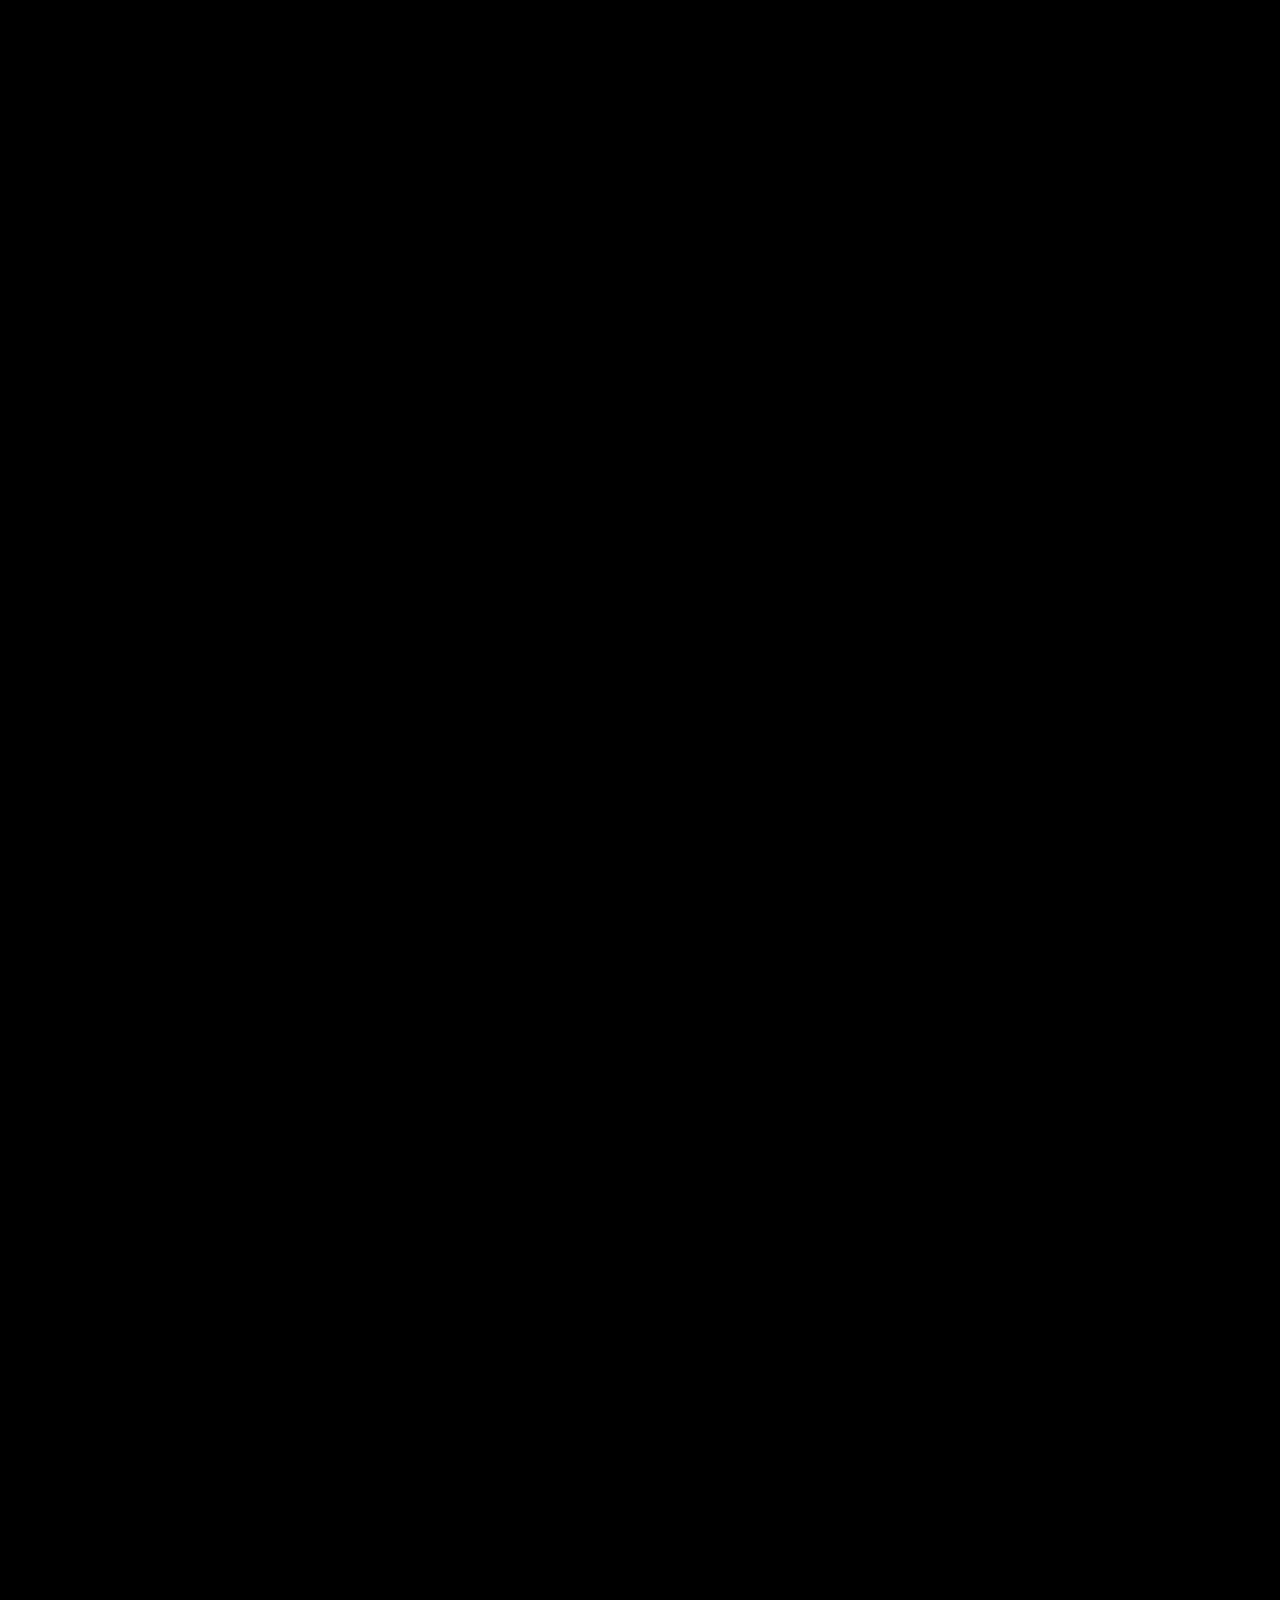
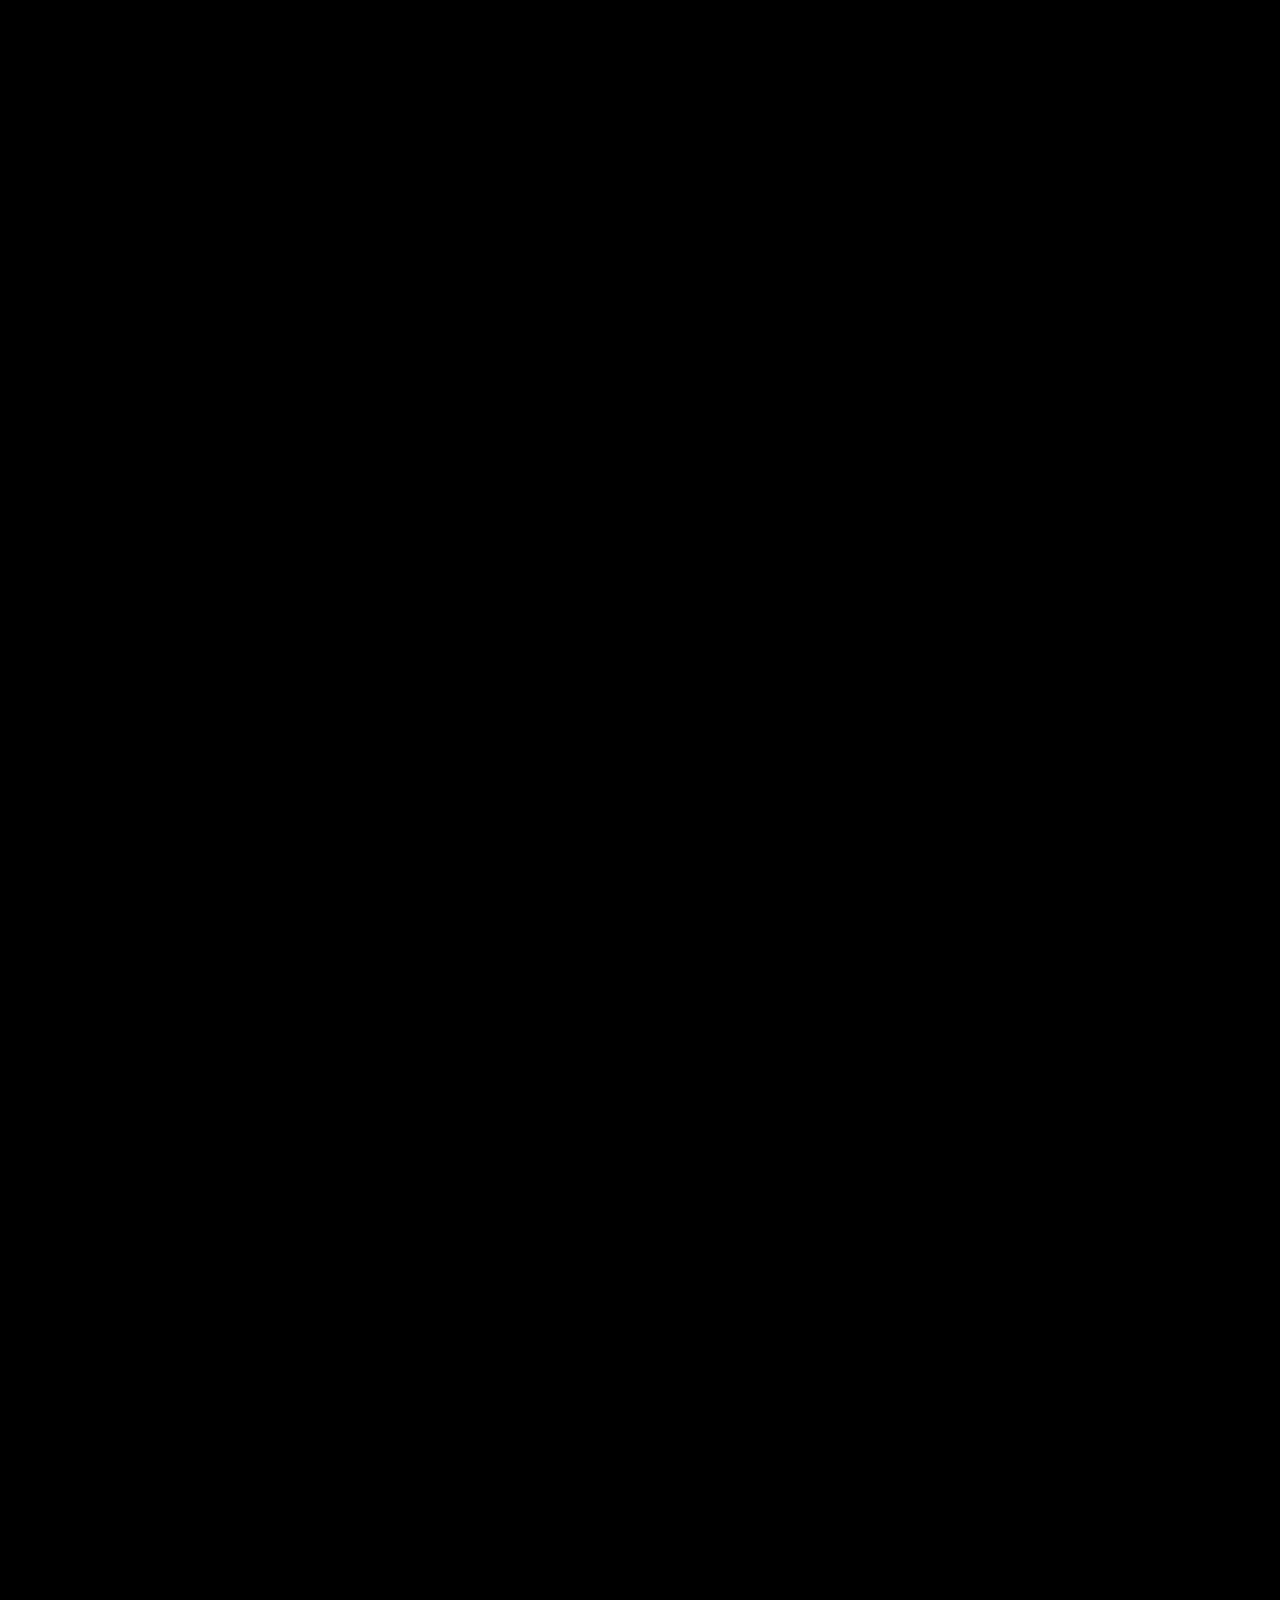
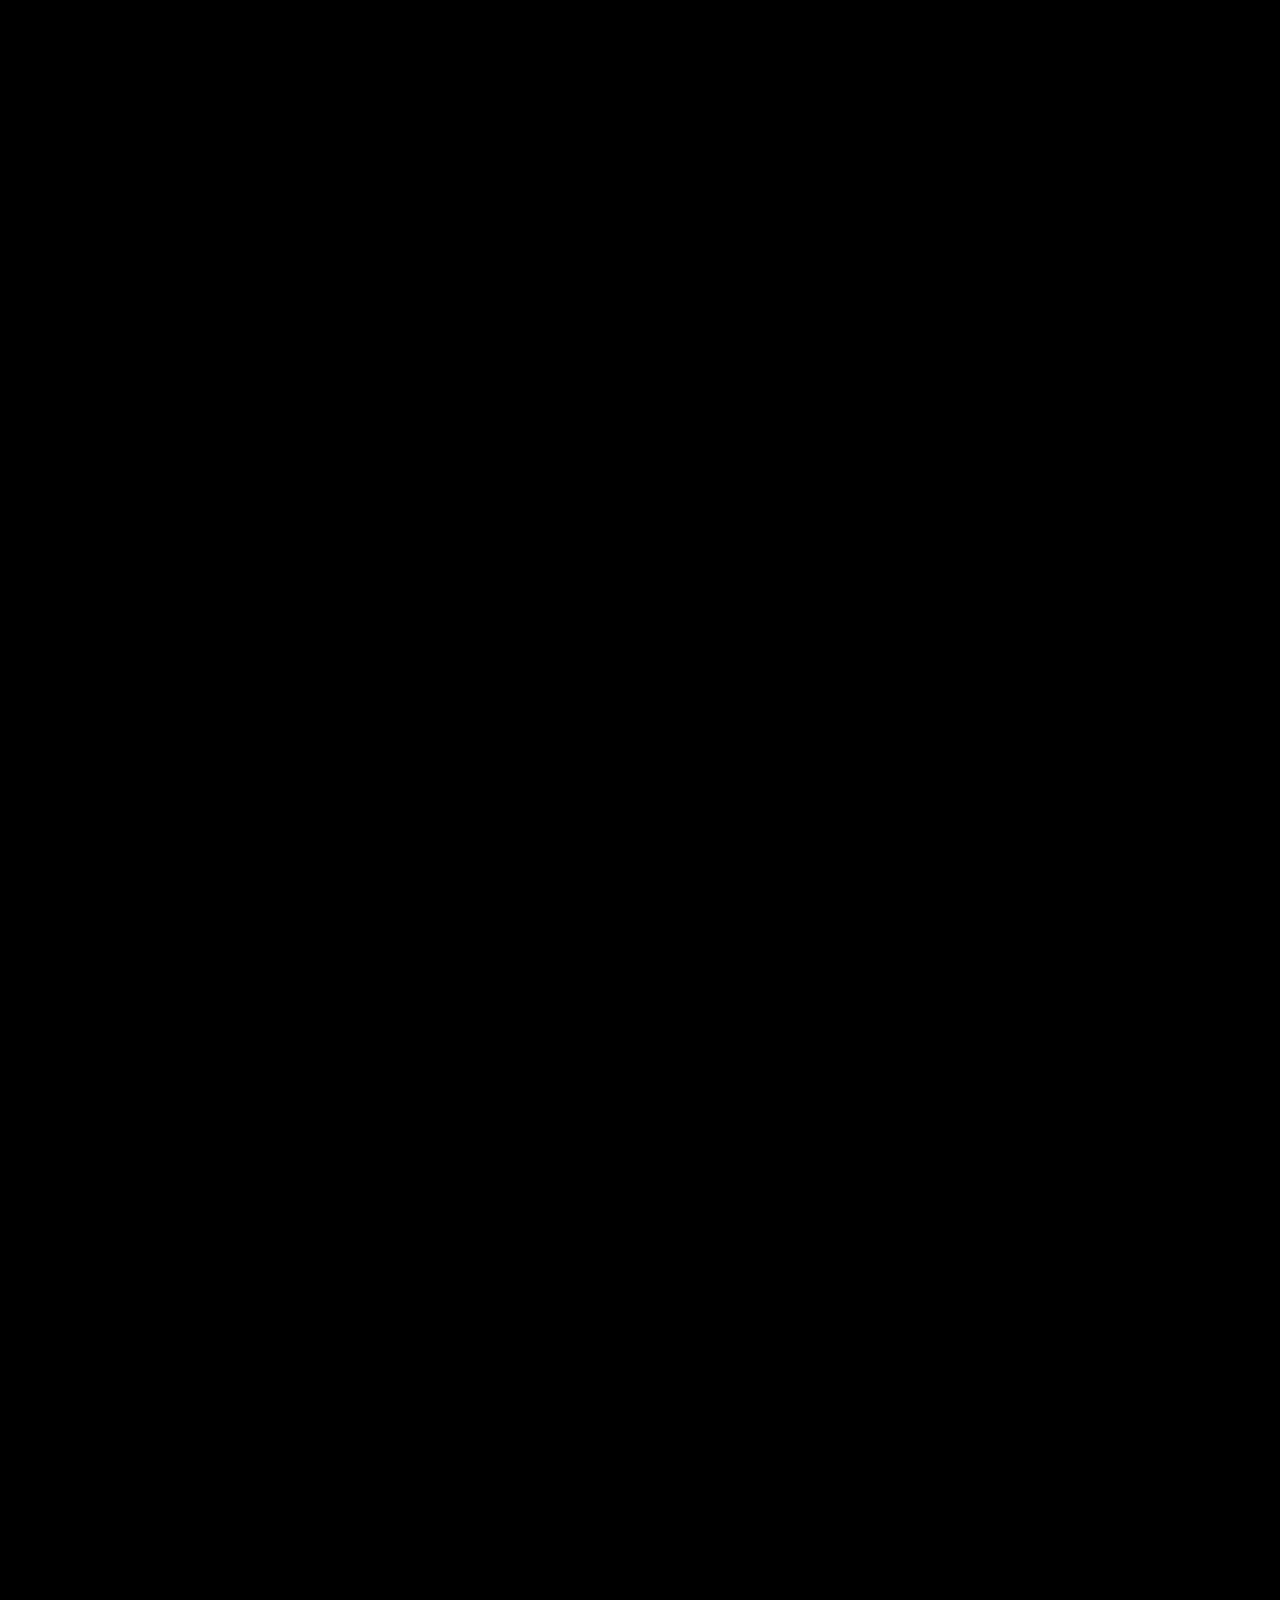
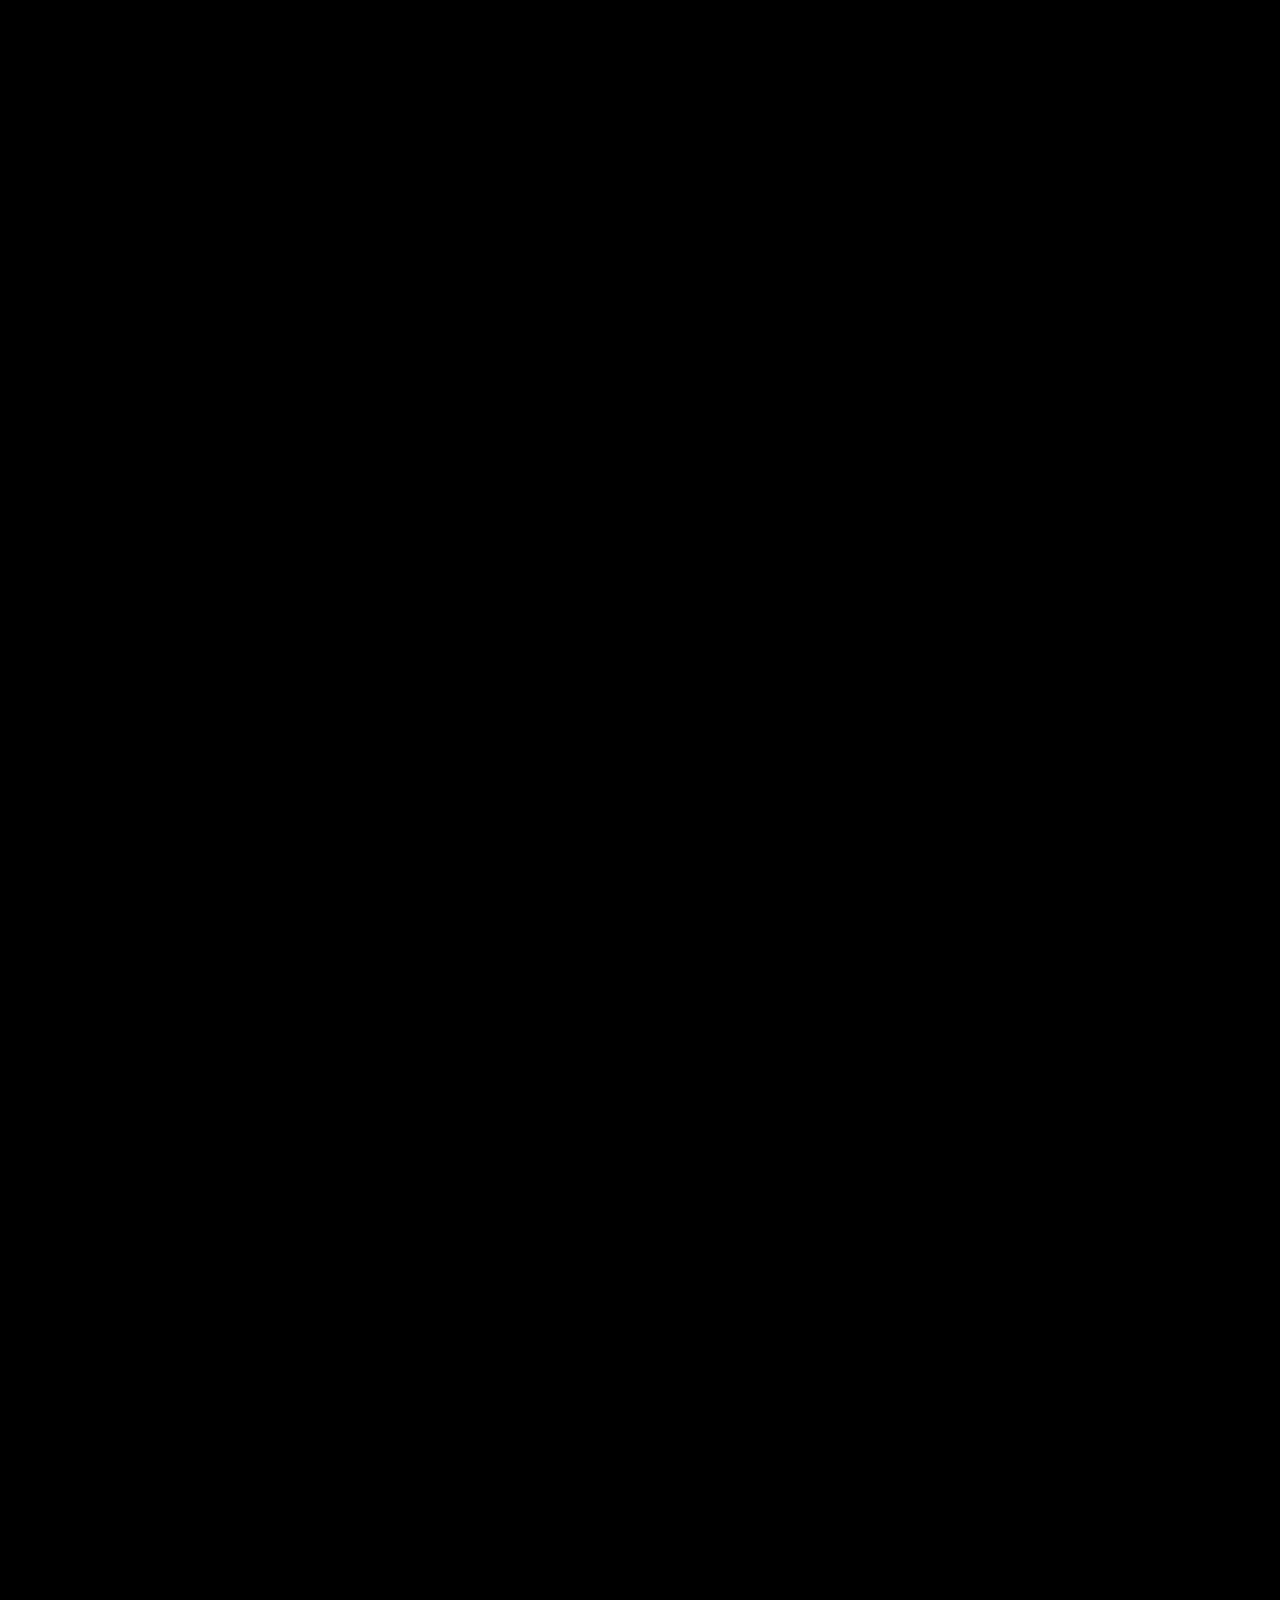
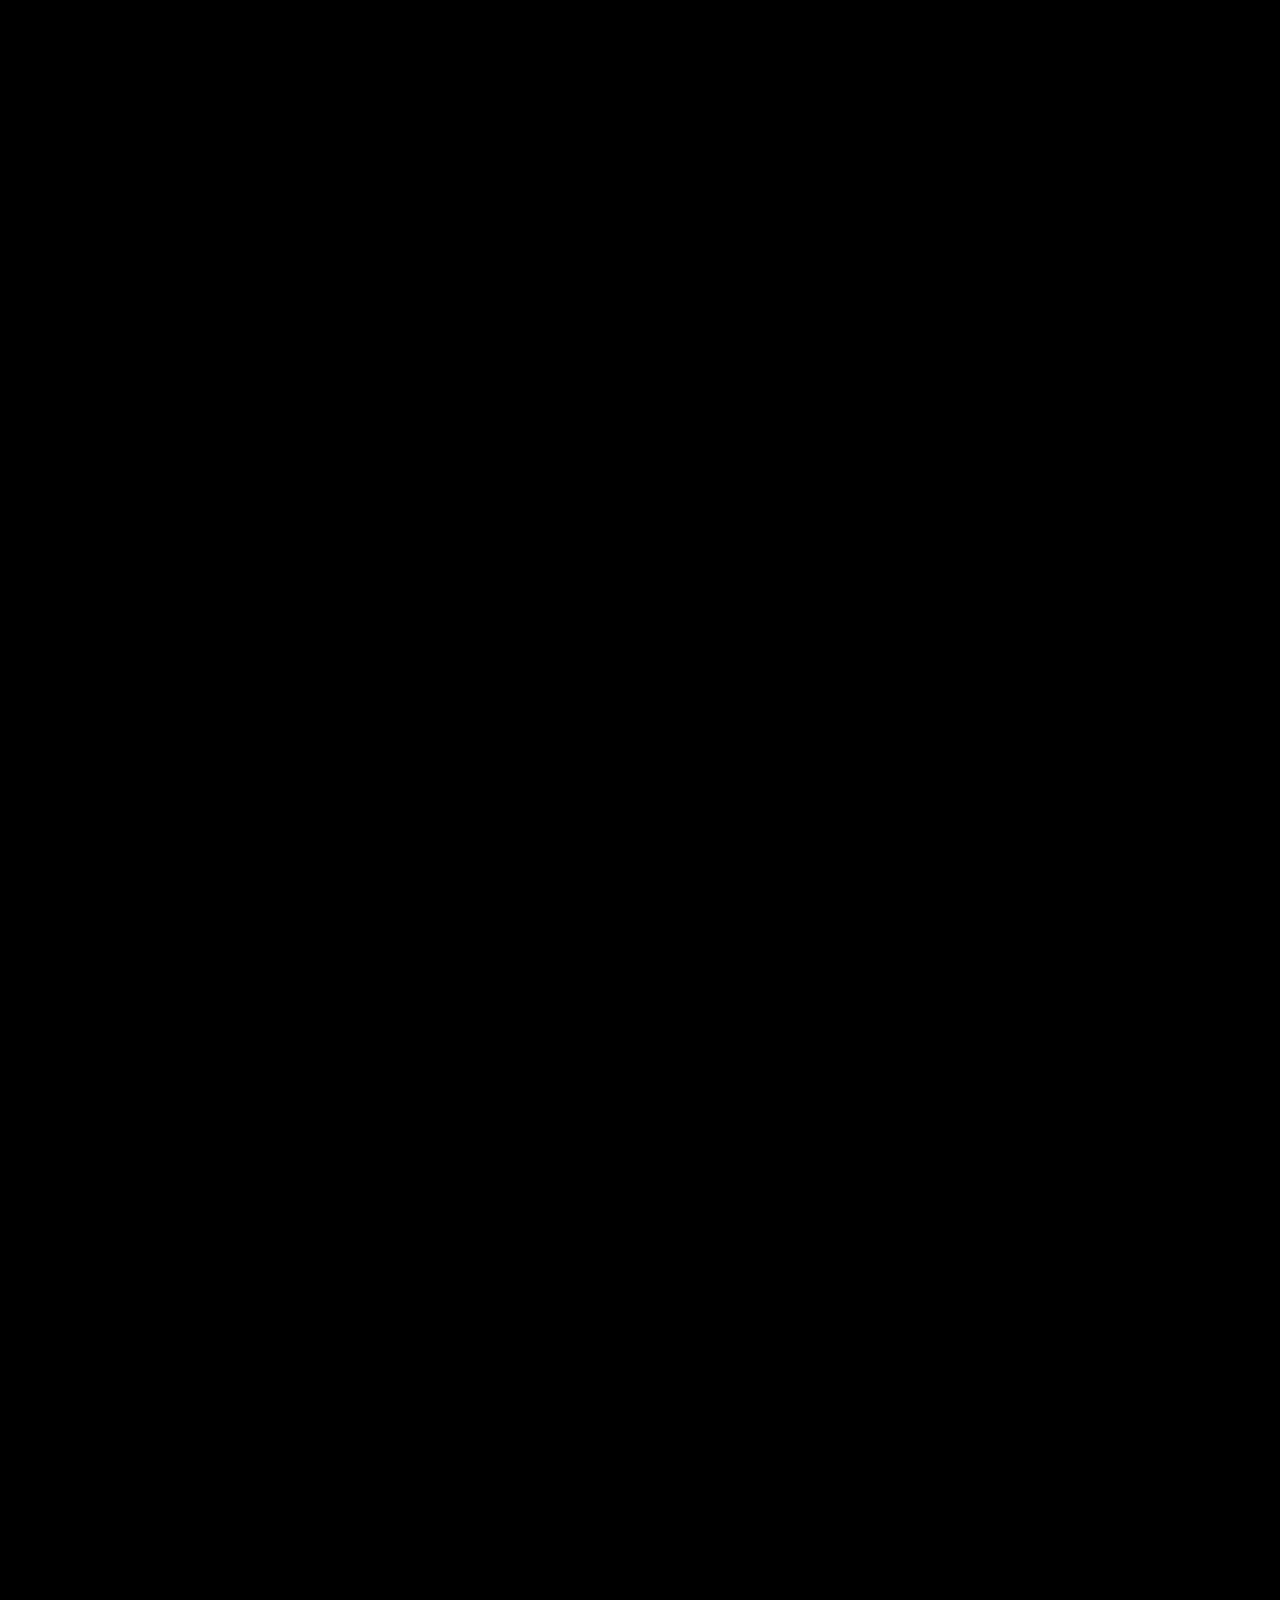
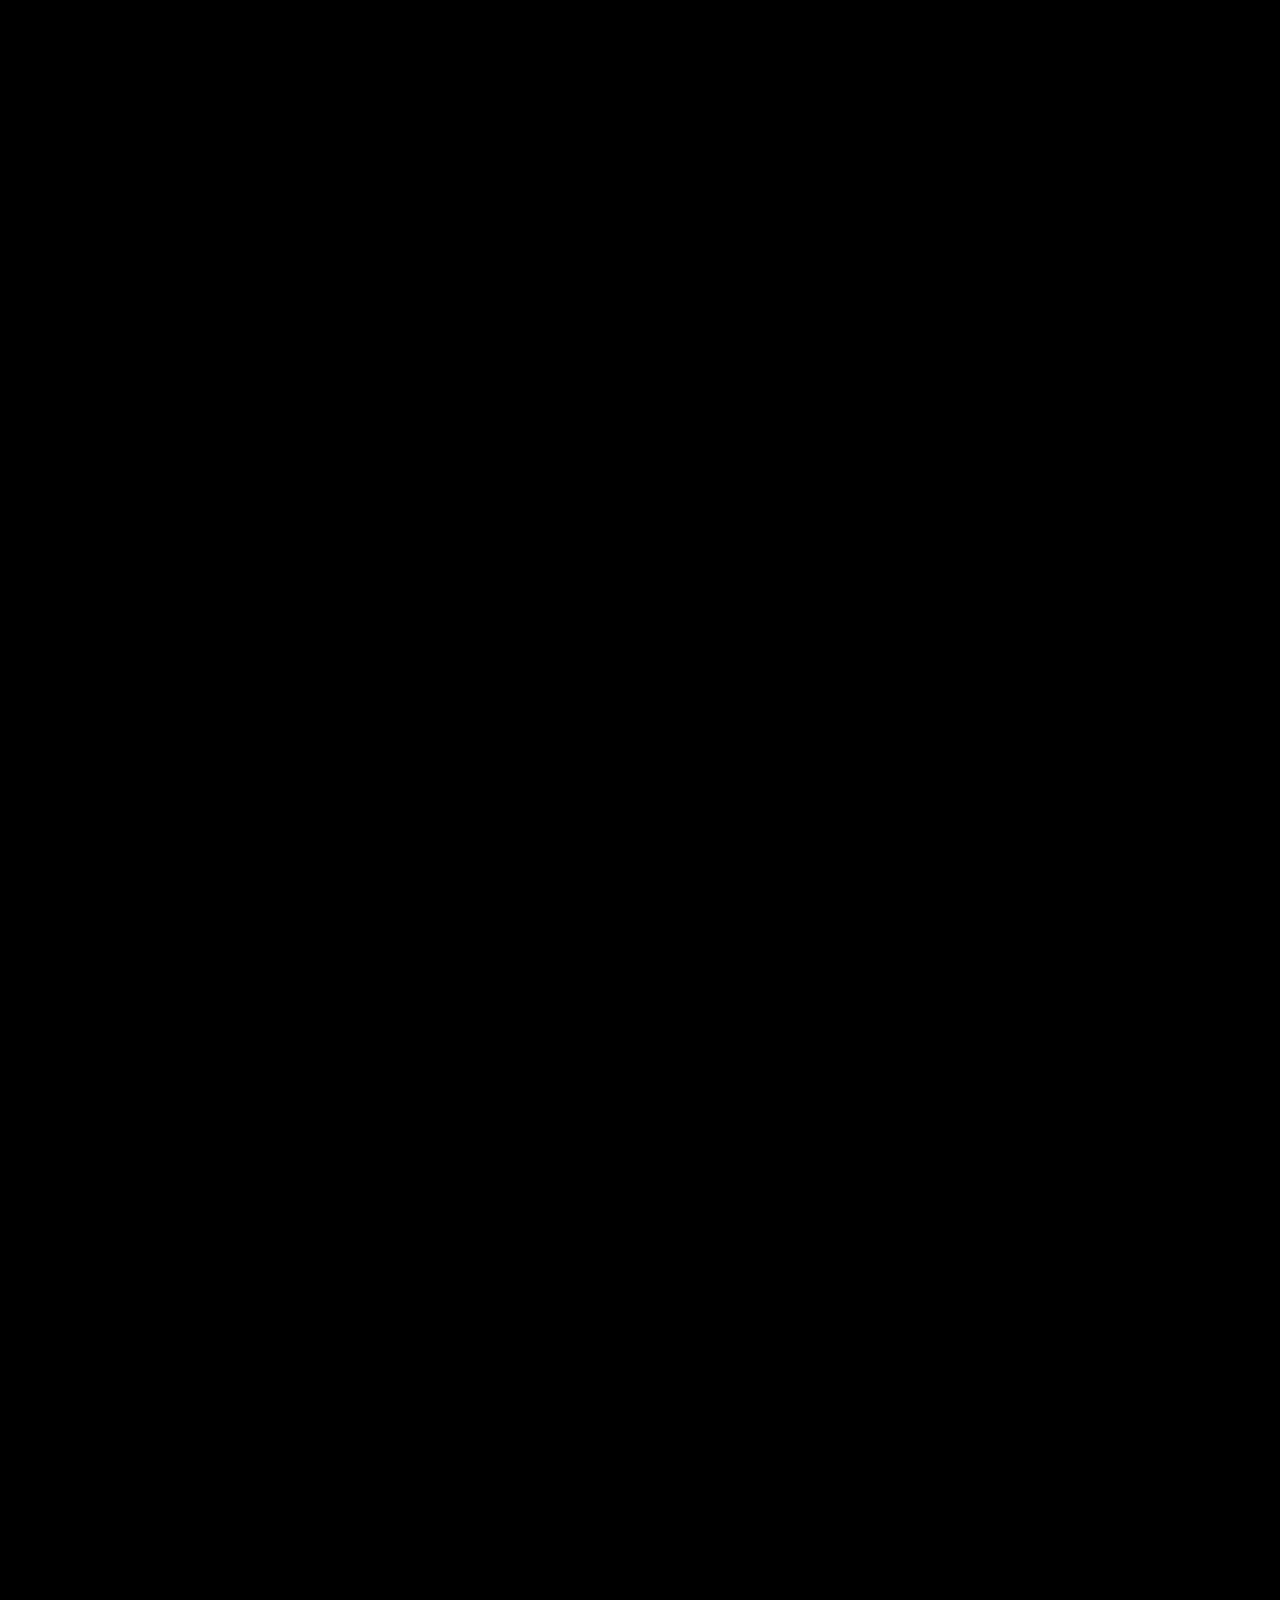
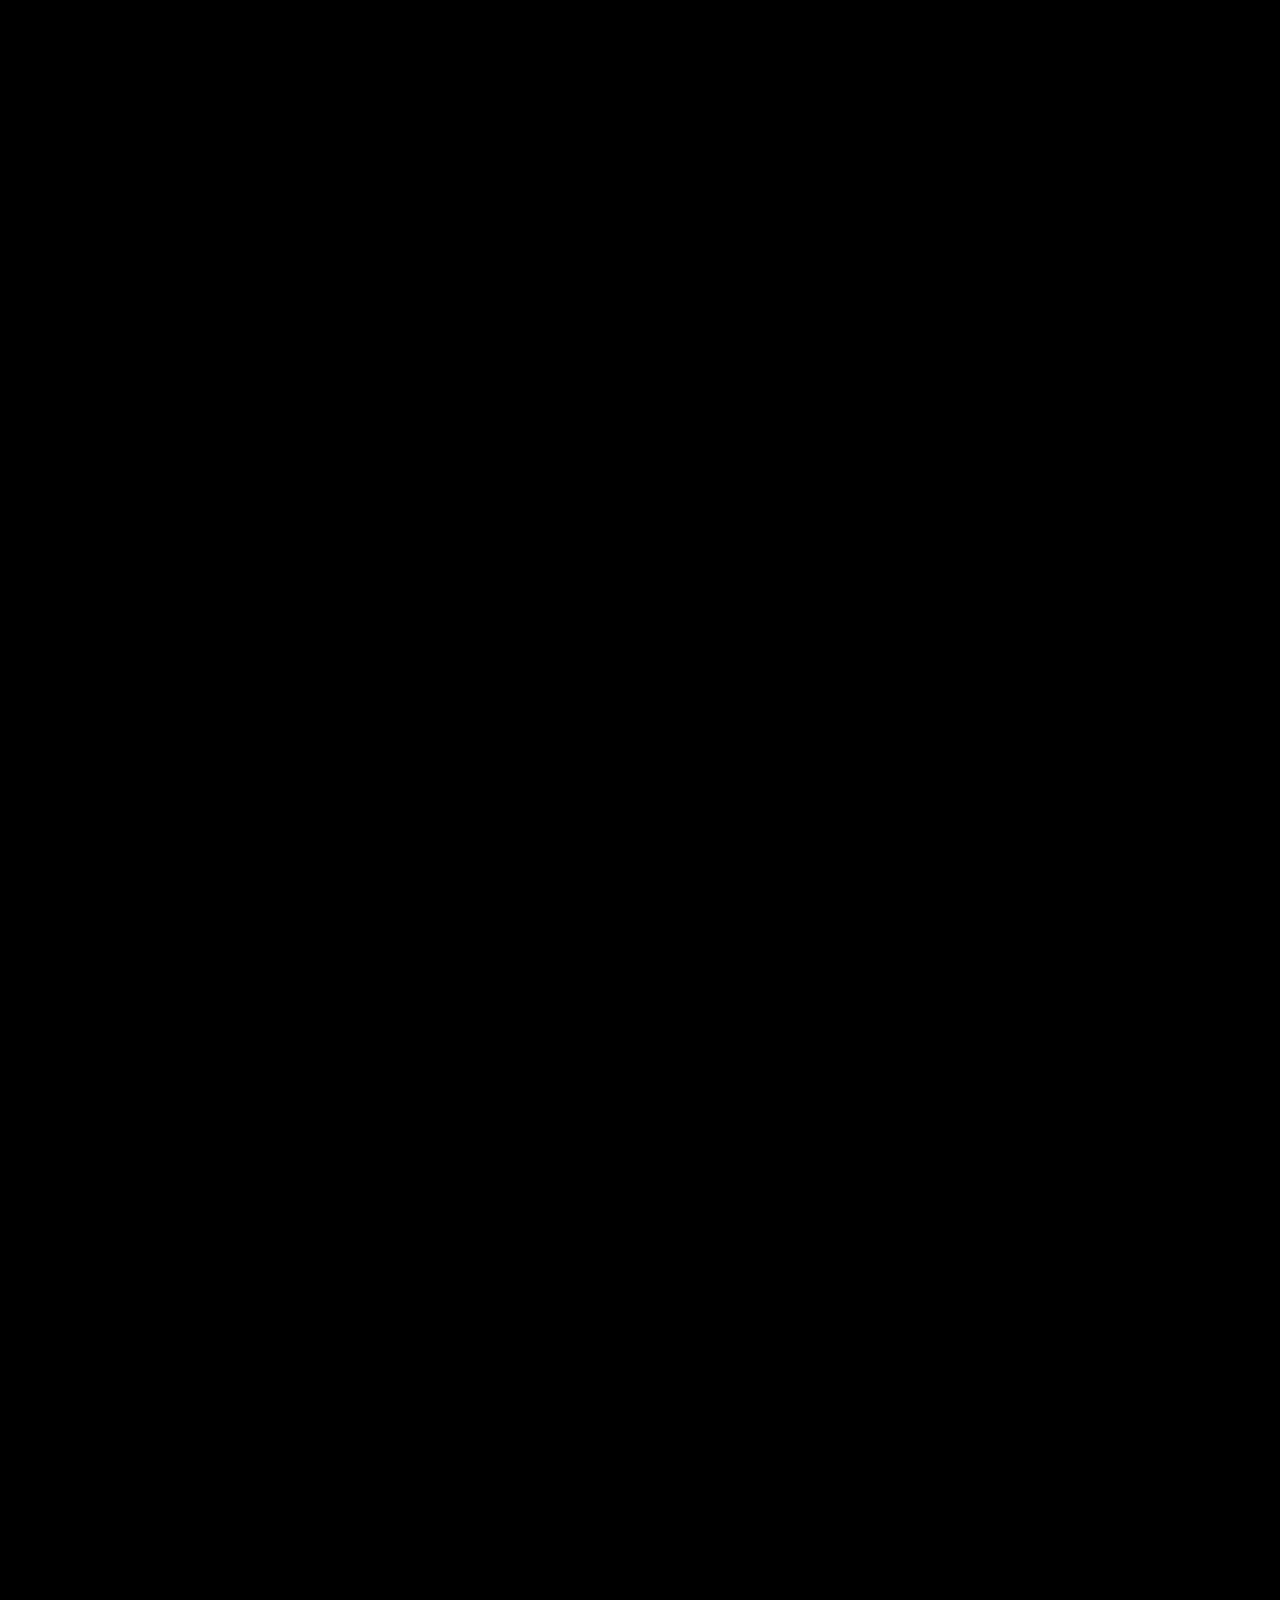
<file: tsherpa_m.html>
<!DOCTYPE html>
<html>
<head>
	<meta charset="UTF-8">
	<meta name="viewport" content="width=device-width, initial-scale=1.0,maximum-scale=1.0, minimum-scale=1.0, user-scalable=no" />
	<meta http-equiv="X-UA-Compatible" content="ie=edge,chrome=1">
	<meta http-equiv="Content-Type" content="text/html; charset=euc-kr">
	<meta name="format-detection" content="telephone=no">
	<title>천재 교과서 | T셀파</title>
	<link rel="preload" href="./css/fonts/NotoSansKR-Black.woff2" as="font" type="font/woff2" crossorigin>
	<link rel="preload" href="./css/fonts/NotoSansKR-Bold.woff2" as="font" type="font/woff2" crossorigin>
	<link rel="preload" href="./css/fonts/NotoSansKR-Light.woff2" as="font" type="font/woff2" crossorigin>
	<link rel="preload" href="./css/fonts/NotoSansKR-Regular.woff2" as="font" type="font/woff2" crossorigin>
	<link rel="preload" href="./css/fonts/NanumMyeongjo.woff" as="font" type="font/woff" crossorigin>
	<link rel="apple-touch-icon" href="./images/common/favicon.ico" />
	<link rel="icon" href="./images/common/favicon.ico" />
	<link rel="stylesheet" href="./css/common_m.css">
	<link rel="stylesheet" href="./css/tsherpa_m.css">
	<script src="./js/jquery-1.11.1.min.js"></script>
</head>
<body class="before-load">
	<div class="loading"><svg class="loading-circle"><circle cx="50%" cy="50%" r="25"></circle></svg></div>

	<!-- container -->
	<div class="container">
		<!-- header -->
		<header class="header hintro">
			<h1 class="logo"><a href="https://www.chunjaetext.co.kr/" target="_blank" alt="천재 교과서"></a></h1>
			<div class="right_link">
				<a href="javascript:void(0)" class="btn"></a>
			</div>			
		</header>

		<!-- popnav -->
		<nav class="sub_nav">
			<span class="closebtn"></span>
			<div class="nav_box">
				<div class="in">
					<div class="leftbox">
						<div class="linkbox">
							<span><em>교과서를 더 새롭게, 요즘 교과서</em></span><br/>
							<a href="index_m.html"><em>천재 교과서</em></a>							
						</div>
						<div class="linkbox">
							<span><em>무료 교수학습지원</em></span><br/>
							<a href="tsherpa_m.html"><em>T셀파</em></a>
						</div>
						<div class="linkbox">
							<span><em>개인 맞춤형 스마트 학습</em></span><br/>
							<a href="milkt_m.html"><em>밀크T</em></a>
						</div>						
					</div>
					<div class="rightbox">
						<a href="https://m.mall.chunjaetext.co.kr/" target="_blank"><em>교과서 구매</em></a>
						<a href="http://www.tsherpa.co.kr/" target="_blank"><em>T셀파 바로가기</em></a>
						<a href="http://www.milkt.co.kr/" target="_blank"><em>밀크T 바로가기</em></a>					
					</div>
				</div>
			</div>
		</nav>

		<!-- intro -->
		<div class="intro">
			<span class="wh top"></span>
			<span class="wh right"></span>
			<span class="wh left"></span>
			<span class="wh bottom"></span>
			<div class="circle"><object type="image/svg+xml" data="./images/tsherpa/circle_tselfa_svg.svg" class="circle_txt"></object></div>
			<div class="text">
				<p><em>더 재미있게,</em></p>
				<p><em>더 편하게.</em></p>
			</div>
			<div class="scroll"><p alt="SCROLL"></p><span></span></div>
		</div>

		<!-- contents -->
		<section class="scroll-section" id="scroll-section-0">
			<div class="movie_wrap">
				<video class="video1" muted="muted" title="" webkit-playsinline="" playsinline="" >
					<source src="./images/tsherpa/mob/movie_2_intro.mp4" type="video/mp4" >
				</video>
				<!--<div class="endimg"><img src="./images/tsherpa/mob/movie_2_intro_end_blank.png" /></div>-->
				<span class="dim"></span>
			</div>
			<div class="sticky-elem">
				<div class="bigTxtbox">
					<h2><em>오직 선생님만을 위한</em></h2>
					<h2><em>든든한 친구, T셀파</em></h2>
					<p><em>수업을 더 재미있게, 수업을 더 편하게</em></p>
					<p><em>오직 천재 교과서에서만 가능한 교수지원 서비스,</em></p>
					<p><em>모든 교과수업준비는 T셀파 하나로 완벽해집니다.</em></p>
				</div>
			</div>
		</section>

		<section class="scroll-section" id="scroll-section-1">
			<div class="sticky-elem sec1_st1 bigTitle">
				<h2>
					<svg class="weAre" data-name="we are" xmlns="http://www.w3.org/2000/svg" viewBox="0 0 746 142">
						<path d="M119.7,142.28,106.49,85.84q-7.41-31.43-12.41-61h-.4q-5,29.63-12.41,61.05L68.06,142.28H29.82L0-.23H28.82L39,51.61Q45.43,84,49.44,113.26h.4q5.4-30.23,13-61.65L75.26-.23h37.23L124.9,51.61q7.6,31.42,13,61.65h.4q4-29.22,10.41-61.65L158.93-.23h28.82L157.93,142.28Z"/>
						<path d="M233.39,25V57.21h64.45v25H233.39v34.83h70.86v25.22H204V-.23h98.48V25Z"/>
						<path d="M402.92,107.45l-11.21,34.83H360.89L410.33-.23H450L499.4,142.28H468.58l-11-34.83Zm43.64-34.62q-9.81-31.23-16.21-55.65H430q-7.41,28-16,55.65l-3,9.4h38.63Z"/>
						<path d="M604.09,10.18Q616.9,20.59,616.9,40q0,13-7,22.22a35.18,35.18,0,0,1-19,12.61v.4a26.22,26.22,0,0,1,12,8.5q4.4,5.72,9.41,19.12l14.21,39.43h-32l-11.41-33.82q-4-11.61-9.31-16.12t-15.71-4.5H541.84v54.44H512.41V-.23h52.45Q591.28-.23,604.09,10.18ZM541.84,64.42h20.82q24.62,0,24.61-21,0-19.81-26.22-19.81H541.84Z"/>
						<path d="M675.14,25V57.21H739.6v25H675.14v34.83H746v25.22H645.72V-.23H744.2V25Z"/>
					</svg>
				</h2>
			</div>
			<div class="sticky-elem sec1_st3">
				<div class="inner first">
					<div class="toptxt">
						대한민국 교과서 1등 발행사, <br/>
						선생님을 가장 잘 아는 천재 교과서.<br/>
						천재 교과서가 만들면 교수지원도 다릅니다.<br/>
						<strong>선생님을 위한 모든 것, T셀파</strong>
					</div>
					<div class="righttop" alt="WHY"></div>
				</div>
				<div class="inner sec">						
					<div class="bigTxtbox">
						<h2><em>선생님들이</em></h2>
						<h2><em>원하는 모든 것을</em></h2>
						<h2><em>담은, T셀파</em></h2>
						<p><em>초중고 교과서 점유율 1위, 천재 교과서가</em></p>
						<p><em>만든 T셀파는 선생님이 교육 현장에서</em></p>
						<p><em>무엇이 가장 필요한지 그 목소리를</em></p>
						<p><em>직접 청취하고 반영하여, 선생님을 위한</em></p>
						<p><em>교육의 모든 것을 완성합니다.</em></p>
						<div class="topico"><span></span></div>
					</div>
					<div class="bigTxtbox">
						<h2><em>선생님 중심의</em></h2>
						<h2><em>교육 콘텐츠를 전달하는,</em></h2>
						<h2><em>T셀파</em></h2>
						<p><em>수업 준비시간은 줄이고 학업 성취도는</em></p>
						<p><em>높이는 효율적인 교육 콘텐츠를 위해</em></p>
						<p><em>도입부터 학습평가까지 최신 교과 자료에 기반,</em></p>
						<p><em>원스톱 형태의 차시형 교수학습 콘텐츠로</em></p>
						<p><em>선생님이 원하는 수업을 실현할 수 있습니다. </em></p>
						<div class="topico"><span></span></div>
					</div>
					<div class="bigTxtbox">
						<h2><em>선생님만의 특별한</em></h2>
						<h2><em>수업을 만드는</em></h2>
						<h2><em>맞춤형 수업, T셀파</em></h2>
						<p><em>나만의 수업을 만들고 싶은 선생님들의</em></p>
						<p><em>생각을 고려하여, 수업 자료와 시험지를 만들 수</em></p>
						<p><em>있는 스마트 티칭 기능으로 선생님들이</em></p>
						<p><em>난이도와 범위를 조절해 자신의 학급 상황에 맞는</em></p>
						<p><em>수업을 준비하고 가르칠 수 있습니다.</em></p>
						<div class="topico"><span></span></div>
					</div>
					<div class="bigTxtbox">
						<h2><em>선생님이 원하는</em></h2>
						<h2><em>양질의 수업자료가 있는</em></h2>
						<h2><em>T셀파</em></h2>
						<p><em>T셀파엔 교과서 1등 발행사 천재 교과서가</em></p>
						<p><em>발행한 1천800권이 넘는 교과서와</em></p>
						<p><em>지도서 빅데이터가 있습니다. </em></p>
						<p><em>초중고 교과서 전문 기업으로서, 선생님들을 위한</em></p>
						<p><em>신뢰도 높은 교육 콘텐츠를 제작합니다.</em></p>
						<div class="topico"><span></span></div>
					</div>
				</div>
			</div>
		</section>

		<div class="sec2all">
			<section class="scroll-section" id="scroll-section-2">
				<div class="sticky-elem sec2_st1">
					<div class="title">
						<h2><span></span></h2>
						<p><em>수업 전, 반드시 체크하세요!</em></p>
						<p><em>선생님을 위한 T셀파 200% 활용가이드</em></p>
					</div>
				</div>
			</section>
			<section class="scroll-section" id="scroll-section-3">
				<div class="sticky-elem sec3_st1">
					<div class="txtbox">
						<h3>수업이 다채로워지는<br/>특별한 수업자료</h3>
						<p>교과서는 물론 수업 지도안과 이미지, <br/>애니메이션, 동영상 등 다양한 교과 <br/>연계형 멀티 자료를 탑재</p>
					</div>
					<div class="guidebox">						
						<div class="infobox">
							<div class="img"><img src="./images/tsherpa/mob/sec2_st2_guide_img1.jpg" /></div>
							<div class="txt"><object type="image/svg+xml" data="./images/tsherpa/mob/sec2_st2_guide_txt1.svg">수업계획서</object></div>	
						</div>
						<div class="infobox">
							<div class="img"><img src="./images/tsherpa/mob/sec2_st2_guide_img2.jpg" /></div>
							<div class="txt"><object type="image/svg+xml" data="./images/tsherpa/mob/sec2_st2_guide_txt2.svg">수업가이드 ppt</object></div>	
						</div>
						<div class="infobox">
							<div class="img"><img src="./images/tsherpa/mob/sec2_st2_guide_img3_1.jpg" /></div>
							<div class="img"><img src="./images/tsherpa/mob/sec2_st2_guide_img3_2.jpg" /></div>
							<div class="txt"><object type="image/svg+xml" data="./images/tsherpa/mob/sec2_st2_guide_txt3.svg">활동지</object></div>	
						</div>
						<div class="infobox">
							<div class="txt"><object type="image/svg+xml" data="./images/tsherpa/mob/sec2_st2_guide_txt4.svg">활동자료 영상</object></div>	
						</div>
						<div class="infobox">
							<div class="txt"><object type="image/svg+xml" data="./images/tsherpa/mob/sec2_st2_guide_txt5.svg">AR VR 특별관</object></div>	
						</div>
						<div class="infobox">
							<div class="txt"><object type="image/svg+xml" data="./images/tsherpa/mob/sec2_st2_guide_txt6.svg">3D 체험관</object></div>	
						</div>
					</div>
					<div class="padarea">
						<div class="padbox">
							<div class="incon on"><img src="./images/tsherpa/mob/sec2_st2_padbox_incon1.png" /></div>
							<!--<div class="incon"><img src="./images/tsherpa/mob/sec2_st2_padbox_incon4.png" /></div>
							<div class="incon"><img src="./images/tsherpa/mob/sec2_st2_padbox_incon5.png" /></div>
							<div class="incon"><img src="./images/tsherpa/mob/sec2_st2_padbox_incon6.png" /></div>-->
							<div class="incon">
								<video class="sec2_st2_video4" muted="muted" title="" loop="loop" webkit-playsinline="" playsinline="" poster="./images/tsherpa/sec2_st2_padbox_incon4_poster.jpg" >
									<source src="./images/tsherpa/sec2_st2_padbox_incon4.mp4" type="video/mp4" >
								</video>
							</div>
							<div class="incon">
								<video class="sec2_st2_video5" muted="muted" title="" loop="loop" webkit-playsinline="" playsinline="" poster="./images/tsherpa/sec2_st2_padbox_incon5_1_poster.jpg" >
									<source src="./images/tsherpa/sec2_st2_padbox_incon5.mp4" type="video/mp4" >
								</video>
							</div>
							<div class="incon">
								<video class="sec2_st2_video6" muted="muted" title="" loop="loop" webkit-playsinline="" playsinline="" poster="./images/tsherpa/sec2_st2_padbox_incon6_poster.jpg" >
									<source src="./images/tsherpa/sec2_st2_padbox_incon6.mp4" type="video/mp4" >
								</video>
							</div>
							<div class="pad"><img src="./images/tsherpa/mob/sec2_st2_padbox_pad.png" /></div>
						</div>
					</div>
				</div>
			</section>
			<section class="scroll-section" id="scroll-section-4">
				<div>
					<div class="sticky-elem sec4_st1 left">						
						<div class="inner">					
							<div class="txtbox">
								<h3>평가자료도 <br/>T셀파 하나로 끝!</h3>
								<p>최신 경향에 맞춘 새로운 문제 유형과 <br/>문제 난이도별 최신 문항을 수록,<br/>수행평가, 중간/기말 평가, 서술 평가 등<br/> 학기 중 필요한 15만 문항에 이르는 <br/>평가 자료 제공</p>
							</div>
						</div>
						<div class="padarea">
							<div class="padbox">
								<img src="./images/tsherpa/sec2_st3_padbox_pad.png" />
							</div>
						</div>
					</div>
					<div class="sticky-elem sec4_st2">
						<div class="inner">					
							<div class="txtbox">
								<h3>교사 커뮤니티 공유 <br/>플랫폼, 쌤 나눔 자료</h3>
								<p>현장 선생님들이 실제 수업에 <br/>활용하시는 콘텐츠를 공유하고 <br/>운영하는 공간으로, <br/>수업 노하우를 공유하고, <br/>다양한 정보 습득 가능</p>
							</div>
						</div>
						<div class="padarea">
							<div class="padbox">
								<img src="./images/tsherpa/sec2_st4_padbox_pad.png" />
							</div>
						</div>						
					</div>
					<div class="sticky-elem sec4_st3 left">
						<div class="inner">					
							<div class="txtbox">
								<h3>수업에 필요한 자료를 <br/>한번에! 티칭보드</h3>
								<p>원하는 T셀파 수업 자료를 골라<br/> 한 화면 안에서 하나의 수업 안으로 <br/>편집 설계! e학습터 등을 통해 <br/>학생들에게 배포, 온라인 수업 시 <br/>활용 가능!</p>
							</div>
						</div>
						<div class="padarea">
							<div class="padbox">
								<img src="./images/tsherpa/sec2_st5_padbox_pad.png" />
							</div>
						</div>						
					</div>
					<div class="sticky-elem sec4_st4">
						<div class="inner">					
							<div class="txtbox">
								<h3>차시별 유형 시험지, <br/>출제 마법사</h3>
								<p>학생들이 각 차시의 개념을 <br/>완벽하게 이해할 수 있는 <br/>문제풀이 반복 학습 콘텐츠!<br/> 반 아이들이 실제 문제에 <br/>적응하는 훈련가능</p>
							</div>
						</div>
						<div class="padarea">
							<div class="padbox">
								<img src="./images/tsherpa/sec2_st6_padbox_pad.png" />
							</div>
						</div>						
					</div>
				</div>
			</section>
		</div>

		<section class="scroll-section" id="scroll-section-5">
			<div class="sticky-elem sec5_st1 bigTitle">
				<h2><object type="image/svg+xml" data="./images/common/way.svg">WAY</object></h2>
			</div>
			<div class="sticky-elem sec5_st2">
				<div class="inner on">
					<div class="toptxt">
						흉내 낼 수 는 있지만, 넘어설 수는 없습니다.<br/>
						T셀파는 수십년에 걸친 천재 교과서의 <br/>
						데이터와 노하우를 기반으로 제작합니다.<br/>
						<strong>선생님을 위한 모든 것, T셀파</strong>
					</div>
					<div class="righttop" alt="WAY"></div>
				</div>
			</div>
			<div class="sticky-elem sec5_st3">
				<div class="txtbox">
					<h3>초등학교 교사 <strong>10명중 9명*</strong>은<br/> T셀파로 수업준비를 합니다.</h3>
					<p>*T셀파 1주일에 1회이상 접속한 초등학교 교사 회원기준</p>
				</div>
				<div class="inner">						
					<div class="bigTxtbox">
						<h2><em>교과서 <strong>점유율 1위</strong></em></h2>
						<h2><em>기업의 노하우</em></h2>
						<p><em>교과 분야 최고 전문가와 현직 교사가</em></p>
						<p><em>기획 단계부터 참여하는 콘텐츠 제작 시스템 </em></p>
					</div>
					<div class="bigTxtbox">
						<h2><em>현장 자문과</em></h2>
						<h2><em><strong>의견 청취</strong></em></h2>
						<p><em>수업 현장 목소리를 반영하여</em></p>
						<p><em>교습에 필요한 전반적인 활동 지원</em></p>
					</div>
					<div class="bigTxtbox">
						<h2><em><strong>손 쉬운</strong> 콘텐츠</em></h2>
						<h2><em>접근력</em></h2>
						<p><em>선생님이 지금 꼭 필요한 콘텐츠를</em></p>
						<p><em>빠르고 쉽게 찾을 수 있도록 시스템 구축</em></p>
					</div>
					<div class="bigTxtbox">
						<h2><em><strong>빅데이터</strong> 기반의</em></h2>
						<h2><em>다양한 콘텐츠</em></h2>
						<p><em>자사 발행 초중고 참고 교재</em></p>
						<p><em>무료 다운로드 및 이미지, 동영상 기반의</em></p>
						<p><em>교과 연계형 보충자료 탑재</em></p>
					</div>
				</div>
			</div>
			<div class="sticky-elem sec5_st4">
				<div class="inner">
					<div class="centxt ct1">
						<h3><em>수업 전 T셀파</em></h3>
						<h3><em>하는 습관!</em></h3>
					</div>
					<div class="centxt ct2">
						<h3><em><img src="./images/tsherpa/sec3_st4_centxt_logo.png" /></em></h3>
					</div>
					<span><svg class="circle" xmlns="http://www.w3.org/2000/svg" width="790" height="328" viewBox="0 0 790 328" fill="none" x="0px" y="0px" xml:space="preserve"><path style="fill:none;stroke:#fff;" d="M395,1C612.25,1,789,74.12,789,164S612.25,327,395,327,1,253.88,1,164,177.75,1,395,1m0-1C176.85,0,0,73.43,0,164S176.85,328,395,328s395-73.43,395-164S613.15,0,395,0Z" /></svg></span>
				</div>
			</div>
		</section>

		<section class="scroll-section" id="scroll-section-6">			
			<div>
				<span class="bgimg"></span>
				<div class="sticky-elem sec6_st1 bigTitle">
					<h2><object type="image/svg+xml" data="./images/common/why.svg">WHY</object></h2>
				</div>
				<div class="sticky-elem sec6_st2">
					<div class="inner on">
						<div class="toptxt">
							왜 선생님들에겐 T셀파 여야 할까요? <br/>선생님 입장에서 생각하고 준비하기 때문입니다.<br/>
							<strong>선생님을 위한 모든 것, T셀파</strong>
						</div>
						<div class="righttop" alt="WHY"></div>
					</div>
				</div>
				<div class="sticky-elem sec6_st3">
					<div class="inner">
						<div class="txtbox">
							<p>수업 준비하다, 막막할 때 저는 늘 <br/>T셀파를 찾는 것 같아요. <br/>요즘 아이들은 어떤 걸 가지고 어떻게 <br/>가르치냐에 따라, 수업 성취가 확 <br/>달라지거든요. 그런데 T셀파 자료를 <br/>사용하면 아이들이 꽤 잘 이해하고 <br/>재미있어 해서 도움을 정말 많이 <br/>받고 있어요. <br/><span>- 경기지역 교사, 강O경</span></p>
						</div>
						<div class="txtbox">
							<p>스마트 수업을 해야 한다, 플립 <br/>러닝을 해야 한다, 쏟아지는 <br/>요구에 막막한 요즘 선생님입니다. <br/>넘쳐나는 자료에서 뭘 골라 수업을 <br/>해야 할지 모를 때가 많은데 T셀파가 <br/>새롭게 개편되면서 제 요구를 딱 <br/>들어주었습니다. 원하는 자료를 <br/>간편하게 찾아서 저만의 수업 자료를 <br/>짤 수 있는 게 저는 제일 좋더라고요.<br/><span>- 강원지역 교사, 고O민</span></p>
						</div>
						<div class="txtbox">
							<p>수업자료가 정말 풍부하고 수업 <br/>또한 재미있게 만들 수 있어서 <br/>T셀파 서비스를 이용합니다. <br/>특히나 천재 교과서와 관련한 <br/>다양한 교재와 교과 자료를 <br/>T셀파에서만 볼 수 있으니까 <br/>선생님 입장에선 제일 유용하고 <br/>신뢰도가 높죠. 그래서 저는 <br/>주로 T셀파를 이용하는 중이에요.<br/><span>- 경기지역 교사, 박O희</span></p>
						</div>
					</div>
				</div>
				<div class="sticky-elem sec6_st4">
					<div class="bigTxtbox">
						<h2><em>선생님 곁엔</em></h2>
						<h2><em>언제나 T셀파!</em></h2>
						<p><em>이전과 달라진 학업 풍경이 선생님에게</em></p>
						<p><em>새로운 기회가 될 수 있도록</em></p>
						<p><em>천재 교과서 T셀파가 함께합니다.</em></p>
					</div>
					<div class="bottxt">
						<p><a href="http://www.tsherpa.co.kr/" target="_blank" class="txt">교수지원서비스. T셀파</a><a href="http://www.tsherpa.co.kr/" target="_blank" class="gobtn"></a></p>
					</div>
					<div class="padimg"><img src="./images/tsherpa/sec4_st4_pad.png" /></div>
				</div>	
			</div>			
		</section>

		<section class="scroll-section" id="scroll-section-7">
			<div>
				<div class="sec7_st1">
					<div class="inner">
						<div class="toptxt">
							교육의 기본인<br/>
							<strong>교과서</strong>부터<br/>
							미래교육인 <br/>
							<strong>스마트 학습</strong>까지,<br/>
							대한민국 교육은 <br/>역시 <strong>천재 교과서</strong>가 <br/>
							이끌어갑니다.
						</div>
					</div>
				</div>
				<div class="sec7_st2">
					<div class="txtbox">
						<p>초·중·고 교과서 점유율 1위<strong>천재 교과서</strong></p>
						<div class="btnbox">
							<a href="index_m.html">바로가기</a>
						</div>
					</div>
					<div class="txtbox">
						<p>선생님을 위한 모든 것<strong>교수지원서비스, T셀파</strong></p>
						<div class="btnbox">
							<a href="tsherpa_m.html">바로가기</a>
						</div>
					</div>
					<div class="txtbox">
						<p>요즘아이들 모두 밀크T<strong>스마트 학습, 밀크T</strong></p>
						<div class="btnbox">
							<a href="milkt_m.html">바로가기</a>
						</div>
					</div>
				</div>
			</div>
		</section>

		<!-- footer -->
		<footer class="footer">
			<div class="inner">
				<ul>
					<li>(주)천재 교과서대표: 박정과, 윤문현</li>
					<li>주소: 08517 서울특별시 금천구 디지털로10길 78 <span>(가산동) 가산테라타워</span><span>ㅣ고객센터 1577-0902</span></li>
					<li>사업자 등록번호: 119-81-70643</li>
					<li>통신판매신고번호: 제 2016-서울금천-1306호</li>
					<li>부가통신사업신고번호: 016712</li>
				</ul>
				<p><span>Copyright © 2021 By CHUNJAETEXTBOOK Co.,</span><span>Ltd All Rights Reserved.</span></p>
			</div>
		</footer>

		<span class="depdim"></span>
	</div>
	<!--// container -->

	<script type="text/javascript" async src="./js/tsherpa_m.js"></script>
</body>
</html>
</file>
<file: css/common.css>
@charset 'utf-8';
/*@import url('https://fonts.googleapis.com/css2?family=Noto+Sans+KR:wght@900&display=swap');*/
@font-face {
font-family: 'NotoBK';
src:url('./fonts/NotoSansKR-Black.eot');
src:url('./fonts/NotoSansKR-Black.eot') format("embeddedopentype"),
url('./fonts/NotoSansKR-Black.woff2') format('woff2'),
url('./fonts/NotoSansKR-Black.woff') format('woff'),
url('./fonts/NotoSansKR-Black.ttf') format('truetype');
font-display: swap;
}
@font-face {
font-family: 'NotoB';
src:url('./fonts/NotoSansKR-Bold.eot');
src:url('./fonts/NotoSansKR-Bold.eot') format("embeddedopentype"),
url('./fonts/NotoSansKR-Bold.woff2') format('woff2'),
url('./fonts/NotoSansKR-Bold.woff') format('woff'),
url('./fonts/NotoSansKR-Bold.ttf') format('truetype');
font-display: swap;
}
@font-face {
font-family: 'NotoL';
src:url('./fonts/NotoSansKR-Light.eot');
src:url('./fonts/NotoSansKR-Light.eot') format("embeddedopentype"),
url('./fonts/NotoSansKR-Light.woff2') format('woff2'),
url('./fonts/NotoSansKR-Light.woff') format('woff'),
url('./fonts/NotoSansKR-Light.ttf') format('truetype');
font-display: swap;
}
@font-face {
font-family: 'NotoR';
src:url('./fonts/NotoSansKR-Regular.eot');
src:url('./fonts/NotoSansKR-Regular.eot') format("embeddedopentype"),
url('./fonts/NotoSansKR-Regular.woff2') format('woff2'),
url('./fonts/NotoSansKR-Regular.woff') format('woff'),
url('./fonts/NotoSansKR-Regular.ttf') format('truetype');
font-display: swap;
}
@font-face {
font-family: 'NanumMyeongjo';
src:url('./fonts/NanumMyeongjo.eot');
src:url('./fonts/NanumMyeongjo.eot') format("embeddedopentype"),
url('./fonts/NanumMyeongjo.woff') format('woff'),
font-display: swap;
}
/*@font-face {font-family: 'NanumMyeongjo';src: url("./fonts/NanumMyeongjo.woff");font-display: swap;}*/


/* --------------------- reset --------------------- */
html, body			{font-family: 'Noto Sans KR', NanumGothic, 'Malgun Gothic', sans-serif;word-wrap: break-word;}
html, body, div, span, applet, object, iframe,
h1, h2, h3, h4, h5, h6, p, blockquote, pre,
a, abbr, acronym, address, big, cite, code,
del, dfn, em, img, ins, kbd, q, s, samp,
small, strike, strong, sub, sup, tt, var,
b, u, i, center,
dl, dt, dd, ol, ul, li,
fieldset, form, label, legend,
table, caption, tbody, tfoot, thead, tr, th, td,
article, aside, canvas, details, embed,
figure, figcaption, footer, header, hgroup,
menu, nav, output, ruby, section, summary,
time, mark, audio, video {	margin: 0;padding: 0;border: 0;}
body					{-webkit-font-smoothing: antialiased;}
a						{text-decoration:none;}
div,span,p			{margin:0; padding:0;}
img					{border:0; vertical-align:middle;}
button				{margin:0;padding:0;background:transparent;border:0;cursor: pointer;}
header,footer,section,article,aside,nav,hgroup,details,figure,figcaption {display:block;}
div, span, article, section, header, footer, aside, p, ul, li, fieldset, legend, label, a, nav, form {box-sizing: border-box;}
fieldset {border:0}
img {max-width: 100%;height: auto;border: 0;}
caption,legend {display:none;}
ul,ol,li {list-style:none;}
table {border-collapse:collapse;border-spacing: 0;}
em {font-style:normal;}
html, body {scroll-behavior: smooth;}


/* --------------------- common --------------------- */


/* loading */
.before-load .container {display: none;}
.before-load .loading {opacity: 1; }
.loading {display: flex; align-items: center;justify-content: center;position: fixed;top: 0;right: 0;bottom: 0;left: 0;z-index: 100;background: white;	opacity: 0;transition: 0.5s;}
.loading .loading-circle {width: 54px;height: 54px;animation: loading-spin 3s infinite;}
.loading .loading-circle circle {stroke: black;	stroke-width: 4;stroke-dasharray: 157, 157;stroke-dashoffset: 0; fill: transparent;animation: loading-circle-ani 1s infinite;}
@keyframes loading-spin {100% { transform: rotate(360deg);}}
@keyframes loading-circle-ani {0% { stroke-dashoffset: 157; }	75% { stroke-dashoffset: -147; } 100% { stroke-dashoffset: -157; }}



/* header */
.header { position:fixed; top:0; left:0; width:100%; height:96px; overflow:hidden; z-index: 10; transition: all .4s .2s ease-in-out;}
.header.off { top: -96px; transition: all .3s ease-in-out; }
.header a { display:inline-block; font-size: 16px; line-height:24px; letter-spacing: -0.025em; color: #fff; vertical-align:top;font-family: 'NotoB';}
.header .logo { display:inline-block; width:136px; height:36px; background: url('../images/common/logo_white.png') no-repeat left top/contain; position:absolute; top: 60px; left:80px;  z-index:1;}
.header .logo a { width:100%; height:100%;}
.header .center_link { padding: 60px 0 5px; text-align:center;}
.header .center_link a { margin: 0 10px; position:relative; padding-bottom: 7px;}
.header .center_link a:after { content:''; display:inline-block; width:0; height:2px; position:absolute; bottom:0px; left:50%; background-color: #fff; opacity:0.7;}
.header .center_link a.on:after,
.header .center_link a:hover:after { width:100%; left:0; transition: all .3s ease-out;}
.header .right_link { text-align:right; position:absolute; top:60px; right:80px; z-index:1; }
.header .right_link a { padding: 0 4px; height: 24px; }
.header .right_link a.btn { margin-left: 56px; width: 28px; background: url('../images/common/sub_nav_btn_white.png') no-repeat right top/contain;}

.header.hintro a { color: #000;}
.header.hintro .logo {background-image: url('../images/common/logo_color.png'); }
.header.hintro .center_link a:after { background-color:#000; }
.header.hintro .right_link a.btn {background-image: url('../images/common/sub_nav_btn_black.png'); }



/* sub_nav */
.sub_nav { position: fixed; top:0; width:100%; height:0; z-index:12; background: #fff; overflow: hidden; transition: all .3s ease-in-out;}
.sub_nav.on { height:100%; transition: all .3s ease-in-out;}
.sub_nav .closebtn { display:inline-block; width:22px; height:22px; background: url('../images/common/sub_nav_close.png') no-repeat center; position:absolute; top:62px; right:80px; cursor: pointer; -webkit-tap-highlight-color: rgba(0,0,0,0);-webkit-tap-highlight-color:transparent; z-index:1;}
.sub_nav .nav_box { display:flex; align-items: center;justify-content: center; height:100%; }
.sub_nav .nav_box .in { margin-bottom: 4%; width:640px; padding: 0 50px; position:relative;}
.sub_nav .nav_box .linkbox { margin-top: 70px; }
.sub_nav .nav_box .linkbox:first-child { margin-top:0;}
.sub_nav .nav_box .linkbox span {display:inline-block; font-size:16px; color: #000; line-height: 100%; letter-spacing: -0.025em;font-family: 'NotoR';}
.sub_nav .nav_box .linkbox a { display:inline-block; margin-top:10px;font-size:48px; color: #000; line-height: 100%; letter-spacing: -0.025em;font-family: 'NotoB';}
.sub_nav .nav_box .rightbox { width:100px; position:absolute; top:0; right:50px;}
.sub_nav .nav_box .rightbox a { display:inline-block; margin-top:22px; font-size:16px; color: #000; line-height: 26px; letter-spacing: -0.025em;font-family: 'NotoB';}
.sub_nav .nav_box .rightbox a:first-child { margin-top:0;}
.sub_nav .nav_box .linkbox em,
.sub_nav .nav_box .rightbox em { display:inline-block; width:0; overflow: hidden; white-space: nowrap;}

.sub_nav.on .nav_box .linkbox em { width: 100%; transition: all .3s ease-in-out;}
.sub_nav.on .nav_box .linkbox:nth-child(1) span em { transition-delay: 0.2s;}
.sub_nav.on .nav_box .linkbox:nth-child(1) a em { transition-delay: 0.25s;}
.sub_nav.on .nav_box .linkbox:nth-child(2) span em { transition-delay: 0.3s;}
.sub_nav.on .nav_box .linkbox:nth-child(2) a em { transition-delay: 0.35s;}
.sub_nav.on .nav_box .linkbox:nth-child(3) span em { transition-delay: 0.4s;}
.sub_nav.on .nav_box .linkbox:nth-child(3) a em { transition-delay: 0.45s;}
.sub_nav.on .nav_box .rightbox em { width: 100%; transition: all .3s ease-in-out;}
.sub_nav.on .nav_box .rightbox a:nth-child(1) em { transition-delay: 0.2s;}
.sub_nav.on .nav_box .rightbox a:nth-child(2) em { transition-delay: 0.3s;}
.sub_nav.on .nav_box .rightbox a:nth-child(3) em { transition-delay: 0.4s;}


/* footer */
.footer { background: #000; position:Relative; z-index:10;}
.footer .inner {margin: 0 auto; width: 1280px; position:Relative;}
.footer .logo { position:absolute; top:64px; left:52px; }
.footer .info { padding: 64px 30px 78px 320px; }
.footer .info p,
.footer .info ul li { font-size:14px; color: #fff; line-height:22px; font-family: 'NotoL'; opacity:0.5;}
.footer .info p { margin-top:10px;}



/* intro */
.intro { display:flex; align-items: center;justify-content: center; position:fixed; z-index:2; width:100%; height:100%;}
.intro .wh { display:inline-block; background: #fff; position:absolute;  transition: all .5s ease-in-out;}
.intro .wh.left { width:80px; height:100%; left:0; top:0;}
.intro .wh.right { width:80px; height:100%; right:0; top:0;}
.intro .wh.top { width:100%; height:130px; left:0; top:0;}
.intro .wh.bottom { width:100%; left:0; bottom:0; }
.intro .text { margin-top:-4vh; margin-left:1%; text-align:center; overflow: hidden; }
.intro .text p { font-size: 180px; color: #fff; letter-spacing: -0.025em;font-family: 'NotoBK'; overflow: hidden;}
.intro .text p em { display:inline-block; transform: translate3d(0,100%,0); }
.intro .circle { margin-top:-250px; width:198px; height:198px; position:absolute; top:50%; right:-198px;}
.intro .circle .circle_txt { animation: 10s linear 0s infinite intro_circle_ani;}
@-webkit-keyframes intro_circle_ani {100% { transform: rotate(-360deg);}}
@keyframes intro_circle_ani {100% { transform: rotate(-360deg);}}
.intro .scroll { margin-left: -30px; width: 60px; height:70px; position:absolute; bottom:80px; left:50%; opacity:0; } 
.intro .scroll p { width:60px; height:10px; background: url('../images/common/intro_scroll_txt.png') no-repeat center top;}
.intro .scroll span { display:inline-block; width:2px; height:50px; margin-left:-1px;; background: rgba(255,255,255,0.5); position:absolute; bottom:0; left:50%; overflow: hidden;}
.intro .scroll span:after { content:''; display:inline-block; width:2px; height:20px; background: #fff; position:absolute; top:0; left:0; animation: intro_scroll_ani 2s ease-in-out infinite ;}
@-webkit-keyframes intro_scroll_ani {from {top: -100%;}to {top: 100%;}}
@keyframes intro_scroll_ani {from {top:-100%;}to {top: 100%;}}

.intro.aniin .wh.bottom { transition: all .5s ease-in-out;}
.intro.aniin .text p em {transform: translate3d(0,0,0); transition: all .4s .2s ease-in-out;}
.intro.aniin .scroll { opacity:1; transition: all .8s .4s ease-in-out; }
.intro.aniin .circle { right:50%; margin-right: -540px; transition: all 0.8s .2s ease-in-out;}

.intro.aniout .wh { transition: all .5s ease-in-out;}
.intro.aniout .wh.right,
.intro.aniout .wh.left { width:0;}
.intro.aniout .wh.top { height:0;}
.intro.aniout .text p em {transform: translate3d(0,-100%,0); transition: all .4s ease-in-out;}
.intro.aniout .scroll { opacity:0; bottom:0; transition: all .5s ease-in-out; }
.intro.aniout .circle { right:-198px; margin-right: 0px; opacity:0; transition: all 0.5s ease-in-out;}

.intro.aniin .text p:nth-child(2) em { transition-delay: 0.3s;}
.intro.aniout .text p:nth-child(2) em { transition-delay: 0.1s;}




/* videopop */
.videopop { position: fixed; top:0; width:100%; height:100%; z-index:12; background: rgba(0,0,0,0.8); display:none;}
.videopop .closebtn { display:inline-block; width:22px; height:22px; background: url('../images/common/sub_nav_close_wh.png') no-repeat center; position:absolute; top:62px; right:80px; cursor: pointer; -webkit-tap-highlight-color: rgba(0,0,0,0);-webkit-tap-highlight-color:transparent; z-index:1;}
.videopop .video { width:100%; position:absolute; top:50%; left:0; text-align:center;  transform: translate(0, -50%); }
.videopop .video .in { margin: 0 36px; display:inline-block; position:Relative;}
.videopop .video .in img {max-width:100%;}
.videopop .video #video1,
.videopop .video #video2 { width:100%; height:100%; position:absolute; top:0; left:0;}





/* --------------------- contents --------------------- */
.container { overflow:hidden; background: #000;}



@media all and (max-width: 1280px) {
.footer .inner { width:100%; }

}
</file>
<file: css/main.css>
@charset 'utf-8';


.scroll-section {position: relative;}

.bigTxtbox { width:100%; text-align:center; display: flex;align-items: center; justify-content: center; flex-direction:column;opacity: 0; transition: all .3s ease-in-out;}
.bigTxtbox h2,
.bigTxtbox p { text-align: center; color: #fff; letter-spacing: -0.025em; overflow: hidden;}
.bigTxtbox h2 { font-size:80px; line-height: 96px; font-family: 'NotoB'; font-weight: normal; }
.bigTxtbox p { font-size: 22px; line-height:36px; font-family: 'NotoL';}
.bigTxtbox em { display:block; transform: translate3d(0,100%,0); transition: all .3s ease-in-out; }
.bigTxtbox.on { opacity:1; transition: all .3s ease-in-out;}
.bigTxtbox.on em { transform: translate3d(0,0,0); transition: all .3s ease-in-out;}

.titlebox {display: flex;align-items: center; justify-content: center; flex-direction:column; text-align:center; position:relative; width:100%; height: 100%; left:0; top:0; }
.titlebox h2 { opacity:0; margin-bottom:50px; height:142px; transform:scale(1.5); transition: all .2s;}
.titlebox.on h2 { opacity:1; transform:scale(1); transition: all .3s ease-in-out;}


/* scroll-section-0 */
#scroll-section-0 .image_wrap { position:fixed; width:100%; height:100%; left:0; top:0; background: #000; transition: all .1s;}
#scroll-section-0 .image_wrap .pl_img { position:absolute; left:calc(50% - 2500px); top: calc(50% - 1370px); width:5000px; height:2740px; background-repeat: no-repeat; background-position: center;}
#scroll-section-0 .image_wrap .pl_img.pg1 { background-image: url('../images/main/section_1_pg1.jpg'); background-size: 100% auto; }
#scroll-section-0 .image_wrap .pl_img.pg2 { background-image: url('../images/main/section_1_pg2.png'); background-size: 50% auto; }
#scroll-section-0 .image_wrap .pl_img.pg3 { background-image: url('../images/main/section_1_pg3.png'); background-size: 50% auto; }
#scroll-section-0 .sticky-elem { position:fixed; left:0; top:0; width:100%; height:100%; z-index:1; display: flex;align-items: center; justify-content: center; flex-direction:column;transition: all .1s;}
#scroll-section-0 .sticky-elem p:nth-child(3) { margin-top: 20px; }


/* scroll-section-1 */
#scroll-section-1 .movie_wrap { display:flex; align-items: center; justify-content: center; position:relative; width:100%; overflow: hidden; }
#scroll-section-1 .movie_wrap .video1 { vertical-align:top;}
#scroll-section-1 .movie_wrap .dim { display:block; opacity:0; width:100%; height:100%; background: rgba(0,0,0,0.8); position:absolute; top:0; left:0; transition: all .3s ease-in-out;}
#scroll-section-1 .movie_wrap.on .dim { opacity:1; transition: all .3s ease-in-out;}
#scroll-section-1 .sticky-elem { position: absolute; top:0; left:0; width:100%; height:100%; }
#scroll-section-1 .sticky-elem p:nth-child(3) { margin-top: 30px; }
#scroll-section-1 .sticky-elem p:nth-child(7) { margin-top: 34px; }
#scroll-section-1 .sticky-elem p .btn { display:inline-block; width:130px; height:60px; font-size:18px; line-height:60px; color: #fff; border-radius: 60px; background: #006cff; font-family: 'NotoB'; cursor: pointer; }


/* scroll-section-2 */
#scroll-section-2 .image_wrap { position:fixed; left:0; top:0; width:100%; height:100%; background: url('../images/main/section_2_bg.jpg') repeat; background-size:100px auto; transform:translate3d(0,100%,0);}
#scroll-section-2 .image_wrap .pl_img { margin-left: -1940px; position:absolute; left:50%; top:0; width:3880px; height:1620px; transform:translate3d(0,100%,0);  background-repeat: no-repeat; background-position: center 0; background-size: 86% auto;}
#scroll-section-2 .image_wrap .pl_img.pg1 { background-image: url('../images/main/section_2_pg1.jpg'); width:1920px; height:1500px; margin-left:-960px; background-position: center top; background-size: 82% auto;}
#scroll-section-2 .image_wrap .pl_img.pg2 { background-image: url('../images/main/section_2_pg2.jpg'); height:1800px; }
#scroll-section-2 .image_wrap .pl_img.pg3 { background-image: url('../images/main/section_2_pg3.jpg'); height:2000px;}
#scroll-section-2 .image_wrap .pl_img.pg4 { background-image: url('../images/main/section_2_pg4.jpg'); }
#scroll-section-2 .image_wrap:after { content:''; width:100%; height:100%; position:absolute; top:0; left:0; background: #000; opacity: 0.12;}
#scroll-section-2 .sticky-elem.titlebox h2 { width:750px; }
#scroll-section-2 .sticky-elem.sec2_st2 { opacity: 0; display: flex;align-items: center; justify-content: center; flex-direction:column; position:fixed; left:0; top:0; width:100%; height:100%;}
#scroll-section-2 .sticky-elem.sec2_st2 .inner { width:1280px; position:relative; }
#scroll-section-2 .sticky-elem.sec2_st2 .inner:before { content:'“'; opacity:0; margin-left:-3px; display:inline-block;padding-left:50px; font-size: 60px; line-height:48px; color: #fff; letter-spacing:-0.025em; font-family: 'NotoB'; }
#scroll-section-2 .sticky-elem.sec2_st2 .toptxt {opacity:0;padding-left:50px; margin-top:-14px; font-size:22px; line-height: 36px; color: #fff; letter-spacing:-0.025em; font-family: 'NotoL'; }
#scroll-section-2 .sticky-elem.sec2_st2 .toptxt strong { font-weight: normal; font-family: 'NotoB';}
#scroll-section-2 .sticky-elem.sec2_st2 .righttop {opacity:0; position:absolute; top:50px; right:50px; font-size:36px; width:90px; height:18px; background: url('../images/common/weAre.svg') no-repeat left top/contain;} 
#scroll-section-2 .sticky-elem.sec2_st2 .righttop:after { content:''; display:inline-block; width: 18px; height:2px; position:absolute; top:123px; right:0; background: #fff;}
#scroll-section-2 .sticky-elem.sec2_st2 .rightbot {opacity:0; position:absolute; bottom:0; right:50px; font-size:22px; color: #fff; font-family: 'NotoB';} 
#scroll-section-2 .sticky-elem.sec2_st2 .rightbot span { display:inline-block; margin-right:50px; }
#scroll-section-2 .sticky-elem.sec2_st2 .rightbot:after { content:''; display:inline-block; margin-top:-1px; width:30px; height:2px; background: #fff; position:absolute; top:50%; right:37px;}
#scroll-section-2 .sticky-elem.sec2_st2 .midtxt { margin-top:50px; position:relative; height:344px; }
#scroll-section-2 .sticky-elem.sec2_st2 .midtxt h3 {  opacity:0; font-size:80px; line-height: 96px; color: #fff; letter-spacing:-0.08em; font-family: 'NotoB';}
#scroll-section-2 .sticky-elem.sec2_st2 .midtxt h3 span { color: #006cff;}
#scroll-section-2 .sticky-elem.sec2_st2 .midtxt h3 em { padding: 2px 12px 5px; vertical-align:top;}
#scroll-section-2 .sticky-elem.sec2_st2 .midtxt p { opacity:0; font-size:22px; line-height: 34px; color: #fff; letter-spacing:-0.05em; font-family: 'NotoL';}
#scroll-section-2 .sticky-elem.sec2_st2 .midtxt p em { padding: 0 10px; vertical-align:top; }
#scroll-section-2 .sticky-elem.sec2_st2 .midtxt em { display: inline-block; position:relative; overflow: hidden; }
#scroll-section-2 .sticky-elem.sec2_st2 .midtxt em:after { content:''; opacity:0; display:inline-block; position:absolute; width:100%; height:100%; left:0; top:0; z-index:-1; background: rgba(0,0,0,0.7);}
#scroll-section-2 .sticky-elem.sec2_st2 .txtbox { opacity:0; position:absolute; top:0; left:38px; z-index:-1; transition: all .2s ease-in-out;}
#scroll-section-2 .sticky-elem.sec2_st2 .txtbox h3,
#scroll-section-2 .sticky-elem.sec2_st2 .txtbox p { opacity:0; overflow: hidden;}
#scroll-section-2 .sticky-elem.sec2_st2 .txtbox p:nth-child(3) { margin: 27px 0 4px; }
#scroll-section-2 .sticky-elem.sec2_st2 .txtbox p.last { margin-top:4px; }
#scroll-section-2 .sticky-elem.sec2_st2 .txtbox em { white-space: nowrap;}
#scroll-section-2 .sticky-elem.sec2_st2.on { opacity:1; }
#scroll-section-2 .sticky-elem.sec2_st2.on .inner:before { opacity:1; transform:translate3d(0,0,0); transition: all .2s ease-in-out;} 
#scroll-section-2 .sticky-elem.sec2_st2.on .toptxt {opacity:1; transform:translate3d(0,0,0); transition: all .3s ease-in-out;}
#scroll-section-2 .sticky-elem.sec2_st2.on .righttop {opacity:1; transition: all .3s ease-in-out;}
#scroll-section-2 .sticky-elem.sec2_st2.on .rightbot {opacity:1; transition: all .3s ease-in-out;}
#scroll-section-2 .sticky-elem.sec2_st2 .txtbox.on { opacity:1; transition: all .3s ease-in-out; z-index:1; }
#scroll-section-2 .sticky-elem.sec2_st2 .txtbox.on h3,
#scroll-section-2 .sticky-elem.sec2_st2 .txtbox.on p { opacity:1; transition: all .3s ease-in-out;}
#scroll-section-2 .sticky-elem.sec2_st2 .txtbox.on em:after {  opacity:1; transition: all .3s ease-in-out;}


/* scroll-section-3 */
#scroll-section-3 { background: #000; }
#scroll-section-3 .sticky-elem.titlebox h2 { width:433px; }
#scroll-section-3 .sticky-elem.sec3_st2 { display: flex;align-items: center;justify-content: center; flex-direction:column; position:relative; }
#scroll-section-3 .sticky-elem.sec3_st2:before {content:'';display:inline-block; width:100%; height:1px; position:Absolute; top:47.5%; left:0; background: rgba(255,255,255,0.3);}
#scroll-section-3 .sticky-elem.sec3_st2 .inner { margin-bottom:40px; width:1280px; position:relative;z-index:1; }
#scroll-section-3 .sticky-elem.sec3_st2 .inner:before { content:'“'; opacity:0; display:inline-block; padding-left:50px; font-size: 60px; line-height:48px; color: #fff; letter-spacing:-0.025em; font-family: 'NotoB';}
#scroll-section-3 .sticky-elem.sec3_st2 .toptxt {opacity:0;padding-left:50px; margin-top:-14px; font-size:22px; line-height: 36px; color: #fff; letter-spacing:-0.025em; font-family: 'NotoL'; }
#scroll-section-3 .sticky-elem.sec3_st2 .toptxt strong { font-weight: normal; font-family: 'NotoB';}
#scroll-section-3 .sticky-elem.sec3_st2 .righttop {opacity:0; position:absolute; top:60px; right:50px; width:53px; height:18px; background: url('../images/common/way.svg') no-repeat left top/contain;} 
#scroll-section-3 .sticky-elem.sec3_st2 .righttop:after { content:''; display:inline-block; width: 18px; height:2px; position:absolute; top:123px; right:0; background: #fff;} 
#scroll-section-3 .sticky-elem.sec3_st2 .lefttxt { position:relative; margin-top: 110px; padding-left:50px;}
#scroll-section-3 .sticky-elem.sec3_st2 .lefttxt p { font-size:30px; color: #fff; line-height:48px; letter-spacing: -0.05em;font-family: 'NanumMyeongjo';}
#scroll-section-3 .sticky-elem.sec3_st2 .lefttxt p.sm { margin-top:16px; font-size:14px; line-height:18px; letter-spacing: -0.025em; font-family: 'NotoL';}
#scroll-section-3 .sticky-elem.sec3_st2 .lefttxt p.sm span { margin-left:5px;}
#scroll-section-3 .sticky-elem.sec3_st2 .lefttxt h3 {height: 130px;}
#scroll-section-3 .sticky-elem.sec3_st2 .lefttxt h3 em { display:inline-block; height:100%; }
#scroll-section-3 .sticky-elem.sec3_st2 .lefttxt h3 object {height:100%;}
#scroll-section-3 .sticky-elem.sec3_st2 .lefttxt h3, 
#scroll-section-3 .sticky-elem.sec3_st2 .lefttxt p { overflow: hidden;}
#scroll-section-3 .sticky-elem.sec3_st2 .lefttxt em { display: inline-block; white-space: nowrap; opacity:0;}
#scroll-section-3 .sticky-elem.sec3_st2 .lefttxt p:nth-child(2) { margin-top: 90px; }
#scroll-section-3 .sticky-elem.sec3_st2 .righttxt { padding-top:296px; padding-left:12%; width:50%; position:absolute; top:0px; right:0;} 
#scroll-section-3 .sticky-elem.sec3_st2 .righttxt h3 { height: 130px; overflow: hidden;}
#scroll-section-3 .sticky-elem.sec3_st2 .righttxt h3 em { display:block; height:117px; margin-bottom:13px; vertical-align:top; }
#scroll-section-3 .sticky-elem.sec3_st2 .righttxt h3 object {height:100%;} 
#scroll-section-3 .sticky-elem.sec3_st2 .righttxt h3 .upbox { opacity:0;}
#scroll-section-3 .sticky-elem.sec3_st2 .righttxt p { padding-left:8px; margin-top:7px; font-size:16px; color: #fff; line-height:23px; height:23px; letter-spacing: -0.025em; font-family: 'NotoR'; overflow: hidden;}
#scroll-section-3 .sticky-elem.sec3_st2 .righttxt p em { display:inline-block; padding: 0 6px; background: rgba(0,0,0,0.7); transition: all .2s ease-in-out; opacity:0;}
#scroll-section-3 .sticky-elem.sec3_st2 .righttxt p:nth-child(3) { margin-top: 90px; }
#scroll-section-3 .sticky-elem.sec3_st2.on { opacity:1; }
#scroll-section-3 .sticky-elem.sec3_st2.on .inner:before { opacity:1; transform:translate3d(0,0,0); transition: all .2s ease-in-out;} 
#scroll-section-3 .sticky-elem.sec3_st2.on .toptxt {opacity:1; transform:translate3d(0,0,0); transition: all .3s ease-in-out;}
#scroll-section-3 .sticky-elem.sec3_st2.on .lefttxt em { transform:translate3d(0,0,0); transition: all .3s .2s ease-in-out; opacity:1;} 
#scroll-section-3 .sticky-elem.sec3_st2.on .lefttxt h3:nth-child(1) em { transition-duration: .5s;}
#scroll-section-3 .sticky-elem.sec3_st2.on .righttop {opacity:1; transition: all .3s ease-in-out;}
#scroll-section-3 .sticky-elem.sec3_st2.on .righttxt.on h3 .upbox { transform:translate3d(0,0,0); transition: all .3s ease-in-out; opacity:1;}
#scroll-section-3 .sticky-elem.sec3_st2.on .righttxt.on p em { transform:translate3d(0,0,0); transition: all .3s ease-in-out; opacity:1;}
#scroll-section-3 .sticky-elem.sec3_st3 { position:relative; overflow: hidden; }
#scroll-section-3 .sticky-elem.sec3_st3 .round { opacity:0; margin:3% auto 0; width:100%; height:3800px; transition: all .3s ease-in-out; position:relative; transform:translate3d(0,2%,0);}
#scroll-section-3 .sticky-elem.sec3_st3 .round .in { display:inline-block; margin-left: -1900px; width:3800px; height: 3800px; background: url('../images/main/book.png') no-repeat center top/3800px auto; transition: all .3s ease-in-out; position:absolute; top:0; left:50%;}
#scroll-section-3 .sticky-elem.sec3_st3 .round.on { opacity:1; transform:translate3d(0,0,0); transition: all .4s ease-in-out; }
#scroll-section-3 .sticky-elem.sec3_st3 .inner { width:1280px; height:690px; position:absolute; top:0; left:50%;transform:translate3d(-50%,0,0);}
#scroll-section-3 .sticky-elem.sec3_st3 .centxt { margin-top:14%; opacity:0; width:100%;position:absolute; z-index:-1; top:50%;left:0; text-align:center;transform:translate3d(0,-50%,0); }
#scroll-section-3 .sticky-elem.sec3_st3 .centxt h3 { font-size:60px; color: #fff; line-height:60px; letter-spacing: -0.05em;font-family: 'NanumMyeongjo';overflow: hidden;}
#scroll-section-3 .sticky-elem.sec3_st3 .centxt p { margin-top:16px; font-size:16px; color: #fff; line-height:100%; letter-spacing: -0.025em;font-family: 'NotoR';overflow: hidden;}
#scroll-section-3 .sticky-elem.sec3_st3 .centxt em { display:inline-block; white-space: nowrap; vertical-align:top;  transition: all .3s ease-in-out;opacity:0;}
#scroll-section-3 .sticky-elem.sec3_st3 .centxt.on { z-index:1;opacity:1;}
#scroll-section-3 .sticky-elem.sec3_st3 .centxt.on em { transition: all .3s ease-in-out; opacity:1;}
#scroll-section-3 .sticky-elem.sec3_st3 .inner > span { opacity:0; margin-top: 9%; width:790px; height:328px; position:absolute; top:50%; left:50%;transform:translate3d(-50%,-32%,0);}
#scroll-section-3 .sticky-elem.sec3_st3 .inner > span .circle {stroke-dasharray: 3658.107 3658.107; stroke-dashoffset: 0;}
#scroll-section-3 .sticky-elem.sec3_st3 .inner.on > span { opacity:1;}
#scroll-section-3 .sticky-elem.sec3_st3 .inner.on > span .circle { animation: circle_ani .8s ease-in-out 0.5;animation-fill-mode: forwards;}
@keyframes circle_ani {
  0% {stroke-dashoffset: 3658.107;}
  100% {stroke-dashoffset: 0;}
}


/* scroll-section-4 */
#scroll-section-4 .image_wrap { position:absolute; top:0; left:0; width:100%; height:100%; overflow: hidden;}
#scroll-section-4 .image_wrap .pl_img { position:absolute; top:0; left:0; width:100%; height:100%; background-repeat: no-repeat; background-position: center top; background-size: 100% auto;}
#scroll-section-4 .image_wrap .pl_img.pg1 { background-image: url('../images/main/section_4_pg1.jpg'); background-size:100% 100%; }
#scroll-section-4 .image_wrap .pl_img.pg2 { background-image: url('../images/main/section_4_pg2.png'); }
#scroll-section-4 .image_wrap .pl_img.pg3 { background-image: url('../images/main/section_4_pg3.png'); background-repeat: repeat-y; height:120%; }
#scroll-section-4 .image_wrap.on .pl_img { transition: all .8s ease;}
#scroll-section-4 .sticky-elem.titlebox h2 { width:458px; }
#scroll-section-4 .sticky-elem.sec4_st2 { opacity: 0; display: flex;align-items: center; justify-content: center; flex-direction:column; position: fixed; top:0; left:0; width:100%; transform:translate3d(0,60%,0);}
#scroll-section-4 .sticky-elem.sec4_st2 .inner { width:1280px; height:auto; position:relative; }
#scroll-section-4 .sticky-elem.sec4_st2 .inner:before { content:'“'; opacity:0; display:inline-block; padding-left:50px; font-size: 60px; line-height:48px; color: #fff; letter-spacing:-0.025em; font-family: 'NotoB'; }
#scroll-section-4 .sticky-elem.sec4_st2 .toptxt {opacity:0;padding-left:50px; margin-top:-14px; font-size:22px; line-height: 36px; color: #fff; letter-spacing:-0.025em; font-family: 'NotoL';  transition: all .2s; }
#scroll-section-4 .sticky-elem.sec4_st2 .toptxt strong { font-weight: normal; font-family: 'NotoB';}
#scroll-section-4 .sticky-elem.sec4_st2 .righttop {opacity:0; position:absolute; top:60px; right:50px; width:60px; height:18px; background: url('../images/common/why.svg') no-repeat left top/contain; transition: all .2s;} 
#scroll-section-4 .sticky-elem.sec4_st2 .righttop:after { content:''; display:inline-block; width: 18px; height:2px; position:absolute; top:123px; right:0; background: #fff;} 
#scroll-section-4 .sticky-elem.sec4_st3 { display: flex; align-items: center; justify-content: center; position: fixed; top:0; left:0; width:100%; height:100%;  transform:translate3d(0,20%,0);}
#scroll-section-4 .sticky-elem.sec4_st3 .inner { width:1280px; position:relative; text-align:center;}
#scroll-section-4 .sticky-elem.sec4_st3 .topnum { margin-top:-170px;width:100%; position:absolute; top:50%; z-index:-1; opacity:0; transition: all .3s ease-in-out; }
#scroll-section-4 .sticky-elem.sec4_st3 .topnum span { display:inline-block; width:84px; height:60px; font-size:30px; color: #fff; line-height:46px; border-radius: 60px; border: 5px solid #fff; text-align:Center; font-family: 'NotoB';}
#scroll-section-4 .sticky-elem.sec4_st3 .txtbox h3 { font-size:80px; line-height: 96px; height:96px; overflow: hidden; color: #fff; letter-spacing:-0.025em; font-family: 'NotoB';}
#scroll-section-4 .sticky-elem.sec4_st3 .txtbox h3 em { vertical-align:top; display: inline-block; white-space: nowrap; transform:translate3d(0,100%,0); transition: all .3s ease-in-out;}
#scroll-section-4 .sticky-elem.sec4_st3 .txtbox { position:absolute; top:50%; left:0; width:100%; z-index:-1; opacity:0; text-align:center; transform:translate3d(0,-50%,0);}
#scroll-section-4 .sticky-elem.sec4_st4 {opacity: 0; display: flex; align-items: center; justify-content: center; position:absolute; width:100%; bottom:0; left:0;}
#scroll-section-4 .sticky-elem.sec4_st4 .inner { width:1280px; position:relative; text-align:center; display: flex; justify-content: space-between;}
#scroll-section-4 .sticky-elem.sec4_st4 .inner:before,
#scroll-section-4 .sticky-elem.sec4_st4 .inner:after { content:''; display:inline-block; width:148px; height:122px; position:absolute; }
#scroll-section-4 .sticky-elem.sec4_st4 .inner:before { top:-62px; left:-48px; background: url('../images/main/section_4_ico1.png') no-repeat left top;}
#scroll-section-4 .sticky-elem.sec4_st4 .inner:after { top:220px; right: -20px; background: url('../images/main/section_4_ico2.png') no-repeat left top;}
#scroll-section-4 .sticky-elem.sec4_st4 .txtbox { padding: 0 20px; opacity:0; transform:translate3d(0,50px,0);}
#scroll-section-4 .sticky-elem.sec4_st4 .txtbox p { font-size: 22px; color: #fff; line-height:36px; letter-spacing: -0.025em; font-family: 'NotoR'; text-align:left;}
#scroll-section-4 .sticky-elem.sec4_st4 .txtbox p span { display:inline-block; margin-top:4px; font-size:18px; line-height:42px;  letter-spacing: 0;}
#scroll-section-4 .sticky-elem.sec4_st2.on { opacity:1; }
#scroll-section-4 .sticky-elem.sec4_st2.on .inner:before { opacity:1; transform:translate3d(0,0,0); transition: all .2s ease-in-out;} 
#scroll-section-4 .sticky-elem.sec4_st2.on .toptxt {opacity:1; transform:translate3d(0,0,0); transition: all .3s ease-in-out;}
#scroll-section-4 .sticky-elem.sec4_st2.on .righttop {opacity:1; transition: all .3s ease-in-out;}
#scroll-section-4 .sticky-elem.sec4_st2.on .rightbot {opacity:1; transition: all .3s .8s ease-in-out;}
#scroll-section-4 .sticky-elem.sec4_st3.on .topnum {z-index:1; opacity:1;}
#scroll-section-4 .sticky-elem.sec4_st3.on .txtbox.on { z-index:1; opacity:1;}
#scroll-section-4 .sticky-elem.sec4_st3.on .txtbox.on h3 em { transform:translate3d(0,0,0); transition: all .3s ease-in-out;}
#scroll-section-4 .sticky-elem.sec4_st3.on .txtbox.on h3:nth-child(1) em { transition-delay: 0.1s;}
#scroll-section-4 .sticky-elem.sec4_st3.on .txtbox.on h3:nth-child(2) em { transition-delay: 0.2s;}
#scroll-section-4 .sticky-elem.sec4_st3.on .txtbox.on h3:nth-child(3) em { transition-delay: 0.3s;}
#scroll-section-4 .sticky-elem.sec4_st4.on { opacity:1; }
#scroll-section-4 .sticky-elem.sec4_st4.on .txtbox {opacity:1; transform:translate3d(0,0,0); transition: all .3s ease-in-out;}
#scroll-section-4 .sticky-elem.sec4_st4.on .txtbox:nth-child(1) { transition-delay: 0.1s;}
#scroll-section-4 .sticky-elem.sec4_st4.on .txtbox:nth-child(2) { transition-delay: 0.2s;}
#scroll-section-4 .sticky-elem.sec4_st4.on .txtbox:nth-child(3) { transition-delay: 0.3s;}



/* scroll-section-5 */
#scroll-section-5 .sticky-elem { display: flex; align-items: center; justify-content: center;width: 100%; height:100%; background: url('../images/main/section_5_pg1.jpg') no-repeat center/cover; }
#scroll-section-5 .sticky-elem .inner { width:1280px; position:relative; z-index:1; }
#scroll-section-5 .sticky-elem .inner:before { content:'“'; opacity:0; display:inline-block;padding-left:50px; font-size: 60px; line-height:48px; color: #fff; letter-spacing:-0.025em; font-family: 'NotoB';  }
#scroll-section-5 .sticky-elem .toptxt {opacity:0;padding-left:50px; margin-top:-14px; font-size:22px; line-height: 36px; color: #fff; letter-spacing:-0.025em; font-family: 'NotoL'; }
#scroll-section-5 .sticky-elem .toptxt strong { font-weight: normal; font-family: 'NotoB';}
#scroll-section-5 .sticky-elem .righttop {opacity:0; position:absolute; top:50px; right:50px; font-size:26px; color: #fff; letter-spacing:-0.025em; font-family: 'NotoB';} 
#scroll-section-5 .sticky-elem .righttop:after { content:''; display:inline-block; width: 18px; height:2px; position:absolute; top:115px; right:0; background: #fff;} 
#scroll-section-5 .sticky-elem .midtxt { margin-top:50px; padding-left:38px; position:relative; }
#scroll-section-5 .sticky-elem .midtxt h3 {  opacity:0; font-size:80px; line-height: 96px; color: #fff; letter-spacing:-0.03em; font-family: 'NotoB'; overflow: hidden;}
#scroll-section-5 .sticky-elem .midtxt h3 span { color: #006cff;}
#scroll-section-5 .sticky-elem .midtxt h3 em { padding: 0 12px 2px; vertical-align:top;}
#scroll-section-5 .sticky-elem .midtxt p {  opacity:0; margin-top:4px; font-size:22px; line-height: 34px; color: #fff; letter-spacing:-0.025em; font-family: 'NotoL'; overflow: hidden;}
#scroll-section-5 .sticky-elem .midtxt p em { padding: 0 10px; }
#scroll-section-5 .sticky-elem .midtxt em { display: inline-block; position:relative; overflow: hidden; white-space: nowrap; vertical-align:top;}
#scroll-section-5 .sticky-elem .midtxt em:after { content:'';  opacity:0; display:inline-block; position:absolute; width:100%; height:100%; left:0; top:0; z-index:-1; background: rgba(0,0,0,0.7);}
#scroll-section-5 .sticky-elem .midtxt p:nth-child(3) { margin-top: 30px; }
#scroll-section-5 .sticky-elem .bottxt { opacity:0; margin-top:40px; padding-left:38px; position:relative;}
#scroll-section-5 .sticky-elem .bottxt .txt {vertical-align:top; font-size:26px; line-height: 70px; color: #fff; letter-spacing:-0.025em; font-family: 'NotoB'; }
#scroll-section-5 .sticky-elem .bottxt .gobtn { display:inline-block; margin-left: 15px; width:82px; height:70px; background: url('../images/common/go_btnico.png') no-repeat center;vertical-align:top;}
#scroll-section-5 .sticky-elem.on .inner:before { opacity:1; transform:translate3d(0,0,0); transition: all .2s ease-in-out;} 
#scroll-section-5 .sticky-elem.on .toptxt {opacity:1; transform:translate3d(0,0,0); transition: all .3s ease-in-out;}
#scroll-section-5 .sticky-elem.on .righttop {opacity:1; transition: all .3s ease-in-out;}
#scroll-section-5 .sticky-elem.on .midtxt h3,
#scroll-section-5 .sticky-elem.on .midtxt p { transition: all .3s ease-in-out; opacity:1;}
#scroll-section-5 .sticky-elem.on .midtxt em:after { transition: all .3s ease-in-out; opacity:1;}
#scroll-section-5 .sticky-elem.on .bottxt {opacity:1; transition: all .3s ease-in-out;} 



/* scroll-section-6 */
#scroll-section-6 { background: #000; }
#scroll-section-6 .sticky-elem { position: relative;left: 0; top:0;width: 100%;}
#scroll-section-6 .sticky-elem.sec6_st1 { display: flex; align-items: center; justify-content: center;background:#000;}
#scroll-section-6 .sticky-elem.sec6_st1 .inner { padding: 25vh 0 10vh;width:1280px; position:relative; text-align:center; }
#scroll-section-6 .sticky-elem.sec6_st1 .toptxt {font-size:80px; line-height: 96px; color: #fff; letter-spacing:-0.025em; font-family: 'NotoB'; }
#scroll-section-6 .sticky-elem.sec6_st1 .toptxt strong { font-weight: normal;}
#scroll-section-6 .sticky-elem.sec6_st2 { display: flex; justify-content: center;background:#000;}
#scroll-section-6 .sticky-elem.sec6_st2 .inner { padding-bottom: 10vh; width:1280px; position:relative; text-align:center; display: flex; align-items: center; justify-content: center;}
#scroll-section-6 .sticky-elem.sec6_st2 .txtbox { opacity:0; text-align:center; margin: 0 15px; width:380px; height:340px; display: flex; justify-content: center;flex-direction:column;}
#scroll-section-6 .sticky-elem.sec6_st2 .txtbox p {font-size:24px; line-height: 36px; color: #fff; font-family: 'NotoL'; }
#scroll-section-6 .sticky-elem.sec6_st2 .txtbox p strong { display:block; font-weight: normal;font-family: 'NotoBK';}
#scroll-section-6 .sticky-elem.sec6_st2 .txtbox .btnbox { margin-top: 16px; }
#scroll-section-6 .sticky-elem.sec6_st2 .txtbox .btnbox a { display:inline-block; width:130px; height:60px; font-size:18px; line-height: 60px; color: #fff; letter-spacing:-0.025em; font-family: 'NotoB'; background: #006cff; border-radius:60px; }
#scroll-section-6 .sticky-elem.sec6_st2 .txtbox:nth-child(1) {background: url('../images/common/section_6_txtbox1.jpg') no-repeat center; background-size: 150% auto;}
#scroll-section-6 .sticky-elem.sec6_st2 .txtbox:nth-child(2) {background: url('../images/common/section_6_txtbox2.jpg') no-repeat center; background-size: 150% auto;}
#scroll-section-6 .sticky-elem.sec6_st2 .txtbox:nth-child(3) {background: url('../images/common/section_6_txtbox3.jpg') no-repeat center; background-size: 150% auto;}
#scroll-section-6 .sticky-elem.sec6_st1.on .toptxt strong { color: #006cff; transition: all .5s ease-in-out;}
#scroll-section-6 .sticky-elem.sec6_st2.on .txtbox { opacity:1; transition: all .5s ease-in-out; }
#scroll-section-6 .sticky-elem.sec6_st2.on .txtbox:nth-child(1) { background-size: 100% auto;}
#scroll-section-6 .sticky-elem.sec6_st2.on .txtbox:nth-child(2) { transition-delay: 0.2s; background-size: 100% auto;}
#scroll-section-6 .sticky-elem.sec6_st2.on .txtbox:nth-child(3) { transition-delay: 0.4s; background-size: 100% auto;}



@media all and (max-width: 1280px) {
#scroll-section-2 .sticky-elem.sec2_st2 .inner,
#scroll-section-3 .sticky-elem.sec3_st2 .inner,
#scroll-section-3 .sticky-elem.sec3_st3 .inner,
#scroll-section-4 .sticky-elem.sec4_st2 .inner,
#scroll-section-4 .sticky-elem.sec4_st3 .inner,
#scroll-section-4 .sticky-elem.sec4_st4 .inner,
#scroll-section-5 .sticky-elem.sec5_st1 .inner,
#scroll-section-6 .sticky-elem.sec6_st1 .inner,
#scroll-section-6 .sticky-elem.sec6_st2 .inner { width:100%; }
}
</file>
<file: css/common_m.css>
@charset 'utf-8';
/*@import url('https://fonts.googleapis.com/css2?family=Noto+Sans+KR:wght@900&display=swap');*/
@font-face {
font-family: 'NotoBK';
src:url('./fonts/NotoSansKR-Black.eot');
src:url('./fonts/NotoSansKR-Black.eot') format("embeddedopentype"),
url('./fonts/NotoSansKR-Black.woff2') format('woff2'),
url('./fonts/NotoSansKR-Black.woff') format('woff'),
url('./fonts/NotoSansKR-Black.ttf') format('truetype');
font-display: swap;
}
@font-face {
font-family: 'NotoB';
src:url('./fonts/NotoSansKR-Bold.eot');
src:url('./fonts/NotoSansKR-Bold.eot') format("embeddedopentype"),
url('./fonts/NotoSansKR-Bold.woff2') format('woff2'),
url('./fonts/NotoSansKR-Bold.woff') format('woff'),
url('./fonts/NotoSansKR-Bold.ttf') format('truetype');
font-display: swap;
}
@font-face {
font-family: 'NotoL';
src:url('./fonts/NotoSansKR-Light.eot');
src:url('./fonts/NotoSansKR-Light.eot') format("embeddedopentype"),
url('./fonts/NotoSansKR-Light.woff2') format('woff2'),
url('./fonts/NotoSansKR-Light.woff') format('woff'),
url('./fonts/NotoSansKR-Light.ttf') format('truetype');
font-display: swap;
}
@font-face {
font-family: 'NotoR';
src:url('./fonts/NotoSansKR-Regular.eot');
src:url('./fonts/NotoSansKR-Regular.eot') format("embeddedopentype"),
url('./fonts/NotoSansKR-Regular.woff2') format('woff2'),
url('./fonts/NotoSansKR-Regular.woff') format('woff'),
url('./fonts/NotoSansKR-Regular.ttf') format('truetype');
font-display: swap;
}
/*
@font-face {
font-family: 'NanumMyeongjo';
src:url('./fonts/NanumMyeongjo.eot');
src:url('./fonts/NanumMyeongjo.eot') format("embeddedopentype"),
url('./fonts/NanumMyeongjo.woff') format('woff'),
font-display: swap;
}*/
@font-face {font-family: 'NanumMyeongjo';src: url("./fonts/NanumMyeongjo.woff");font-display: swap;}


/* --------------------- reset --------------------- */
html, body			{font-family: 'Noto Sans KR', NanumGothic, 'Malgun Gothic', sans-serif;word-wrap: break-word;}
html, body, div, span, applet, object, iframe,
h1, h2, h3, h4, h5, h6, p, blockquote, pre,
a, abbr, acronym, address, big, cite, code,
del, dfn, em, img, ins, kbd, q, s, samp,
small, strike, strong, sub, sup, tt, var,
b, u, i, center,
dl, dt, dd, ol, ul, li,
fieldset, form, label, legend,
table, caption, tbody, tfoot, thead, tr, th, td,
article, aside, canvas, details, embed,
figure, figcaption, footer, header, hgroup,
menu, nav, output, ruby, section, summary,
time, mark, audio, video {	margin: 0;padding: 0;border: 0;}
body					{-webkit-font-smoothing: antialiased;-webkit-overflow-scrolling: auto;}
a						{text-decoration:none;}
div,span,p			{margin:0; padding:0;}
img					{border:0; vertical-align:middle;}
button				{margin:0;padding:0;background:transparent;border:0;cursor: pointer;}
header,footer,section,article,aside,nav,hgroup,details,figure,figcaption {display:block;}
div, span, article, section, header, footer, aside, p, ul, li, fieldset, legend, label, a, nav, form {box-sizing: border-box;}
fieldset {border:0}
img {max-width: 100%;height: auto;border: 0;}
caption,legend {display:none;}
ul,ol,li {list-style:none;}
table {border-collapse:collapse;border-spacing: 0;}
em {font-style:normal;}



/* --------------------- common --------------------- */

/* loading */
.before-load .container {display: none;}
.before-load .loading {opacity: 1; }
.loading {display: flex; align-items: center;justify-content: center;position: fixed;top: 0;right: 0;bottom: 0;left: 0;z-index: 100;background: white;	opacity: 0;transition: 0.5s;}
.loading .loading-circle {width: 5.744vw;height: 5.744vw;animation: loading-spin 3s infinite;}
.loading .loading-circle circle {stroke: black;	stroke-width: 4;stroke-dasharray: 157, 157;stroke-dashoffset: 0; fill: transparent;animation: loading-circle-ani 1s infinite;}
@keyframes loading-spin {100% { transform: rotate(360deg);}}
@keyframes loading-circle-ani {0% { stroke-dashoffset: 157; }	75% { stroke-dashoffset: -147; } 100% { stroke-dashoffset: -157; }}


/* header */
.header { padding: 4.255vw 5.319vw 0; position:fixed; top:0; left:0; width:100%; height: 10.639vw; overflow:hidden; z-index: 10; transition: all .4s .2s ease-in-out;}
.header.off { top: -10.639vw; transition: all .3s ease-in-out; }
.header .logo a { display:inline-block; width:24.894vw; height:6.384vw; background: url('../images/common/mob/logo_white.png') no-repeat left top/contain; vertical-align:top; -webkit-tap-highlight-color: rgba(0,0,0,0);-webkit-tap-highlight-color:transparent;}
.header .right_link { width: 5.957vw; height:6.17vw; position:absolute; top:4.255vw; right:5.319vw; z-index:1; }
.header .right_link .btn { display:inline-block; width:100%; height:100%; background: url('../images/common/mob/sub_nav_btn_white.png') no-repeat right top/contain;-webkit-tap-highlight-color: rgba(0,0,0,0);-webkit-tap-highlight-color:transparent;}
.header.hintro .logo a {background-image: url('../images/common/mob/logo_color.png'); }
.header.hintro .right_link .btn {background-image: url('../images/common/mob/sub_nav_btn_black.png');  }


/* sub_nav */
.sub_nav { position: fixed; top:0; width:100%; height:0; z-index:12; background: #fff; overflow: hidden; transition: all .3s ease-in-out;}
.sub_nav.on { height:100%; transition: all .3s ease-in-out;}
.sub_nav .closebtn { display:inline-block; width:4.68vw; height:4.68vw; background: url('../images/common/mob/sub_nav_close.png') no-repeat center/contain; position:absolute;  top:4.68vw; right:5.638vw; cursor: pointer; -webkit-tap-highlight-color: rgba(0,0,0,0);-webkit-tap-highlight-color:transparent; z-index:1;}
.sub_nav .nav_box { height:100%; padding: 14.893vw 10.638vw;}
.sub_nav .nav_box .in { padding: 9.574vw 5.319vw; position:relative;}
.sub_nav .nav_box .linkbox { margin-top: 7.446vw; }
.sub_nav .nav_box .linkbox:first-child { margin-top:0;}
.sub_nav .nav_box .linkbox span {display:inline-block; font-size:2.978vw; color: #000; line-height: 100%; letter-spacing: -0.21vw;font-family: 'NotoR';}
.sub_nav .nav_box .linkbox a { display:inline-block; margin-top:1.595vw;font-size:7.659vw; color: #000; line-height: 100%; letter-spacing: -0.21vw;font-family: 'NotoB';-webkit-tap-highlight-color: rgba(0,0,0,0);-webkit-tap-highlight-color:transparent;}
.sub_nav .nav_box .rightbox { margin-top:31.914vw; width:37.234vw; }
.sub_nav .nav_box .rightbox a { display:inline-block; margin-top:6.382vw; font-size:3.829vw; color: #000; line-height: 3.829vw; letter-spacing: -0.21vw;font-family: 'NotoB';-webkit-tap-highlight-color: rgba(0,0,0,0);-webkit-tap-highlight-color:transparent;}
.sub_nav .nav_box .rightbox a:first-child { margin-top:0;}
.sub_nav .nav_box .linkbox em,
.sub_nav .nav_box .rightbox em { display:inline-block; width:0; overflow: hidden; white-space: nowrap;}

.sub_nav.on .nav_box .linkbox em { width: 100%; transition: all .3s ease-in-out;}
.sub_nav.on .nav_box .linkbox:nth-child(1) span em { transition-delay: 0.2s;}
.sub_nav.on .nav_box .linkbox:nth-child(1) a em { transition-delay: 0.25s;}
.sub_nav.on .nav_box .linkbox:nth-child(2) span em { transition-delay: 0.3s;}
.sub_nav.on .nav_box .linkbox:nth-child(2) a em { transition-delay: 0.35s;}
.sub_nav.on .nav_box .linkbox:nth-child(3) span em { transition-delay: 0.4s;}
.sub_nav.on .nav_box .linkbox:nth-child(3) a em { transition-delay: 0.45s;}
.sub_nav.on .nav_box .rightbox em { width: 100%; transition: all .3s ease-in-out;}
.sub_nav.on .nav_box .rightbox a:nth-child(1) em { transition-delay: 0.2s;}
.sub_nav.on .nav_box .rightbox a:nth-child(2) em { transition-delay: 0.3s;}
.sub_nav.on .nav_box .rightbox a:nth-child(3) em { transition-delay: 0.4s;}


/* footer */
.footer { background: #000; position:Relative; z-index:10;}
.footer .inner { padding: 11.702vw 5.319vw; text-align:center; }
.footer p,
.footer ul li { font-size:3.404vw; color: #fff; line-height:5.106vw; font-family: 'NotoL'; opacity:0.5;}
.footer p { margin-top:5.319vw;}
.footer ul li span,
.footer p span { display:inline-block; }


/* intro */
.intro { display:flex; align-items: center;justify-content: center; position:fixed; z-index:2; width:100%; height:100%;}
.intro .wh { display:inline-block; background: #fff; position:absolute;  transition: all .5s ease-in-out;}
.intro .wh.left { width:5.319vw; height:100%; left:0; top:0;}
.intro .wh.right { width:5.319vw; height:100%; right:0; top:0;}
.intro .wh.top { width:100%; height:14.893vw; left:0; top:0;}
.intro .wh.bottom { width:100%; left:0; bottom:0;  }
.intro .text { margin-top:-4vh; margin-left:1%; text-align:center; overflow: hidden; }
.intro .text p { font-size: 15.957vw; color: #fff; letter-spacing: -0.025em;font-family: 'NotoBK'; overflow: hidden;}
.intro .text p em { display:inline-block; transform: translate3d(0,100%,0); }
.intro .circle { margin-top:-47.872vw; width:34.787vw; height:34.787vw; position:absolute; top:50%; right:-34.787vw;}
.intro .circle .circle_txt { animation: 10s linear 0s infinite intro_circle_ani;}
@-webkit-keyframes intro_circle_ani {100% { transform: rotate(-360deg);}}
@keyframes intro_circle_ani {100% { transform: rotate(-360deg);}}
.intro .scroll { margin-left: -8.617vw; width: 17.234vw; height:13.829vw; position:absolute; bottom:5.319vw; left:50%; opacity:0; } 
.intro .scroll p { width:17.234vw; height:2.659vw; background: url('../images/common/mob/intro_scroll_txt.png') no-repeat center top/contain;}
.intro .scroll span { display:inline-block; width:0.425vw; height:8.085vw; margin-left:-0.212vw; background: rgba(255,255,255,0.5); position:absolute; bottom:0; left:50%; overflow: hidden;}
.intro .scroll span:after { content:''; display:inline-block; width:0.425vw; height:3.191vw; background: #fff; position:absolute; top:0; left:0; animation: intro_scroll_ani 2s ease-in-out infinite ;}
@-webkit-keyframes intro_scroll_ani {from {top: -100%;}to {top: 100%;}}
@keyframes intro_scroll_ani {from {top:-100%;}to {top: 100%;}}

.intro.aniin .wh.bottom { transition: all .5s ease-in-out;}
.intro.aniin .text p em {transform: translate3d(0,0,0); transition: all .4s .2s ease-in-out;}
.intro.aniin .scroll { opacity:1; transition: all .8s .4s ease-in-out; }
.intro.aniin .circle { margin-right: -47.872vw; right:50%; transition: all 0.8s .2s ease-in-out;}

.intro.aniout .wh { transition: all .5s ease-in-out;}
.intro.aniout .wh.right,
.intro.aniout .wh.left { width:0;}
.intro.aniout .wh.top { height:0;}
.intro.aniout .text p em {transform: translate3d(0,-100%,0); transition: all .4s ease-in-out;}
.intro.aniout .scroll { opacity:0; bottom:0; transition: all .5s ease-in-out; }
.intro.aniout .circle { right:-34.787vw; margin-right: 0px; opacity:0; transition: all 0.5s ease-in-out;}

.intro.aniin .text p:nth-child(2) em,
.intro.aniout .text p:nth-child(2) em { transition-delay: 0.2s;}


/* videopop */
.videopop { position: fixed; top:0; width:100%; height:100%; z-index:12; background: rgba(0,0,0,0.8); display:none;}
.videopop .closebtn { display:inline-block; width:4.68vw; height:4.68vw; background: url('../images/common/mob/sub_nav_close_wh.png') no-repeat center/contain; position:absolute;  top:4.68vw; right:5.638vw; cursor: pointer; -webkit-tap-highlight-color: rgba(0,0,0,0);-webkit-tap-highlight-color:transparent; z-index:1;}
.videopop .video { width:100%; position:absolute; top:50%; left:0; text-align:center;  transform: translate(0, -50%); }
.videopop .video .in { margin: 0 36px; display:inline-block; position:Relative;}
.videopop .video .in img {max-width:100%;}
.videopop .video #video1 { width:100%; height:100%; position:absolute; top:0; left:0;}




@media all and (min-width: 941px) {

	/* loading */
	.loading .loading-circle {width: 54px;height: 54px;}

	/* header */
	.header { padding: 40px 50px 0; height:100px; }
	.header.off { top: -100px;}
	.header .logo a { width:234px; height:60px; }
	.header .right_link { width: 56px; height:58px; top:40px; right:50px; }

	/* intro */
	.intro .wh.left { width:50px;}
	.intro .wh.right { width:50px;}
	.intro .wh.top { height:140px;}
	.intro .text p { font-size: 150px; letter-spacing: -0.025em;}
	.intro .circle { margin-top:-450px; width:327px; height:327px; right:-327px;}
	.intro .scroll { margin-left: -81px; width: 162px; height:130px;bottom:50px;} 
	.intro .scroll p { width:162px; height:25px;}
	.intro .scroll span { width:4px; height:76px; margin-left:-2px;}
	.intro .scroll span:after { width:4px; height:30px; }
	.intro.aniin .circle { margin-right: -450px; }
	.intro.aniout .circle { right:-327px; }

	/* footer */
	.footer .inner { padding: 110px 50px;}
	.footer p,.footer ul li { font-size:32px; line-height:48px;}
	.footer p { margin-top:50px;}

}



/* --------------------- contents --------------------- */
.container { overflow:hidden; background: #000;}




/* landscape */
@media (orientation: landscape) {
.sub_nav .nav_box { padding:4vw 10vw; display:flex;align-items: center; justify-content: center;}
.sub_nav .nav_box .in { padding:0; width:100%; }
.sub_nav .nav_box .linkbox { margin-top:3vw; }
.sub_nav .nav_box .linkbox span { font-size:2vw;}
.sub_nav .nav_box .linkbox a { margin-top: 0.5vw; font-size:5vw;}
.sub_nav .nav_box .rightbox { position:absolute; top:0; right:10%; width:15vw; margin-top:0;}
.sub_nav .nav_box .rightbox a { margin-top:2vw; font-size:2.5vw; }
.intro { display:none; }
.header.hintro .logo a {background-image: url('../images/common/mob/logo_white.png'); }
.header.hintro .right_link .btn {background-image: url('../images/common/mob/sub_nav_btn_white.png'); }
}
</file>
<file: css/main_m.css>
@charset 'utf-8';



.container .depdim { display:block; width:100%; height: 120%; position:fixed; left:0; top:0; background: #b4b4b4; z-index:0;}
.scroll-section {position: relative; z-index:1; overflow: hidden;}

.bigTxtbox {width:100%; text-align:center; display: flex;align-items: center; flex-direction:column;opacity: 0; transition: all .3s ease-in-out;}
.bigTxtbox h2,.bigTxtbox p { text-align: center; color: #fff; letter-spacing: -0.21vw;}
.bigTxtbox h2 {font-size:8.51vw; line-height: 10.638vw; font-weight: normal; font-family: 'NotoB'; overflow: hidden;}
.bigTxtbox p { font-size: 4.255vw; line-height:6.382vw;overflow: hidden; font-family: 'NotoL';}
.bigTxtbox em { opacity:0;display:block; xtransform: translate(0,100%); transition: all .3s ease-in-out; }
.bigTxtbox.on { opacity:1; transition: all .3s ease-in-out;}
.bigTxtbox.on em { opacity:1; transform: translate3d(0,0,0); transition: all .3s ease-in-out;}

.titlebox {display: flex;align-items: center; flex-direction:column; text-align:center; position:relative; width:100%; height: 100%; left:0; top:0; }
.titlebox h2 { opacity:0; margin-bottom:5.319vw; height:11.489vw; transform:scale(1.5); transition: all .2s;}
.titlebox.on h2 { opacity:1; transform:scale(1); transition: all .3s ease-in-out;}


/* scroll-section-0 */
#scroll-section-0 {position: relative; }
#scroll-section-0 .image_wrap { position:relative; left:0; top:0; width:100%; height:200%; background: #b4b4b4;  transition: all .1s;}
#scroll-section-0 .image_wrap .pl_img { position:absolute; top:0; left:0; width:100%; height:120%; transition: all .8s ease;}
#scroll-section-0 .image_wrap .pl_img.pg1 { background: #b4b4b4 url('../images/main/mob/section_1_pg1.jpg') no-repeat center top/100% auto; }
#scroll-section-0 .image_wrap .pl_img.pg2 { background: url('../images/main/mob/section_1_pg2.png') repeat-y center top/100% auto; }
#scroll-section-0 .image_wrap .pl_img.pg3 { background: url('../images/main/mob/section_1_pg3.png') repeat-y center top/100% auto; }
#scroll-section-0 .image_wrap.on .pl_img { xtransition: all .8s ease;}
#scroll-section-0 .sticky-elem {position:fixed; left:0; top:0; width:100%; height:100%; z-index:1; display: flex;align-items: center; justify-content: center; flex-direction:column;transition: all .1s; }
#scroll-section-0 .sticky-elem p:nth-child(3) { margin-top: 3.191vw; } 
#scroll-section-0 .sticky-elem.on p:nth-child(3) em { transition-delay: 0.2s;}


/* scroll-section-1 */
#scroll-section-1 {z-index:2;}
#scroll-section-1 .movie_wrap { display:flex; align-items: center; justify-content: center; position:relative; width:100%; overflow: hidden;}
#scroll-section-1 .movie_wrap .video1 { vertical-align:top;}
#scroll-section-1 .movie_wrap .dim { display:block; opacity:1; width:100%; height:100%; background: rgba(0,0,0,0.6); position:absolute; top:0; left:0; transition: all .3s ease-in-out;}
#scroll-section-1 .movie_wrap.on .dim { opacity:1; transition: all .3s ease-in-out;}
#scroll-section-1 .sticky-elem { top:26vh; position: absolute; left:0; width:100%; height:100%; }
#scroll-section-1 .sticky-elem p:nth-child(4) { margin-top: 4.255vw; }
#scroll-section-1 .sticky-elem p:nth-child(10) { margin-top: 4.255vw; }
#scroll-section-1 .sticky-elem p .btn { display:inline-block; width:23.829vw; height:11.063vw; font-size:3.404vw; line-height:11.063vw; border-radius: 11.063vw; color: #fff; background: #006cff; font-family: 'NotoB'; cursor: pointer; -webkit-tap-highlight-color: rgba(0,0,0,0);-webkit-tap-highlight-color:transparent;}


/* scroll-section-2 */
#scroll-section-2 { background: url('../images/main/mob/section_2_bg.jpg') repeat; }
#scroll-section-2 .image_wrap { position:fixed; left:0; top:0; width:100%; height:100%; background: url('../images/main/mob/section_2_bg.jpg') repeat; background-size:100px auto;  transition: all .1s; transform:translate3d(0,100%,0);}
#scroll-section-2 .image_wrap .pl_img { position:absolute; left:0; top:0; width:100%; height:277.659vw; transform:translate3d(0,100%,0);  background-repeat: no-repeat; background-position: center 0; background-size: 100% auto; }
#scroll-section-2 .image_wrap .pl_img.pg1 { background-image: url('../images/main/mob/section_2_pg1.jpg'); margin-left: -85.106vw; left:50%; width:185.106vw; height:223.404vw; }
#scroll-section-2 .image_wrap .pl_img.pg2 { background-image: url('../images/main/mob/section_2_pg2.jpg');}
#scroll-section-2 .image_wrap .pl_img.pg3 { background-image: url('../images/main/mob/section_2_pg3.jpg');}
#scroll-section-2 .image_wrap .pl_img.pg4 { background-image: url('../images/main/mob/section_2_pg4.jpg');}
#scroll-section-2 .sticky-elem {position: fixed;left: 0; top:0;width: 100%; height:100%; transition: all .1s; }
#scroll-section-2 .sticky-elem.sec2_st1 { height: auto; text-align:center; position: relative; }
#scroll-section-2 .sticky-elem.sec2_st1 h2 { margin:36vh auto 0; width:59.361vw; }
#scroll-section-2 .sticky-elem.sec2_st1 h2 object { width: 100%; }
#scroll-section-2 .sticky-elem.sec2_st2 { padding-top: 27vw;opacity: 0; }
#scroll-section-2 .sticky-elem.sec2_st2 .inner { padding-left:10.212vw; position:relative; }
#scroll-section-2 .sticky-elem.sec2_st2 .inner:before { content:'“'; opacity:0; display:inline-block; font-size: 9.574vw; line-height:6.382vw; color: #fff; letter-spacing:-0.3vw; font-family: 'NotoB'; }
#scroll-section-2 .sticky-elem.sec2_st2 .toptxt {opacity:0;padding-left:0.425vw; margin-top:-2.34vw; font-size: 4.255vw; line-height:6.382vw; color: #fff; letter-spacing:-0.3vw; font-family: 'NotoL'; }
#scroll-section-2 .sticky-elem.sec2_st2 .toptxt strong { font-weight: normal; font-family: 'NotoB';}
#scroll-section-2 .sticky-elem.sec2_st2 .righttop {opacity:0; margin-left:0.425vw; margin-top:9.574vw; width:15.957vw; height:3.1vw; position:relative; background: url('../images/common/weAre.svg') no-repeat left top/contain;} 
#scroll-section-2 .sticky-elem.sec2_st2 .righttop:after { content:''; display:inline-block; width: 2.978vw; height:0.28vw; position:absolute; top:-5.319vw; left:0; background: #fff;}
#scroll-section-2 .sticky-elem.sec2_st2 .rightbot {opacity:0; margin-top:5.319vw; padding-left:1.063vw; position:relative ;font-size: 4.255vw;color: #fff; font-family: 'NotoR';} 
#scroll-section-2 .sticky-elem.sec2_st2 .rightbot span { display:inline-block; margin-right:8.51vw; }
#scroll-section-2 .sticky-elem.sec2_st2 .rightbot:after { content:''; display:inline-block; margin-top:-0.1vw; width:4.255vw; height:0.212vw; background: #fff; position:absolute; top:50%; left:8vw;}
#scroll-section-2 .sticky-elem.sec2_st2 .midtxt { margin-top:18.085vw; position:relative; height:58.51vw;  transition: all .2s ease-in-out;}
#scroll-section-2 .sticky-elem.sec2_st2 .txtbox { opacity:0; position:absolute; top:0; left:0; z-index:-1;}
#scroll-section-2 .sticky-elem.sec2_st2 .txtbox h3 { opacity:0; font-size:8.51vw; line-height: 10.638vw; color: #fff; letter-spacing:-0.3vw; font-family: 'NotoB'; font-weight: normal; overflow: hidden;}
#scroll-section-2 .sticky-elem.sec2_st2 .txtbox h3 span { color: #006cff;}
#scroll-section-2 .sticky-elem.sec2_st2 .txtbox h3 em { padding: 0.212vw 1.276vw 0.531vw; vertical-align:top;}
#scroll-section-2 .sticky-elem.sec2_st2 .txtbox p { opacity:0; margin-top:0.851vw; font-size: 4.255vw; line-height:6.382vw; color: #fff; letter-spacing:-0.3vw; font-family: 'NotoL'; overflow: hidden;}
#scroll-section-2 .sticky-elem.sec2_st2 .txtbox p em { padding: 0 1.063vw; vertical-align:top; }
#scroll-section-2 .sticky-elem.sec2_st2 .txtbox p:nth-child(3) { margin-top: 4.574vw; }
#scroll-section-2 .sticky-elem.sec2_st2 .txtbox em { display: inline-block; position:relative; overflow: hidden; white-space: nowrap; }
#scroll-section-2 .sticky-elem.sec2_st2 .txtbox em:after { content:''; opacity:0; display:inline-block; position:absolute; width:100%; height:100%; left:0; top:0; z-index:-1; background: rgba(0,0,0,0.7);}
#scroll-section-2 .sticky-elem.sec2_st2 .txtbox.tb4 h3 { letter-spacing: -1vw;}
#scroll-section-2 .sticky-elem.sec2_st2.on { opacity:1; }
#scroll-section-2 .sticky-elem.sec2_st2.on .inner:before { opacity:1; transform:translate3d(0,0,0); transition: all .3s ease-in-out;} 
#scroll-section-2 .sticky-elem.sec2_st2.on .toptxt {opacity:1; transform:translate3d(0,0,0); transition: all .3s ease-in-out;}
#scroll-section-2 .sticky-elem.sec2_st2.on .righttop {opacity:1; transition: all .3s ease-in-out;}
#scroll-section-2 .sticky-elem.sec2_st2.on .rightbot {opacity:1; transition: all .3s ease-in-out;}
#scroll-section-2 .sticky-elem.sec2_st2 .txtbox.on { opacity:1; transition: all .3s ease-in-out; z-index:1; }
#scroll-section-2 .sticky-elem.sec2_st2 .txtbox.on h3,
#scroll-section-2 .sticky-elem.sec2_st2 .txtbox.on p { opacity:1; transition: all .3s ease-in-out;}
#scroll-section-2 .sticky-elem.sec2_st2 .txtbox.on em:after { opacity:1; transition: all .3s ease-in-out;}


/* scroll-section-3 */
#scroll-section-3 { background: #000; }
#scroll-section-3 .sticky-elem {position: relative;left: 0; top:0;width: 100%; height:auto; transition: all .1s;  }
#scroll-section-3 .sticky-elem.sec3_st1 { text-align:center;}
#scroll-section-3 .sticky-elem.sec3_st1 h2 { margin: 34vh auto 20vh; width:34.68vw; height:11.489vw;}
#scroll-section-3 .sticky-elem.sec3_st1 h2 object { width:100%; }
#scroll-section-3 .sticky-elem.sec3_st2 {z-index:1; }
#scroll-section-3 .sticky-elem.sec3_st2 .inner { padding-left:10.212vw; position:relative; }
#scroll-section-3 .sticky-elem.sec3_st2 .toptxt {opacity:1; margin-top: 24.468vw; padding-left:0.425vw;font-size: 4.255vw; line-height:6.382vw;color: #fff; letter-spacing:-0.3vw; font-family: 'NotoL';position:relative; }
#scroll-section-3 .sticky-elem.sec3_st2 .toptxt strong { font-weight: normal; font-family: 'NotoB';}
#scroll-section-3 .sticky-elem.sec3_st2 .toptxt:before { content:'“'; opacity:1; display:inline-block; font-size: 6.382vw; line-height:6.382vw; color: #fff; letter-spacing:-0.3vw; font-family: 'NotoB'; position:absolute; top:-6.382vw; }
#scroll-section-3 .sticky-elem.sec3_st2 .righttop {opacity:1; position:relative;margin-left:0.425vw; margin-top:9.574vw; width:9.361vw; height:3.1vw; background: url('../images/common/way.svg') no-repeat left top/contain;} 
#scroll-section-3 .sticky-elem.sec3_st2 .righttop:after { content:''; display:inline-block;width: 2.978vw; height:0.28vw; position:absolute; top:-5.319vw; left:0; background: #fff;} 
#scroll-section-3 .sticky-elem.sec3_st2.on .toptxt { transform:translate3d(0,0,0); transition: all .3s ease-in-out;}
#scroll-section-3 .sticky-elem.sec3_st2.on .toptxt:before { transform:translate3d(0,0,0); transition: all .3s ease-in-out;} 
#scroll-section-3 .sticky-elem.sec3_st2.on .righttop { transition: all .3s ease-in-out;}
#scroll-section-3 .sticky-elem.sec3_st3 { display: flex;justify-content: center;z-index:1; text-align:center; }
#scroll-section-3 .sticky-elem.sec3_st3:before {content:'';display:inline-block; width:100%; height:1px; position:Absolute; top:27.659vw; left:0; background: rgba(255,255,255,0.3);}
#scroll-section-3 .sticky-elem.sec3_st3 .inner { width:100%; padding:21.148vw 0 55vw; position:relative; }
#scroll-section-3 .sticky-elem.sec3_st3 .lefttxt { position:relative; }
#scroll-section-3 .sticky-elem.sec3_st3 .lefttxt p { font-size:5.106vw; color: #fff; line-height:7.659vw; letter-spacing: -0.5vw;font-family: 'NanumMyeongjo'; overflow: hidden;}
#scroll-section-3 .sticky-elem.sec3_st3 .lefttxt p.sm { margin-top:1.702vw; font-size:2.34vw; line-height:3.191vw; letter-spacing: -0.21vw; font-family: 'NotoL';}
#scroll-section-3 .sticky-elem.sec3_st3 .lefttxt p em { opacity:1; display: inline-block; padding: 0 0.638vw; background: rgba(0,0,0,0.7); transition: all .2s ease-in-out;white-space: nowrap; }
#scroll-section-3 .sticky-elem.sec3_st3 .lefttxt h3 { opacity:1; height: 13vw; overflow: hidden; }
#scroll-section-3 .sticky-elem.sec3_st3 .lefttxt h3 em { display:inline-block; height:13vw; vertical-align:top; margin: 0 6vw;}
#scroll-section-3 .sticky-elem.sec3_st3 .lefttxt h3 object {height:100%;}
#scroll-section-3 .sticky-elem.sec3_st3 .lefttxt p:nth-child(2) { margin-top: 11.702vw; }
#scroll-section-3 .sticky-elem.sec3_st3 .lefttxt p:nth-child(5) { margin-top: 5.319vw; }
#scroll-section-3 .sticky-elem.sec3_st3 .lefttxt h3 em:nth-child(4),
#scroll-section-3 .sticky-elem.sec3_st3 .lefttxt h3 em:nth-child(5),
#scroll-section-3 .sticky-elem.sec3_st3 .lefttxt h3 em:nth-child(7),
#scroll-section-3 .sticky-elem.sec3_st3 .lefttxt h3 em:nth-child(9),
#scroll-section-3 .sticky-elem.sec3_st3 .lefttxt h3 em:nth-child(10),
#scroll-section-3 .sticky-elem.sec3_st3 .lefttxt h3 em:nth-child(12),
#scroll-section-3 .sticky-elem.sec3_st3 .lefttxt h3 em:nth-child(13),
#scroll-section-3 .sticky-elem.sec3_st3 .lefttxt h3 em:nth-child(15),
#scroll-section-3 .sticky-elem.sec3_st3 .lefttxt h3 em:nth-child(16) { height:17vw; margin-bottom:2vw; }
#scroll-section-3 .sticky-elem.sec3_st3 .round { width:100%; height:527vw; transition: all .3s ease-in-out; position:absolute; top:93vw; transition: all .4s ease-in-out; overflow: hidden;}
#scroll-section-3 .sticky-elem.sec3_st3 .round .in { display:inline-block; margin-left: -263vw; width:527vw; height: 527vw; background: url('../images/main/book.png') no-repeat center top/527vw auto; transition: all .3s ease-in-out; position:absolute; top:0; left:50%; }
#scroll-section-3 .sticky-elem.sec3_st3 .righttxt { opacity:0; padding-left:10.212vw; margin-top: 52vw; position:relative; text-align:left; transition: all .3s ease-in-out; }
#scroll-section-3 .sticky-elem.sec3_st3 .righttxt em {display:block; color: #fff; font-size: 3.829vw; line-height:6.382vw; letter-spacing: -0.21vw; font-family: 'NotoL';vertical-align:top; white-space: nowrap;}
#scroll-section-3 .sticky-elem.sec3_st3.on .lefttxt h3 {opacity:1; transform:translate3d(0,0,0); transition: all .3s ease-in-out;}
#scroll-section-3 .sticky-elem.sec3_st3.on .lefttxt p em {opacity:1; transform:translate3d(0,0,0); transition: all .3s ease-in-out;} 
#scroll-section-3 .sticky-elem.sec3_st3 .righttxt.on { opacity:1; transition: all .3s ease-in-out;} 
#scroll-section-3 .sticky-elem.sec3_st3 .bottxt {margin-top: 5vw;position:relative; }
#scroll-section-3 .sticky-elem.sec3_st3 .centxt { opacity:0; width:100%; height:45.446vw; position:absolute; z-index:-1; top:0;left:0; text-align:center; display: flex; justify-content: center; flex-direction:column; }
#scroll-section-3 .sticky-elem.sec3_st3 .centxt h3 { font-size:7.234vw; color: #fff; line-height:7.659vw; letter-spacing: -0.5vw;font-family: 'NanumMyeongjo';overflow: hidden; font-weight: normal; }
#scroll-section-3 .sticky-elem.sec3_st3 .centxt p { margin-top:3.191vw; font-size:2.34vw; color: #fff; line-height:3.191vw; letter-spacing: -0.21vw;font-family: 'NotoR';overflow: hidden;}
#scroll-section-3 .sticky-elem.sec3_st3 .centxt em { display:inline-block; white-space: nowrap; vertical-align:top; transform:translate3d(0,100%,0); transition: all .3s ease-in-out;}
#scroll-section-3 .sticky-elem.sec3_st3 .centxt.on { z-index:1;opacity:1;}
#scroll-section-3 .sticky-elem.sec3_st3 .centxt.on em { transform:translate3d(0,0,0); transition: all .3s ease-in-out;}
#scroll-section-3 .sticky-elem.sec3_st3 .centxt.on h3:nth-child(2) em { transition-delay: 0.1s;}
#scroll-section-3 .sticky-elem.sec3_st3 .centxt.on p:nth-child(3) em { transition-delay: 0.2s;}
#scroll-section-3 .sticky-elem.sec3_st3 .bottxt > span { opacity:0; display:inline-block; width:86.723vw; height:45.446vw; position:absolute; top:10%; left:50%;transform:translate3d(-50%,0,0);}
#scroll-section-3 .sticky-elem.sec3_st3 .bottxt > span .circle { width:100%; height:100%; stroke-dasharray: 3658.107 3658.107; stroke-dashoffset: 0;}
#scroll-section-3 .sticky-elem.sec3_st3 .bottxt.on > span { opacity:1;}
#scroll-section-3 .sticky-elem.sec3_st3 .bottxt.on > span .circle { animation: circle_ani .8s ease-in-out 0.5;animation-fill-mode: forwards;}
#scroll-section-3 .sticky-elem.sec3_st3 .round .in {animation: round_ani 150s linear infinite reverse;}
@keyframes circle_ani {
  0% {stroke-dashoffset: 3658.107;}
  100% {stroke-dashoffset: 0;}
}

@keyframes upbox_ani {
  0% {transform:translate3d(0,0,0);}
  6.25% {transform:translate3d(0,-19vw,0);}
  12.5% {transform:translate3d(0,-38vw,0);}
  18.75% {transform:translate3d(0,-57vw,0);}
  25% {transform:translate3d(0,-76vw,0);}
  31.25% {transform:translate3d(0,-95vw,0);}
  37.5% {transform:translate3d(0,-114vw,0);}
  43.75% {transform:translate3d(0,-133vw,0);}
  50% {transform:translate3d(0,-152vw,0);}
  56.25% {transform:translate3d(0,-171vw,0);}
  62.5% {transform:translate3d(0,-190vw,0);}
  68.75% {transform:translate3d(0,-209vw,0);}
  75% {transform:translate3d(0,-228vw,0);}
  81.25% {transform:translate3d(0,-247vw,0);}
  87.5% {transform:translate3d(0,-266vw,0);}
  93.75% {transform:translate3d(0,-285vw,0);}
}

@keyframes round_ani {
  0% {transform:rotate(-45deg);}
  25% {transform:rotate(45deg);}
  50% {transform:rotate(135deg);}
  75% {transform:rotate(225deg);}
  100% {transform:rotate(315deg);}
}



/* scroll-section-4 */
.sec4all { background: #ffb224; position:relative; overflow:hidden;}
.sec4all .image_wrap { position:absolute; left:0; top:0; width:100%; height:100%; background: #ffb224 url('../images/main/mob/section_4_pg1.jpg') no-repeat center top/auto 100%; transition: all .1s; z-index:1;}
.sec4all .image_wrap .pl_img { position:absolute; top:0; left:0; width:100%; height:200%; background-repeat: no-repeat; background-position: center top; background-size: 100% auto; transition: all .8s ease;}
.sec4all .image_wrap .pl_img.pg1 { background-image: url('../images/main/mob/section_4_pg2.png'); background-repeat: repeat-y; }
.sec4all .image_wrap .pl_img.pg2 { background-image: url('../images/main/mob/section_4_pg3.png'); background-repeat: repeat-y; }
.sec4all .image_wrap.on .pl_img { transition: all .8s ease;}

#scroll-section-4 .sticky-elem {position: relative;left: 0; top:0;width: 100%; transition: all .1s; z-index:1;}
#scroll-section-4 .sticky-elem.sec4_st1 {text-align:center; height:auto;}
#scroll-section-4 .sticky-elem.sec4_st1 h2 { margin: 34vh auto 20vh; width:36.702vw; }
#scroll-section-4 .sticky-elem.sec4_st1 h2 object { width:100%; }
#scroll-section-4 .sticky-elem.sec4_st2 {position: relative;left: 0; top:0;width: 100%; }
#scroll-section-4 .sticky-elem.sec4_st2 .inner { position:relative; }
#scroll-section-4 .sticky-elem.sec4_st2 .toptxt {opacity:1; margin-top: 19vh; padding-left:10.638vw;font-size: 4.255vw; line-height:6.382vw;color: #fff; letter-spacing:-0.3vw; font-family: 'NotoL';  position:relative; }
#scroll-section-4 .sticky-elem.sec4_st2 .toptxt strong { font-weight: normal; font-family: 'NotoB';}
#scroll-section-4 .sticky-elem.sec4_st2 .toptxt:before { content:'“'; opacity:1; display:inline-block; font-size: 6.382vw; line-height:6.382vw; color: #fff; letter-spacing:-0.3vw; font-family: 'NotoB';position:absolute; top:-6.382vw; }
#scroll-section-4 .sticky-elem.sec4_st2 .righttop {opacity:1; position:relative;margin-left:10.638vw; margin-top:9.574vw; width:9.893vw; height:3.1vw; background: url('../images/common/why.svg') no-repeat left top/contain;} 
#scroll-section-4 .sticky-elem.sec4_st2 .righttop:after { content:''; display:inline-block;width: 2.978vw; height:0.28vw; position:absolute; top:-5.319vw; left:0; background: #fff;} 
#scroll-section-4 .sticky-elem.sec4_st2 .bottxt { opacity:1; margin-top: 31.914vw; height:42.553vw; transform:translate3d(0,10%,0); position:relative; text-align:center;}
#scroll-section-4 .sticky-elem.sec4_st2 .bottxt .topnum { margin-top:-18.085vw;width:100%; position:absolute; top:50%; z-index:-1; opacity:0; transition: all .3s ease-in-out; }
#scroll-section-4 .sticky-elem.sec4_st2 .bottxt .topnum span { display:inline-block; width:8.936vw; height:6.382vw; font-size:3.829vw; color: #fff; line-height:4.893vw; border-radius: 6.382vw; border: 0.531vw solid #fff; text-align:Center; font-family: 'NotoB';}
#scroll-section-4 .sticky-elem.sec4_st2 .bottxt .txtbox { z-index:-1; opacity:0; position:absolute; top:50%; left:0; width:100%; text-align:center; transform:translate3d(0,-50%,0);}
#scroll-section-4 .sticky-elem.sec4_st2 .bottxt .txtbox h3 { font-size:8.51vw; line-height: 10.638vw; height:10.638vw; overflow: hidden; color: #fff; letter-spacing:-0.3vw; font-family: 'NotoB'; font-weight: normal; }
#scroll-section-4 .sticky-elem.sec4_st2 .bottxt .txtbox h3 em { vertical-align:top; display: inline-block; white-space: nowrap; transform:translate3d(0,100%,0); transition: all .3s ease-in-out;}
#scroll-section-4 .sticky-elem.sec4_st2.on { position:fixed; transition: all .3s ease;}
#scroll-section-4 .sticky-elem.sec4_st2.on .toptxt {opacity:1; transform:translate3d(0,0,0); transition: all .3s ease-in-out;}
#scroll-section-4 .sticky-elem.sec4_st2.on .toptxt:before { opacity:1; transform:translate3d(0,0,0); transition: all .3s ease-in-out;} 
#scroll-section-4 .sticky-elem.sec4_st2.on .righttop {opacity:1; transition: all .3s ease-in-out;}
#scroll-section-4 .sticky-elem.sec4_st2.on .bottxt {z-index:1; opacity:1; transform:translate3d(0,0,0); transition: all .3s ease-in-out;}
#scroll-section-4 .sticky-elem.sec4_st2.on .bottxt .topnum {z-index:1; opacity:1;}
#scroll-section-4 .sticky-elem.sec4_st2.on .bottxt .txtbox.on { z-index:1; opacity:1; transition: all .3s ease-in-out;}
#scroll-section-4 .sticky-elem.sec4_st2.on .bottxt .txtbox.on h3 em { transform:translate3d(0,0,0); transition: all .3s ease-in-out;}
#scroll-section-4 .sticky-elem.sec4_st2.on .bottxt .txtbox.on h3:nth-child(1) em { transition-delay: 0.1s;}
#scroll-section-4 .sticky-elem.sec4_st2.on .bottxt .txtbox.on h3:nth-child(2) em { transition-delay: 0.2s;}
#scroll-section-4 .sticky-elem.sec4_st2.on .bottxt .txtbox.on h3:nth-child(3) em { transition-delay: 0.3s;}


/* scroll-section-5 */
#scroll-section-5 .sec5_st1 { padding: 46.808vw 0;}
#scroll-section-5 .sec5_st1 .txtbox { position:relative; padding: 0 10.638vw; margin-top:23.404vw;}
#scroll-section-5 .sec5_st1 .txtbox p { font-size: 4.255vw; line-height:6.382vw; color: #fff; letter-spacing: -0.25vw; font-family: 'NotoR'; text-align:left;}
#scroll-section-5 .sec5_st1 .txtbox p span { display:inline-block; margin-top:0.425vw; font-size:3.404vw; line-height:6.382vw; letter-spacing: 0;}
#scroll-section-5 .sec5_st1 .txtbox:first-child {margin-top:0;}
#scroll-section-5 .sec5_st1 .txtbox.first:before,
#scroll-section-5 .sec5_st1 .txtbox.last:after { content:''; display:inline-block; width:15.744vw; height:12.978vw; position:absolute; }
#scroll-section-5 .sec5_st1 .txtbox.first:before { top:-5.319vw; left:7.446vw; background: url('../images/main/section_4_ico1.png') no-repeat left top/contain;}
#scroll-section-5 .sec5_st1 .txtbox.last:after { bottom:-5.319vw; right: 7.446vw; background: url('../images/main/section_4_ico2.png') no-repeat left top/contain;} 
#scroll-section-5 .sec5_st1 .txtbox:nth-child(2) p { text-align:right; }
#scroll-section-5 .sec5_st1 .txtbox { opacity:0; transform:translate3d(0,15%,0); transition: all .3s ease-in-out;} 
#scroll-section-5 .sec5_st1 .txtbox.on { opacity:1; transform:translate3d(0,0,0); transition: all .3s ease-in-out; }


/* scroll-section-6 */
#scroll-section-6 .sticky-elem.sec6_st1 { padding: 13vh 0; position: relative;width: 100%;background: #b4b4b5 url('../images/main/mob/section_5_pg1.jpg') no-repeat center top/cover;transition: all .2s;}
#scroll-section-6 .sticky-elem.sec6_st1 .inner { padding-left: 10.212vw; position:relative; z-index:1;}
#scroll-section-6 .sticky-elem.sec6_st1 .toptxt {opacity:1; margin-top: 6.382vw; padding-left:0.425vw;font-size: 4.255vw; line-height:6.382vw;color: #fff; letter-spacing:-0.4vw; font-family: 'NotoL'; position:relative; }
#scroll-section-6 .sticky-elem.sec6_st1 .toptxt strong { font-weight: normal; font-family: 'NotoB';}
#scroll-section-6 .sticky-elem.sec6_st1 .toptxt:before { content:'“'; opacity:1; display:inline-block; font-size: 6.382vw; line-height:6.382vw; color: #fff; letter-spacing:-0.3vw; font-family: 'NotoB'; position:absolute; top:-6.382vw; }
#scroll-section-6 .sticky-elem.sec6_st1 .righttop {opacity:1; position:relative;margin-left:0.425vw; margin-top:9.574vw; font-size: 4.255vw; color: #fff; letter-spacing:-0.25vw; font-family: 'NotoB';} 
#scroll-section-6 .sticky-elem.sec6_st1 .righttop:after { content:''; display:inline-block;width: 2.978vw; height:0.28vw; position:absolute; top:-5.319vw; left:0; background: #fff;} 
#scroll-section-6 .sticky-elem.sec6_st1 .midtxt { margin-top:12.234vw; position:relative; }
#scroll-section-6 .sticky-elem.sec6_st1 .midtxt h3 { opacity:1; font-size:8.51vw; line-height: 10.638vw; color: #fff; letter-spacing:-0.3vw; font-family: 'NotoB'; overflow: hidden; font-weight: normal; }
#scroll-section-6 .sticky-elem.sec6_st1 .midtxt h3 span { color: #006cff;}
#scroll-section-6 .sticky-elem.sec6_st1 .midtxt h3 em { padding: 0 1.276vw 0.212vw; vertical-align:top;}
#scroll-section-6 .sticky-elem.sec6_st1 .midtxt p { opacity:1; margin-top:0.851vw; font-size: 4.255vw; line-height:6.382vw; color: #fff; letter-spacing:-0.3vw; font-family: 'NotoL'; overflow: hidden;}
#scroll-section-6 .sticky-elem.sec6_st1 .midtxt p em { padding: 0 1.063vw; }
#scroll-section-6 .sticky-elem.sec6_st1 .midtxt em { display: inline-block; position:relative; overflow: hidden; white-space: nowrap; vertical-align:top;}
#scroll-section-6 .sticky-elem.sec6_st1 .midtxt em:after { content:''; opacity:1;display:inline-block; position:absolute; width:100%; height:100%; left:0; top:0; z-index:-1; background: rgba(0,0,0,0.7);}
#scroll-section-6 .sticky-elem.sec6_st1 .midtxt p:nth-child(4) { margin-top: 5.319vw; }
#scroll-section-6 .sticky-elem.sec6_st1 .bottxt { opacity:1; margin-top:7.446vw; padding-left:1.489vw; position:relative;}
#scroll-section-6 .sticky-elem.sec6_st1 .bottxt .txt {vertical-align:top; font-size: 4.255vw; line-height:10.425vw; color: #fff; letter-spacing:-0.3vw; font-family: 'NotoB'; -webkit-tap-highlight-color: rgba(0,0,0,0);-webkit-tap-highlight-color:transparent;}
#scroll-section-6 .sticky-elem.sec6_st1 .bottxt .gobtn { display:inline-block; margin-left: 2.553vw; width:12.553vw; height:10.425vw; background: url('../images/common/mob/go_btnico.png') no-repeat center/contain;vertical-align:top;-webkit-tap-highlight-color: rgba(0,0,0,0);-webkit-tap-highlight-color:transparent;}
#scroll-section-6 .sticky-elem.sec6_st1.on { opacity:1; }
#scroll-section-6 .sticky-elem.sec6_st1.on .toptxt {opacity:1; transform:translate3d(0,0,0); transition: all .3s ease-in-out;}
#scroll-section-6 .sticky-elem.sec6_st1.on .toptxt:before { opacity:1; transform:translate3d(0,0,0); transition: all .3s ease-in-out;} 
#scroll-section-6 .sticky-elem.sec6_st1.on .righttop {opacity:1; transition: all .3s ease-in-out;}
#scroll-section-6 .sticky-elem.sec6_st1.on .midtxt h3,
#scroll-section-6 .sticky-elem.sec6_st1.on .midtxt p { opacity:1;transition: all .3s ease-in-out;}
#scroll-section-6 .sticky-elem.sec6_st1.on .midtxt em:after { opacity:1;transition: all .3s ease-in-out;}
#scroll-section-6 .sticky-elem.sec6_st1.on .bottxt {opacity:1; transition: all .3s ease-in-out;} 


/* scroll-section-7 */
#scroll-section-7 { background: #000; }
#scroll-section-7 .sec7_st1 {padding:20vh 0 12vh;background:#000;}
#scroll-section-7 .sec7_st1 .inner { position:relative; text-align:center; }
#scroll-section-7 .sec7_st1 .toptxt {font-size:8.51vw; line-height: 10.638vw; color: #fff; letter-spacing:-0.3vw; font-family: 'NotoB'; }
#scroll-section-7 .sec7_st1 .toptxt strong { font-weight: normal;}
#scroll-section-7 .sec7_st1.on .toptxt strong { color: #006cff; transition: all .5s ease-in-out;}
#scroll-section-7 .sec7_st2 {background:#000; padding: 0 5.319vw 0;}
#scroll-section-7 .sec7_st2 .txtbox { margin-top: 5.319vw; position:relative; text-align:center; height:70.212vw; display: flex; align-items: center; justify-content: center; flex-direction:column;  }
#scroll-section-7 .sec7_st2 .txtbox:first-child { margin-top:0; }
#scroll-section-7 .sec7_st2 .txtbox p {font-size:4.255vw; line-height: 6.382vw; color: #fff; font-family: 'NotoL'; }
#scroll-section-7 .sec7_st2 .txtbox p strong { display:block; font-weight: normal;font-family: 'NotoBK';}
#scroll-section-7 .sec7_st2 .txtbox .btnbox { margin-top: 4.255vw; }
#scroll-section-7 .sec7_st2 .txtbox .btnbox a { display:inline-block; width:23.829vw; height:11.063vw; font-size:3.404vw; line-height: 11.063vw; border-radius:11.063vw; color: #fff; letter-spacing:-0.3vw; font-family: 'NotoB'; background: #006cff;-webkit-tap-highlight-color: rgba(0,0,0,0);-webkit-tap-highlight-color:transparent;}
#scroll-section-7 .sec7_st2 .txtbox:nth-child(1) {background: url('../images/common/mob/section_6_txtbox1.jpg') no-repeat center/cover;}
#scroll-section-7 .sec7_st2 .txtbox:nth-child(2) {background: url('../images/common/mob/section_6_txtbox2.jpg') no-repeat center/cover;}
#scroll-section-7 .sec7_st2 .txtbox:nth-child(3) {background: url('../images/common/mob/section_6_txtbox3.jpg') no-repeat center/cover;}
#scroll-section-7 .sec7_st2 .txtbox { opacity:0; transform:translate3d(0,15%,0); transition: all .3s ease-in-out;} 
#scroll-section-7 .sec7_st2 .txtbox.on { opacity:1; transform:translate3d(0,0,0); transition: all .3s ease-in-out; }




/* landscape */
@media (orientation: landscape) {
#scroll-section-0 .bigTxtbox { padding: 26vw 0;opacity:1; display:block;}
#scroll-section-0 .bigTxtbox em {opacity:1;}
#scroll-section-0 .sticky-elem { position:relative; z-index:1; display:block;}
#scroll-section-0 .image_wrap { position:absolute; height:100%; overflow: hidden; }
#scroll-section-0 .image_wrap .pl_img { height:100%; }

#scroll-section-1 .bigTxtbox { padding: 26vw 0; }
#scroll-section-1 .bigTxtbox h2 { overflow:visible; }
#scroll-section-1 .sticky-elem {height:auto; position:relative; z-index:1; top:0;}
#scroll-section-1 .movie_wrap { display:block; width:100%; position:absolute;}
#scroll-section-1 .movie_wrap .video1 { width:100%; height:auto;}

#scroll-section-2 .image_wrap { position:absolute; transform:translate3d(0,0,0);background: url('../images/main/mob/section_2_r_bg.jpg') no-repeat center bottom/100% auto; }
#scroll-section-2 .image_wrap .pl_img { display:none;}
#scroll-section-2 .sticky-elem { position:relative; z-index:1; }
#scroll-section-2 .sticky-elem.titlebox h2 { margin: 45vw auto; opacity:1; transform:scale(1); }
#scroll-section-2 .sticky-elem.sec2_st2 { padding-top: 0;opacity: 1; }
#scroll-section-2 .sticky-elem.sec2_st2 .inner { padding: 0 7.6vw;}
#scroll-section-2 .sticky-elem.sec2_st2 .toptxt { opacity:1;}
#scroll-section-2 .sticky-elem.sec2_st2 .righttop {opacity:1;}
#scroll-section-2 .sticky-elem.sec2_st2 .midtxt { height:auto; }
#scroll-section-2 .sticky-elem.sec2_st2 .txtbox { opacity:1; position:relative;}
#scroll-section-2 .sticky-elem.sec2_st2 .txtbox h3 { opacity:1; overflow: visible; }
#scroll-section-2 .sticky-elem.sec2_st2 .txtbox p { opacity:1;} 
#scroll-section-2 .sticky-elem.sec2_st2 .txtbox em:after { opacity:1; }
#scroll-section-2 .sticky-elem.sec2_st2 .txtbox.tb2 { margin-top: 74vw; text-align:right; } 
#scroll-section-2 .sticky-elem.sec2_st2 .txtbox.tb3 { margin-top: 80vw;} 
#scroll-section-2 .sticky-elem.sec2_st2 .txtbox.tb4 { margin-top: 80vw; margin-bottom:50vw; text-align:right; } 

#scroll-section-3 .sticky-elem.sec3_st1 h2 { margin: 45vw auto; opacity:1; transform:scale(1); }
#scroll-section-3 .sticky-elem.sec3_st2 .toptxt { margin-top:0;}
#scroll-section-3 .sticky-elem.sec3_st3 .inner { padding-bottom: 15vw;}
#scroll-section-3 .sticky-elem.sec3_st3 .righttxt {opacity:1;}
#scroll-section-3 .sticky-elem.sec3_st3 .centxt { opacity:1; position:relative; z-index:1; height:40vw;}
#scroll-section-3 .sticky-elem.sec3_st3 .centxt h3,
#scroll-section-3 .sticky-elem.sec3_st3 .centxt p { overflow:visible; }
#scroll-section-3 .sticky-elem.sec3_st3 .centxt em { transform:translate3d(0,0,0);}
#scroll-section-3 .sticky-elem.sec3_st3 .bottxt { margin-top:10vw; }

#scroll-section-4 .sticky-elem.sec4_st1 h2 { margin: 45vw auto; opacity:1; transform:scale(1); }
#scroll-section-4 .sticky-elem.sec4_st2 .toptxt { margin-top:0;}
#scroll-section-4 .sticky-elem.sec4_st2 .bottxt { margin-top:30vw; transform:translate3d(0,0,0); height:auto;}
#scroll-section-4 .sticky-elem.sec4_st2 .bottxt .txtbox { margin-top: 30vw; padding-top:8.8vw; z-index:1; opacity:1; position:Relative; top:0; transform:translate3d(0,0,0);}
#scroll-section-4 .sticky-elem.sec4_st2 .bottxt .txtbox:before { display:inline-block; margin-left: -4.468vw; position:absolute; top:0; left:50%; width:8.936vw; height:6.382vw; font-size:3.829vw; color: #fff; line-height:4.893vw; border-radius: 6.382vw; border: 0.531vw solid #fff; text-align:Center; font-family: 'NotoB';}
#scroll-section-4 .sticky-elem.sec4_st2 .bottxt .txtbox h3 { overflow:visible; }
#scroll-section-4 .sticky-elem.sec4_st2 .bottxt .txtbox h3 em { transform:translate3d(0,0,0);}
#scroll-section-4 .sticky-elem.sec4_st2 .bottxt .txtbox.tb1 { margin-top:0;}
#scroll-section-4 .sticky-elem.sec4_st2 .bottxt .txtbox.tb1:before {content:'01'; }
#scroll-section-4 .sticky-elem.sec4_st2 .bottxt .txtbox.tb2:before {content:'02'; }
#scroll-section-4 .sticky-elem.sec4_st2 .bottxt .txtbox.tb3:before {content:'03'; }
#scroll-section-4 .sticky-elem.sec4_st2 .bottxt .txtbox.tb4:before {content:'04'; }

#scroll-section-5 .sec5_st1 { padding: 40vw 0;}
#scroll-section-5 .sec5_st1 .txtbox { opacity:1; transform:translate3d(0,0,0);}

#scroll-section-6 .sticky-elem.sec6_st1 {padding: 26vw 0;}

#scroll-section-7 .sec7_st1 {padding: 26vw 0;}
#scroll-section-7 .sec7_st2 .txtbox { opacity:1; transform:translate3d(0,0,0); }
}
</file>
<file: css/milkt.css>
@charset 'utf-8';


/* intro */
.intro .text { margin-top:0; margin-left:0;}
.intro .text p { line-height:190px; }
.intro .circle { margin-top:-350px; }
.intro.aniin .circle { margin-right: -580px; transition: all 1.2s ease-in-out; }
.intro.aniout .circle { transition: all 1s ease-in-out;}

.container .depdim { display:block; width:100%; height: 120%; position:fixed; left:0; top:0; background: #000; z-index:0;}
.scroll-section {position: relative; overflow: hidden;}

.sticky-elem {position: fixed;left: 0; top:0;width:100%; height:100%; text-align:center;}
.sticky-elem > .inner { width:1280px; position:relative; }

.movie_wrap { display:flex; align-items: center; justify-content: center; position:relative; width:100%; overflow: hidden; }
.movie_wrap video { vertical-align:top;}
.movie_wrap .dim { display:block; opacity:0; width:100%; height:100%; background: rgba(0,0,0,0.32); position:absolute; top:0; left:0; transition: all .3s ease-in-out;}

.bigTxtbox { width:100%; text-align:center; position:absolute; left:0; top:0;display: flex;align-items: center; justify-content: center; flex-direction:column;opacity: 0; transition: all .3s ease-in-out;}
.bigTxtbox h2,
.bigTxtbox p { text-align: center; color: #fff; letter-spacing: -0.025em; overflow: hidden;}
.bigTxtbox h2 { font-size:80px; line-height: 96px; font-family: 'NotoB'; font-weight: normal; }
.bigTxtbox p { font-size: 22px; line-height:36px; font-family: 'NotoL';}
.bigTxtbox em { display:block; transform: translate3d(0,100%,0); transition: all .3s ease-in-out; }
.bigTxtbox.on { opacity:1; transition: all .3s ease-in-out;}
.bigTxtbox.on em { transform: translate3d(0,0,0); transition: all .3s ease-in-out;}

.bigTitle { text-align:center; position:relative; width:100%; left:0; top:0; }
.bigTitle h2 { opacity:0; margin-bottom:50px; width:750px; height:142px; transform:scale(1.5); transition: all .2s; }
.bigTitle h2 object { width:100%; }
.bigTitle.on h2 {opacity:1; transform:scale(1); transition: all .3s ease-in-out; }

.toptxt {opacity:0; padding: 40px 0 0 50px; font-size:22px; line-height: 36px; color: #fff; letter-spacing:-0.025em; font-family: 'NotoL'; position:relative; text-align:left;}
.toptxt strong { font-weight: normal; font-family: 'NotoB';}
.toptxt:before {content:'“'; opacity:0; display:inline-block; font-size: 64px; line-height:48px; color: #fff; letter-spacing:-0.025em; font-family: 'NotoB'; position:absolute;left:50px; top:0; }
.righttop {opacity:0; position:absolute; top:50px; right:50px; height:18px; background: url('../images/common/weAre.svg') no-repeat left top/contain;} 
.righttop object { width:100%; }
.righttop:after { content:''; display:inline-block; width: 18px; height:2px; position:absolute; top:123px; right:0; background: #fff;} 
.on .toptxt:before { opacity:1; transform:translate3d(0,0,0); transition: all .2s ease-in-out;} 
.on .toptxt {opacity:1; transform:translate3d(0,0,0); transition: all .3s ease-in-out;}
.on .righttop {opacity:1; transition: all .3s ease-in-out;}
.on .rightbot {opacity:1; transition: all .3s ease-in-out;}


/* scroll-section-0 */
#scroll-section-0 {background: #164a83;}
#scroll-section-0 .movie_wrap { position:fixed; top:0; left:0;}
#scroll-section-0 .movie_wrap.on .dim { opacity:1; transition: all .8s ease-in-out;}
#scroll-section-0 .sticky-elem {display: flex;align-items: center; justify-content: center;}
#scroll-section-0 .sticky-elem .bigTxtbox { position:relative; }
#scroll-section-0 .sticky-elem p:nth-child(3) { margin-top: 20px; }


/* scroll-section-1 */
#scroll-section-1 {background: #fff;z-index:1;} 
#scroll-section-1 .sticky-elem { position:relative; background: #fff; display: flex;align-items: center; justify-content: center; transition: background-color .3s ease-in-out}
#scroll-section-1 .sticky-elem p { font-size:72px; color:#000; line-height:90px; letter-spacing:-0.025em; font-family: 'NotoB'; transition: color .3s;}
#scroll-section-1 .sticky-elem p strong { font-weight: normal; transition: color .3s; }
#scroll-section-1 .sticky-elem.on { background: #000; transition: background-color .3s ease-in-out; }
#scroll-section-1 .sticky-elem.on p { color: #fff; transition: color .3s; }
#scroll-section-1 .sticky-elem.on p strong { color: #006cff; transition: color .3s;}


/* scroll-section-2 */
#scroll-section-2 {background: #000;}
#scroll-section-2 .sticky-elem { text-align:left; display: flex;align-items: center; }
#scroll-section-2 .sticky-elem .widthbox { height: 768px; display: flex; position:Relative; left:100%; transform:translate3d(0,0,0); }
#scroll-section-2 .sticky-elem .widthbox .box { position:relative; margin: 0 130px;  transition: all .3s ease-in-out;}
#scroll-section-2 .sticky-elem .widthbox .box .photo { overflow: hidden; position:relative;}
#scroll-section-2 .sticky-elem .widthbox .box .photo img { opacity:0; vertical-align:top; transform:scale(1.5);}
#scroll-section-2 .sticky-elem .widthbox .box .photo:after { content:''; display:inline-block; width:100%; height:100%; background: #000; position: absolute; top:0; right:0;transition: width .4s ease-in-out; }
#scroll-section-2 .sticky-elem .widthbox .box .txt { position:absolute; top:0; left:0;}
#scroll-section-2 .sticky-elem .widthbox .box .txt p { font-size:48px; color: #fff; line-height:68px; letter-spacing:-0.025em;font-family: 'NotoR'; position:relative; z-index:1;}
#scroll-section-2 .sticky-elem .widthbox .box .txt p strong { font-family: 'NotoB';font-weight: normal;}
#scroll-section-2 .sticky-elem .widthbox .box .txt .bgtxt { display:inline-block; position:absolute; top:0; left:0;}
#scroll-section-2 .sticky-elem .widthbox .box.on .photo img { opacity:1; transform:scale(1); transition: all .3s ease-in-out;}
#scroll-section-2 .sticky-elem .widthbox .box.on .photo:after { width:0; transition: width .4s ease-in-out; }
#scroll-section-2 .sticky-elem .widthbox .box:nth-child(1) { transform:translate3d(0,75px,0);}
#scroll-section-2 .sticky-elem .widthbox .box:nth-child(1) .photo { width:620px; height:405px; }
#scroll-section-2 .sticky-elem .widthbox .box:nth-child(1) .txt { top:370px; left:50px; }
#scroll-section-2 .sticky-elem .widthbox .box:nth-child(1) .txt .bgtxt { width:309px; height:112px; top:178px; background: url('../images/milkt/sec2_st1_txt1.png') no-repeat center;}
#scroll-section-2 .sticky-elem .widthbox .box:nth-child(2) { transform:translate3d(0,75px,0);}
#scroll-section-2 .sticky-elem .widthbox .box:nth-child(2) .photo { width:405px; height:620px; }
#scroll-section-2 .sticky-elem .widthbox .box:nth-child(2) .txt { top:36px; left:-70px; }
#scroll-section-2 .sticky-elem .widthbox .box:nth-child(2) .txt .bgtxt { width:368px; height:84px; top:164px; background: url('../images/milkt/sec2_st1_txt2.png') no-repeat center;}
#scroll-section-2 .sticky-elem .widthbox .box:nth-child(3) { transform:translate3d(0,0,0);}
#scroll-section-2 .sticky-elem .widthbox .box:nth-child(3) .photo { margin-top:215px; width:620px; height:405px; }
#scroll-section-2 .sticky-elem .widthbox .box:nth-child(3) .txt { top:40px; left:52px; }
#scroll-section-2 .sticky-elem .widthbox .box:nth-child(3) .txt .bgtxt { width:372px; height:83px; top:-40px; left:204px; background: url('../images/milkt/sec2_st1_txt3.png') no-repeat center;}
#scroll-section-2 .sticky-elem .widthbox .box:nth-child(4) { transform:translate3d(0,150px,0);}
#scroll-section-2 .sticky-elem .widthbox .box:nth-child(4) .photo { width:405px; height:620px; }
#scroll-section-2 .sticky-elem .widthbox .box:nth-child(4) .txt { width:300px; top:340px; left:362px; }
#scroll-section-2 .sticky-elem .widthbox .box:nth-child(4) .txt .bgtxt { width:458px; height:128px; top:154px; left:-80px; background: url('../images/milkt/sec2_st1_txt4.png') no-repeat center;}
#scroll-section-2 .sticky-elem .widthbox .box:nth-child(1).mov { transform:translate3d(0,0,0); transition: all .3s ease-in-out;}
#scroll-section-2 .sticky-elem .widthbox .box:nth-child(2).mov { transform:translate3d(0,150px,0); transition: all .3s ease-in-out;}
#scroll-section-2 .sticky-elem .widthbox .box:nth-child(3).mov { transform:translate3d(0,75px,0); transition: all .3s ease-in-out;}
#scroll-section-2 .sticky-elem .widthbox .box:nth-child(3).mov2 { transform:translate3d(0,150px,0); transition: all .3s ease-in-out;}
#scroll-section-2 .sticky-elem .widthbox .box:nth-child(4).mov { transform:translate3d(0,75px,0); transition: all .3s ease-in-out;}


/* scroll-section-3 */
#scroll-section-3 {background: #000;z-index:1;} 
#scroll-section-3 .sticky-elem { position:relative; background: #000; display: flex;align-items: center; justify-content: center; }
#scroll-section-3 .sticky-elem p { font-size:72px; color:#fff; line-height:90px; letter-spacing:-0.025em; font-family: 'NotoB';}
#scroll-section-3 .sticky-elem p strong { font-weight: normal; transition: color .3s; }
#scroll-section-3 .sticky-elem.on p strong { color: #006cff; transition: color .3s;}


/* scroll-section-4 */
#scroll-section-4 .movie_wrap {position: relative;z-index:1; }
#scroll-section-4 .movie_wrap .dim { opacity:1; }
#scroll-section-4 .movie_wrap .dim .btn { display:inline-block; width:130px; height:60px; font-size:18px; line-height:60px; color: #fff; border-radius: 60px; background: #006cff; font-family: 'NotoB'; cursor: pointer; position:absolute; left:50%; top:50%; text-align:center; transform: translate3d(-50%,-50%,0) scale(1.6); z-index:2;}
#scroll-section-4 .sticky-elem { position: absolute; top: auto; bottom:60px; z-index:1; height:auto; text-align:center;}
#scroll-section-4 .sticky-elem .inner { margin: 0 auto; }
#scroll-section-4 .sticky-elem p { font-size: 48px; color: #fff; line-height:60px; height:60px; font-family: 'NotoB'; letter-spacing: -0.025em; overflow: hidden;}
#scroll-section-4 .sticky-elem p strong { font-weight: normal;}
#scroll-section-4 .sticky-elem p em {display:block; transition: all .3s ease-in-out; }
#scroll-section-4 .sticky-elem.on p strong { color: #006cff; transition: all .3s ease-in-out;}


/* scroll-section-5 */
#scroll-section-5 {z-index:1; }
#scroll-section-5 .sticky-elem { text-align:center;display: flex;align-items: center; justify-content: center; flex-direction:column;}
#scroll-section-5 .sticky-elem .inner.top { display: flex; align-items: center;justify-content: flex-end; flex-direction:column; }
#scroll-section-5 .sticky-elem .inner.bottom {height:25%; position:relative; }
#scroll-section-5 .sticky-elem .top > div { width:1080px; height: 390px; display: flex; justify-content: space-between;}
#scroll-section-5 .sticky-elem .top .rbox { opacity:0; width:390px; height:390px; display: flex;align-items: center; justify-content: center; transform: translate3d(0,10%,0); position:Relative; transition: all .3s ease-in-out;}
#scroll-section-5 .sticky-elem .top .rbox .txt p { font-size:20px; color: #fff; line-height:28px; letter-spacing: -0.025em; font-family: 'NanumMyeongjo';}
#scroll-section-5 .sticky-elem .top .rbox .txt p strong { font-size:72px; line-height:100%; letter-spacing: -0.05em;}
#scroll-section-5 .sticky-elem .top .rbox .txt p span { color: #006cff;}
#scroll-section-5 .sticky-elem .top .rbox .txt p:nth-child(3) { margin-top: 20px; }
#scroll-section-5 .sticky-elem .top .infotxt { margin-top:50px; font-size:14px; color: #fff; line-height:18px; letter-spacing: -0.025em; font-family: 'NotoL'; opacity:0; transition: all .3s ease-in-out;}
#scroll-section-5 .sticky-elem .top .rbox .round { opacity:0; width:390px; height:390px; position:absolute; top:0; left:50%;transform:translate3d(-50%,0,0); transition: all .3s ease-in-out;}
#scroll-section-5 .sticky-elem .top .rbox .round .circle {stroke-dasharray: 1221; stroke-dashoffset: 1221;}
#scroll-section-5 .sticky-elem .bottom .txtbox { width:100%; height:100%; position:absolute; left:0; top:80px;}
#scroll-section-5 .sticky-elem .bottom .txtbox p { font-size: 48px; color: #fff; line-height:60px; height:60px; font-family: 'NotoB'; letter-spacing: -0.025em; overflow: hidden;}
#scroll-section-5 .sticky-elem .bottom .txtbox p strong { color: #006cff; font-weight: normal;}
#scroll-section-5 .sticky-elem .bottom .txtbox p em {display:block; transform: translate3d(0,100%,0); transition: all .3s ease-in-out; }
#scroll-section-5 .sticky-elem .top.on .rbox { opacity:1; transform: translate3d(0,0,0); transition: all .3s ease-in-out; }
#scroll-section-5 .sticky-elem .top.on .rbox:nth-child(2) {transition-delay: 0.1s;}
#scroll-section-5 .sticky-elem .top.on .rbox:nth-child(3) {transition-delay: 0.2s;}
#scroll-section-5 .sticky-elem .top.on .rbox .round { opacity:1; }
#scroll-section-5 .sticky-elem .top.on .rbox .round .circle { animation: circle_ani .8s ease-in-out 0.5; animation-fill-mode: forwards;} 
#scroll-section-5 .sticky-elem .top.on .rbox:nth-child(1) .round .circle { animation-delay: .1s;}
#scroll-section-5 .sticky-elem .top.on .rbox:nth-child(2) .round .circle { animation-delay: .2s; transform:rotate(270deg);}
#scroll-section-5 .sticky-elem .top.on .rbox:nth-child(3) .round .circle { animation-delay: .3s; transform:rotate(90deg);}
#scroll-section-5 .sticky-elem .top.on .infotxt { opacity: 0.5; transition: all .3s .3s ease-in-out;} 
#scroll-section-5 .sticky-elem .bottom .txtbox.on p em { transform: translate3d(0,0,0); transition: all .3s ease-in-out;}
#scroll-section-5 .sticky-elem .bottom .txtbox.on p:nth-child(2) em { transition-delay: 0.1s; }
@keyframes circle_ani {
  0% {stroke-dashoffset: 1221;}
  100% {stroke-dashoffset: 0;}
}


/* scroll-section-6 */
#scroll-section-6 {background: #009be9; z-index:1;}
#scroll-section-6 .sticky-elem { position:relative; height:auto; background:#009be9;}
#scroll-section-6 .sticky-elem.sec6_st1 { padding:230px 0 200px; text-align:center; display: flex;align-items: center; justify-content:center; }
#scroll-section-6 .sticky-elem.sec6_st1 h2 { font-size:80px; color: #fff; line-height:96px; letter-spacing: -0.025em; font-family: 'NotoB'; }
#scroll-section-6 .sticky-elem.sec6_st2 { display: flex; justify-content: center;align-items: center; position:fixed; top:0; left:0; width:100%; height:100%; transform:translate3d(0,100%,0); }
#scroll-section-6 .sticky-elem.sec6_st2 .padarea { width:100%; height:100%; position:absolute; top:0; left:0;} 
#scroll-section-6 .sticky-elem.sec6_st2 .padarea .padbox { width:1277px; height:1063px; position:absolute; top:0; left:50%; overflow: hidden; z-index:1;transition: all .3s ease-in-out;  transform:translate3d(-8%,5%,0);}
#scroll-section-6 .sticky-elem.sec6_st2 .padarea .incon { opacity:0; z-index:0; width:100%; height:100%; position:absolute; top:0; left:0; transition: all .3s ease-in-out;}
#scroll-section-6 .sticky-elem.sec6_st2 .padarea .incon img {vertical-align:top;}
#scroll-section-6 .sticky-elem.sec6_st2 .padarea .incon video {vertical-align:top; margin: 64px 116px 0; width:1040px;}
#scroll-section-6 .sticky-elem.sec6_st2 .padarea .incon.on { opacity:1; transition: all .4s ease-in-out; }
#scroll-section-6 .sticky-elem.sec6_st2 .padarea .padbox.ani { animation: twst_ani 3.1s ease-in-out 2; animation-delay: 1s; }
#scroll-section-6 .sticky-elem.sec6_st2 .padarea .pad { z-index:2; width:100%; height:100%; position:absolute; top:0; left:0; }
#scroll-section-6 .sticky-elem.sec6_st2 .txtarea {height:auto; width:400px; margin-left:-580px; margin-top:-160px; position:Absolute; left:50%; top:50%;text-align:left; z-index:1; }
#scroll-section-6 .sticky-elem.sec6_st2 .txtarea .txtbox { opacity:0; transform:translate3d(0,15%,0); transition: all .3s ease-in-out; position:absolute; top:0; left:0;}
#scroll-section-6 .sticky-elem.sec6_st2 .txtarea .txtbox h3 { font-size:36px; color: #fff; line-height:48px; letter-spacing:-0.025em; font-family: 'NotoB';}
#scroll-section-6 .sticky-elem.sec6_st2 .txtarea .txtbox p { margin-top: 20px; font-size:22px; color: #fff; line-height:34px; letter-spacing:-0.025em; font-family: 'NotoL';}
#scroll-section-6 .sticky-elem.sec6_st2 .txtarea .txtbox.on { opacity:1; transform:translate3d(0,0,0); transition: all .3s ease-in-out; }
#scroll-section-6 .sticky-elem.sec6_st2 .txtarea .txtbox .img { width:269px; height:510px; border-radius:45px; box-shadow:20px 30px 30px rgba(0,111,167,0.26); overflow: hidden; position:absolute; top:-300px; left:420px;}
@keyframes twst_ani {
  0% { transform:translate3d(-8%,5%,0);}
  7% { transform:translate3d(-16%,5%,0);}
  14% { transform:translate3d(-8%,5%,0);}
  21% { transform:translate3d(-16%,5%,0);}
  28% { transform:translate3d(-8%,5%,0);}
  35% { transform:translate3d(-16%,5%,0);}
  42% { transform:translate3d(-8%,5%,0);}
  49% { transform:translate3d(-16%,5%,0);}
  56% { transform:translate3d(-8%,5%,0);}
}


/* scroll-section-7 */
#scroll-section-7 { background: #009be9; z-index:1; }
#scroll-section-7 .sticky-elem.sec7_st1 { padding: 150px 0;position:relative; height: auto; display: flex; align-items: center; justify-content: center; }
#scroll-section-7 .sticky-elem.sec7_st1 .inner { height:194px; }
#scroll-section-7 .sticky-elem.sec7_st1 .righttop { font-size:24px; line-height:100%; height:28px; color: #fff; letter-spacing:-0.025em; font-family: 'NotoB'; background: none; }
#scroll-section-7 .sticky-elem.sec7_st1 .righttop:after { top: 90px;}
#scroll-section-7 .sticky-elem.sec7_st2 { display: flex; justify-content: center; position:fixed; top:0; left:0; width:100%; height:100%; transform:translate3d(0,100%,0); }
#scroll-section-7 .sticky-elem.sec7_st2 .inner { width:100%; }
#scroll-section-7 .sticky-elem.sec7_st2 .bigbox { position:absolute; width:100%; height:100%; left:0; top:0;}
#scroll-section-7 .sticky-elem.sec7_st2 .bigbox .bigTxtbox { padding: 90px 0;z-index:2; }
#scroll-section-7 .sticky-elem.sec7_st2 .bigbox .bigTxtbox h2 em {transform:translate3d(0,0,0);}
#scroll-section-7 .sticky-elem.sec7_st2 .bigbox .bigTxtbox h2 strong { color: #002d78;}
#scroll-section-7 .sticky-elem.sec7_st2 .bigbox .movie_wrap { position:absolute; width:100%; height:100%;text-align:center; opacity:0; z-index:-1; transition: all .3s ease-in-out;}
#scroll-section-7 .sticky-elem.sec7_st2 .bigbox .movie_wrap img { height:100%; }
#scroll-section-7 .sticky-elem.sec7_st2 .bigbox .movie_wrap video { position:absolute; height:100%; bottom:0; left:50%; transform:translate3d(-50%,0,0);}
#scroll-section-7 .sticky-elem.sec7_st2 .bigbox .movie_wrap.on { opacity:1; z-index:1; transition: all .3s ease-in-out;}
#scroll-section-7 .sticky-elem.sec7_st2 .bottxt { opacity:1; position:absolute; left:50%; top: 320px; transform:translate3d(-50%,0,0);z-index:2;}
#scroll-section-7 .sticky-elem.sec7_st2 .bottxt .txt {vertical-align:top; font-size:26px; line-height: 70px; color: #fff; letter-spacing:-0.025em; font-family: 'NotoB'; }
#scroll-section-7 .sticky-elem.sec7_st2 .bottxt .txt:hover {color: #002d78; transition: all .2s ease-in-out;}
#scroll-section-7 .sticky-elem.sec7_st2 .bottxt .gobtn { display:inline-block; margin-left: 15px; width:83px; height:70px; background: url('../images/common/go_btnico.png') no-repeat center;vertical-align:top;}


/* scroll-section-8 */
#scroll-section-8 { background: #000; z-index:1; }
#scroll-section-8 .sticky-elem {position: relative;left: 0; top:0;width: 100%;}
#scroll-section-8 .sticky-elem.sec8_st1 { display: flex; align-items: center; justify-content: center; background:#000;}
#scroll-section-8 .sticky-elem.sec8_st1 .inner { padding: 25vh 0 10vh;width:1280px; position:relative; text-align:center; }
#scroll-section-8 .sticky-elem.sec8_st1 .topbtxt {font-size:80px; line-height: 96px; color: #fff; letter-spacing:-0.025em; font-family: 'NotoB'; }
#scroll-section-8 .sticky-elem.sec8_st1 .topbtxt strong { font-weight: normal;}
#scroll-section-8 .sticky-elem.sec8_st2 { display: flex; justify-content: center; background:#000;}
#scroll-section-8 .sticky-elem.sec8_st2 .inner { padding-bottom: 10vh; width:1280px; position:relative; text-align:center; display: flex; align-items: center; justify-content: center;}
#scroll-section-8 .sticky-elem.sec8_st2 .txtbox { opacity:0; text-align:center; margin: 0 15px; width:380px; height:340px; display: flex; justify-content: center;flex-direction:column;}
#scroll-section-8 .sticky-elem.sec8_st2 .txtbox p {font-size:24px; line-height: 36px; color: #fff; font-family: 'NotoL'; }
#scroll-section-8 .sticky-elem.sec8_st2 .txtbox p strong { display:block; font-weight: normal;font-family: 'NotoBK';}
#scroll-section-8 .sticky-elem.sec8_st2 .txtbox .btnbox { margin-top: 16px; }
#scroll-section-8 .sticky-elem.sec8_st2 .txtbox .btnbox a { display:inline-block; width:130px; height:60px; font-size:18px; line-height: 60px; color: #fff; letter-spacing:-0.025em; font-family: 'NotoB'; background: #006cff; border-radius:60px; }
#scroll-section-8 .sticky-elem.sec8_st2 .txtbox:nth-child(1) {background: url('../images/common/section_6_txtbox1.jpg') no-repeat center; background-size: 150% auto;}
#scroll-section-8 .sticky-elem.sec8_st2 .txtbox:nth-child(2) {background: url('../images/common/section_6_txtbox2.jpg') no-repeat center; background-size: 150% auto;}
#scroll-section-8 .sticky-elem.sec8_st2 .txtbox:nth-child(3) {background: url('../images/common/section_6_txtbox3.jpg') no-repeat center; background-size: 150% auto;}
#scroll-section-8 .sticky-elem.sec8_st1.on .topbtxt strong { color: #006cff; transition: all .5s ease-in-out;}
#scroll-section-8 .sticky-elem.sec8_st2.on .txtbox {opacity:1; width:380px; transition: all .5s ease-in-out; }
#scroll-section-8 .sticky-elem.sec8_st2.on .txtbox:nth-child(1) { background-size: 100% auto;}
#scroll-section-8 .sticky-elem.sec8_st2.on .txtbox:nth-child(2) { transition-delay: 0.2s; background-size: 100% auto;}
#scroll-section-8 .sticky-elem.sec8_st2.on .txtbox:nth-child(3) { transition-delay: 0.4s; background-size: 100% auto;}



@media all and (max-width: 1280px) {
.sticky-elem > .inner { width:100%; }
}

@media all and (max-width: 960px) {
.intro .text p { font-size:15.6vw; line-height:17.7vw; }
.intro.aniin .circle { margin-right: -46.875vw; }
.sticky-elem > .inner { width:100%; }
#scroll-section-1 .sticky-elem p { font-size:7vw;}
#scroll-section-5 .sticky-elem .top > div { width:100%;}
#scroll-section-5 .sticky-elem .top .infotxt { padding: 0 20px; }
#scroll-section-6 .sticky-elem.sec6_st2 .txtarea {margin-left: -44%;}
}
</file>
<file: css/milkt_m.css>
@charset 'utf-8';


/* intro */
.intro .text { margin-top:0; margin-left:0;}
.intro .text p { line-height:20.744vw; }
.intro .text p:nth-child(2) {margin-top:-2.127vw;}
.intro .circle { margin-top:-55.319vw; }
.intro.aniin .circle { margin-right: -48.936vw; transition: all 1.2s ease-in-out; }
.intro.aniout .circle { transition: all 1s ease-in-out;}

.container .depdim { display:block; width:100%; height: 120%; position:fixed; left:0; top:0; background: #000; z-index:0;}
.scroll-section {position: relative; overflow: hidden;}

.sticky-elem {position: fixed;left: 0; top:0;width:100%; height:100%; text-align:center;}
.sticky-elem > .inner { width:100%; position:relative; }

.movie_wrap { display:flex; align-items: center; justify-content: center; position:relative; width:100%; overflow: hidden; }
.movie_wrap .video1 { vertical-align:top;}
.movie_wrap .dim { display:block; opacity:0; width:100%; height:100%; background: rgba(0,0,0,0.3); position:absolute; top:0; left:0; transition: all .3s ease-in-out;}

.bigTxtbox { width:100%; text-align:center; position:absolute; left:0; top:0;opacity: 0;}
.bigTxtbox h2,
.bigTxtbox p { text-align: center; color: #fff; letter-spacing: -0.21vw; overflow: hidden;}
.bigTxtbox h2 { font-size:8.51vw; line-height: 10.638vw; font-family: 'NotoB'; font-weight: normal; }
.bigTxtbox p { font-size: 4.255vw; line-height:6.382vw; font-family: 'NotoL';}
.bigTxtbox em { display:block; transform: translate3d(0,100%,0); transition: all .3s ease-in-out; }
.bigTxtbox.on { opacity:1; transition: all .3s ease-in-out;}
.bigTxtbox.on em { transform: translate3d(0,0,0); transition: all .3s ease-in-out;}

.bigTitle { text-align:center; position:relative; width:100%; left:0; top:0; }
.bigTitle h2 { margin:0 auto; width:59.574vw; height:11.382vw; transform:scale(1.5); transition: all .2s; }
.bigTitle h2 object { width:100%; }
.bigTitle.on h2 {transform:scale(1); transition: all .3s ease-in-out; }

.toptxt {opacity:1; padding-top: 5.319vw; font-size:4.255vw; line-height: 6.382vw; color: #fff; letter-spacing:-0.21vw; font-family: 'NotoL';position:relative; text-align:left;}
.toptxt strong { font-weight: normal; font-family: 'NotoB';}
.toptxt:before {content:'“'; opacity:1; display:inline-block; font-size: 6.382vw; line-height:6.382vw; color: #fff; letter-spacing:-0.21vw; font-family: 'NotoB'; position:absolute;left:0; top:0; }
.righttop {opacity:1; position:relative; margin-top: 9.574vw; margin-left:0.425vw; width:15.957vw; height:2.978vw; background: url('../images/common/weAre.svg') no-repeat left top/contain;} 
.righttop object { width:100%; }
.righttop:after { content:''; display:inline-block; width: 2.978vw; height:0.212vw; position:absolute; top:-5.2vw; left:0; background: #fff;} 
.on .toptxt:before { opacity:1; transform:translate3d(0,0,0); transition: all .2s ease-in-out;} 
.on .toptxt {opacity:1; transform:translate3d(0,0,0); transition: all .3s .2s ease-in-out;}
.on .righttop {opacity:1; transition: all .3s .4s ease-in-out;}
.on .rightbot {opacity:1; transition: all .3s .8s ease-in-out;}



/* scroll-section-0 */
#scroll-section-0 {background: #164a83;}
#scroll-section-0 .movie_wrap { position:fixed; top:0; left:0;}
#scroll-section-0 .movie_wrap.on .dim { opacity:1; transition: all .8s ease-in-out;}
#scroll-section-0 .sticky-elem {display: flex;align-items: center; justify-content: center;}
#scroll-section-0 .sticky-elem .bigTxtbox { position:relative; }
#scroll-section-0 .sticky-elem p:nth-child(3) { margin-top: 2.127vw; }


/* scroll-section-1 */
#scroll-section-1 {background: #fff;z-index:1;} 
#scroll-section-1 .sticky-elem { position:relative; background: #fff; display: flex;align-items: center; justify-content: center; transition: background-color .3s ease-in-out}
#scroll-section-1 .sticky-elem p { font-size:8.51vw; color:#000; line-height:10.638vw; letter-spacing:-0.21vw; font-family: 'NotoB'; transition: color .3s;}
#scroll-section-1 .sticky-elem p strong { font-weight: normal; transition: color .3s; }
#scroll-section-1 .sticky-elem.on { background: #000; transition: background-color .3s ease-in-out; }
#scroll-section-1 .sticky-elem.on p { color: #fff; transition: color .3s; }
#scroll-section-1 .sticky-elem.on p strong { color: #006cff; transition: color .3s;}


/* scroll-section-2 */
#scroll-section-2 {background: #000;}
#scroll-section-2 .sticky-elem { padding-bottom: 45vw; position:relative; height:auto; text-align:left; }
#scroll-section-2 .sticky-elem .box { position:relative;}
#scroll-section-2 .sticky-elem .box .photo { display:inline-block;overflow: hidden; position:relative; left:50%;}
#scroll-section-2 .sticky-elem .box .photo img { opacity:0; vertical-align:top; transform:scale(1.5);height:100%;transition: all .3s ease-in-out; }
#scroll-section-2 .sticky-elem .box .photo:after { content:''; display:inline-block; width:100%; height:100%; background: #000; position: absolute; top:0; right:0;transition: width .4s ease-in-out; }
#scroll-section-2 .sticky-elem .box .txt { position:absolute; top:0; left:50%; text-align:left; }
#scroll-section-2 .sticky-elem .box .txt p { font-size:5.531vw; color: #fff; line-height:7.659vw; letter-spacing:-0.21vw;font-family: 'NotoR'; position:relative; z-index:1;}
#scroll-section-2 .sticky-elem .box .txt p strong { font-family: 'NotoB';font-weight: normal;}
#scroll-section-2 .sticky-elem .box .txt .bgtxt { display:inline-block; position:absolute; top:0; left:0;}
#scroll-section-2 .sticky-elem .box.on .photo img { opacity:1; transform:scale(1); transition: all .3s ease-in-out;}
#scroll-section-2 .sticky-elem .box.on .photo:after { width:0; transition: width .4s ease-in-out; }
#scroll-section-2 .sticky-elem .box:nth-child(1) .photo { height:69.148vw; transform:translate3d(-39.361vw,0,0); }
#scroll-section-2 .sticky-elem .box:nth-child(1) .txt { top:64.893vw; margin-left:-34.042vw; }
#scroll-section-2 .sticky-elem .box:nth-child(1) .txt .bgtxt { width:40.212vw; height:14.68vw; top:19vw; left:0; background: url('../images/milkt/sec2_st1_txt1.png') no-repeat center/100% auto;}
#scroll-section-2 .sticky-elem .box:nth-child(2) {margin-top:56.382vw; }
#scroll-section-2 .sticky-elem .box:nth-child(2) .photo { height:105.319vw; transform:translate3d(-52.127vw,0,0);  }
#scroll-section-2 .sticky-elem .box:nth-child(2) .txt { top:101.127vw; margin-left:-4.2vw;  }
#scroll-section-2 .sticky-elem .box:nth-child(2) .txt .bgtxt { width:46.489vw; height:11.17vw; top:19vw; left:0.5vw; background: url('../images/milkt/sec2_st1_txt2.png') no-repeat center/100% auto;}
#scroll-section-2 .sticky-elem .box:nth-child(3) { margin-top:54.255vw;}
#scroll-section-2 .sticky-elem .box:nth-child(3) .photo { height:69.148vw; transform:translate3d(-39.361vw,0,0); }
#scroll-section-2 .sticky-elem .box:nth-child(3) .txt {top:64.893vw; margin-left:-34.042vw; }
#scroll-section-2 .sticky-elem .box:nth-child(3) .txt .bgtxt { width:49.468vw; height:11.063vw; top:19vw; left:6vw; background: url('../images/milkt/sec2_st1_txt3.png') no-repeat center/100% auto;}
#scroll-section-2 .sticky-elem .box:nth-child(4) { margin-top:57.446vw; }
#scroll-section-2 .sticky-elem .box:nth-child(4) .photo { height:105.319vw; transform:translate3d(-52.127vw,0,0); }
#scroll-section-2 .sticky-elem .box:nth-child(4) .txt {top:101.127vw; margin-left:-4.2vw;  }
#scroll-section-2 .sticky-elem .box:nth-child(4) .txt .bgtxt { width:57.234vw; height:17.021vw; top:19vw; left:0.5vw; background: url('../images/milkt/sec2_st1_txt4.png') no-repeat center/100% auto;}


/* scroll-section-3 */
#scroll-section-3 {background: #000;z-index:1;} 
#scroll-section-3 .sticky-elem { position:relative; background: #000; display: flex;align-items: center; justify-content: center; }
#scroll-section-3 .sticky-elem p { font-size:8.51vw; color:#fff; line-height:10.638vw; letter-spacing:-0.21vw; font-family: 'NotoB';}
#scroll-section-3 .sticky-elem p strong { font-weight: normal; transition: color .3s; }
#scroll-section-3 .sticky-elem.on p strong { color: #006cff; transition: color .3s;}


/* scroll-section-4 */
#scroll-section-4 {background: #000;} 
#scroll-section-4 .movie_wrap {position: relative;z-index:1;display:inline-block; }
#scroll-section-4 .movie_wrap img { max-width:100%; vertical-align:top; }
#scroll-section-4 .movie_wrap video { width:100%; position:Absolute; top:0; left:0; }
#scroll-section-4 .movie_wrap .dim { display:block; opacity:1; width:100%; height:100%; background: rgba(0,0,0,0.6); position:absolute; top:0; left:0;}
#scroll-section-4 .movie_wrap .dim .btn { display:inline-block; width:23.829vw; height:11.063vw; font-size:3.404vw; line-height:11.063vw; border-radius: 11.063vw; color: #fff; background: #006cff; font-family: 'NotoB'; cursor: pointer;  position:absolute; left:50%; top:50%; text-align:center; transform: translate3d(-50%,-50%,0); z-index:2; -webkit-tap-highlight-color: rgba(0,0,0,0);-webkit-tap-highlight-color:transparent;}
#scroll-section-4 .sticky-elem { padding: 11.702vw 0; position: relative; z-index:1; height:auto; text-align:center;}
#scroll-section-4 .sticky-elem p { font-size: 6.808vw; color: #fff; line-height:8.936vw; font-family: 'NotoB'; letter-spacing: -0.21vw; }
#scroll-section-4 .sticky-elem p strong { font-weight: normal;}
#scroll-section-4 .sticky-elem.on p strong { color: #006cff; transition: all .3s ease-in-out;}


/* scroll-section-5 */
#scroll-section-5 {background: #000;} 
#scroll-section-5 .sticky-elem { padding-top: 24.468vw;position: relative;text-align:center; height:auto;}
#scroll-section-5 .sticky-elem .rbox { margin: -4.468vw auto 0; opacity:0; width:78.723vw; height:78.723vw; display: flex;align-items: center; justify-content: center; transform: translate3d(0,10%,0); position:Relative; transition: all .3s ease-in-out;}
#scroll-section-5 .sticky-elem .rbox .txt p { font-size:4.042vw; color: #fff; line-height:5.638vw; letter-spacing: -0.21vw; font-family: 'NanumMyeongjo';}
#scroll-section-5 .sticky-elem .rbox .txt p strong { font-size:14.468vw; line-height:100%; letter-spacing: -0.3vw;}
#scroll-section-5 .sticky-elem .rbox .txt p span { color: #006cff;}
#scroll-section-5 .sticky-elem .rbox .txt p:nth-child(2) { margin-top: 2vw; }
#scroll-section-5 .sticky-elem .rbox .txt p:nth-child(3) { margin-top: 4vw; }
#scroll-section-5 .sticky-elem .rbox:nth-child(1) { margin-top:0; }
#scroll-section-5 .sticky-elem .infotxt { margin-top:8.51vw; font-size:2.34vw; color: #fff; line-height:3.191vw; letter-spacing: -0.21vw; font-family: 'NotoL'; opacity:0; transition: all .3s ease-in-out;}
#scroll-section-5 .sticky-elem .rbox .round { opacity:0; width:78.723vw; height:78.723vw; position:absolute; top:0; left:50%;transform:translate3d(-50%,0,0); transition: all .3s ease-in-out;}
#scroll-section-5 .sticky-elem .rbox .round .circle {stroke-dasharray: 1221; stroke-dashoffset: 1221;}
#scroll-section-5 .sticky-elem .rbox.on { opacity:1; transform: translate3d(0,0,0); transition: all .3s ease-in-out; }
#scroll-section-5 .sticky-elem .rbox.on .round { opacity:1; }
#scroll-section-5 .sticky-elem .rbox.on .round .circle { animation: circle_ani .8s ease-in-out 0.5; animation-fill-mode: forwards;} 
#scroll-section-5 .sticky-elem .rbox:nth-child(2).on .round .circle { animation-delay: .2s; transform:rotate(270deg);}
#scroll-section-5 .sticky-elem .rbox:nth-child(3).on .round .circle { animation-delay: .3s; transform:rotate(90deg);}
#scroll-section-5 .sticky-elem .infotxt.on { opacity: 0.5; transition: all .3s ease-in-out;} 
@keyframes circle_ani {
  0% {stroke-dashoffset: 1221;}
  100% {stroke-dashoffset: 0;}
}

/* scroll-section-6 */
#scroll-section-6 { background: #000;}
#scroll-section-6 .sticky-elem { text-align:center; transform:translate3d(0,100%,0); }
#scroll-section-6 .sticky-elem .txtbox { width:100%; position:absolute; left:0; top:50%; transform: translate3d(0,-50%,0);}
#scroll-section-6 .sticky-elem .txtbox p { font-size: 6.808vw; color: #fff; line-height:8.936vw; height:8.936vw; font-family: 'NotoB'; letter-spacing: -0.21vw; overflow: hidden;}
#scroll-section-6 .sticky-elem .txtbox p strong { color: #006cff; font-weight: normal;}
#scroll-section-6 .sticky-elem .txtbox p em {display:block; transform: translate3d(0,100%,0); transition: all .3s ease-in-out; }
#scroll-section-6 .sticky-elem .txtbox.on p em { transform: translate3d(0,0,0); transition: all .3s ease-in-out;}


/* scroll-section-7 */
#scroll-section-7 {background: #009be9; z-index:1;}
#scroll-section-7 .sticky-elem { position:relative; height:auto; background:#009be9;}
#scroll-section-7 .sticky-elem.sec7_st1 { text-align:center; display: flex;align-items: center; justify-content:center; }
#scroll-section-7 .sticky-elem.sec7_st2 h2 { padding:15vw 0 6vw; font-size:6.808vw; color: #fff; line-height:8.936vw; letter-spacing: -0.21vw; font-family: 'NotoB'; font-weight: normal; }
#scroll-section-7 .sticky-elem.sec7_st2 {position:absolute; top:0; left:0; width:100%; }
#scroll-section-7 .sticky-elem.sec7_st2.fix {position:fixed; top: 0; bottom:auto;}
#scroll-section-7 .sticky-elem.sec7_st2.out { top: auto; bottom:0; }
#scroll-section-7 .sticky-elem.sec7_st2 .padarea { width:100%;position:relative; } 
#scroll-section-7 .sticky-elem.sec7_st2 .padarea .padbox { width:109.148vw; height:90.638vw; position:relative; top:0; left:50%; overflow: hidden; z-index:1;transition: all .3s ease-in-out;  transform:translate3d(-35.106vw,5%,0);}
#scroll-section-7 .sticky-elem.sec7_st2 .padarea .incon { opacity:0; z-index:0; width:100%; height:100%; position:absolute; top:0; left:0; transition: all .3s ease-in-out;}
#scroll-section-7 .sticky-elem.sec7_st2 .padarea .incon img {vertical-align:top;}
#scroll-section-7 .sticky-elem.sec7_st2 .padarea .incon video {vertical-align:top; margin: 5.2vw 10vw 0; width:89vw;}
#scroll-section-7 .sticky-elem.sec7_st2 .padarea .incon.on { opacity:1; transition: all .4s ease-in-out; }
#scroll-section-7 .sticky-elem.sec7_st2 .padarea .padbox.ani { animation: twst_ani 3.1s ease-in-out 2; animation-delay: 1s; }
#scroll-section-7 .sticky-elem.sec7_st2 .padarea .pad { z-index:2; width:100%; height:100%; position:absolute; top:0; left:0; }
#scroll-section-7 .sticky-elem.sec7_st2 .txtarea { width:100%; margin-top:10vw;  position:relative;text-align:center; z-index:1;}
#scroll-section-7 .sticky-elem.sec7_st2 .txtarea .txtbox { opacity:0; width:100%; transform:translate3d(0,15%,0); transition: all .3s ease-in-out; position:absolute; top:0; left:0;}
#scroll-section-7 .sticky-elem.sec7_st2 .txtarea .txtbox h3 { font-size:5.744vw; color: #fff; line-height:7.446vw; letter-spacing:-0.21vw; font-family: 'NotoB'; font-weight: normal; }
#scroll-section-7 .sticky-elem.sec7_st2 .txtarea .txtbox p { margin-top: 2.659vw; font-size:4.255vw; color: #fff; line-height:6.382vw; letter-spacing:-0.21vw; font-family: 'NotoL';}
#scroll-section-7 .sticky-elem.sec7_st2 .txtarea .txtbox.on { opacity:1; transform:translate3d(0,5%,0); transition: all .3s ease-in-out; }
#scroll-section-7 .sticky-elem.sec7_st2 .txtarea .txtbox .img { width:35.319vw; height:66.34vw; border-radius:6.382vw; box-shadow:0px 30px 30px rgba(0,111,167,0.26); overflow: hidden; position:absolute; top:-103vw; left:10.638vw;}
@keyframes twst_ani {
  0% { transform:translate3d(-35.106vw,5%,0);}
  7% { transform:translate3d(-42vw,5%,0);}
  14% { transform:translate3d(-35.106vw,5%,0);}
  21% { transform:translate3d(-42vw,5%,0);}
  28% { transform:translate3d(-35.106vw,5%,0);}
  35% { transform:translate3d(-42vw,5%,0);}
  42% { transform:translate3d(-35.106vw,5%,0);}
  49% { transform:translate3d(-42vw,5%,0);}
  56% { transform:translate3d(-35.106vw,5%,0);}
}

/* scroll-section-8 */
#scroll-section-8 { background: #009be9; z-index:1;  }
#scroll-section-8 .sticky-elem.sec8_st1 { position:relative; height: auto; }
#scroll-section-8 .sticky-elem.sec8_st2 {position:absolute; top:0; left:0; width:100%; transition: all .3s ease-in-out; }
#scroll-section-8 .sticky-elem.sec8_st2.fix {position:fixed; top: 0; bottom:auto;}
#scroll-section-8 .sticky-elem.sec8_st2.out { top: auto; bottom:0; }
#scroll-section-8 .sticky-elem.sec8_st2 .inner.first { padding: 18vw 0 10vw; padding-left:10.212vw; text-align:left; position:absolute; top:0; z-index:2; }
#scroll-section-8 .sticky-elem.sec8_st2 .inner.first .righttop { display:inline-block; margin-left:0; font-size:4.255vw; line-height:100%; width:auto; height:auto; color: #fff; letter-spacing:-0.21vw; font-family: 'NotoB'; background: none;} 
#scroll-section-8 .sticky-elem.sec8_st2 .inner.sec { width:100%; height:100%; position:relative; position:relative; z-index:1; }
#scroll-section-8 .sticky-elem.sec8_st2 .bigbox { position:absolute; width:100%; height:100%; left:0; top:0;}
#scroll-section-8 .sticky-elem.sec8_st2 .bigbox .bigTxtbox { padding-top: 77vw; position:relative; z-index:2;}
#scroll-section-8 .sticky-elem.sec8_st2 .bigbox .bigTxtbox h2 { font-size: 6.808vw; line-height:8.936vw; }
#scroll-section-8 .sticky-elem.sec8_st2 .bigbox .bigTxtbox h2 em {transform:translate3d(0,0,0);}
#scroll-section-8 .sticky-elem.sec8_st2 .bigbox .bigTxtbox h2 strong { color: #002d78; font-weight: normal; }
#scroll-section-8 .sticky-elem.sec8_st2 .bigbox .movie_img { position:absolute; width:100%; bottom:0; opacity:0; z-index:-1;}
#scroll-section-8 .sticky-elem.sec8_st2 .bigbox .movie_img video { position:relative; left:50%; width:100%; height: auto; transform:translate3d(-50%,0,0); vertical-align:top;}
#scroll-section-8 .sticky-elem.sec8_st2 .bigbox .movie_img.on { opacity:1; z-index:1;}
#scroll-section-8 .sticky-elem.sec8_st2 .bottxt { opacity:0; position:absolute; left:0; top: 101vw; z-index:2; width:100%; transition: all .3s ease-in-out;}
#scroll-section-8 .sticky-elem.sec8_st2 .bottxt .txt {vertical-align:top; font-size: 4.255vw; line-height:10.425vw; color: #fff; letter-spacing:-0.21vw; font-family: 'NotoB';-webkit-tap-highlight-color: rgba(0,0,0,0);-webkit-tap-highlight-color:transparent; }
#scroll-section-8 .sticky-elem.sec8_st2 .bottxt .gobtn { display:inline-block; margin-left: 2.553vw; width:12.553vw; height:10.425vw; background: url('../images/common/mob/go_btnico.png') no-repeat center/contain;vertical-align:top;-webkit-tap-highlight-color: rgba(0,0,0,0);-webkit-tap-highlight-color:transparent;}
#scroll-section-8 .sticky-elem.sec8_st2 .bottxt.on { opacity:1; transition: all .3s ease-in-out; }
#scroll-section-8 .sticky-elem.sec8_st2 .bigbox:nth-child(4) .bigTxtbox h2:nth-child(2) { letter-spacing: -0.5vw; }


/* scroll-section-9 */
#scroll-section-9 { background: #000; }
#scroll-section-9 .sec9_st1 {padding:20vh 0 12vh;background:#000; position:relative; height:auto;}
#scroll-section-9 .sec9_st1 .inner { position:relative; text-align:center; }
#scroll-section-9 .sec9_st1 .toptxt {font-size:8.51vw; line-height: 10.638vw; color: #fff; letter-spacing:-0.3vw; font-family: 'NotoB';text-align:center; }
#scroll-section-9 .sec9_st1 .toptxt strong { font-weight: normal;}
#scroll-section-9 .sec9_st1 .toptxt:before { display:none; }
#scroll-section-9 .sec9_st1.on .toptxt strong { color: #006cff; transition: all .5s ease-in-out;}
#scroll-section-9 .sec9_st2 {background:#000; padding: 0 5.319vw 0;position:relative; height:auto;}
#scroll-section-9 .sec9_st2 .txtbox { margin-top: 5.319vw; position:relative; text-align:center; height:70.212vw; display: flex; align-items: center; justify-content: center; flex-direction:column;  }
#scroll-section-9 .sec9_st2 .txtbox:first-child { margin-top:0; }
#scroll-section-9 .sec9_st2 .txtbox p {font-size:4.255vw; line-height: 6.382vw; color: #fff; font-family: 'NotoL'; }
#scroll-section-9 .sec9_st2 .txtbox p strong { display:block; font-weight: normal;font-family: 'NotoBK';}
#scroll-section-9 .sec9_st2 .txtbox .btnbox { margin-top: 4.255vw; }
#scroll-section-9 .sec9_st2 .txtbox .btnbox a { display:inline-block; width:23.829vw; height:11.063vw; font-size:3.404vw; line-height: 11.063vw; border-radius:11.063vw; color: #fff; letter-spacing:-0.3vw; font-family: 'NotoB'; background: #006cff; -webkit-tap-highlight-color: rgba(0,0,0,0);-webkit-tap-highlight-color:transparent;}
#scroll-section-9 .sec9_st2 .txtbox:nth-child(1) {background: url('../images/common/mob/section_6_txtbox1.jpg') no-repeat center/cover;}
#scroll-section-9 .sec9_st2 .txtbox:nth-child(2) {background: url('../images/common/mob/section_6_txtbox2.jpg') no-repeat center/cover;}
#scroll-section-9 .sec9_st2 .txtbox:nth-child(3) {background: url('../images/common/mob/section_6_txtbox3.jpg') no-repeat center/cover;}
#scroll-section-9 .sec9_st2 .txtbox { opacity:0; transform:translate3d(0,15%,0); transition: all .3s ease-in-out;} 
#scroll-section-9 .sec9_st2 .txtbox.on { opacity:1; transform:translate3d(0,0,0); transition: all .3s ease-in-out; }




/* landscape */
@media (orientation: landscape) {
#scroll-section-0 .movie_wrap { display:block; width:100%; xheight:100%; position:absolute;}
#scroll-section-0 .movie_wrap .video1 { width:100%; height:auto;}
#scroll-section-0 .sticky-elem { position:relative; z-index:1; display:block; top:0;}
#scroll-section-0 .bigTxtbox { padding: 26vw 0;opacity:1; display:block;}
#scroll-section-0 .bigTxtbox em {opacity:1; transform:translate3d(0,0,0);}

#scroll-section-1 { background: #000;}
#scroll-section-1 .sticky-elem {padding: 45vh 0; background: #000;height:auto; position:relative; z-index:1; top:0;}
#scroll-section-1 .sticky-elem p { color: #fff;}
#scroll-section-1 .sticky-elem p strong { color: #006cff;}

#scroll-section-2 .sticky-elem .box .photo:after { width:0; }
#scroll-section-2 .sticky-elem .box .photo img {opacity:1; transform:scale(1);}

#scroll-section-3 .sticky-elem {padding: 45vh 0; height:auto; }
#scroll-section-3 .sticky-elem p strong { color: #006cff;}

#scroll-section-5 .sticky-elem .rbox { opacity:1;}
#scroll-section-5 .sticky-elem .rbox .round { opacity:1; }
#scroll-section-5 .sticky-elem .rbox .round .circle {stroke-dashoffset: 0;}
#scroll-section-5 .sticky-elem .infotxt { opacity:1; padding: 100px 0; font-size:13px;}

#scroll-section-6 .sticky-elem {padding: 45vh 0;position:relative; height: auto; transform:translate3d(0,0,0);}
#scroll-section-6 .sticky-elem .txtbox { position:relative; top:0; transform:translate3d(0,0,0);}
#scroll-section-6 .sticky-elem .txtbox:nth-child(2) { margin-top: 45vh;}
#scroll-section-6 .sticky-elem .txtbox p em { transform:translate3d(0,0,0);}

#scroll-section-7 .sticky-elem.sec7_st2 { padding-bottom: 45vh; position:relative; height: auto; transform:translate3d(0,0,0);}
#scroll-section-7 .sticky-elem.sec7_st2 .padarea { display:none;}
#scroll-section-7 .sticky-elem.sec7_st2 .txtarea { margin-top:0;}
#scroll-section-7 .sticky-elem.sec7_st2 .txtarea .txtbox { margin-top:45vh; padding-top:98.936vw; position: relative; opacity:1; transform:translate3d(0,0,0);}
#scroll-section-7 .sticky-elem.sec7_st2 .txtarea .txtbox:nth-child(1) {margin-top:0; background: url('../images/milkt/mob/sec6_st2_padbox_R_bg1.png') no-repeat 14.893vw top/109.148vw 90.638vw;;}
#scroll-section-7 .sticky-elem.sec7_st2 .txtarea .txtbox:nth-child(2) {background: url('../images/milkt/mob/sec6_st2_padbox_R_bg2.png') no-repeat 14.893vw top/109.148vw 90.638vw;}
#scroll-section-7 .sticky-elem.sec7_st2 .txtarea .txtbox:nth-child(3) {background: url('../images/milkt/mob/sec6_st2_padbox_R_bg3.png') no-repeat 14.893vw top/109.148vw 90.638vw;}
#scroll-section-7 .sticky-elem.sec7_st2 .txtarea .txtbox:nth-child(4) {background: url('../images/milkt/mob/sec6_st2_padbox_R_bg4.png') no-repeat 14.893vw top/109.148vw 90.638vw;;}
#scroll-section-7 .sticky-elem.sec7_st2 .txtarea .txtbox .img { top: -9vw; }

#scroll-section-8 .sticky-elem.sec8_st2 { position:Relative; transform:translate3d(0,0,0); }
#scroll-section-8 .sticky-elem.sec8_st2 .bigbox { margin-top: 45vh; padding-bottom: 60vw; position:relative; height: auto; }
#scroll-section-8 .sticky-elem.sec8_st2 .bigbox:first-child { }
#scroll-section-8 .sticky-elem.sec8_st2 .bigbox .bigTxtbox { top:0; opacity:1; position:Relative;}
#scroll-section-8 .sticky-elem.sec8_st2 .bigbox .movie_img { opacity:1; z-index:1; top:auto; bottom:0; width:auto; height: auto; display:none;}
#scroll-section-8 .sticky-elem.sec8_st2 .bigbox .movie_img img { width:100%; height: auto; }
#scroll-section-8 .sticky-elem.sec8_st2 .bigbox:nth-child(1) {margin-top:0;background: url('../images/milkt/mob/sec8_st2_cha1.png') no-repeat center bottom/100% auto;}
#scroll-section-8 .sticky-elem.sec8_st2 .bigbox:nth-child(2) {background: url('../images/milkt/mob/sec8_st2_cha2.png') no-repeat center bottom/100% auto;}
#scroll-section-8 .sticky-elem.sec8_st2 .bigbox:nth-child(3) {background: url('../images/milkt/mob/sec8_st2_cha3.png') no-repeat center bottom/100% auto;}
#scroll-section-8 .sticky-elem.sec8_st2 .bigbox:nth-child(4) {background: url('../images/milkt/mob/sec8_st2_cha4.png') no-repeat center bottom/100% auto;}

#scroll-section-9 .sec9_st1 { padding: 20vh 0;}
#scroll-section-9 .sec9_st1 .toptxt strong { color: #006cff; }
#scroll-section-9 .sec9_st2 .txtbox { transform:translate3d(0,0,0); opacity:1; }
}
</file>
<file: css/tsherpa.css>
@charset 'utf-8';


/* intro */
.intro .text { margin-top:0; margin-left:0;}
.intro .text p { line-height:232px; }
.intro .text p:nth-child(2) { margin-top:-40px; }
.intro .circle { margin-top:-350px; }
.intro.aniin .circle { margin-right: -580px; transition: all 1.2s ease-in-out; }
.intro.aniout .circle { transition: all 1s ease-in-out;}

.container .depdim { display:block; width:100%; height: 120%; position:fixed; left:0; top:0; background: #000; z-index:0;}
.scroll-section {position: relative; z-index:-1; overflow: hidden;}

.sticky-elem {position: fixed;left: 0; top:0;width:100%; height:100%; text-align:center;}
.sticky-elem > .inner { width:1280px; position:relative; }

.movie_wrap { display:flex; align-items: center; justify-content: center; position:relative; width:100%; overflow: hidden; }
.movie_wrap .video1 { vertical-align:top;}
.movie_wrap .dim { display:block; opacity:0; width:100%; height:100%; background: rgba(0,0,0,0.4); position:absolute; top:0; left:0; transition: all .3s ease-in-out;}

.bigTxtbox { width:100%; text-align:center; position:absolute; left:0; top:0;display: flex;align-items: center; justify-content: center; flex-direction:column;opacity: 0; transition: all .3s ease-in-out;}
.bigTxtbox h2,
.bigTxtbox p { text-align: center; color: #fff; letter-spacing: -0.025em; overflow: hidden;}
.bigTxtbox h2 { font-size:80px; line-height: 96px; font-family: 'NotoB'; font-weight: normal; }
.bigTxtbox p { font-size: 22px; line-height:36px; font-family: 'NotoL';}
.bigTxtbox em { display:block; transform: translate3d(0,100%,0); transition: all .3s ease-in-out; }
.bigTxtbox.on { opacity:1; transition: all .3s ease-in-out;}
.bigTxtbox.on em { transform: translate3d(0,0,0); transition: all .3s ease-in-out;}

.bigTitle { text-align:center; position:relative; width:100%; left:0; top:0; }
.bigTitle h2 { opacity:0; margin-bottom:50px; width:750px; height:142px; transform:scale(1.5); transition: all .2s; }
.bigTitle h2 object { width:100%; }
.bigTitle.on h2 {opacity:1; transform:scale(1); transition: all .3s ease-in-out; }

.toptxt {opacity:0; padding: 40px 0 0 50px; font-size:22px; line-height: 36px; color: #fff; letter-spacing:-0.025em; font-family: 'NotoL'; position:relative; text-align:left;}
.toptxt strong { font-weight: normal; font-family: 'NotoB';}
.toptxt:before {content:'“'; opacity:0; display:inline-block; font-size: 64px; line-height:48px; color: #fff; letter-spacing:-0.025em; font-family: 'NotoB'; position:absolute;left:50px; top:0; }
.righttop {opacity:0; position:absolute; top:50px; right:50px; height:18px; background: url('../images/common/weAre.svg') no-repeat left top/contain;} 
.righttop object { width:100%; }
.righttop:after { content:''; display:inline-block; width: 18px; height:2px; position:absolute; top:123px; right:0; background: #fff;} 
.on .toptxt:before { opacity:1; transform:translate3d(0,0,0); transition: all .2s ease-in-out;} 
.on .toptxt {opacity:1; transform:translate3d(0,0,0); transition: all .3s ease-in-out;}
.on .righttop {opacity:1; transition: all .3s ease-in-out;}
.on .rightbot {opacity:1; transition: all .3s ease-in-out;}


/* scroll-section-0 */
#scroll-section-0 {background: #164a83;}
#scroll-section-0 .movie_wrap { position:fixed; top:0; left:0;}
#scroll-section-0 .movie_wrap.on .dim { opacity:1; transition: all .8s ease-in-out;}
#scroll-section-0 .sticky-elem {display: flex;align-items: center; justify-content: center;}
#scroll-section-0 .sticky-elem .bigTxtbox { position:relative; }
#scroll-section-0 .sticky-elem p:nth-child(3) { margin-top: 20px; }


/* scroll-section-1 */
#scroll-section-1 {background: #164a83;} 
#scroll-section-1 .sticky-elem.sec1_st1 { position:relative; height: auto; background: #fff; display: flex;align-items: center; justify-content: center;  }
#scroll-section-1 .sticky-elem.sec1_st1 h2 { color: #164a83; opacity:1;}
#scroll-section-1 .sticky-elem.sec1_st1 .weAre { fill:#164a83; }
#scroll-section-1 .sticky-elem.sec1_st1.on { background: #164a83; transition: background-color .3s ease-in-out; }
#scroll-section-1 .sticky-elem.sec1_st1.on .weAre { fill:#fff; transition: fill .3s ease-in-out;}
#scroll-section-1 .sticky-elem.sec1_st2 { display: flex; align-items: center; justify-content: center; transform:translate3d(0,100%,0); }
#scroll-section-1 .sticky-elem.sec1_st2 .inner { height:770px; }
#scroll-section-1 .sticky-elem.sec1_st2 .toptxt { opacity:1; }
#scroll-section-1 .sticky-elem.sec1_st2 .toptxt:before {opacity:1;}
#scroll-section-1 .sticky-elem.sec1_st2 .righttop { opacity:1; width:90px;}
#scroll-section-1 .sticky-elem.sec1_st2 .righttop .weAre { fill:#fff;}
#scroll-section-1 .sticky-elem.sec1_st3 { display: flex; align-items: center; justify-content: center; transform:translate3d(0,100%,0); }
#scroll-section-1 .sticky-elem.sec1_st3 .inner { height:600px; }
#scroll-section-1 .sticky-elem.sec1_st3 .bigTxtbox { padding-top: 210px; }
#scroll-section-1 .sticky-elem.sec1_st3 .bigTxtbox p:nth-child(3) { margin-top: 40px; }
#scroll-section-1 .sticky-elem.sec1_st3 .bigTxtbox em { transform:translate3d(0,0,0); }
#scroll-section-1 .sticky-elem.sec1_st3 .bigTxtbox .topico { width:100%; text-align:center; position:absolute; top:0; overflow: hidden;}
#scroll-section-1 .sticky-elem.sec1_st3 .bigTxtbox .topico span { display:inline-block; width:230px; height:220px; transform:scale(0); transition: all .2s ease-in-out; background-repeat: no-repeat; background-position:center;}
#scroll-section-1 .sticky-elem.sec1_st3 .bigTxtbox:nth-child(1) .topico span { background-image: url('../images/tsherpa/sec1_st3_topico1.png');}
#scroll-section-1 .sticky-elem.sec1_st3 .bigTxtbox:nth-child(2) .topico span { background-image: url('../images/tsherpa/sec1_st3_topico2.png');}
#scroll-section-1 .sticky-elem.sec1_st3 .bigTxtbox:nth-child(3) .topico span { background-image: url('../images/tsherpa/sec1_st3_topico3.png');}
#scroll-section-1 .sticky-elem.sec1_st3 .bigTxtbox:nth-child(4) .topico span { background-image: url('../images/tsherpa/sec1_st3_topico4.png');}
#scroll-section-1 .sticky-elem.sec1_st3 .bigTxtbox.on .topico span { transform:scale(1); transition: all .3s ease-in-out;}


/* scroll-section-2,3,4 */
.sec2all { position:relative; background: url('../images/tsherpa/section_2_bg.jpg') repeat; z-index:1;  }
#scroll-section-2 .sticky-elem.sec2_st1 { display: flex; justify-content: center;align-items: center; position:relative;}
#scroll-section-2 .sticky-elem.sec2_st1 h2 { position:relative; transform:scale(1.5); transition: all .2s; }
#scroll-section-2 .sticky-elem.sec2_st1 h2 span { display:inline-block; width:656px; height:265px; background: url('../images/tsherpa/sec2_st1_title.png') no-repeat center/contain; vertical-align:top; position:relative; z-index:1; }
#scroll-section-2 .sticky-elem.sec2_st1 h2:after {content:''; display:inline-block; width:0; height:82px;background: url('../images/tsherpa/sec2_st1_title_bg.png') no-repeat left center; position:absolute; bottom:0;left:0;}
#scroll-section-2 .sticky-elem.sec2_st1 p { font-size:36px; line-height:48px; height:48px; color: #164a83; letter-spacing:-0.025em; font-family: 'NotoB'; overflow: hidden;}
#scroll-section-2 .sticky-elem.sec2_st1 p:nth-child(2) { margin-top: 40px;}
#scroll-section-2 .sticky-elem.sec2_st1 p em { display:block; transform: translate3d(0,100%,0); transition: all .3s ease-in-out;}
#scroll-section-2 .sticky-elem.sec2_st1 .title.on h2 { transform:scale(1); transition: all .3s ease-in-out; }
#scroll-section-2 .sticky-elem.sec2_st1 .title.on h2:after { width:100%; transition: all .2s .1s ease-in-out; }
#scroll-section-2 .sticky-elem.sec2_st1 .title.on p em { transform: translate3d(0,0,0); transition: all .3s ease-in-out;}
#scroll-section-2 .sticky-elem.sec2_st1 .title.on p:nth-child(2) em { transition-delay: 0.1s;}
#scroll-section-2 .sticky-elem.sec2_st1 .title.on p:nth-child(3) em { transition-delay: 0.2s;}


/* scroll-section-3 */
.sec2all .sticky-elem .padarea { width:100%; height:100%; position:absolute; top:0; left:0;}
.sec2all .sticky-elem .padarea .padbox { width:1425px; height:942px; position:absolute; top:0; left:50%;border-radius:45px; box-shadow:20px 30px 20px rgba(0,0,0,0.2); overflow: hidden; z-index:1;transition: all .3s ease-in-out;  transform:translate3d(-9%,15%,0);}
.sec2all .inner {text-align:left; z-index:1; display: flex; align-items: center; }
.sec2all .txtbox { opacity:0; margin-bottom: 160px; padding-left:60px;transform:translate3d(0,15%,0); transition: all .3s ease-in-out; }
.sec2all .txtbox h3 { font-size:36px; color: #164a83; line-height:48px; letter-spacing:-0.025em; font-family: 'NotoB';}
.sec2all .txtbox p { margin-top: 20px; font-size:22px; color: #164a83; line-height:34px; letter-spacing:-0.025em; font-family: 'NotoL';}
.sec2all .sticky-elem.on .txtbox { opacity:1; transform:translate3d(0,0,0); transition: all .3s ease-in-out; }

#scroll-section-3 .sticky-elem.sec3_st1 { display: flex; justify-content: center;align-items: center; position:fixed; top:0; left:0; width:100%; height:100%; transform:translate3d(0,100%,0); background: url('../images/tsherpa/section_2_bg.jpg') repeat; }
#scroll-section-3 .sticky-elem.sec3_st1 .padarea .incon { opacity:0; z-index:0; width:100%; height:100%; position:absolute; top:0; left:0; transition: all .3s ease-in-out;}
#scroll-section-3 .sticky-elem.sec3_st1 .padarea .incon img {vertical-align:top;}
#scroll-section-3 .sticky-elem.sec3_st1 .padarea .incon video {vertical-align:top; margin: 58px 56px; width:1466px;}
#scroll-section-3 .sticky-elem.sec3_st1 .padarea .pad { z-index:2; width:100%; height:100%; position:absolute; top:0; left:0; }
#scroll-section-3 .sticky-elem.sec3_st1 .padarea .incon.on { opacity:1; transition: all .3s ease-in-out; }
#scroll-section-3 .sticky-elem.sec3_st1 .inner {height:870px; width:400px; margin-left:-500px; position:Absolute; left:50%; top:0;}
#scroll-section-3 .sticky-elem.sec3_st1 .inner .txtbox { padding-left:0;}
#scroll-section-3 .sticky-elem.sec3_st1 .inner .guidebox { margin-left: -126px; width:1106px; height:770px; position:absolute; top:50%; left:50%; transform:translate3d(0,-50%,0); }
#scroll-section-3 .sticky-elem.sec3_st1 .inner .infobox { width:100%; height:100%; position:absolute; top:0; left:0;}
#scroll-section-3 .sticky-elem.sec3_st1 .inner .infobox .img {opacity:0; transform:translate3d(0,15%,0); transition: all .3s ease-in-out; position:absolute; right:0; top:0; box-shadow:60px 60px 60px rgba(5,40,78,0.24); overflow:}
#scroll-section-3 .sticky-elem.sec3_st1 .inner .infobox .txt { width:435px; height: 326px; opacity:0; transform:translate3d(0,15%,0); transition: all .3s ease-in-out; position:absolute; left:0; bottom:0px; }
#scroll-section-3 .sticky-elem.sec3_st1 .inner .infobox .txt object { width:100%; }
#scroll-section-3 .sticky-elem.sec3_st1 .inner .infobox:nth-child(1) .img { top:0; right:180px; }
#scroll-section-3 .sticky-elem.sec3_st1 .inner .infobox:nth-child(2) .img { top:42px; right:16px; }
#scroll-section-3 .sticky-elem.sec3_st1 .inner .infobox:nth-child(3) .img:nth-child(1) { top:0; right:180px; }
#scroll-section-3 .sticky-elem.sec3_st1 .inner .infobox:nth-child(3) .img:nth-child(2) { top:56px; right:0px; }
#scroll-section-3 .sticky-elem.sec3_st1 .inner .infobox.on .img {opacity:1; transform:translate3d(0,0,0); transition: all .3s ease-in-out; }
#scroll-section-3 .sticky-elem.sec3_st1 .inner .infobox.on .txt {opacity:1; transform:translate3d(0,0,0); transition: all .3s .1s ease-in-out; }
#scroll-section-3 .sticky-elem.sec3_st1 .inner .infobox:nth-child(3).on .img:nth-child(2) { transition-delay: .1s;}
#scroll-section-3 .sticky-elem.sec3_st1 .inner .infobox:nth-child(3).on .txt { transition-delay: .3s;}

#scroll-section-4 .sticky-elem { padding-top:10%; position:relative; height:auto; overflow:visible; background: url('../images/tsherpa/section_2_bg.jpg') repeat; }
#scroll-section-4 .sticky-elem.sec4_st1 { padding-top:5%;} 
#scroll-section-4 .sticky-elem .padarea { width:100%; height:auto; position:relative; top:0; left:0;}
#scroll-section-4 .sticky-elem .padarea .padbox { width:1425px; height:942px; position:relative; top:0; left:50%;border-radius:45px; box-shadow:20px 30px 20px rgba(0,0,0,0.2); overflow: hidden; z-index:1;transition: all .3s ease-in-out;  transform:translate3d(-140px,0,0);}
#scroll-section-4 .sticky-elem .inner { margin-top:10%;position:absolute; width:350px; height:942px; top:0; left:50%; margin-left: -500px; }
#scroll-section-4 .sticky-elem .inner .txtbox { padding-left:0;}
#scroll-section-4 .sticky-elem.sec4_st1 .inner { margin-top: 5%;}
#scroll-section-4 .sticky-elem.sec4_st4 .inner { height:702px; }
#scroll-section-4 .sticky-elem.sec4_st4 .padarea .padbox { height: 702px; border-radius: 45px 45px 0 0;}
#scroll-section-4 .sticky-elem.left .inner { margin-left:200px;}
#scroll-section-4 .sticky-elem.left .padarea .padbox { margin-right:-120px; transform:translate3d(-90%,0,0);}



/* scroll-section-5 */
#scroll-section-5 {background: #000;} 
#scroll-section-5 .sticky-elem.sec5_st1 { position:relative; height: auto; display: flex;align-items: center; justify-content: center;  }
#scroll-section-5 .sticky-elem.sec5_st1 h2 { opacity:1;width:433px;}
#scroll-section-5 .sticky-elem.sec5_st2 { position:relative; height: auto; display: flex; align-items: center; justify-content: center; }
#scroll-section-5 .sticky-elem.sec5_st2 .inner { height:194px; }
#scroll-section-5 .sticky-elem.sec5_st2 .toptxt { opacity:1; }
#scroll-section-5 .sticky-elem.sec5_st2 .toptxt:before {opacity:1;}
#scroll-section-5 .sticky-elem.sec5_st2 .righttop { opacity:1; width:55px; background: url('../images/common/way.svg') no-repeat left top/contain;}
#scroll-section-5 .sticky-elem.sec5_st3 {transform:translate3d(0,100%,0);}
#scroll-section-5 .sticky-elem.sec5_st3 .txtbox { padding:210px 0 130px; text-align:center;} 
#scroll-section-5 .sticky-elem.sec5_st3 .txtbox h3 { opacity:0; color: #fff; font-size:36px; line-height:100%; letter-spacing:-0.05em;font-family: 'NanumMyeongjo'; font-weight: normal;transition: all .3s ease-in-out;}
#scroll-section-5 .sticky-elem.sec5_st3 .txtbox h3 strong { color: #006cff; font-weight: normal;}
#scroll-section-5 .sticky-elem.sec5_st3 .txtbox p { opacity:0; margin-top: 20px; color: #fff; font-size:14px; line-height:14px; letter-spacing:-0.025em; font-family: 'NotoL';transition: all .3s ease-in-out; }
#scroll-section-5 .sticky-elem.sec5_st3 .txtbox.on h3 {opacity:1; transition: all .3s ease-in-out;}
#scroll-section-5 .sticky-elem.sec5_st3 .txtbox.on p {opacity:1; transition: all .3s .1s ease-in-out;}
#scroll-section-5 .sticky-elem.sec5_st3 .inner { margin: 0 auto; }
#scroll-section-5 .sticky-elem.sec5_st3 .bigTxtbox h2 strong {color: #006cff; font-weight: normal; }
#scroll-section-5 .sticky-elem.sec5_st3 .bigTxtbox p { line-height:48px;}
#scroll-section-5 .sticky-elem.sec5_st3 .bigTxtbox p:nth-child(3) {margin-top: 30px;} 
#scroll-section-5 .sticky-elem.sec5_st3 .bigTxtbox p em { border-bottom:1px solid #fff; }
#scroll-section-5 .sticky-elem.sec5_st4 { height:100%; display: flex; align-items: center; justify-content: center;}
#scroll-section-5 .sticky-elem.sec5_st4 .inner { width:1280px; height:328px; margin: 0 auto; }
#scroll-section-5 .sticky-elem.sec5_st4 .centxt { opacity:0; width:100%;position:absolute; z-index:-1; top:50%;left:0; text-align:center;transform:translate3d(0,-50%,0); }
#scroll-section-5 .sticky-elem.sec5_st4 .centxt h3 { font-size:60px; color: #fff; line-height:70px; letter-spacing: -0.025em;font-family: 'NanumMyeongjo';overflow: hidden; font-weight: normal; }
#scroll-section-5 .sticky-elem.sec5_st4 .centxt em { display:inline-block; white-space: nowrap; vertical-align:top; transform:translate3d(0,100%,0); transition: all .3s ease-in-out;}
#scroll-section-5 .sticky-elem.sec5_st4 .centxt.on { z-index:1;opacity:1;}
#scroll-section-5 .sticky-elem.sec5_st4 .centxt.on em { transform:translate3d(0,0,0); transition: all .3s ease-in-out;}
#scroll-section-5 .sticky-elem.sec5_st4 .centxt.on h3:nth-child(2) em { transition-delay: 0.1s;}
#scroll-section-5 .sticky-elem.sec5_st4 .centxt.on h3:nth-child(3) em { transition-delay: 0.2s;}
#scroll-section-5 .sticky-elem.sec5_st4 .inner > span { opacity:0; width:790px; height:328px; position:absolute; top:0; left:50%;transform:translate3d(-50%,0,0);}
#scroll-section-5 .sticky-elem.sec5_st4 .inner > span .circle {stroke-dasharray: 3658.107 3658.107; stroke-dashoffset: 3658.107;}
#scroll-section-5 .sticky-elem.sec5_st4 .inner > span.on { opacity:1;}
#scroll-section-5 .sticky-elem.sec5_st4 .inner > span.on .circle { animation: circle_ani .8s ease-in-out 0.5; animation-delay: .5s; animation-fill-mode: forwards;}
@keyframes circle_ani {
  0% {stroke-dashoffset: 3658.107;}
  100% {stroke-dashoffset: 0;}
}


/* scroll-section-6 */
#scroll-section-6 .bgimg { display:inline-block; position:absolute; top:0; left:0; width:100%; height:100%; background: url('../images/tsherpa/sec4_bg.jpg') no-repeat center top/cover;}
#scroll-section-6 .sticky-elem.sec6_st1 { position:relative; height: auto; display: flex;align-items: center; justify-content: center;  }
#scroll-section-6 .sticky-elem.sec6_st1 h2 { opacity:1;width:433px;}
#scroll-section-6 .sticky-elem.sec6_st2 { position:relative; height: auto; display: flex; align-items: center; justify-content: center;}
#scroll-section-6 .sticky-elem.sec6_st2 .inner { height:194px; }
#scroll-section-6 .sticky-elem.sec6_st2 .righttop { width:60px;background: url('../images/common/why.svg') no-repeat left top/contain;}
#scroll-section-6 .sticky-elem.sec6_st2 .righttop:after { top: 90px;}
#scroll-section-6 .sticky-elem.sec6_st3 { position:relative; height: auto; opacity: 0; display: flex; align-items: center; justify-content: center;}
#scroll-section-6 .sticky-elem.sec6_st3 .inner { padding: 0 30px; width:1280px; height:auto; position:relative; text-align:center; display: flex; justify-content: space-between;}
#scroll-section-6 .sticky-elem.sec6_st3 .inner:before,
#scroll-section-6 .sticky-elem.sec6_st3 .inner:after { content:''; display:inline-block; width:148px; height:122px; position:absolute; }
#scroll-section-6 .sticky-elem.sec6_st3 .inner:before { top:-62px; left:-18px; background: url('../images/main/section_4_ico1.png') no-repeat left top;}
#scroll-section-6 .sticky-elem.sec6_st3 .inner:after { top:280px; right: -18px; background: url('../images/main/section_4_ico2.png') no-repeat left top;}
#scroll-section-6 .sticky-elem.sec6_st3 .txtbox { padding: 0 20px; opacity:0; transform:translate3d(0,50px,0);}
#scroll-section-6 .sticky-elem.sec6_st3 .txtbox p { font-size: 22px; color: #fff; line-height:36px; letter-spacing: -0.025em; font-family: 'NotoR'; text-align:left;}
#scroll-section-6 .sticky-elem.sec6_st3 .txtbox p span { display:inline-block; margin-top:4px; font-size:18px; line-height:42px;  letter-spacing: 0;}
#scroll-section-6 .sticky-elem.sec6_st3.on { opacity:1; }
#scroll-section-6 .sticky-elem.sec6_st3.on .txtbox {opacity:1; transform:translate3d(0,0,0); transition: all .3s ease-in-out;}
#scroll-section-6 .sticky-elem.sec6_st3.on .txtbox:nth-child(1) { transition-delay: 0.1s;}
#scroll-section-6 .sticky-elem.sec6_st3.on .txtbox:nth-child(2) { transition-delay: 0.2s;}
#scroll-section-6 .sticky-elem.sec6_st3.on .txtbox:nth-child(3) { transition-delay: 0.3s;}
#scroll-section-6 .sticky-elem.sec6_st4 { margin-top:60px; position:relative; height: auto; display: flex; align-items: center; justify-content: center;}
#scroll-section-6 .sticky-elem.sec6_st4 .inner {padding: 0 30px; width:1280px; height:auto; position:relative; text-align:center;}
#scroll-section-6 .sticky-elem.sec6_st4 .bigTxtbox { position:relative; }
#scroll-section-6 .sticky-elem.sec6_st4 .bigTxtbox em {transform:translate3d(0,0,0);}
#scroll-section-6 .sticky-elem.sec6_st4 .bigTxtbox p:nth-child(3) { margin-top:40px; }
#scroll-section-6 .sticky-elem.sec6_st4 .bottxt { opacity:0; margin:30px 0 40px; padding-left:38px; position:relative;}
#scroll-section-6 .sticky-elem.sec6_st4 .bottxt .txt {vertical-align:top; font-size:26px; line-height: 70px; color: #fff; letter-spacing:-0.025em; font-family: 'NotoB'; }
#scroll-section-6 .sticky-elem.sec6_st4 .bottxt .gobtn { opacity:0; display:inline-block; margin-left: 15px; width:82px; height:70px; background: url('../images/common/go_btnico.png') no-repeat center;vertical-align:top;}
#scroll-section-6 .sticky-elem.sec6_st4 .bottxt.on { opacity:1; }
#scroll-section-6 .sticky-elem.sec6_st4 .bottxt.on .gobtn { opacity:1;}
#scroll-section-6 .sticky-elem.sec6_st4 .bottxt .txt:hover {color: #002d78; transition: all .2s ease-in-out;}
#scroll-section-6 .sticky-elem.sec6_st4 .padimg { margin: 0 auto; width:1134px; height:584px; border-radius:45px 45px 0 0; box-shadow:20px 30px 20px rgba(0,0,0,0.2); overflow: hidden; transform:translate3d(0,20%,0);}
#scroll-section-6 .sticky-elem.sec6_st4 .padimg.on { transform:translate3d(0,0,0); transition: all .3s ease-in-out;}



/* scroll-section-7 */
#scroll-section-7 { background: #000; }
#scroll-section-7 .sticky-elem {position: relative;left: 0; top:0;width: 100%;}
#scroll-section-7 .sticky-elem.sec7_st1 { display: flex; align-items: center; justify-content: center; background:#000;}
#scroll-section-7 .sticky-elem.sec7_st1 .inner { padding: 25vh 0 10vh;width:1280px; position:relative; text-align:center; }
#scroll-section-7 .sticky-elem.sec7_st1 .topbtxt {font-size:80px; line-height: 96px; color: #fff; letter-spacing:-0.025em; font-family: 'NotoB'; }
#scroll-section-7 .sticky-elem.sec7_st1 .topbtxt strong { font-weight: normal;}
#scroll-section-7 .sticky-elem.sec7_st2 { display: flex; justify-content: center; background:#000;}
#scroll-section-7 .sticky-elem.sec7_st2 .inner { padding-bottom: 10vh; width:1280px; position:relative; text-align:center; display: flex; align-items: center; justify-content: center;}
#scroll-section-7 .sticky-elem.sec7_st2 .txtbox { opacity:0; text-align:center; margin: 0 15px; width:380px; height:340px; display: flex; justify-content: center;flex-direction:column;}
#scroll-section-7 .sticky-elem.sec7_st2 .txtbox p {font-size:24px; line-height: 36px; color: #fff; font-family: 'NotoL'; }
#scroll-section-7 .sticky-elem.sec7_st2 .txtbox p strong { display:block; font-weight: normal;font-family: 'NotoBK';}
#scroll-section-7 .sticky-elem.sec7_st2 .txtbox .btnbox { margin-top: 16px; }
#scroll-section-7 .sticky-elem.sec7_st2 .txtbox .btnbox a { display:inline-block; width:130px; height:60px; font-size:18px; line-height: 60px; color: #fff; letter-spacing:-0.025em; font-family: 'NotoB'; background: #006cff; border-radius:60px; }
#scroll-section-7 .sticky-elem.sec7_st2 .txtbox:nth-child(1) {background: url('../images/common/section_6_txtbox1.jpg') no-repeat center; background-size: 150% auto;}
#scroll-section-7 .sticky-elem.sec7_st2 .txtbox:nth-child(2) {background: url('../images/common/section_6_txtbox2.jpg') no-repeat center; background-size: 150% auto;}
#scroll-section-7 .sticky-elem.sec7_st2 .txtbox:nth-child(3) {background: url('../images/common/section_6_txtbox3.jpg') no-repeat center; background-size: 150% auto;}
#scroll-section-7 .sticky-elem.sec7_st1.on .topbtxt strong { color: #006cff; transition: all .5s ease-in-out;}
#scroll-section-7 .sticky-elem.sec7_st2.on .txtbox {opacity:1; width:380px; transition: all .5s ease-in-out; }
#scroll-section-7 .sticky-elem.sec7_st2.on .txtbox:nth-child(1) { background-size: 100% auto;}
#scroll-section-7 .sticky-elem.sec7_st2.on .txtbox:nth-child(2) { transition-delay: 0.2s; background-size: 100% auto;}
#scroll-section-7 .sticky-elem.sec7_st2.on .txtbox:nth-child(3) { transition-delay: 0.4s; background-size: 100% auto;}




@media all and (max-width: 1280px) {
.sticky-elem > .inner { width:100%; }
}
</file>
<file: css/tsherpa_m.css>
@charset 'utf-8';


/* intro */
.intro .text { margin-top:0; margin-left:0;}
.intro .text p { line-height:20.744vw; }
.intro .text p:nth-child(2) {margin-top:-2.127vw;}
.intro .circle { margin-top:-55.319vw; }
.intro.aniin .circle { margin-right: -48.936vw; transition: all 1.2s ease-in-out; }
.intro.aniout .circle { transition: all 1s ease-in-out;}

.container .depdim { display:block; width:100%; height: 120%; position:fixed; left:0; top:0; background: #000; z-index:0;}
.scroll-section {position: relative; overflow: hidden;}

.sticky-elem {position: fixed;left: 0; top:0;width:100%; height:100%; text-align:center;}
.sticky-elem > .inner { width:100%; position:relative; }

.movie_wrap { display:flex; align-items: center; justify-content: center; position:relative; width:100%; overflow: hidden; }
.movie_wrap .video1 { vertical-align:top;}
.movie_wrap .dim { display:block; opacity:0; width:100%; height:100%; background: rgba(0,0,0,0.2); position:absolute; top:0; left:0; transition: all .3s ease-in-out;}

.bigTxtbox { width:100%; text-align:center; position:absolute; left:0; top:0;opacity: 0;}
.bigTxtbox h2,
.bigTxtbox p { text-align: center; color: #fff; letter-spacing: -0.21vw; overflow: hidden;}
.bigTxtbox h2 { font-size:8.51vw; line-height: 10.638vw; font-family: 'NotoB'; font-weight: normal; }
.bigTxtbox p { font-size: 4.255vw; line-height:6.382vw; font-family: 'NotoL';}
.bigTxtbox em { display:block; transform: translate3d(0,100%,0); transition: all .3s ease-in-out; }
.bigTxtbox.on { opacity:1; transition: all .3s ease-in-out;}
.bigTxtbox.on em { transform: translate3d(0,0,0); transition: all .3s ease-in-out;}

.bigTitle { text-align:center; position:relative; width:100%; left:0; top:0; }
.bigTitle h2 { margin:0 auto; width:59.574vw; height:11.382vw; transform:scale(1.5); transition: all .2s; }
.bigTitle h2 object { width:100%; }
.bigTitle.on h2 {transform:scale(1); transition: all .3s ease-in-out; }

.toptxt {opacity:1; padding-top: 5.319vw; font-size:4.255vw; line-height: 6.382vw; color: #fff; letter-spacing:-0.21vw; font-family: 'NotoL'; position:relative; text-align:left;}
.toptxt strong { font-weight: normal; font-family: 'NotoB';}
.toptxt:before {content:'“'; opacity:1; display:inline-block; font-size: 6.382vw; line-height:6.382vw; color: #fff; letter-spacing:-0.21vw; font-family: 'NotoB'; position:absolute;left:0; top:0; }
.righttop {opacity:1; position:relative; margin-top: 9.574vw; margin-left:0.425vw; width:15.957vw; height:2.978vw; background: url('../images/common/weAre.svg') no-repeat left top/contain;} 
.righttop object { width:100%; }
.righttop:after { content:''; display:inline-block; width: 2.978vw; height:0.212vw; position:absolute; top:-5.2vw; left:0; background: #fff;} 
.on .toptxt:before { opacity:1; transform:translate3d(0,0,0); transition: all .2s ease-in-out;} 
.on .toptxt {opacity:1; transform:translate3d(0,0,0); transition: all .3s .2s ease-in-out;}
.on .righttop {opacity:1; transition: all .3s .4s ease-in-out;}
.on .rightbot {opacity:1; transition: all .3s .8s ease-in-out;}



/* scroll-section-0 */
#scroll-section-0 {background: #164a83;}
#scroll-section-0 .movie_wrap { position:fixed; top:0; left:0;}
#scroll-section-0 .movie_wrap.on .dim { opacity:1; transition: all .8s ease-in-out;}
#scroll-section-0 .sticky-elem {top:36vh;}
#scroll-section-0 .sticky-elem .bigTxtbox { position:relative; }
#scroll-section-0 .sticky-elem p:nth-child(3) { margin-top: 3.191vw; }


/* scroll-section-1 */
#scroll-section-1 {background: #fff;} 
#scroll-section-1 .sticky-elem.sec1_st1 { padding: 35vh 0; height:auto; background: #fff; text-align:center; position:relative;}
#scroll-section-1 .sticky-elem.sec1_st1 .weAre { fill:#164a83; }
#scroll-section-1 .sticky-elem.sec1_st1.on { background: #164a83; transition: background-color .3s ease-in-out; }
#scroll-section-1 .sticky-elem.sec1_st1.on .weAre { fill:#fff; transition: fill .3s ease-in-out;}
#scroll-section-1 .sticky-elem.sec1_st3 {position:absolute;}
#scroll-section-1 .sticky-elem.sec1_st3.fix { position:fixed; top: 0; bottom:auto; }
#scroll-section-1 .sticky-elem.sec1_st3.out {  top: auto; bottom:0; height:720px;}
#scroll-section-1 .sticky-elem.sec1_st3 .inner.first { padding-left: 10.212vw;padding-top: 8vh;}
#scroll-section-1 .sticky-elem.sec1_st3 .righttop .weAre { fill:#fff;}
#scroll-section-1 .sticky-elem.sec1_st3 .bigTxtbox { padding-top: 23.34vw; margin-top:10vw; }
#scroll-section-1 .sticky-elem.sec1_st3 .bigTxtbox p:nth-child(4) { margin-top: 4.255vw; }
#scroll-section-1 .sticky-elem.sec1_st3 .bigTxtbox .topico { width:100%; text-align:center; position:absolute; top:0; overflow: hidden;}
#scroll-section-1 .sticky-elem.sec1_st3 .bigTxtbox .topico span { display:inline-block; width:24.468vw; height:23.404vw; transform:scale(0); transition: all .2s ease-in-out; background-repeat: no-repeat; background-position:center; background-size: contain;}
#scroll-section-1 .sticky-elem.sec1_st3 .bigTxtbox:nth-child(1) .topico span { background-image: url('../images/tsherpa/mob/sec1_st3_topico1.png');}
#scroll-section-1 .sticky-elem.sec1_st3 .bigTxtbox:nth-child(2) .topico span { background-image: url('../images/tsherpa/mob/sec1_st3_topico2.png');}
#scroll-section-1 .sticky-elem.sec1_st3 .bigTxtbox:nth-child(3) .topico span { background-image: url('../images/tsherpa/mob/sec1_st3_topico3.png');}
#scroll-section-1 .sticky-elem.sec1_st3 .bigTxtbox:nth-child(4) .topico span { background-image: url('../images/tsherpa/mob/sec1_st3_topico4.png');}
#scroll-section-1 .sticky-elem.sec1_st3 .bigTxtbox.on .topico span { transform:scale(1); transition: all .3s ease-in-out;}


/* scroll-section-2,3,4 */
.sec2all { position:relative; background: url('../images/tsherpa/mob/section_2_bg.jpg') repeat; z-index:1;  }
#scroll-section-2 .sticky-elem.sec2_st1 { padding:30vh 0 10vh; height:auto; display: flex; justify-content: center; position:relative; background: url('../images/tsherpa/mob/section_2_bg.jpg')}
#scroll-section-2 .sticky-elem.sec2_st1 h2 { position:relative; transform:scale(1.5); transition: all .2s; }
#scroll-section-2 .sticky-elem.sec2_st1 h2 span { display:inline-block; width:60.638vw; height:25.319vw; background: url('../images/tsherpa/sec2_st1_title.png') no-repeat center/contain; vertical-align:top; position:relative; z-index:1; }
#scroll-section-2 .sticky-elem.sec2_st1 h2:after {content:''; display:inline-block; width:0; height:7.446vw;background: url('../images/tsherpa/sec2_st1_title_bg.png') no-repeat left center/auto 7.446vw; position:absolute; bottom:0;left:0;}
#scroll-section-2 .sticky-elem.sec2_st1 p { font-size:4.255vw; line-height:6.382vw; height:6.382vw; color: #164a83; letter-spacing:-0.21vw; font-family: 'NotoB'; overflow: hidden;}
#scroll-section-2 .sticky-elem.sec2_st1 p:nth-child(2) { margin-top: 5.319vw;}
#scroll-section-2 .sticky-elem.sec2_st1 p em { display:block; transform: translate3d(0,100%,0); transition: all .3s ease-in-out;}
#scroll-section-2 .sticky-elem.sec2_st1 .title.on h2 { transform:scale(1); transition: all .3s ease-in-out; }
#scroll-section-2 .sticky-elem.sec2_st1 .title.on h2:after { width:100%; transition: all .2s .1s ease-in-out; }
#scroll-section-2 .sticky-elem.sec2_st1 .title.on p em { transform: translate3d(0,0,0); transition: all .3s ease-in-out;}
#scroll-section-2 .sticky-elem.sec2_st1 .title.on p:nth-child(2) em { transition-delay: 0.1s;}
#scroll-section-2 .sticky-elem.sec2_st1 .title.on p:nth-child(3) em { transition-delay: 0.2s;}

.sec2all .sticky-elem .padarea { width:100%; height:100%; position:relative; top:0; left:0;}
.sec2all .sticky-elem .padarea .padbox { width:123.723vw; height:81.914vw; position:absolute; top:0; right:-40%;border-radius:20px; box-shadow:2.127vw 3.191vw 2.127vw rgba(0,0,0,0.2); overflow: hidden; z-index:1;transition: all .3s ease-in-out;}
.sec2all .sticky-elem .padarea .padbox img {max-width:100%;}
.sec2all .inner {text-align:left; z-index:1; display: flex; align-items: center; }
.sec2all .txtbox { opacity:0; margin-bottom: 20vh; padding-left:10.638vw;transform:translate3d(0,15%,0); transition: all .3s ease-in-out; }
.sec2all .txtbox h3 { font-size:5.744vw;  color: #164a83; line-height:7.446vw; letter-spacing:-0.21vw; font-family: 'NotoB';}
.sec2all .txtbox p { margin-top: 2.127vw; font-size:4.255vw; color: #164a83; line-height:6.382vw; letter-spacing:-0.3vw;  font-family: 'NotoL';}
.sec2all .sticky-elem.on .txtbox { opacity:1; transform:translate3d(0,0,0); transition: all .3s ease-in-out; }

#scroll-section-2 .sticky-elem.left .txtbox {text-align:right;}
#scroll-section-2 .sticky-elem.left .padarea .padbox {left:auto; right: 110%; } 
#scroll-section-2 .sticky-elem.left.on .padarea .padbox { right:10.638vw;} 

#scroll-section-3 .sticky-elem.sec3_st1 { padding-top: 10vh; position:absolute; top:0; left:0; width:100%; height:100%;background: url('../images/tsherpa/mob/section_2_bg.jpg') repeat;}
#scroll-section-3 .sticky-elem.sec3_st1.fix { position:fixed; top: 0; bottom:auto; }
#scroll-section-3 .sticky-elem.sec3_st1.out {  top: auto; bottom:0; height:720px;}
#scroll-section-3 .sticky-elem.sec3_st1 .txtbox { text-align:left; }
#scroll-section-3 .sticky-elem.sec3_st1 .padarea { position:absolute; top: auto; bottom:24vw; height:81.914vw;}
#scroll-section-3 .sticky-elem.sec3_st1 .padarea .incon { opacity:0; z-index:0; width:100%; height:100%; position:absolute; top:0; left:0; transition: all .3s ease-in-out;}
#scroll-section-3 .sticky-elem.sec3_st1 .padarea .incon img {vertical-align:top;}
#scroll-section-3 .sticky-elem.sec3_st1 .padarea .incon video {vertical-align:top; margin: 5.4vw 5vw; width:126.3vw;}
#scroll-section-3 .sticky-elem.sec3_st1 .padarea .pad { z-index:2; width:100%; height:100%; position:absolute; top:0; left:0; }
#scroll-section-3 .sticky-elem.sec3_st1 .padarea .incon.on { opacity:1; transition: all .3s ease-in-out; }
#scroll-section-3 .sticky-elem.sec3_st1 .guidebox { width:76.17vw; height:90.106vw; position:absolute;bottom:50vw; right:5.319vw; z-index:2;}
#scroll-section-3 .sticky-elem.sec3_st1 .infobox { width:100%; height:100%; position:absolute; top:0; left:0;}
#scroll-section-3 .sticky-elem.sec3_st1 .infobox .img {opacity:0; transform:translate3d(0,15%,0); transition: all .3s ease-in-out; position:absolute; right:0; top:0; box-shadow:60px 60px 60px rgba(5,40,78,0.24); overflow:}
#scroll-section-3 .sticky-elem.sec3_st1 .infobox .txt { width:63.829vw; height: 33.51vw; opacity:0; transform:translate3d(0,15%,0); transition: all .3s ease-in-out; position:absolute; left:0; top:0px; }
#scroll-section-3 .sticky-elem.sec3_st1 .infobox .txt object { width:100%; }
#scroll-section-3 .sticky-elem.sec3_st1 .infobox:nth-child(1) .img { top:23.936vw; right:13.957vw; width:43.404vw;}
#scroll-section-3 .sticky-elem.sec3_st1 .infobox:nth-child(2) .img { top:23.936vw; right:1.702vw; width:57.659vw; }
#scroll-section-3 .sticky-elem.sec3_st1 .infobox:nth-child(3) .img:nth-child(1) { top:23.936vw; right:15.957vw; width:43.404vw;}
#scroll-section-3 .sticky-elem.sec3_st1 .infobox:nth-child(3) .img:nth-child(2) { top:28.723vw; right:0px; width:43.404vw;}
#scroll-section-3 .sticky-elem.sec3_st1 .infobox.on .img {opacity:1; transform:translate3d(0,0,0); transition: all .3s ease-in-out; }
#scroll-section-3 .sticky-elem.sec3_st1 .infobox.on .txt {opacity:1; transform:translate3d(0,0,0); transition: all .3s .1s ease-in-out; }
#scroll-section-3 .sticky-elem.sec3_st1 .infobox:nth-child(3).on .img:nth-child(2) { transition-delay: .1s;}
#scroll-section-3 .sticky-elem.sec3_st1 .infobox:nth-child(3).on .txt { transition-delay: .3s;}
#scroll-section-3 .sticky-elem.sec3_st1 .infobox:nth-child(4) .txt { top:2vh;}
#scroll-section-3 .sticky-elem.sec3_st1 .infobox:nth-child(5) .txt { top:2vh;}
#scroll-section-3 .sticky-elem.sec3_st1 .infobox:nth-child(6) .txt { top:2vh;}

#scroll-section-4 .sticky-elem { padding-top:30%; position:relative; height:auto; overflow:visible; background: url('../images/tsherpa/mob/section_2_bg.jpg') repeat; }
#scroll-section-4 .sticky-elem .txtbox { margin-bottom:8vw;}
#scroll-section-4 .sticky-elem .padarea { width:100%; height:auto; position:relative; top:0; left:0;}
#scroll-section-4 .sticky-elem .padarea .padbox { width:123.723vw; height:81.914vw; position:relative; top:0; left:50%;border-radius:20px; box-shadow:2.127vw 3.191vw 2.127vw rgba(0,0,0,0.2); overflow: hidden; z-index:1;transition: all .3s ease-in-out;  transform:translate3d(-30%,0,0);}
#scroll-section-4 .sticky-elem.sec4_st1 { padding-top:0%;} 
#scroll-section-4 .sticky-elem.sec4_st4 .padarea .padbox { border-radius: 20px 20px 0 0; height:75vw;}
#scroll-section-4 .sticky-elem.left .txtbox { text-align:right; }
#scroll-section-4 .sticky-elem.left .inner { margin-left:20%;}
#scroll-section-4 .sticky-elem.left.sec4_st1 .inner { margin-left: 14%;}
#scroll-section-4 .sticky-elem.left .padarea .padbox { transform:translate3d(-70%,0,0);}


/* scroll-section-5 */
#scroll-section-5 {background: #000;} 
#scroll-section-5 .sticky-elem.sec5_st1 { padding:30vh 0; text-align:center; background: #000; position:relative; height: auto;}
#scroll-section-5 .sticky-elem.sec5_st1 h2 { width:34.574vw;}
#scroll-section-5 .sticky-elem.sec5_st2 { position:relative; height: auto; }
#scroll-section-5 .sticky-elem.sec5_st2 .inner { padding-left: 10.212vw; }
#scroll-section-5 .sticky-elem.sec5_st2 .righttop { width:9.361vw; background: url('../images/common/way.svg') no-repeat left top/contain;}
#scroll-section-5 .sticky-elem.sec5_st2 .righttop .weAre { fill:#fff;}
#scroll-section-5 .sticky-elem.sec5_st3 {transform:translate3d(0,100%,0);}
#scroll-section-5 .sticky-elem.sec5_st3 .txtbox { padding:20vh 0; text-align:center;} 
#scroll-section-5 .sticky-elem.sec5_st3 .txtbox h3 { opacity:0; color: #fff; font-size:5.319vw; line-height:7.659vw; letter-spacing:-0.3vw;font-family: 'NanumMyeongjo'; font-weight: normal;transition: all .3s ease-in-out;}
#scroll-section-5 .sticky-elem.sec5_st3 .txtbox h3 strong { color: #006cff; font-weight: normal;}
#scroll-section-5 .sticky-elem.sec5_st3 .txtbox p { opacity:0; margin-top: 4.255vw; color: #fff; font-size:2.34vw; line-height:3.191vw; letter-spacing:-0.21vw; font-family: 'NotoL';transition: all .3s ease-in-out; }
#scroll-section-5 .sticky-elem.sec5_st3 .txtbox.on h3 {opacity:1; transition: all .3s ease-in-out;}
#scroll-section-5 .sticky-elem.sec5_st3 .txtbox.on p {opacity:1; transition: all .3s .1s ease-in-out;}
#scroll-section-5 .sticky-elem.sec5_st3 .inner { margin: 0 auto; }
#scroll-section-5 .sticky-elem.sec5_st3 .bigTxtbox h2 strong {color: #006cff; font-weight: normal; }
#scroll-section-5 .sticky-elem.sec5_st3 .bigTxtbox p { line-height:7.659vw;}
#scroll-section-5 .sticky-elem.sec5_st3 .bigTxtbox p:nth-child(3) {margin-top: 3.191vw;} 
#scroll-section-5 .sticky-elem.sec5_st3 .bigTxtbox p em { border-bottom:1px solid #fff; display:inline-block;}
#scroll-section-5 .sticky-elem.sec5_st4 .inner { padding: 0 10.212vw; height:37.765vw; margin: 0 auto; }
#scroll-section-5 .sticky-elem.sec5_st4 .centxt { opacity:0; width:100%;position:absolute; z-index:-1; top:50%;left:0; text-align:center;transform:translate3d(0,-50%,0); }
#scroll-section-5 .sticky-elem.sec5_st4 .centxt h3 { font-size:7.234vw; color: #fff; line-height:7.659vw; letter-spacing: -0.21vw;font-family: 'NanumMyeongjo';overflow: hidden; font-weight: normal; }
#scroll-section-5 .sticky-elem.sec5_st4 .centxt em { display:inline-block; white-space: nowrap; vertical-align:top; transform:translate3d(0,100%,0); transition: all .3s ease-in-out;}
#scroll-section-5 .sticky-elem.sec5_st4 .centxt:nth-child(2) h3 img { width:42.553vw;}
#scroll-section-5 .sticky-elem.sec5_st4 .centxt.on { z-index:1;opacity:1;}
#scroll-section-5 .sticky-elem.sec5_st4 .centxt.on em { transform:translate3d(0,0,0); transition: all .3s ease-in-out;}
#scroll-section-5 .sticky-elem.sec5_st4 .centxt.on h3:nth-child(2) em { transition-delay: 0.1s;}
#scroll-section-5 .sticky-elem.sec5_st4 .centxt.on h3:nth-child(3) em { transition-delay: 0.2s;}
#scroll-section-5 .sticky-elem.sec5_st4 .inner > span { opacity:0; width:78.723vw; height:37.765vw; position:absolute; top:0; left:50%;transform:translate3d(-50%,0,0);}
#scroll-section-5 .sticky-elem.sec5_st4 .inner > span .circle { width:100%; height:100%; stroke-dasharray: 3658.107 3658.107; stroke-dashoffset: 3658.107;}
#scroll-section-5 .sticky-elem.sec5_st4 .inner > span.on { opacity:1;}
#scroll-section-5 .sticky-elem.sec5_st4 .inner > span.on .circle { animation: circle_ani .8s ease-in-out 0.5; animation-delay: .5s; animation-fill-mode: forwards;}
@keyframes circle_ani {
  0% {stroke-dashoffset: 3658.107;}
  100% {stroke-dashoffset: 0;}
}


/* scroll-section-6 */
#scroll-section-6 .bgimg { display:inline-block; position:absolute; top:0; left:0; width:100%; height:100%; background: url('../images/tsherpa/mob/sec4_bg.jpg') no-repeat center top/cover;}
#scroll-section-6 .sticky-elem { height: auto; position:relative;}
#scroll-section-6 .sec6_st1 { padding: 30vh 0; text-align:center; }
#scroll-section-6 .sec6_st1 h2 { width:36.702vw;}
#scroll-section-6 .sec6_st2 { text-align:center; height: auto; }
#scroll-section-6 .sec6_st2 .inner { padding-left: 10.212vw; }
#scroll-section-6 .sec6_st2 .righttop { width:9.893vw;background: url('../images/common/why.svg') no-repeat left top/contain;}
#scroll-section-6 .sec6_st3 { padding: 20vh 0;text-align:center; height: auto;}
#scroll-section-6 .sec6_st3 .txtbox { position:relative; padding: 0 10.638vw; margin-top:15vw; z-index:1;}
#scroll-section-6 .sec6_st3 .txtbox p { font-size: 4.255vw; line-height:6.382vw; color: #fff; letter-spacing: -0.25vw; font-family: 'NotoR'; text-align:left;}
#scroll-section-6 .sec6_st3 .txtbox p span { display:inline-block; margin-top:0.425vw; font-size:3.404vw; line-height:6.382vw; letter-spacing: 0;}
#scroll-section-6 .sec6_st3 .txtbox:first-child {margin-top:0;}
#scroll-section-6 .sec6_st3 .txtbox:nth-child(1):before,
#scroll-section-6 .sec6_st3 .txtbox:nth-child(3):after { content:''; display:inline-block; width:15.744vw; height:12.978vw; position:absolute; }
#scroll-section-6 .sec6_st3 .txtbox:nth-child(1):before { top:-7vw; left:7vw; background: url('../images/tsherpa/mob/section_4_ico1.png') no-repeat left top/contain;}
#scroll-section-6 .sec6_st3 .txtbox:nth-child(3):after { bottom:0; right: 7.446vw; background: url('../images/tsherpa/mob/section_4_ico2.png') no-repeat left top/contain;} 
#scroll-section-6 .sec6_st3 .txtbox:nth-child(2) p { text-align:right; }
#scroll-section-6 .sec6_st3 .txtbox { opacity:0; transform:translate3d(0,15%,0); transition: all .3s ease-in-out;} 
#scroll-section-6 .sec6_st3 .txtbox.on { opacity:1; transform:translate3d(0,0,0); transition: all .3s ease-in-out; }
#scroll-section-6 .sec6_st4 .padimg { margin: 0 auto; width:86vw; position:Relative; bottom:-6vw;}
#scroll-section-6 .sec6_st4 .padimg img { width: 100%; border-radius:2.659vw 2.659vw 0 0; box-shadow:2.127vw 3.191vw 2.127vw rgba(0,0,0,0.2); overflow: hidden; }
#scroll-section-6 .sec6_st4 .bigTxtbox { position:relative; }
#scroll-section-6 .sec6_st4 .bigTxtbox p:nth-child(3) { margin-top:4.255vw; }
#scroll-section-6 .sec6_st4 .bigTxtbox em {opacity:0; transform:translate3d(0,0,0); }
#scroll-section-6 .sec6_st4 .bottxt { opacity:0; margin:3.191vw 0 6vw; padding-left:38px; position:relative;}
#scroll-section-6 .sec6_st4 .bottxt .txt {vertical-align:top; font-size:4.255vw; line-height: 10.425vw; color: #fff; letter-spacing:-0.21vw; font-family: 'NotoB'; -webkit-tap-highlight-color: rgba(0,0,0,0);-webkit-tap-highlight-color:transparent; }
#scroll-section-6 .sec6_st4 .bottxt .gobtn { display:inline-block; margin-left: 1.914vw; width:12.553vw; height:10.425vw; background: url('../images/common/mob/go_btnico.png') no-repeat center/contain;vertical-align:top;-webkit-tap-highlight-color: rgba(0,0,0,0);-webkit-tap-highlight-color:transparent;}
#scroll-section-6 .sec6_st4.on .bigTxtbox { opacity:1; transition: all .3s ease-in-out;}
#scroll-section-6 .sec6_st4.on .bigTxtbox em { opacity:1; transition: all .3s ease-in-out;}
#scroll-section-6 .sec6_st4.on .bottxt { opacity:1; transition: all .3s ease-in-out;}


/* scroll-section-7 */
#scroll-section-7 { background: #000; }
#scroll-section-7 .sec7_st1 {padding:20vh 0 12vh;background:#000;}
#scroll-section-7 .sec7_st1 .inner { position:relative; text-align:center; }
#scroll-section-7 .sec7_st1 .toptxt {font-size:8.51vw; line-height: 10.638vw; color: #fff; letter-spacing:-0.3vw; font-family: 'NotoB'; text-align:center;}
#scroll-section-7 .sec7_st1 .toptxt strong { font-weight: normal;}
#scroll-section-7 .sec7_st1 .toptxt:before { display:none; }
#scroll-section-7 .sec7_st1.on .toptxt strong { color: #006cff; transition: all .5s ease-in-out;}
#scroll-section-7 .sec7_st2 {background:#000; padding: 0 5.319vw 0;}
#scroll-section-7 .sec7_st2 .txtbox { margin-top: 5.319vw; position:relative; text-align:center; height:70.212vw; display: flex; align-items: center; justify-content: center; flex-direction:column;  }
#scroll-section-7 .sec7_st2 .txtbox:first-child { margin-top:0; }
#scroll-section-7 .sec7_st2 .txtbox p {font-size:4.255vw; line-height: 6.382vw; color: #fff; font-family: 'NotoL'; }
#scroll-section-7 .sec7_st2 .txtbox p strong { display:block; font-weight: normal;font-family: 'NotoBK';}
#scroll-section-7 .sec7_st2 .txtbox .btnbox { margin-top: 4.255vw; }
#scroll-section-7 .sec7_st2 .txtbox .btnbox a { display:inline-block; width:23.829vw; height:11.063vw; font-size:3.404vw; line-height: 11.063vw; border-radius:11.063vw; color: #fff; letter-spacing:-0.3vw; font-family: 'NotoB'; background: #006cff; -webkit-tap-highlight-color: rgba(0,0,0,0);-webkit-tap-highlight-color:transparent;}
#scroll-section-7 .sec7_st2 .txtbox:nth-child(1) {background: url('../images/common/mob/section_6_txtbox1.jpg') no-repeat center/cover;}
#scroll-section-7 .sec7_st2 .txtbox:nth-child(2) {background: url('../images/common/mob/section_6_txtbox2.jpg') no-repeat center/cover;}
#scroll-section-7 .sec7_st2 .txtbox:nth-child(3) {background: url('../images/common/mob/section_6_txtbox3.jpg') no-repeat center/cover;}
#scroll-section-7 .sec7_st2 .txtbox { opacity:0; transform:translate3d(0,15%,0); transition: all .3s ease-in-out;} 
#scroll-section-7 .sec7_st2 .txtbox.on { opacity:1; transform:translate3d(0,0,0); transition: all .3s ease-in-out; }





/* landscape */
@media (orientation: landscape) {

#scroll-section-0 .movie_wrap { display:block; width:100%; height:100%; position:absolute;}
#scroll-section-0 .movie_wrap .video1 { width:100%; height:auto;}
#scroll-section-0 .sticky-elem { position:relative; z-index:1; display:block; top:0;}
#scroll-section-0 .bigTxtbox { padding: 26vw 0;opacity:1; display:block;}
#scroll-section-0 .bigTxtbox em {opacity:1; transform:translate3d(0,0,0);}

#scroll-section-1 { background: #164a83;}
#scroll-section-1 .sticky-elem {height:auto; position:relative; z-index:1; top:0;}
#scroll-section-1 .sticky-elem.sec1_st1 {  padding: 45vh 0; background: #164a83;}
#scroll-section-1 .sticky-elem.sec1_st1 h2 { transform:scale(1);}
#scroll-section-1 .sticky-elem.sec1_st1 .weAre { fill: #fff;}
#scroll-section-1 .sticky-elem.sec1_st2 { transform:translate3d(0,0,0);}
#scroll-section-1 .sticky-elem.sec1_st3 { transform:translate3d(0,0,0); padding: 22vh 0 35vh;}
#scroll-section-1 .sticky-elem.sec1_st3 .bigTxtbox { margin-top: 30vh; position:relative; opacity:1;}
#scroll-section-1 .sticky-elem.sec1_st3 .bigTxtbox:first-child { margin-top:0; }
#scroll-section-1 .sticky-elem.sec1_st3 .bigTxtbox em { transform:translate3d(0,0,0);}
#scroll-section-1 .sticky-elem.sec1_st3 .bigTxtbox .topico span { transform:scale(1);}

#scroll-section-2 .sticky-elem.sec2_st1 { padding: 45vh 0;}
#scroll-section-2 .sticky-elem.sec2_st1 h2 {transform:scale(1);}
#scroll-section-2 .sticky-elem.sec2_st1 h2:after { width:100%; }
#scroll-section-2 .sticky-elem.sec2_st1 h2 em,
#scroll-section-2 .sticky-elem.sec2_st1 p em { transform:translate3d(0,0,0);}

.sec2all .txtbox { opacity:1;  transform:translate3d(0,0,0);margin-bottom:0;}
#scroll-section-3 .sticky-elem.sec3_st1 { position:relative; transform:translate3d(0,0,0); height:auto;}
#scroll-section-3 .sticky-elem.sec3_st1 .guidebox { width:100%; right:auto; left:0; top:51.45vw; }
#scroll-section-3 .sticky-elem.sec3_st1 .guidebox .infobox { position:relative; width:100%; height: 81.7vw; }
#scroll-section-3 .sticky-elem.sec3_st1 .guidebox .infobox .txt { opacity:1; transform:translate3d(0,0,0); width:100%; height: 102.127vw; }
#scroll-section-3 .sticky-elem.sec3_st1 .guidebox .infobox .txt object { display:none; }
#scroll-section-3 .sticky-elem.sec3_st1 .guidebox .infobox .img { display:none; }
#scroll-section-3 .sticky-elem.sec3_st1 .guidebox .infobox:nth-child(1) {margin-top:0;}
#scroll-section-3 .sticky-elem.sec3_st1 .guidebox .infobox:nth-child(1) .txt { top:0; background: url('../images/tsherpa/mob/sec2_st2_guide_R_img1.png') no-repeat left top/100% auto;}
#scroll-section-3 .sticky-elem.sec3_st1 .guidebox .infobox:nth-child(2) { display:none;}
#scroll-section-3 .sticky-elem.sec3_st1 .guidebox .infobox:nth-child(3) { display:none;}
#scroll-section-3 .sticky-elem.sec3_st1 .guidebox .infobox:nth-child(4) { margin-top: 54vw; }
#scroll-section-3 .sticky-elem.sec3_st1 .guidebox .infobox:nth-child(4) .txt { top:0; right:auto; left:0; background: url('../images/tsherpa/mob/sec2_st2_guide_R_img4.png') no-repeat left top/100% auto;}
#scroll-section-3 .sticky-elem.sec3_st1 .guidebox .infobox:nth-child(5) { margin-top: 49vw; }
#scroll-section-3 .sticky-elem.sec3_st1 .guidebox .infobox:nth-child(5) .txt { top:0; right:auto; left:0; background: url('../images/tsherpa/mob/sec2_st2_guide_R_img5.png') no-repeat left top/100% auto;}
#scroll-section-3 .sticky-elem.sec3_st1 .guidebox .infobox:nth-child(6) { margin-top: 50vw; }
#scroll-section-3 .sticky-elem.sec3_st1 .guidebox .infobox:nth-child(6) .txt { top:0; right:auto; left:0; background: url('../images/tsherpa/mob/sec2_st2_guide_R_img6.png') no-repeat left top/100% auto;}
#scroll-section-3 .sticky-elem.sec3_st1 .padarea { height:auto; }
#scroll-section-3 .sticky-elem.sec3_st1 .padarea .padbox { padding-bottom: 50vh; width:100%; height:auto; position:relative; right:0; border-radius:0; box-shadow:none;}
#scroll-section-3 .sticky-elem.sec3_st1 .padarea .incon { margin-top: 50vw; opacity:1; position:relative; width: 123.723vw; height: 81.7vw; left:50%; border-radius:4.2vw; box-shadow: 2.127vw 3.191vw 2.127vw rgb(0 0 0 / 20%);overflow: hidden;transform: translate3d(-31%,0,0);}
#scroll-section-3 .sticky-elem.sec3_st1 .padarea .incon:after { content:''; display:block; position:absolute; top:0; left:0; width:100%; height:100%; z-index:2; background: url('../images/tsherpa/mob/sec2_st2_padbox_pad.png') no-repeat center/100% auto;}
#scroll-section-3 .sticky-elem.sec3_st1 .padarea .incon:nth-child(1) {margin-top:44vw;}
#scroll-section-3 .sticky-elem.sec3_st1 .padarea .incon:nth-child(2),
#scroll-section-3 .sticky-elem.sec3_st1 .padarea .incon:nth-child(4) {transform: translate3d(-70%,0,0);}
#scroll-section-3 .sticky-elem.sec3_st1 .padarea .pad { display:none; }

#scroll-section-4 .sticky-elem .padarea .padbox { height: 81.7vw; border-radius:4.2vw;}
#scroll-section-4 .sticky-elem .padarea .padbox img{ width:100%;}

#scroll-section-5 .sticky-elem.sec5_st1 { padding: 45vh 0; }
#scroll-section-5 .sticky-elem.sec5_st1 h2 { transform:scale(1); }
#scroll-section-5 .sticky-elem.sec5_st3 { padding-bottom: 45vh; transform:translate3d(0,0,0); position:relative; height:auto; }
#scroll-section-5 .sticky-elem.sec5_st3 .txtbox { padding: 45vh 0;}
#scroll-section-5 .sticky-elem.sec5_st3 .txtbox h3,
#scroll-section-5 .sticky-elem.sec5_st3 .txtbox p { opacity:1; }
#scroll-section-5 .sticky-elem.sec5_st3 .bigTxtbox { margin-top: 30vh; position:relative; opacity: 1;}
#scroll-section-5 .sticky-elem.sec5_st3 .bigTxtbox:first-child { margin-top:0; }
#scroll-section-5 .sticky-elem.sec5_st3 .bigTxtbox em {transform:translate3d(0,0,0);}
#scroll-section-5 .sticky-elem.sec5_st4 { position:relative; height: auto; }
#scroll-section-5 .sticky-elem.sec5_st4 .inner { height: 100%; }
#scroll-section-5 .sticky-elem.sec5_st4 .centxt { transform:translate3d(0,0,0); opacity:1; z-index:1; position:relative; top:0;}
#scroll-section-5 .sticky-elem.sec5_st4 .centxt em {transform:translate3d(0,0,0);}
#scroll-section-5 .sticky-elem.sec5_st4 .centxt.ct2 { padding: 30vh 0 45vh;}

#scroll-section-6 .sec6_st3 { padding: 45vh 0; }
#scroll-section-6 .sec6_st3 .txtbox { transform:translate3d(0,0,0); opacity:1; }
#scroll-section-6 .sec6_st4 .bigTxtbox { opacity:1; }
#scroll-section-6 .sec6_st4 .bigTxtbox em { transform:translate3d(0,0,0); opacity:1; }
#scroll-section-6 .sec6_st4 .bottxt { opacity:1;}
#scroll-section-6 .sec6_st4 .padimg { bottom:0; }

#scroll-section-7 .sec7_st1 { padding: 20vh 0;}
#scroll-section-7 .sec7_st1 .toptxt strong { color: #006cff; }
#scroll-section-7 .sec7_st2 .txtbox { transform:translate3d(0,0,0); opacity:1; }
}
</file>
